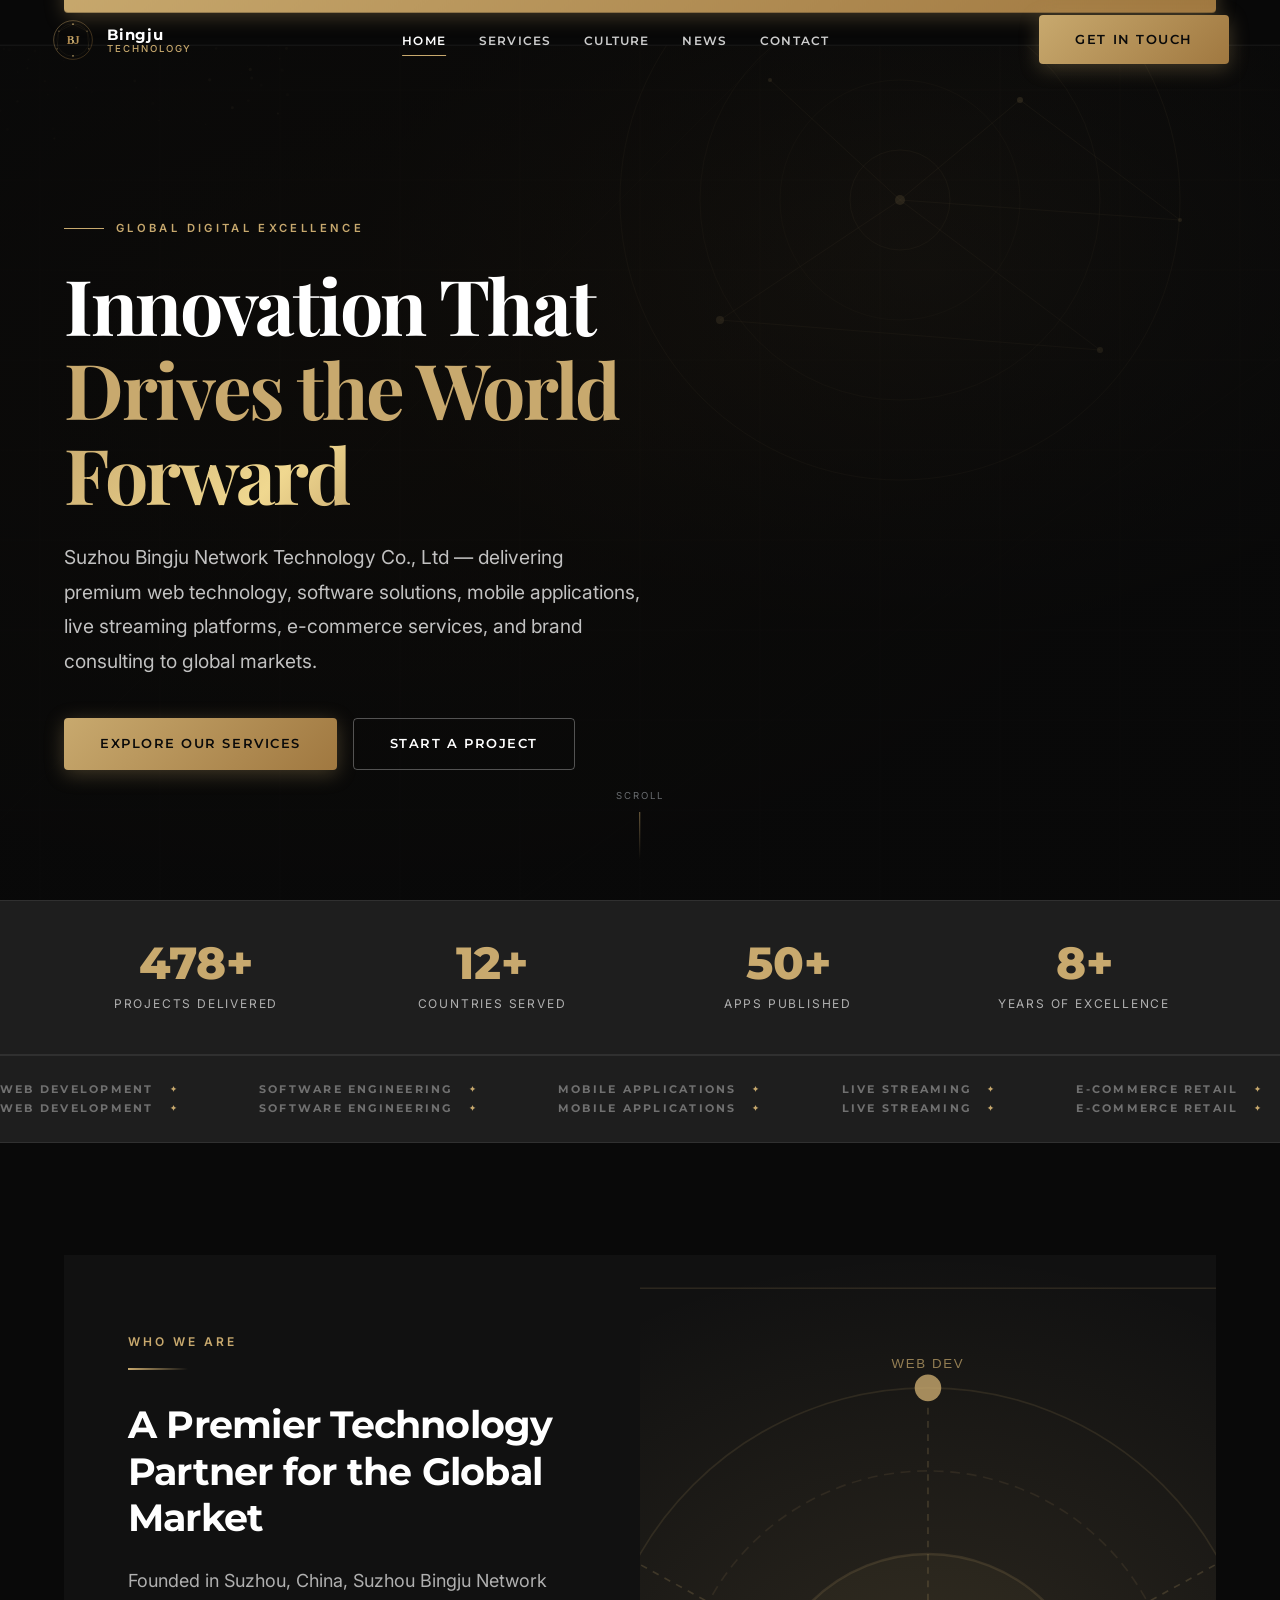
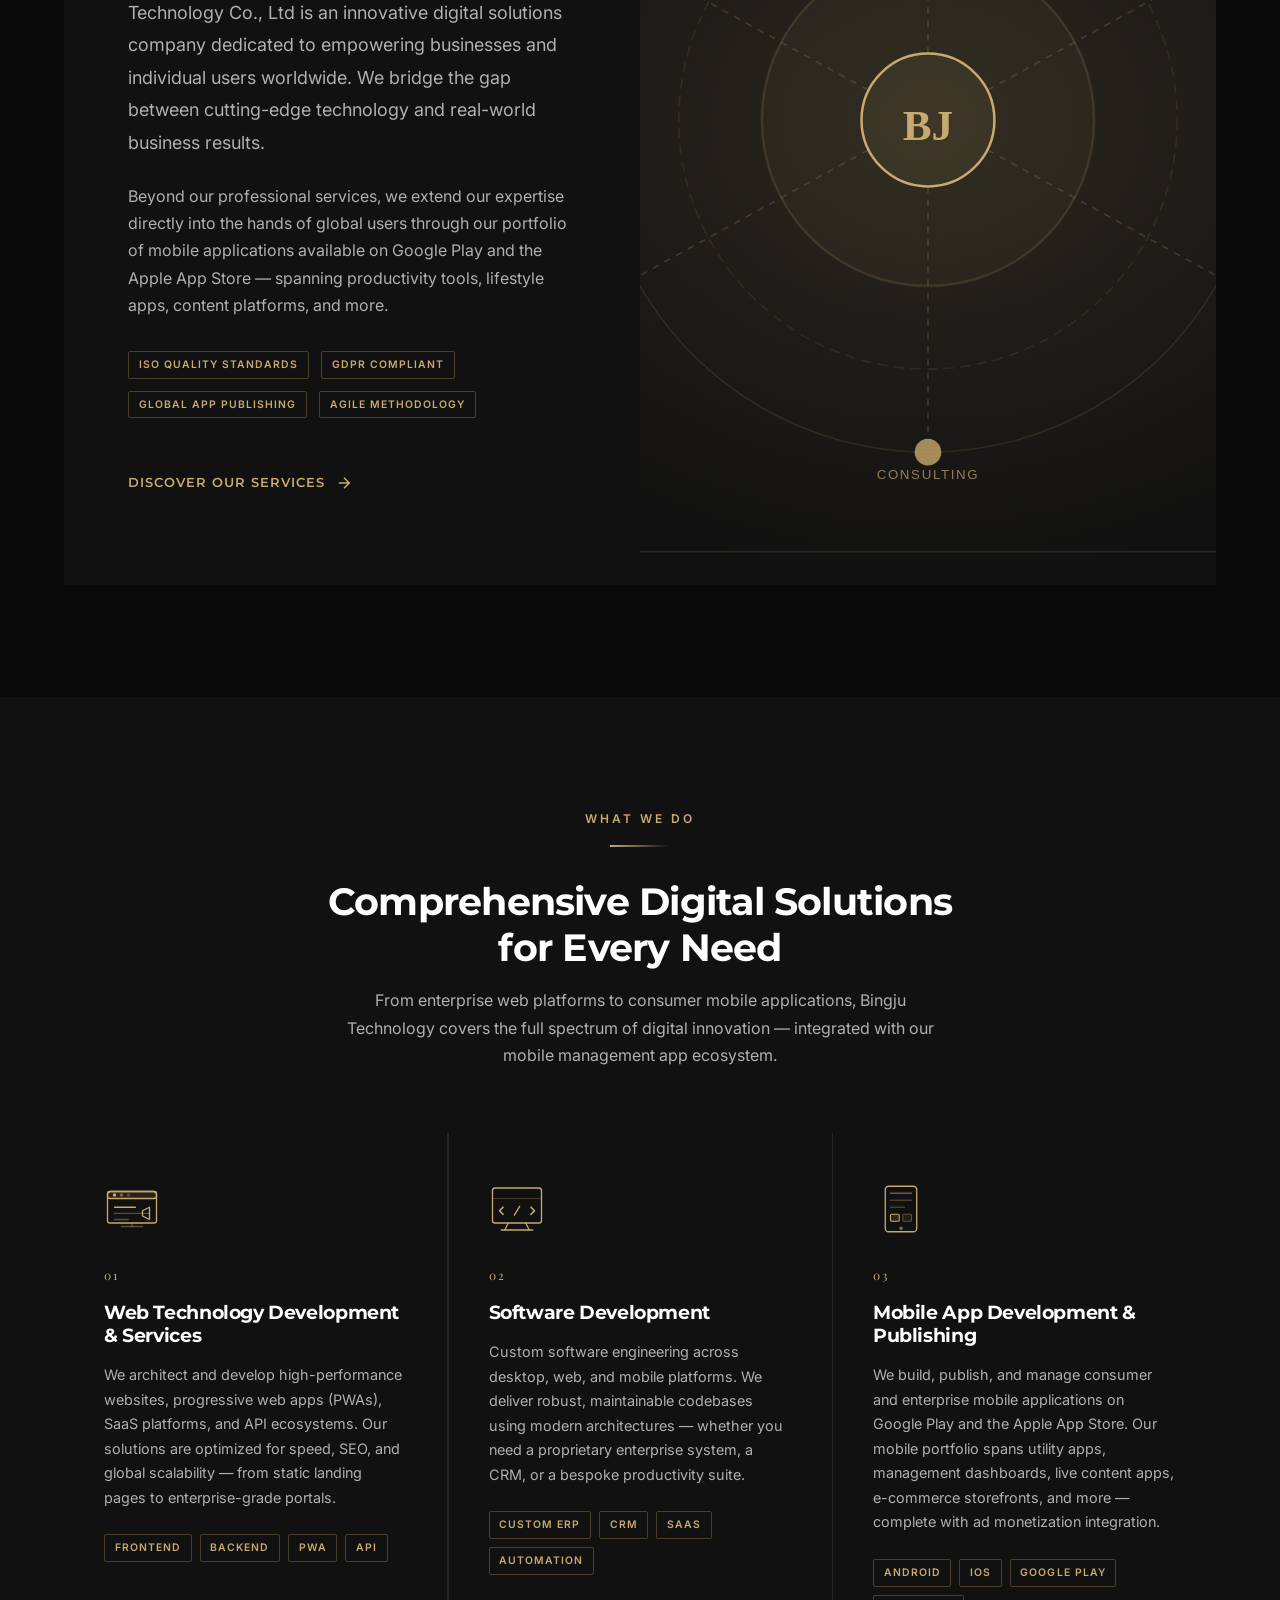
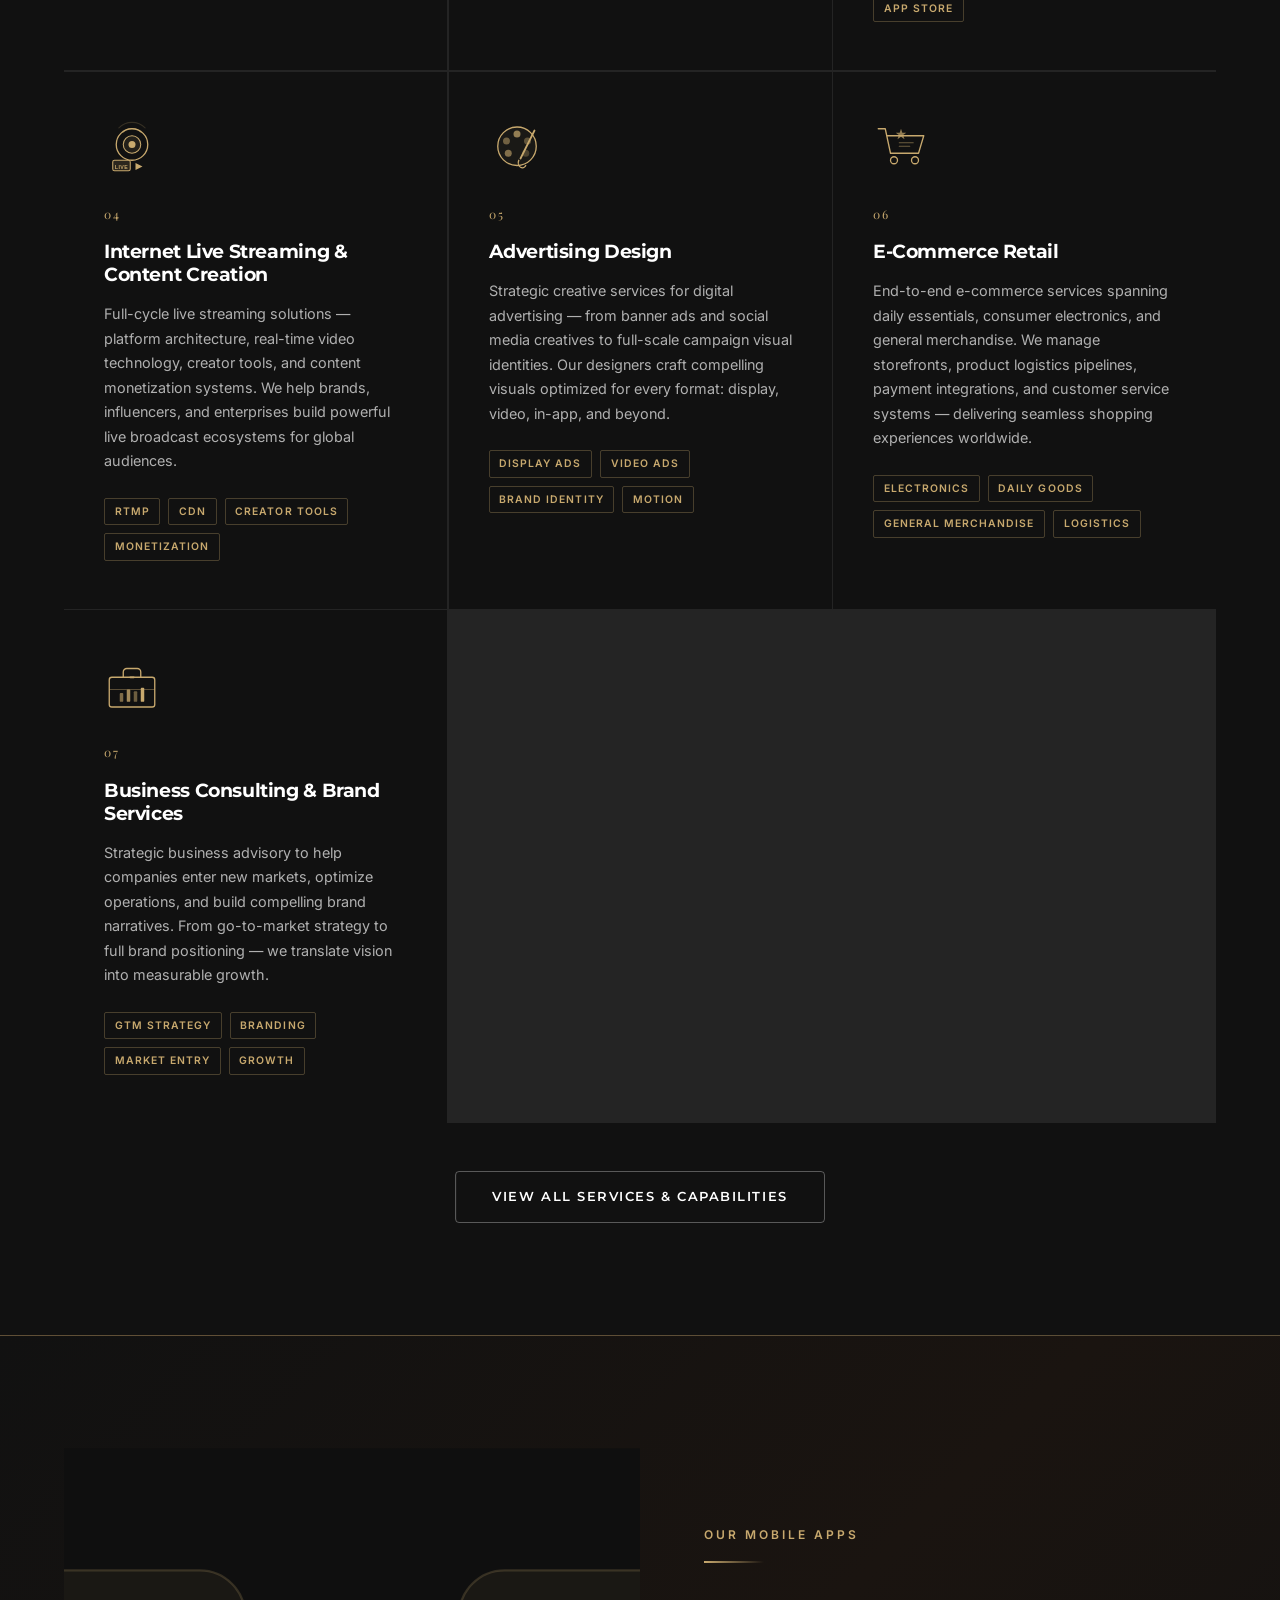
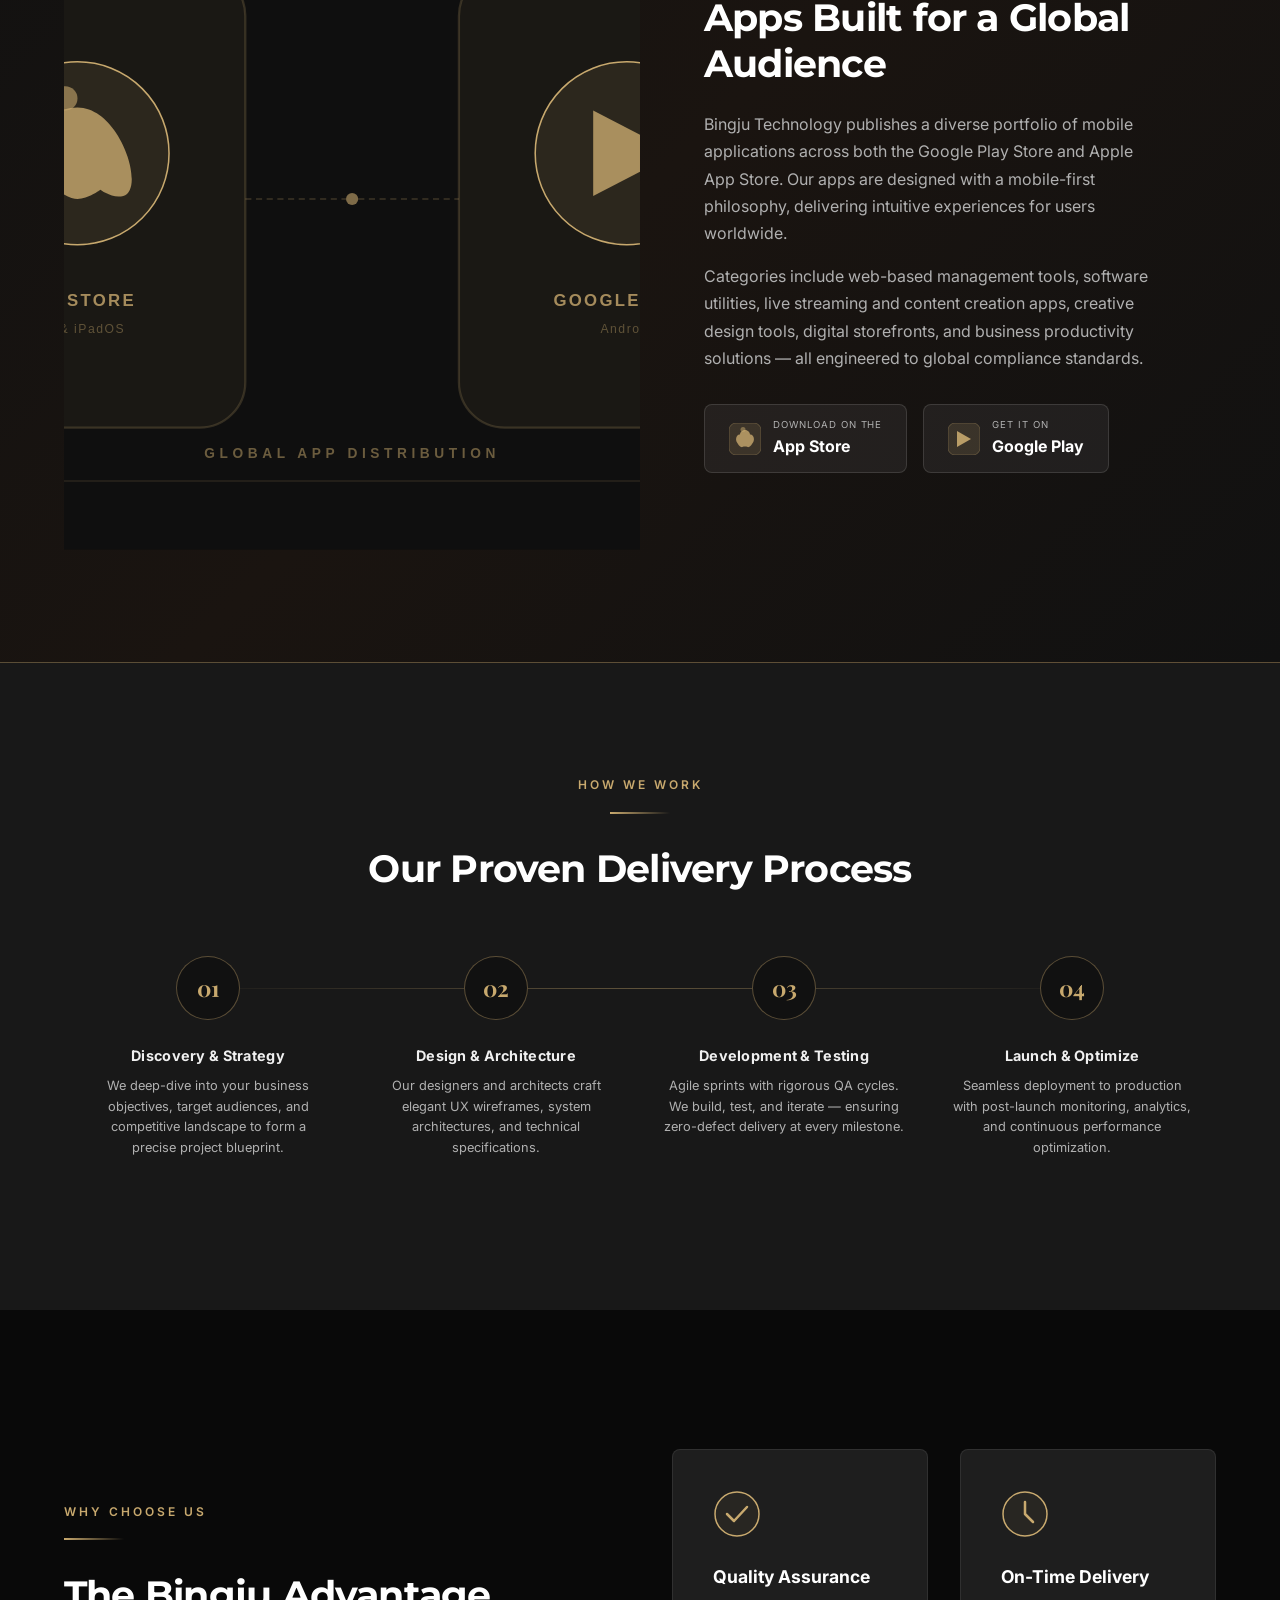
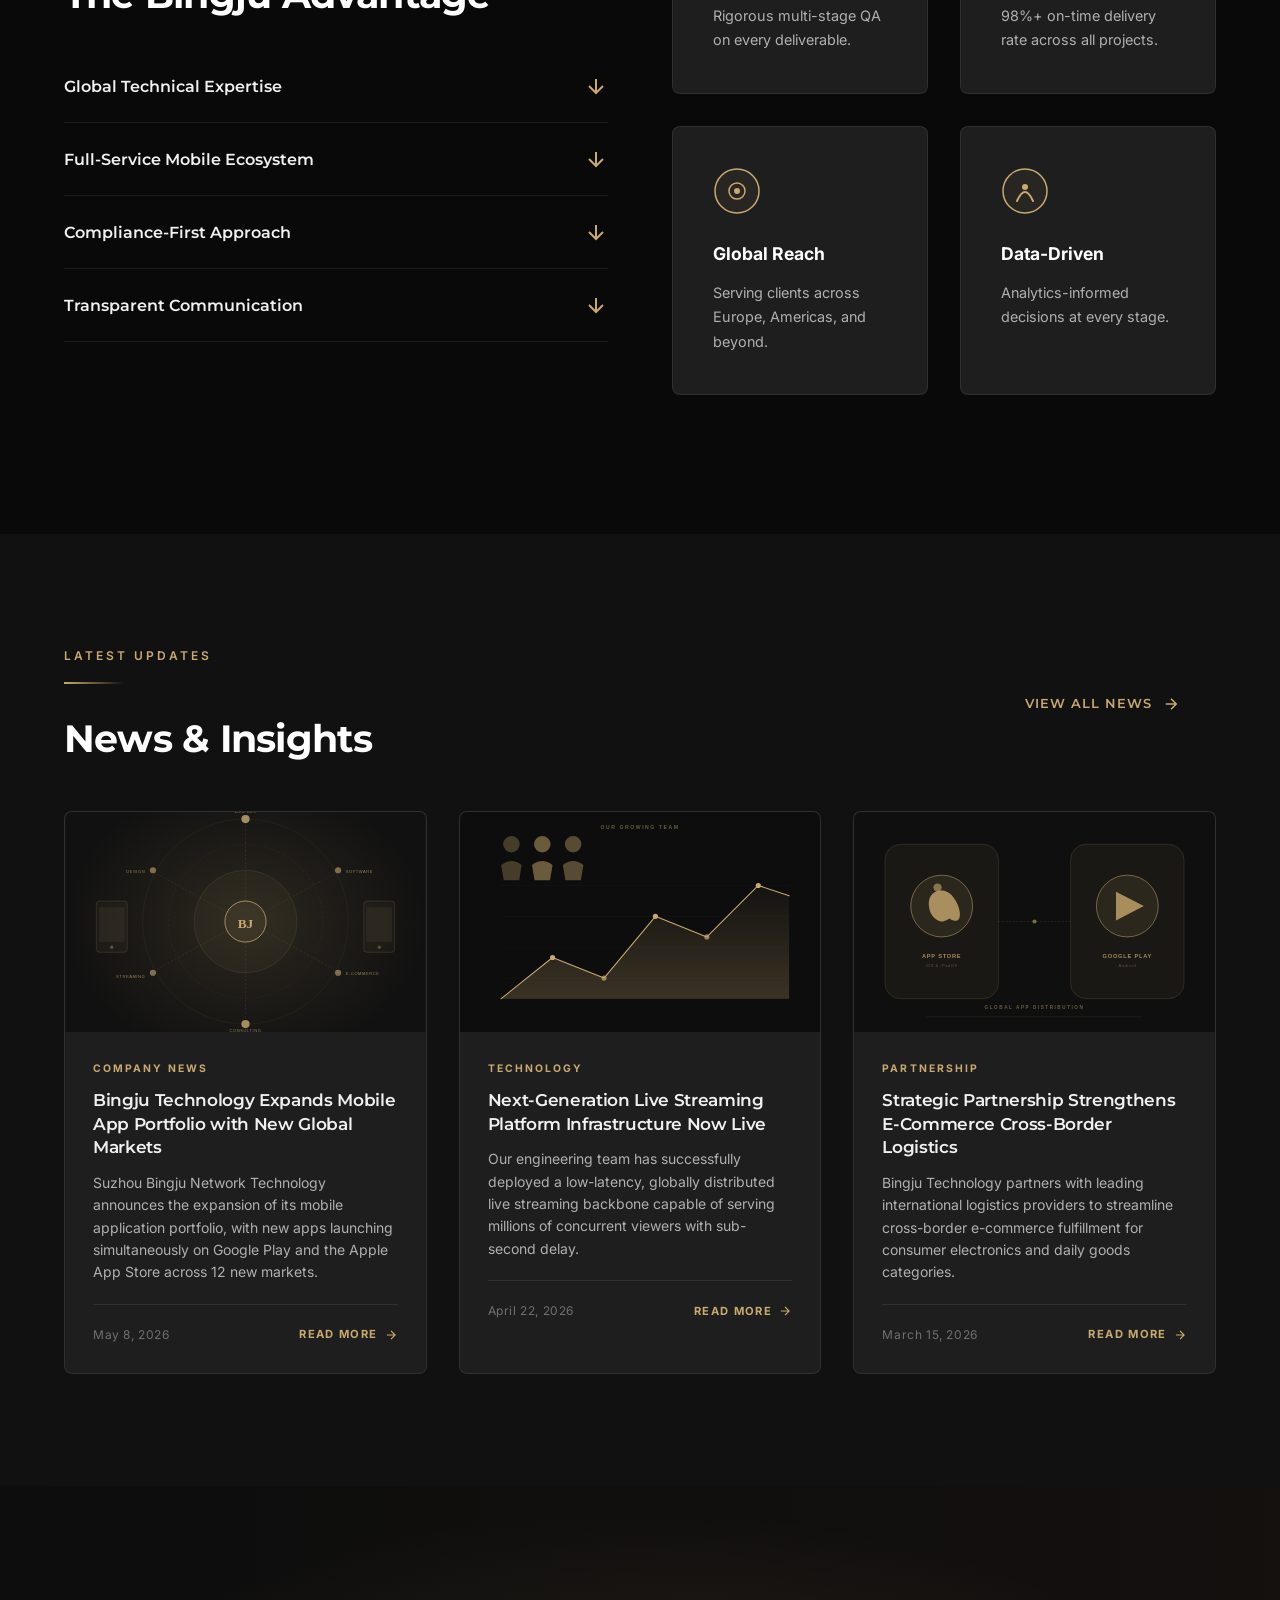
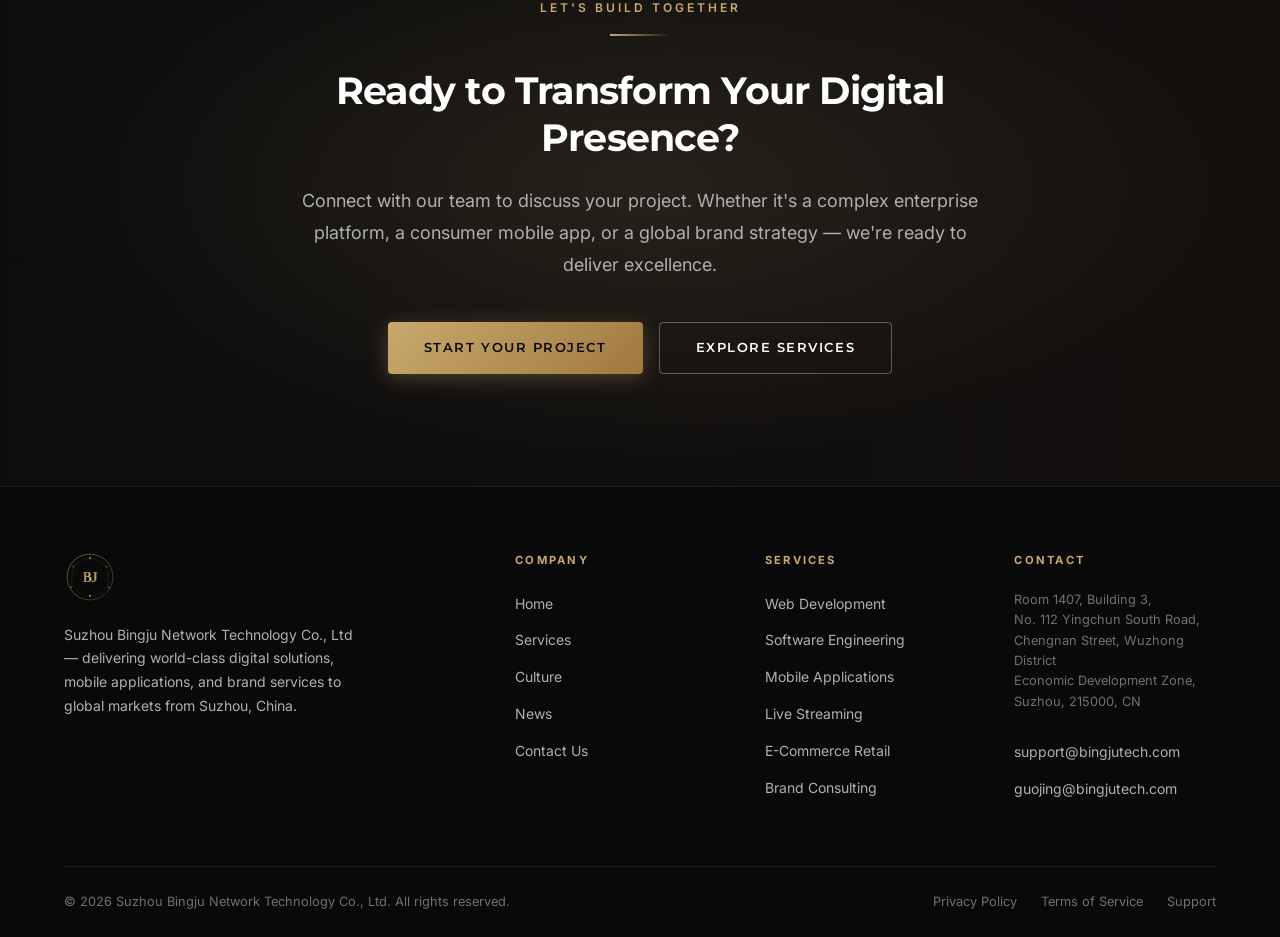
<file: index.html>
<!DOCTYPE html>
<html lang="en" dir="ltr">
<head>
  <meta charset="UTF-8">
  <meta name="viewport" content="width=device-width, initial-scale=1.0">
  <meta http-equiv="X-UA-Compatible" content="IE=edge">

  <!-- Primary SEO -->
  <title>Suzhou Bingju Network Technology Co., Ltd — Global Digital Solutions</title>
  <meta name="description" content="Suzhou Bingju Network Technology Co., Ltd delivers world-class web development, software engineering, mobile apps, live streaming solutions, e-commerce, and brand consulting to global clients. Available on Google Play and the App Store.">
  <meta name="keywords" content="Bingju Technology, web development, software development, mobile apps, live streaming, e-commerce, brand consulting, advertising design, Google Play, App Store, Suzhou technology company">
  <meta name="author" content="Suzhou Bingju Network Technology Co., Ltd">
  <meta name="robots" content="index, follow, max-snippet:-1, max-image-preview:large, max-video-preview:-1">
  <link rel="canonical" href="https://www.bingjutech.com/">

  <!-- Open Graph / Facebook -->
  <meta property="og:type" content="website">
  <meta property="og:url" content="https://www.bingjutech.com/">
  <meta property="og:title" content="Suzhou Bingju Network Technology Co., Ltd — Global Digital Solutions">
  <meta property="og:description" content="World-class digital solutions: web development, software, mobile apps, live streaming, e-commerce & brand consulting.">
  <meta property="og:image" content="https://www.bingjutech.com/images/og-home.png">
  <meta property="og:locale" content="en_US">
  <meta property="og:site_name" content="Bingju Technology">

  <!-- Twitter Card -->
  <meta name="twitter:card" content="summary_large_image">
  <meta name="twitter:title" content="Suzhou Bingju Network Technology Co., Ltd — Global Digital Solutions">
  <meta name="twitter:description" content="World-class digital solutions: web development, software, mobile apps, live streaming, e-commerce & brand consulting.">
  <meta name="twitter:image" content="https://www.bingjutech.com/images/og-home.png">

  <!-- Geo -->
  <meta name="geo.region" content="CN-JS">
  <meta name="geo.placename" content="Suzhou">

  <!-- Preconnect -->
  <link rel="preconnect" href="https://fonts.googleapis.com">
  <link rel="preconnect" href="https://fonts.gstatic.com" crossorigin>

  <!-- Favicon -->
  <link rel="icon" type="image/svg+xml" href="images/logo.svg">
  <link rel="apple-touch-icon" href="images/logo.svg">

  <!-- CSS -->
  <link rel="stylesheet" href="css/main.css">
  <link rel="stylesheet" href="css/animations.css">

  <!-- Structured Data -->
  <script type="application/ld+json">
  {
    "@context": "https://schema.org",
    "@type": "Corporation",
    "name": "Suzhou Bingju Network Technology Co., Ltd",
    "alternateName": "Bingju Technology",
    "url": "https://www.bingjutech.com",
    "logo": "https://www.bingjutech.com/images/logo.svg",
    "description": "Global digital solutions provider: web development, software engineering, mobile applications, live streaming, e-commerce, advertising design, and brand consulting.",
    "address": {
      "@type": "PostalAddress",
      "streetAddress": "Room 1407, Building 3, No. 112 Yingchun South Road, Chengnan Street, Wuzhong District Economic Development Zone",
      "addressLocality": "Suzhou",
      "postalCode": "215000",
      "addressCountry": "CN"
    },
    "contactPoint": [
      {
        "@type": "ContactPoint",
        "telephone": "",
        "contactType": "customer support",
        "email": "support@bingjutech.com",
        "availableLanguage": ["English"]
      },
      {
        "@type": "ContactPoint",
        "contactType": "sales",
        "email": "guojing@bingjutech.com",
        "availableLanguage": ["English"]
      }
    ],
    "sameAs": []
  }
  </script>
</head>
<body>

<!-- Page loader -->
<div id="page-loader"></div>
<!-- Cursor glow -->
<div id="cursor-glow" aria-hidden="true"></div>
<!-- Page transition overlay -->
<div id="page-transition" aria-hidden="true"></div>
<!-- Scroll progress -->
<div id="scroll-progress" style="position:fixed;top:0;left:0;height:2px;background:linear-gradient(90deg,#c8a96e,#e0c98a);z-index:10001;width:0;transition:width 0.1s linear;" aria-hidden="true"></div>

<!-- ═══════════════════════════════ NAVIGATION ══════════════════════════════ -->
<header role="banner">
  <nav class="nav nav--transparent" role="navigation" aria-label="Main navigation">
    <div class="nav__inner">
      <!-- Logo -->
      <a href="index.html" class="nav__logo" aria-label="Bingju Technology Home">
        <img src="images/logo.svg" alt="Bingju Technology Logo" class="nav__logo-img" width="44" height="44">
        <div class="nav__logo-text">
          <span class="nav__logo-name">Bingju</span>
          <span class="nav__logo-sub">Technology</span>
        </div>
      </a>

      <!-- Desktop links -->
      <ul class="nav__links" role="list">
        <li><a href="index.html"    class="nav__link">Home</a></li>
        <li><a href="services.html" class="nav__link">Services</a></li>
        <li><a href="culture.html"  class="nav__link">Culture</a></li>
        <li><a href="news.html"     class="nav__link">News</a></li>
        <li><a href="contact.html"  class="nav__link">Contact</a></li>
      </ul>

      <!-- CTA -->
      <div class="nav__cta">
        <a href="contact.html" class="btn btn--primary btn--magnetic">Get in Touch</a>
      </div>

      <!-- Hamburger -->
      <button class="nav__hamburger" aria-label="Toggle mobile menu" aria-expanded="false" aria-controls="mobile-menu">
        <span></span><span></span><span></span>
      </button>
    </div>
  </nav>

  <!-- Mobile menu -->
  <div class="nav__mobile-menu" id="mobile-menu" role="dialog" aria-label="Mobile navigation">
    <ul class="nav__mobile-links" role="list">
      <li><a href="index.html"    class="nav__mobile-link">Home</a></li>
      <li><a href="services.html" class="nav__mobile-link">Services</a></li>
      <li><a href="culture.html"  class="nav__mobile-link">Culture</a></li>
      <li><a href="news.html"     class="nav__mobile-link">News</a></li>
      <li><a href="contact.html"  class="nav__mobile-link">Contact</a></li>
      <li style="padding-top:1rem;">
        <a href="contact.html" class="btn btn--primary" style="width:100%;justify-content:center;">Get in Touch</a>
      </li>
    </ul>
  </div>
</header>

<main id="main-content">

<!-- ═══════════════════════════════ HERO ════════════════════════════════════ -->
<section class="hero" aria-labelledby="hero-title">
  <div class="hero__bg">
    <img src="images/hero-bg.svg" alt="" aria-hidden="true" class="hero__bg-svg">
  </div>
  <canvas id="particle-canvas" aria-hidden="true"></canvas>
  <div class="hero__overlay" aria-hidden="true"></div>

  <div class="container hero__content">
    <div class="hero__eyebrow hero-anim-1" aria-hidden="true">Global Digital Excellence</div>
    <h1 id="hero-title" class="display-1 hero__title hero-anim-2">
      Innovation That<br>
      <em>Drives the World</em><br>
      <span class="gradient-text">Forward</span>
    </h1>
    <p class="hero__desc hero-anim-3">
      Suzhou Bingju Network Technology Co., Ltd — delivering premium web technology, software solutions, mobile applications, live streaming platforms, e-commerce services, and brand consulting to global markets.
    </p>
    <div class="hero__actions hero-anim-4">
      <a href="services.html" class="btn btn--primary btn--magnetic">Explore Our Services</a>
      <a href="contact.html"  class="btn btn--outline">Start a Project</a>
    </div>
  </div>

  <!-- Scroll hint -->
  <a href="#about" class="hero__scroll-hint" aria-label="Scroll down">
    <span class="hero__scroll-text">Scroll</span>
    <span class="hero__scroll-line" aria-hidden="true"></span>
  </a>
</section>

<!-- ═══════════════════════════════ STATS BAR ════════════════════════════════ -->
<section class="stats-bar" aria-label="Company statistics">
  <div class="container">
    <div class="stats-bar__inner stagger" role="list">
      <div class="stat-item" role="listitem">
        <div class="stat-item__number">
          <span class="counter-value" data-target="500" data-suffix="+" data-duration="2000">500+</span>
        </div>
        <div class="stat-item__label">Projects Delivered</div>
      </div>
      <div class="stat-item" role="listitem">
        <div class="stat-item__number">
          <span class="counter-value" data-target="12" data-suffix="+" data-duration="1500">12+</span>
        </div>
        <div class="stat-item__label">Countries Served</div>
      </div>
      <div class="stat-item" role="listitem">
        <div class="stat-item__number">
          <span class="counter-value" data-target="50" data-suffix="+" data-duration="1800">50+</span>
        </div>
        <div class="stat-item__label">Apps Published</div>
      </div>
      <div class="stat-item" role="listitem">
        <div class="stat-item__number">
          <span class="counter-value" data-target="8" data-suffix="+" data-duration="1200">8+</span>
        </div>
        <div class="stat-item__label">Years of Excellence</div>
      </div>
    </div>
  </div>
</section>

<!-- ═══════════════════════════════ MARQUEE ══════════════════════════════════ -->
<div class="marquee-track" aria-hidden="true">
  <div class="marquee-inner" role="presentation">
    <span class="marquee-item">Web Development</span>
    <span class="marquee-item">Software Engineering</span>
    <span class="marquee-item">Mobile Applications</span>
    <span class="marquee-item">Live Streaming</span>
    <span class="marquee-item">E-Commerce Retail</span>
    <span class="marquee-item">Advertising Design</span>
    <span class="marquee-item">Brand Consulting</span>
    <span class="marquee-item">Google Play</span>
    <span class="marquee-item">App Store</span>
    <span class="marquee-item">Global Reach</span>
  </div>
</div>

<!-- ═══════════════════════════════ ABOUT ════════════════════════════════════ -->
<section id="about" class="section section--dark" aria-labelledby="about-title">
  <div class="container">
    <div class="feature-split">
      <div class="feature-split__content reveal-left">
        <p class="section-subtitle">Who We Are</p>
        <div class="gold-line"></div>
        <h2 id="about-title" class="section-title" style="margin-bottom:1.5rem;">
          A Premier Technology Partner for the Global Market
        </h2>
        <p class="body-lg text-muted" style="margin-bottom:1.5rem;">
          Founded in Suzhou, China, Suzhou Bingju Network Technology Co., Ltd is an innovative digital solutions company dedicated to empowering businesses and individual users worldwide. We bridge the gap between cutting-edge technology and real-world business results.
        </p>
        <p class="body-md text-muted" style="margin-bottom:2rem;">
          Beyond our professional services, we extend our expertise directly into the hands of global users through our portfolio of mobile applications available on Google Play and the Apple App Store — spanning productivity tools, lifestyle apps, content platforms, and more.
        </p>
        <div style="display:flex;flex-wrap:wrap;gap:0.75rem;margin-bottom:2.5rem;">
          <span class="tag">ISO Quality Standards</span>
          <span class="tag">GDPR Compliant</span>
          <span class="tag">Global App Publishing</span>
          <span class="tag">Agile Methodology</span>
        </div>
        <a href="services.html" class="btn btn--ghost">
          Discover Our Services
          <svg viewBox="0 0 24 24" fill="none" stroke="currentColor" stroke-width="2"><path d="M5 12h14M12 5l7 7-7 7"/></svg>
        </a>
      </div>
      <div class="feature-split__visual reveal-right">
        <img src="images/about-visual.svg" alt="Bingju Technology digital ecosystem illustration" width="700" height="560" loading="lazy">
      </div>
    </div>
  </div>
</section>

<!-- ═══════════════════════════════ SERVICES OVERVIEW ════════════════════════ -->
<section class="section section--mid" aria-labelledby="services-title">
  <div class="container">
    <div class="text-center reveal" style="margin-bottom:4rem;">
      <p class="section-subtitle">What We Do</p>
      <div class="gold-line gold-line--center"></div>
      <h2 id="services-title" class="section-title" style="max-width:640px;margin:0 auto 1rem;">
        Comprehensive Digital Solutions for Every Need
      </h2>
      <p class="body-md text-muted" style="max-width:600px;margin:0 auto;">
        From enterprise web platforms to consumer mobile applications, Bingju Technology covers the full spectrum of digital innovation — integrated with our mobile management app ecosystem.
      </p>
    </div>

    <!-- Service grid -->
    <div class="service-grid stagger" role="list">

      <!-- 1 Web -->
      <article class="service-card" role="listitem">
        <img src="images/icon-web-dev.svg" alt="" class="service-card__icon" width="56" height="56" aria-hidden="true">
        <div class="service-card__number">01</div>
        <h3 class="service-card__title">Web Technology Development &amp; Services</h3>
        <p class="service-card__desc">
          We architect and develop high-performance websites, progressive web apps (PWAs), SaaS platforms, and API ecosystems. Our solutions are optimized for speed, SEO, and global scalability — from static landing pages to enterprise-grade portals.
        </p>
        <div class="service-card__tags">
          <span class="tag">Frontend</span>
          <span class="tag">Backend</span>
          <span class="tag">PWA</span>
          <span class="tag">API</span>
        </div>
      </article>

      <!-- 2 Software -->
      <article class="service-card" role="listitem">
        <img src="images/icon-software.svg" alt="" class="service-card__icon" width="56" height="56" aria-hidden="true">
        <div class="service-card__number">02</div>
        <h3 class="service-card__title">Software Development</h3>
        <p class="service-card__desc">
          Custom software engineering across desktop, web, and mobile platforms. We deliver robust, maintainable codebases using modern architectures — whether you need a proprietary enterprise system, a CRM, or a bespoke productivity suite.
        </p>
        <div class="service-card__tags">
          <span class="tag">Custom ERP</span>
          <span class="tag">CRM</span>
          <span class="tag">SaaS</span>
          <span class="tag">Automation</span>
        </div>
      </article>

      <!-- 3 Mobile App -->
      <article class="service-card" role="listitem">
        <img src="images/icon-mobile-app.svg" alt="" class="service-card__icon" width="56" height="56" aria-hidden="true">
        <div class="service-card__number">03</div>
        <h3 class="service-card__title">Mobile App Development &amp; Publishing</h3>
        <p class="service-card__desc">
          We build, publish, and manage consumer and enterprise mobile applications on Google Play and the Apple App Store. Our mobile portfolio spans utility apps, management dashboards, live content apps, e-commerce storefronts, and more — complete with ad monetization integration.
        </p>
        <div class="service-card__tags">
          <span class="tag">Android</span>
          <span class="tag">iOS</span>
          <span class="tag">Google Play</span>
          <span class="tag">App Store</span>
        </div>
      </article>

      <!-- 4 Streaming -->
      <article class="service-card" role="listitem">
        <img src="images/icon-streaming.svg" alt="" class="service-card__icon" width="56" height="56" aria-hidden="true">
        <div class="service-card__number">04</div>
        <h3 class="service-card__title">Internet Live Streaming &amp; Content Creation</h3>
        <p class="service-card__desc">
          Full-cycle live streaming solutions — platform architecture, real-time video technology, creator tools, and content monetization systems. We help brands, influencers, and enterprises build powerful live broadcast ecosystems for global audiences.
        </p>
        <div class="service-card__tags">
          <span class="tag">RTMP</span>
          <span class="tag">CDN</span>
          <span class="tag">Creator Tools</span>
          <span class="tag">Monetization</span>
        </div>
      </article>

      <!-- 5 Design -->
      <article class="service-card" role="listitem">
        <img src="images/icon-design.svg" alt="" class="service-card__icon" width="56" height="56" aria-hidden="true">
        <div class="service-card__number">05</div>
        <h3 class="service-card__title">Advertising Design</h3>
        <p class="service-card__desc">
          Strategic creative services for digital advertising — from banner ads and social media creatives to full-scale campaign visual identities. Our designers craft compelling visuals optimized for every format: display, video, in-app, and beyond.
        </p>
        <div class="service-card__tags">
          <span class="tag">Display Ads</span>
          <span class="tag">Video Ads</span>
          <span class="tag">Brand Identity</span>
          <span class="tag">Motion</span>
        </div>
      </article>

      <!-- 6 E-commerce -->
      <article class="service-card" role="listitem">
        <img src="images/icon-ecommerce.svg" alt="" class="service-card__icon" width="56" height="56" aria-hidden="true">
        <div class="service-card__number">06</div>
        <h3 class="service-card__title">E-Commerce Retail</h3>
        <p class="service-card__desc">
          End-to-end e-commerce services spanning daily essentials, consumer electronics, and general merchandise. We manage storefronts, product logistics pipelines, payment integrations, and customer service systems — delivering seamless shopping experiences worldwide.
        </p>
        <div class="service-card__tags">
          <span class="tag">Electronics</span>
          <span class="tag">Daily Goods</span>
          <span class="tag">General Merchandise</span>
          <span class="tag">Logistics</span>
        </div>
      </article>

      <!-- 7 Consulting -->
      <article class="service-card" role="listitem">
        <img src="images/icon-consulting.svg" alt="" class="service-card__icon" width="56" height="56" aria-hidden="true">
        <div class="service-card__number">07</div>
        <h3 class="service-card__title">Business Consulting &amp; Brand Services</h3>
        <p class="service-card__desc">
          Strategic business advisory to help companies enter new markets, optimize operations, and build compelling brand narratives. From go-to-market strategy to full brand positioning — we translate vision into measurable growth.
        </p>
        <div class="service-card__tags">
          <span class="tag">GTM Strategy</span>
          <span class="tag">Branding</span>
          <span class="tag">Market Entry</span>
          <span class="tag">Growth</span>
        </div>
      </article>

    </div>

    <div class="text-center" style="margin-top:3rem;">
      <a href="services.html" class="btn btn--outline">View All Services &amp; Capabilities</a>
    </div>
  </div>
</section>

<!-- ═══════════════════════════════ APP STORE SECTION ════════════════════════ -->
<section class="section app-store-section" aria-labelledby="app-title">
  <div class="container">
    <div class="feature-split">
      <div class="feature-split__visual reveal-left">
        <img src="images/app-stores-visual.svg" alt="Bingju apps available on Google Play and Apple App Store" width="700" height="460" loading="lazy">
      </div>
      <div class="feature-split__content reveal-right" style="background:transparent;padding-left:4rem;">
        <p class="section-subtitle">Our Mobile Apps</p>
        <div class="gold-line"></div>
        <h2 id="app-title" class="section-title" style="margin-bottom:1.5rem;">
          Apps Built for a Global Audience
        </h2>
        <p class="body-md text-muted" style="margin-bottom:1rem;">
          Bingju Technology publishes a diverse portfolio of mobile applications across both the Google Play Store and Apple App Store. Our apps are designed with a mobile-first philosophy, delivering intuitive experiences for users worldwide.
        </p>
        <p class="body-md text-muted" style="margin-bottom:2rem;">
          Categories include web-based management tools, software utilities, live streaming and content creation apps, creative design tools, digital storefronts, and business productivity solutions — all engineered to global compliance standards.
        </p>
        <div class="app-badges">
          <a href="#" class="app-badge" aria-label="Download on the App Store">
            <svg class="app-badge__icon" viewBox="0 0 32 32" fill="none" xmlns="http://www.w3.org/2000/svg" aria-hidden="true">
              <rect width="32" height="32" rx="7" fill="rgba(200,169,110,0.15)" stroke="rgba(200,169,110,0.3)" stroke-width="1"/>
              <path d="M16 7C13 7 11 9.5 11 11.5C11 11.5 9.5 11 8 13C6.5 15 7 18 8 19.5C9 21 10.5 23.5 12 24C13.5 24.5 13.5 23.5 16 23.5C18.5 23.5 18.5 24.5 20 24C21.5 23.5 23 21 24 19.5C25 18 25.5 15 24 13C22.5 11 21 11.5 21 11.5C21 9.5 19 7 16 7Z" fill="#c8a96e" opacity="0.8"/>
              <circle cx="14" cy="6.5" r="2.5" fill="rgba(200,169,110,0.5)"/>
            </svg>
            <div class="app-badge__text">
              <span class="app-badge__small">Download on the</span>
              <span class="app-badge__name">App Store</span>
            </div>
          </a>
          <a href="#" class="app-badge" aria-label="Get it on Google Play">
            <svg class="app-badge__icon" viewBox="0 0 32 32" fill="none" xmlns="http://www.w3.org/2000/svg" aria-hidden="true">
              <rect width="32" height="32" rx="7" fill="rgba(200,169,110,0.15)" stroke="rgba(200,169,110,0.3)" stroke-width="1"/>
              <path d="M9 8 L23 16 L9 24 Z" fill="#c8a96e" opacity="0.9"/>
            </svg>
            <div class="app-badge__text">
              <span class="app-badge__small">Get it on</span>
              <span class="app-badge__name">Google Play</span>
            </div>
          </a>
        </div>
      </div>
    </div>
  </div>
</section>

<!-- ═══════════════════════════════ PROCESS ══════════════════════════════════ -->
<section class="section section--surface" aria-labelledby="process-title">
  <div class="container">
    <div class="text-center reveal" style="margin-bottom:4rem;">
      <p class="section-subtitle">How We Work</p>
      <div class="gold-line gold-line--center"></div>
      <h2 id="process-title" class="section-title">Our Proven Delivery Process</h2>
    </div>
    <div class="process-steps stagger">
      <div class="process-step">
        <div class="process-step__number">01</div>
        <div class="process-step__title">Discovery &amp; Strategy</div>
        <div class="process-step__desc">We deep-dive into your business objectives, target audiences, and competitive landscape to form a precise project blueprint.</div>
      </div>
      <div class="process-step">
        <div class="process-step__number">02</div>
        <div class="process-step__title">Design &amp; Architecture</div>
        <div class="process-step__desc">Our designers and architects craft elegant UX wireframes, system architectures, and technical specifications.</div>
      </div>
      <div class="process-step">
        <div class="process-step__number">03</div>
        <div class="process-step__title">Development &amp; Testing</div>
        <div class="process-step__desc">Agile sprints with rigorous QA cycles. We build, test, and iterate — ensuring zero-defect delivery at every milestone.</div>
      </div>
      <div class="process-step">
        <div class="process-step__number">04</div>
        <div class="process-step__title">Launch &amp; Optimize</div>
        <div class="process-step__desc">Seamless deployment to production with post-launch monitoring, analytics, and continuous performance optimization.</div>
      </div>
    </div>
  </div>
</section>

<!-- ═══════════════════════════════ WHY BINGJU ═══════════════════════════════ -->
<section class="section section--dark" aria-labelledby="why-title">
  <div class="container">
    <div class="feature-split" style="gap:4rem;align-items:center;">
      <div class="reveal-left">
        <p class="section-subtitle">Why Choose Us</p>
        <div class="gold-line"></div>
        <h2 id="why-title" class="section-title" style="margin-bottom:2rem;">
          The Bingju Advantage
        </h2>
        <div class="accordion">
          <div class="accordion__item">
            <button class="accordion__trigger" aria-expanded="false">
              Global Technical Expertise
              <svg class="accordion__icon" viewBox="0 0 24 24" fill="none" stroke="currentColor" stroke-width="2" aria-hidden="true"><path d="M12 5v14M5 12l7 7 7-7"/></svg>
            </button>
            <div class="accordion__body" role="region">
              <div class="accordion__body-inner">
                Our engineering team possesses deep expertise across web stacks, native and cross-platform mobile development, cloud infrastructure, and DevOps — enabling us to tackle projects of any complexity from day one.
              </div>
            </div>
          </div>
          <div class="accordion__item">
            <button class="accordion__trigger" aria-expanded="false">
              Full-Service Mobile Ecosystem
              <svg class="accordion__icon" viewBox="0 0 24 24" fill="none" stroke="currentColor" stroke-width="2" aria-hidden="true"><path d="M12 5v14M5 12l7 7 7-7"/></svg>
            </button>
            <div class="accordion__body" role="region">
              <div class="accordion__body-inner">
                We handle the entire mobile app lifecycle — development, design, compliance, App Store Optimization (ASO), and ad monetization — so you can focus on your business while we drive user acquisition and revenue.
              </div>
            </div>
          </div>
          <div class="accordion__item">
            <button class="accordion__trigger" aria-expanded="false">
              Compliance-First Approach
              <svg class="accordion__icon" viewBox="0 0 24 24" fill="none" stroke="currentColor" stroke-width="2" aria-hidden="true"><path d="M12 5v14M5 12l7 7 7-7"/></svg>
            </button>
            <div class="accordion__body" role="region">
              <div class="accordion__body-inner">
                All our products and services are built with GDPR, CCPA, COPPA, and global privacy regulations at the core. We ensure your digital assets meet every market's legal requirements.
              </div>
            </div>
          </div>
          <div class="accordion__item">
            <button class="accordion__trigger" aria-expanded="false">
              Transparent Communication
              <svg class="accordion__icon" viewBox="0 0 24 24" fill="none" stroke="currentColor" stroke-width="2" aria-hidden="true"><path d="M12 5v14M5 12l7 7 7-7"/></svg>
            </button>
            <div class="accordion__body" role="region">
              <div class="accordion__body-inner">
                Real-time project dashboards, dedicated account managers, and regular milestone reviews ensure you are always informed and in control of your project's progress.
              </div>
            </div>
          </div>
        </div>
      </div>

      <div class="reveal-right">
        <div class="value-grid" style="grid-template-columns:1fr 1fr;">
          <div class="value-card tilt-card">
            <svg class="value-card__icon" viewBox="0 0 48 48" fill="none" aria-hidden="true">
              <circle cx="24" cy="24" r="22" stroke="#c8a96e" stroke-width="1.5" fill="rgba(200,169,110,0.06)"/>
              <path d="M14 24 L21 31 L34 17" stroke="#c8a96e" stroke-width="2.5" stroke-linecap="round" stroke-linejoin="round"/>
            </svg>
            <div class="value-card__title">Quality Assurance</div>
            <div class="value-card__desc">Rigorous multi-stage QA on every deliverable.</div>
          </div>
          <div class="value-card tilt-card">
            <svg class="value-card__icon" viewBox="0 0 48 48" fill="none" aria-hidden="true">
              <circle cx="24" cy="24" r="22" stroke="#c8a96e" stroke-width="1.5" fill="rgba(200,169,110,0.06)"/>
              <path d="M24 12 L24 24 L32 32" stroke="#c8a96e" stroke-width="2.5" stroke-linecap="round" stroke-linejoin="round"/>
            </svg>
            <div class="value-card__title">On-Time Delivery</div>
            <div class="value-card__desc">98%+ on-time delivery rate across all projects.</div>
          </div>
          <div class="value-card tilt-card">
            <svg class="value-card__icon" viewBox="0 0 48 48" fill="none" aria-hidden="true">
              <circle cx="24" cy="24" r="22" stroke="#c8a96e" stroke-width="1.5" fill="rgba(200,169,110,0.06)"/>
              <circle cx="24" cy="24" r="8" stroke="#c8a96e" stroke-width="1.5" fill="none"/>
              <circle cx="24" cy="24" r="3"  fill="#c8a96e"/>
            </svg>
            <div class="value-card__title">Global Reach</div>
            <div class="value-card__desc">Serving clients across Europe, Americas, and beyond.</div>
          </div>
          <div class="value-card tilt-card">
            <svg class="value-card__icon" viewBox="0 0 48 48" fill="none" aria-hidden="true">
              <circle cx="24" cy="24" r="22" stroke="#c8a96e" stroke-width="1.5" fill="rgba(200,169,110,0.06)"/>
              <path d="M16 34 Q24 16 32 34" stroke="#c8a96e" stroke-width="2" fill="none" stroke-linecap="round"/>
              <circle cx="24" cy="20" r="3" fill="#c8a96e"/>
            </svg>
            <div class="value-card__title">Data-Driven</div>
            <div class="value-card__desc">Analytics-informed decisions at every stage.</div>
          </div>
        </div>
      </div>
    </div>
  </div>
</section>

<!-- ═══════════════════════════════ NEWS PREVIEW ═════════════════════════════ -->
<section class="section section--mid" aria-labelledby="news-preview-title">
  <div class="container">
    <div class="flex-between reveal" style="margin-bottom:3rem;flex-wrap:wrap;gap:1rem;">
      <div>
        <p class="section-subtitle">Latest Updates</p>
        <div class="gold-line"></div>
        <h2 id="news-preview-title" class="section-title">News &amp; Insights</h2>
      </div>
      <a href="news.html" class="btn btn--ghost">
        View All News
        <svg viewBox="0 0 24 24" fill="none" stroke="currentColor" stroke-width="2" aria-hidden="true"><path d="M5 12h14M12 5l7 7-7 7"/></svg>
      </a>
    </div>

    <div class="news-grid stagger">
      <article class="news-card" data-category="company">
        <div class="news-card__visual">
          <img src="images/about-visual.svg" alt="Bingju Technology expands global app publishing" width="700" height="220" loading="lazy">
        </div>
        <div class="news-card__body">
          <div class="news-card__category">Company News</div>
          <h3 class="news-card__title">Bingju Technology Expands Mobile App Portfolio with New Global Markets</h3>
          <p class="news-card__excerpt">Suzhou Bingju Network Technology announces the expansion of its mobile application portfolio, with new apps launching simultaneously on Google Play and the Apple App Store across 12 new markets.</p>
          <div class="news-card__meta">
            <span class="news-card__date">May 8, 2026</span>
            <a href="news.html" class="news-card__read-more">Read More <svg width="14" height="14" viewBox="0 0 24 24" fill="none" stroke="currentColor" stroke-width="2" aria-hidden="true"><path d="M5 12h14M12 5l7 7-7 7"/></svg></a>
          </div>
        </div>
      </article>

      <article class="news-card" data-category="technology">
        <div class="news-card__visual">
          <img src="images/culture-visual.svg" alt="New streaming platform launch" width="700" height="220" loading="lazy">
        </div>
        <div class="news-card__body">
          <div class="news-card__category">Technology</div>
          <h3 class="news-card__title">Next-Generation Live Streaming Platform Infrastructure Now Live</h3>
          <p class="news-card__excerpt">Our engineering team has successfully deployed a low-latency, globally distributed live streaming backbone capable of serving millions of concurrent viewers with sub-second delay.</p>
          <div class="news-card__meta">
            <span class="news-card__date">April 22, 2026</span>
            <a href="news.html" class="news-card__read-more">Read More <svg width="14" height="14" viewBox="0 0 24 24" fill="none" stroke="currentColor" stroke-width="2" aria-hidden="true"><path d="M5 12h14M12 5l7 7-7 7"/></svg></a>
          </div>
        </div>
      </article>

      <article class="news-card" data-category="partnership">
        <div class="news-card__visual">
          <img src="images/app-stores-visual.svg" alt="E-commerce partnership announcement" width="700" height="220" loading="lazy">
        </div>
        <div class="news-card__body">
          <div class="news-card__category">Partnership</div>
          <h3 class="news-card__title">Strategic Partnership Strengthens E-Commerce Cross-Border Logistics</h3>
          <p class="news-card__excerpt">Bingju Technology partners with leading international logistics providers to streamline cross-border e-commerce fulfillment for consumer electronics and daily goods categories.</p>
          <div class="news-card__meta">
            <span class="news-card__date">March 15, 2026</span>
            <a href="news.html" class="news-card__read-more">Read More <svg width="14" height="14" viewBox="0 0 24 24" fill="none" stroke="currentColor" stroke-width="2" aria-hidden="true"><path d="M5 12h14M12 5l7 7-7 7"/></svg></a>
          </div>
        </div>
      </article>
    </div>
  </div>
</section>

<!-- ═══════════════════════════════ CTA ══════════════════════════════════════ -->
<section class="cta-section animated-bg" aria-labelledby="cta-title">
  <div class="cta-section__bg" aria-hidden="true"></div>
  <div class="container cta-section__inner">
    <div class="reveal" style="max-width:700px;margin:0 auto;">
      <p class="section-subtitle">Let's Build Together</p>
      <div class="gold-line gold-line--center"></div>
      <h2 id="cta-title" class="section-title" style="margin-bottom:1.5rem;">
        Ready to Transform Your Digital Presence?
      </h2>
      <p class="body-lg text-muted" style="margin-bottom:2.5rem;">
        Connect with our team to discuss your project. Whether it's a complex enterprise platform, a consumer mobile app, or a global brand strategy — we're ready to deliver excellence.
      </p>
      <div style="display:flex;gap:1rem;justify-content:center;flex-wrap:wrap;">
        <a href="contact.html" class="btn btn--primary btn--magnetic">Start Your Project</a>
        <a href="services.html" class="btn btn--outline">Explore Services</a>
      </div>
    </div>
  </div>
</section>

</main>

<!-- ═══════════════════════════════ FOOTER ════════════════════════════════════ -->
<footer class="footer" role="contentinfo">
  <div class="container">
    <div class="footer__main">
      <div class="footer__brand">
        <a href="index.html" aria-label="Bingju Technology Home">
          <img src="images/logo.svg" alt="Bingju Technology" width="52" height="52">
        </a>
        <p>
          Suzhou Bingju Network Technology Co., Ltd — delivering world-class digital solutions, mobile applications, and brand services to global markets from Suzhou, China.
        </p>
      </div>

      <nav aria-label="Footer navigation — Company">
        <div class="footer__heading">Company</div>
        <ul class="footer__links" role="list">
          <li><a href="index.html"    class="footer__link">Home</a></li>
          <li><a href="services.html" class="footer__link">Services</a></li>
          <li><a href="culture.html"  class="footer__link">Culture</a></li>
          <li><a href="news.html"     class="footer__link">News</a></li>
          <li><a href="contact.html"  class="footer__link">Contact Us</a></li>
        </ul>
      </nav>

      <nav aria-label="Footer navigation — Services">
        <div class="footer__heading">Services</div>
        <ul class="footer__links" role="list">
          <li><a href="services.html" class="footer__link">Web Development</a></li>
          <li><a href="services.html" class="footer__link">Software Engineering</a></li>
          <li><a href="services.html" class="footer__link">Mobile Applications</a></li>
          <li><a href="services.html" class="footer__link">Live Streaming</a></li>
          <li><a href="services.html" class="footer__link">E-Commerce Retail</a></li>
          <li><a href="services.html" class="footer__link">Brand Consulting</a></li>
        </ul>
      </nav>

      <div>
        <div class="footer__heading">Contact</div>
        <ul class="footer__links" role="list">
          <li class="footer__link" style="color:var(--color-text-3);font-size:0.8rem;line-height:1.6;">
            Room 1407, Building 3,<br>
            No. 112 Yingchun South Road,<br>
            Chengnan Street, Wuzhong District<br>
            Economic Development Zone,<br>
            Suzhou, 215000, CN
          </li>
          <li style="margin-top:1rem;">
            <a href="mailto:support@bingjutech.com" class="footer__link">support@bingjutech.com</a>
          </li>
          <li>
            <a href="mailto:guojing@bingjutech.com" class="footer__link">guojing@bingjutech.com</a>
          </li>
        </ul>
      </div>
    </div>

    <div class="footer__bottom">
      <p class="footer__copy">
        &copy; 2026 Suzhou Bingju Network Technology Co., Ltd. All rights reserved.
      </p>
      <nav class="footer__legal-links" aria-label="Legal">
        <a href="privacy.html" class="footer__legal-link">Privacy Policy</a>
        <a href="terms.html"   class="footer__legal-link">Terms of Service</a>
        <a href="contact.html" class="footer__legal-link">Support</a>
      </nav>
    </div>
  </div>
</footer>

<!-- Back to top -->
<button id="back-to-top" aria-label="Back to top" style="position:fixed;bottom:2rem;right:2rem;width:48px;height:48px;border-radius:50%;background:var(--color-gold);color:#000;display:flex;align-items:center;justify-content:center;opacity:0;transition:opacity 0.3s,transform 0.3s;z-index:500;border:none;cursor:pointer;" title="Back to top">
  <svg width="20" height="20" viewBox="0 0 24 24" fill="none" stroke="currentColor" stroke-width="2.5" aria-hidden="true"><path d="M18 15l-6-6-6 6"/></svg>
</button>

<script src="js/animations.js"></script>
<script src="js/main.js"></script>
</body>
</html>
</file>
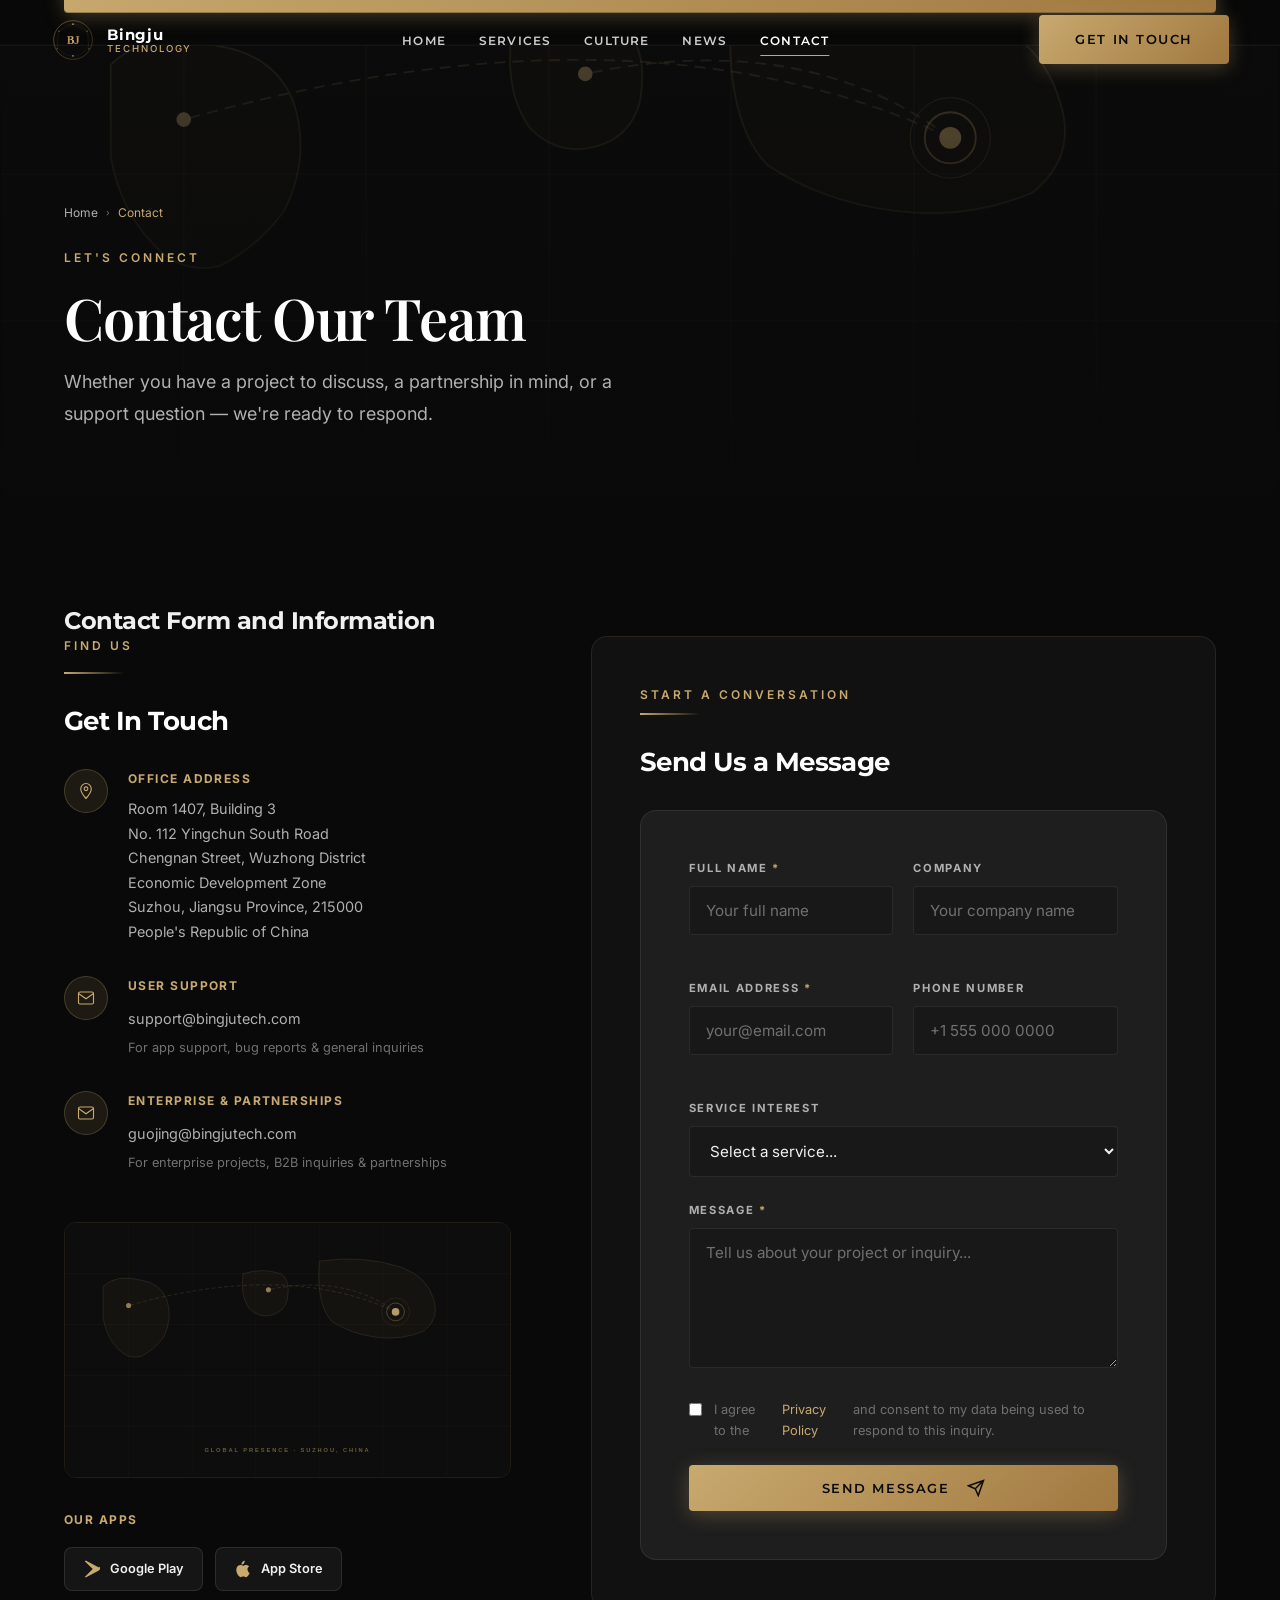
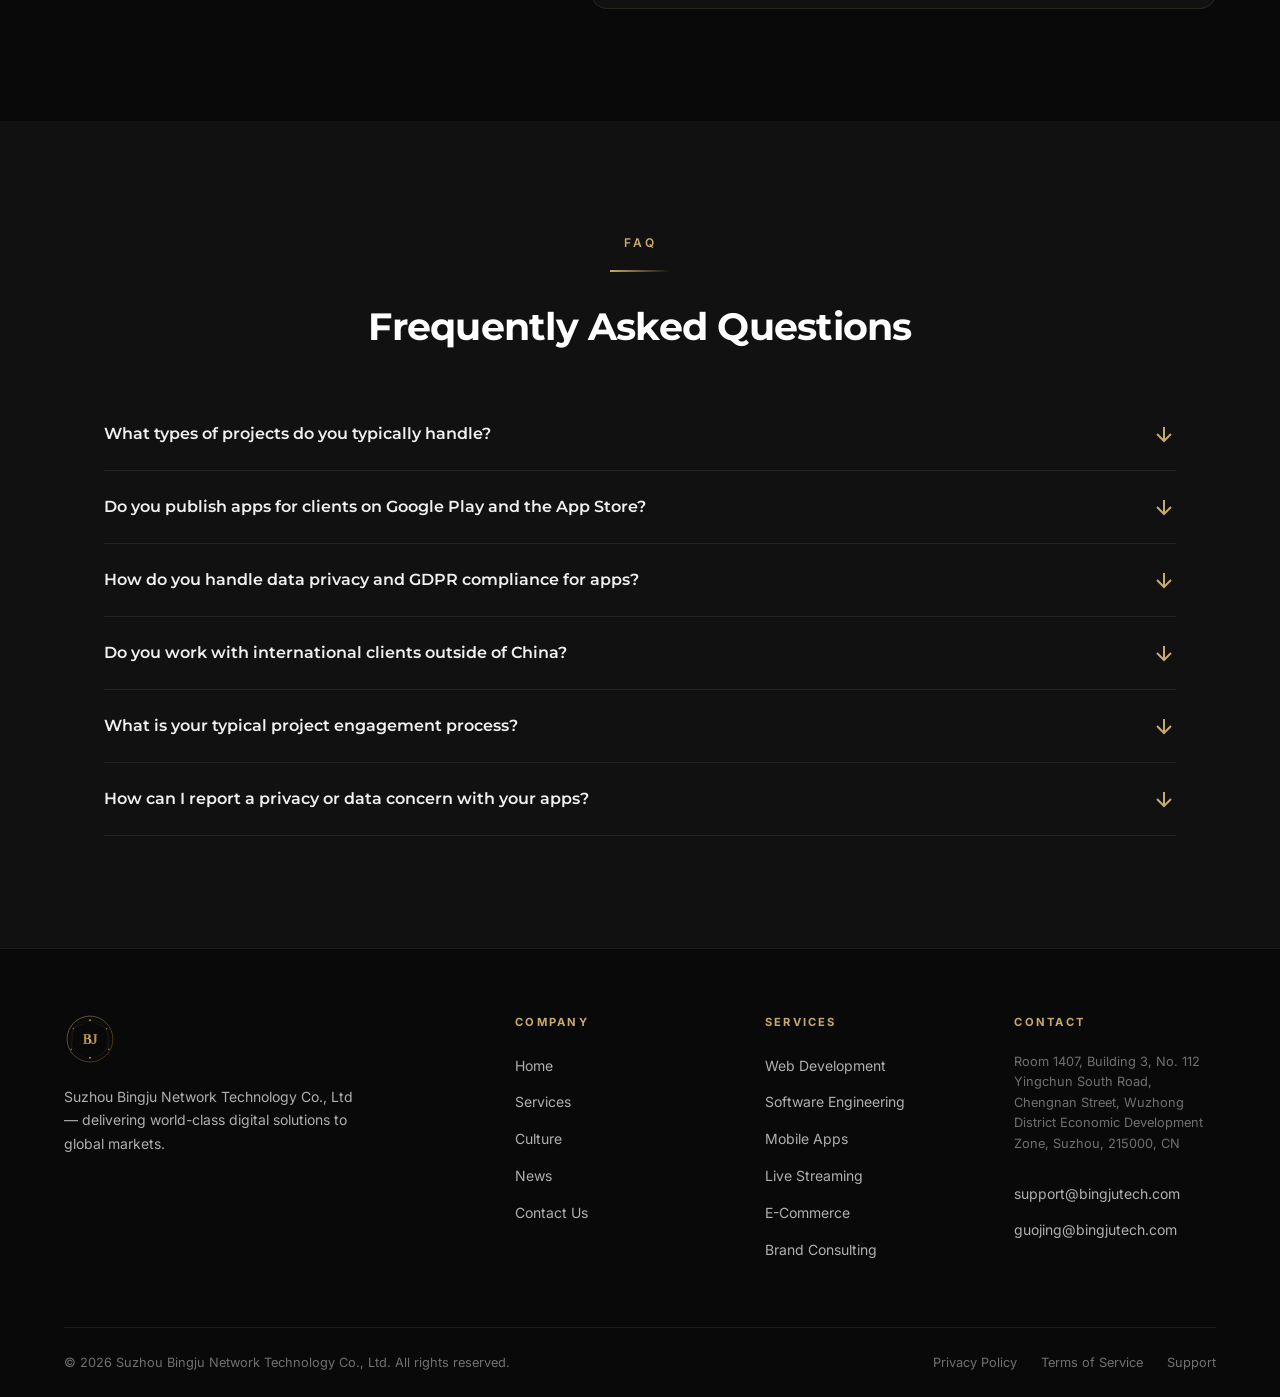
<file: contact.html>
<!DOCTYPE html>
<html lang="en" dir="ltr">
<head>
  <meta charset="UTF-8">
  <meta name="viewport" content="width=device-width, initial-scale=1.0">
  <meta http-equiv="X-UA-Compatible" content="IE=edge">
  <title>Contact Us — Suzhou Bingju Network Technology Co., Ltd</title>
  <meta name="description" content="Get in touch with Suzhou Bingju Network Technology Co., Ltd. Reach us for project inquiries, enterprise partnerships, mobile app development, or general support.">
  <meta name="keywords" content="contact Bingju Technology, technology company contact, enterprise inquiry, software development inquiry">
  <meta name="robots" content="index, follow">
  <link rel="canonical" href="https://www.bingjutech.com/contact.html">
  <meta property="og:type" content="website">
  <meta property="og:url" content="https://www.bingjutech.com/contact.html">
  <meta property="og:title" content="Contact Us — Suzhou Bingju Network Technology Co., Ltd">
  <meta property="og:description" content="Reach out to Bingju Technology for project inquiries, partnerships, and enterprise solutions.">
  <meta property="og:image" content="https://www.bingjutech.com/images/og-contact.png">
  <link rel="icon" type="image/svg+xml" href="images/logo.svg">
  <link rel="preconnect" href="https://fonts.googleapis.com">
  <link rel="preconnect" href="https://fonts.gstatic.com" crossorigin>
  <link rel="stylesheet" href="css/main.css">
  <link rel="stylesheet" href="css/animations.css">
  <script type="application/ld+json">
  {
    "@context": "https://schema.org",
    "@type": "ContactPage",
    "name": "Contact Bingju Technology",
    "url": "https://www.bingjutech.com/contact.html",
    "description": "Contact page for Suzhou Bingju Network Technology Co., Ltd.",
    "mainEntity": {
      "@type": "Organization",
      "name": "Suzhou Bingju Network Technology Co., Ltd",
      "email": "support@bingjutech.com",
      "address": {
        "@type": "PostalAddress",
        "streetAddress": "Room 1407, Building 3, No. 112 Yingchun South Road, Chengnan Street",
        "addressLocality": "Suzhou",
        "addressRegion": "Jiangsu",
        "postalCode": "215000",
        "addressCountry": "CN"
      }
    }
  }
  </script>
</head>
<body>
<div id="page-loader"></div>
<div id="cursor-glow" aria-hidden="true"></div>
<div id="page-transition" aria-hidden="true"></div>
<div id="scroll-progress" style="position:fixed;top:0;left:0;height:2px;background:linear-gradient(90deg,#c8a96e,#e0c98a);z-index:10001;width:0;transition:width 0.1s linear;" aria-hidden="true"></div>

<header role="banner">
  <nav class="nav nav--transparent" role="navigation" aria-label="Main navigation">
    <div class="nav__inner">
      <a href="index.html" class="nav__logo" aria-label="Bingju Technology Home">
        <img src="images/logo.svg" alt="Bingju Technology Logo" class="nav__logo-img" width="44" height="44">
        <div class="nav__logo-text">
          <span class="nav__logo-name">Bingju</span>
          <span class="nav__logo-sub">Technology</span>
        </div>
      </a>
      <ul class="nav__links" role="list">
        <li><a href="index.html"    class="nav__link">Home</a></li>
        <li><a href="services.html" class="nav__link">Services</a></li>
        <li><a href="culture.html"  class="nav__link">Culture</a></li>
        <li><a href="news.html"     class="nav__link">News</a></li>
        <li><a href="contact.html"  class="nav__link">Contact</a></li>
      </ul>
      <div class="nav__cta">
        <a href="contact.html" class="btn btn--primary btn--magnetic">Get in Touch</a>
      </div>
      <button class="nav__hamburger" aria-label="Toggle mobile menu" aria-expanded="false" aria-controls="mobile-menu">
        <span></span><span></span><span></span>
      </button>
    </div>
  </nav>
  <div class="nav__mobile-menu" id="mobile-menu" role="dialog" aria-label="Mobile navigation">
    <ul class="nav__mobile-links" role="list">
      <li><a href="index.html"    class="nav__mobile-link">Home</a></li>
      <li><a href="services.html" class="nav__mobile-link">Services</a></li>
      <li><a href="culture.html"  class="nav__mobile-link">Culture</a></li>
      <li><a href="news.html"     class="nav__mobile-link">News</a></li>
      <li><a href="contact.html"  class="nav__mobile-link">Contact</a></li>
      <li style="padding-top:1rem;"><a href="contact.html" class="btn btn--primary" style="width:100%;justify-content:center;">Get in Touch</a></li>
    </ul>
  </div>
</header>

<main id="main-content">

<!-- PAGE HERO -->
<section class="page-hero" aria-labelledby="contact-hero-title">
  <div class="page-hero__bg">
    <img src="images/contact-visual.svg" alt="" aria-hidden="true" style="width:100%;height:100%;object-fit:cover;">
  </div>
  <div class="page-hero__overlay" aria-hidden="true"></div>
  <div class="container page-hero__content">
    <nav class="breadcrumb" aria-label="Breadcrumb">
      <a href="index.html">Home</a>
      <span class="breadcrumb__sep" aria-hidden="true">›</span>
      <span>Contact</span>
    </nav>
    <p class="section-subtitle hero-anim-1">Let's Connect</p>
    <h1 id="contact-hero-title" class="display-2 hero-anim-2" style="color:#fff;max-width:700px;">
      Contact Our Team
    </h1>
    <p class="body-lg text-muted hero-anim-3" style="max-width:560px;margin-top:1rem;">
      Whether you have a project to discuss, a partnership in mind, or a support question — we're ready to respond.
    </p>
  </div>
</section>

<!-- CONTACT MAIN -->
<section class="section section--dark" aria-labelledby="contact-main-title">
  <div class="container">
    <h2 id="contact-main-title" class="sr-only">Contact Form and Information</h2>
    <div style="display:grid;grid-template-columns:1fr 1.4fr;gap:5rem;align-items:start;">

      <!-- Info Column -->
      <div class="reveal-left">
        <p class="section-subtitle">Find Us</p>
        <div class="gold-line"></div>
        <h3 class="section-title" style="font-size:1.6rem;margin-bottom:2rem;">Get In Touch</h3>

        <div style="display:flex;flex-direction:column;gap:2rem;">

          <div style="display:flex;gap:1.25rem;align-items:flex-start;">
            <div style="min-width:44px;height:44px;border-radius:50%;background:rgba(200,169,110,0.1);border:1px solid rgba(200,169,110,0.25);display:flex;align-items:center;justify-content:center;flex-shrink:0;" aria-hidden="true">
              <svg width="18" height="18" viewBox="0 0 24 24" fill="none" stroke="#c8a96e" stroke-width="1.5"><path d="M12 2C8.13 2 5 5.13 5 9c0 5.25 7 13 7 13s7-7.75 7-13c0-3.87-3.13-7-7-7zm0 9.5c-1.38 0-2.5-1.12-2.5-2.5s1.12-2.5 2.5-2.5 2.5 1.12 2.5 2.5-1.12 2.5-2.5 2.5z"/></svg>
            </div>
            <div>
              <div style="font-size:0.75rem;font-weight:700;letter-spacing:0.12em;text-transform:uppercase;color:var(--color-gold);margin-bottom:0.5rem;">Office Address</div>
              <address style="font-style:normal;color:var(--color-text-2);font-size:0.9rem;line-height:1.7;">
                Room 1407, Building 3<br>
                No. 112 Yingchun South Road<br>
                Chengnan Street, Wuzhong District<br>
                Economic Development Zone<br>
                Suzhou, Jiangsu Province, 215000<br>
                People's Republic of China
              </address>
            </div>
          </div>

          <div style="display:flex;gap:1.25rem;align-items:flex-start;">
            <div style="min-width:44px;height:44px;border-radius:50%;background:rgba(200,169,110,0.1);border:1px solid rgba(200,169,110,0.25);display:flex;align-items:center;justify-content:center;flex-shrink:0;" aria-hidden="true">
              <svg width="18" height="18" viewBox="0 0 24 24" fill="none" stroke="#c8a96e" stroke-width="1.5"><path d="M4 4h16c1.1 0 2 .9 2 2v12c0 1.1-.9 2-2 2H4c-1.1 0-2-.9-2-2V6c0-1.1.9-2 2-2z"/><polyline points="22,6 12,13 2,6"/></svg>
            </div>
            <div>
              <div style="font-size:0.75rem;font-weight:700;letter-spacing:0.12em;text-transform:uppercase;color:var(--color-gold);margin-bottom:0.5rem;">User Support</div>
              <a href="mailto:support@bingjutech.com" style="color:var(--color-text-2);font-size:0.9rem;text-decoration:none;transition:color 0.2s;" onmouseover="this.style.color='#c8a96e'" onmouseout="this.style.color='var(--color-text-2)'">support@bingjutech.com</a>
              <p style="color:var(--color-text-3);font-size:0.8rem;margin-top:0.35rem;">For app support, bug reports &amp; general inquiries</p>
            </div>
          </div>

          <div style="display:flex;gap:1.25rem;align-items:flex-start;">
            <div style="min-width:44px;height:44px;border-radius:50%;background:rgba(200,169,110,0.1);border:1px solid rgba(200,169,110,0.25);display:flex;align-items:center;justify-content:center;flex-shrink:0;" aria-hidden="true">
              <svg width="18" height="18" viewBox="0 0 24 24" fill="none" stroke="#c8a96e" stroke-width="1.5"><path d="M4 4h16c1.1 0 2 .9 2 2v12c0 1.1-.9 2-2 2H4c-1.1 0-2-.9-2-2V6c0-1.1.9-2 2-2z"/><polyline points="22,6 12,13 2,6"/></svg>
            </div>
            <div>
              <div style="font-size:0.75rem;font-weight:700;letter-spacing:0.12em;text-transform:uppercase;color:var(--color-gold);margin-bottom:0.5rem;">Enterprise &amp; Partnerships</div>
              <a href="mailto:guojing@bingjutech.com" style="color:var(--color-text-2);font-size:0.9rem;text-decoration:none;transition:color 0.2s;" onmouseover="this.style.color='#c8a96e'" onmouseout="this.style.color='var(--color-text-2)'">guojing@bingjutech.com</a>
              <p style="color:var(--color-text-3);font-size:0.8rem;margin-top:0.35rem;">For enterprise projects, B2B inquiries &amp; partnerships</p>
            </div>
          </div>

        </div>

        <!-- Map Visual -->
        <div style="margin-top:3rem;border-radius:12px;overflow:hidden;border:1px solid rgba(200,169,110,0.12);">
          <img src="images/contact-visual.svg" alt="Bingju Technology global presence — Suzhou, China with reach to US and Europe" style="width:100%;display:block;" loading="lazy">
        </div>

        <!-- App Store Links -->
        <div style="margin-top:2rem;">
          <div style="font-size:0.75rem;font-weight:700;letter-spacing:0.12em;text-transform:uppercase;color:var(--color-gold);margin-bottom:1rem;">Our Apps</div>
          <div style="display:flex;gap:0.75rem;flex-wrap:wrap;">
            <a href="https://play.google.com/store/apps/dev?id=YOUR_DEVELOPER_ID" rel="noopener noreferrer" target="_blank" style="display:inline-flex;align-items:center;gap:0.6rem;background:rgba(255,255,255,0.05);border:1px solid rgba(255,255,255,0.1);border-radius:8px;padding:0.65rem 1.1rem;color:var(--color-text-1);text-decoration:none;font-size:0.8rem;font-weight:600;transition:border-color 0.2s;" onmouseover="this.style.borderColor='rgba(200,169,110,0.5)'" onmouseout="this.style.borderColor='rgba(255,255,255,0.1)'">
              <svg width="18" height="18" viewBox="0 0 48 48" aria-label="Google Play"><path d="M42.3 20.3L9.7 2.5C8 1.6 6 1.8 4.6 3L26 24 4.6 45c1.4 1.2 3.4 1.4 5.1.5L42.3 27.7c2-1.1 3.2-3 3.2-5.2 0-2.2-1.2-4.1-3.2-5.2z" fill="#c8a96e"/></svg>
              Google Play
            </a>
            <a href="https://apps.apple.com/developer/bingju-technology/id000000000" rel="noopener noreferrer" target="_blank" style="display:inline-flex;align-items:center;gap:0.6rem;background:rgba(255,255,255,0.05);border:1px solid rgba(255,255,255,0.1);border-radius:8px;padding:0.65rem 1.1rem;color:var(--color-text-1);text-decoration:none;font-size:0.8rem;font-weight:600;transition:border-color 0.2s;" onmouseover="this.style.borderColor='rgba(200,169,110,0.5)'" onmouseout="this.style.borderColor='rgba(255,255,255,0.1)'">
              <svg width="18" height="18" viewBox="0 0 48 48" fill="none" aria-label="App Store"><path d="M38.3 25.9c0-5.5 4.5-8.1 4.7-8.3-2.6-3.8-6.6-4.3-8-4.4-3.4-.3-6.6 2-8.3 2-1.7 0-4.3-2-7.1-1.9-3.6.1-7 2.1-8.9 5.4-3.8 6.6-.97 16.3 2.7 21.6 1.8 2.6 4 5.5 6.8 5.4 2.7-.1 3.8-1.7 7.1-1.7 3.3 0 4.2 1.7 7.1 1.7 2.9 0 4.9-2.6 6.7-5.2 2.1-3 3-5.9 3-6.1-.1-.1-4.8-1.8-4.8-7.5zM29.1 9.1c1.5-1.8 2.5-4.3 2.2-6.8-2.1.1-4.8 1.4-6.3 3.2-1.4 1.6-2.6 4.2-2.3 6.6 2.4.2 4.8-1.2 6.4-3z" fill="#c8a96e"/></svg>
              App Store
            </a>
          </div>
        </div>
      </div>

      <!-- Form Column -->
      <div class="reveal-right">
        <div style="background:var(--color-bg-2);border:1px solid rgba(200,169,110,0.12);border-radius:16px;padding:3rem;">
          <p class="section-subtitle" style="margin-bottom:0.5rem;">Start a Conversation</p>
          <div class="gold-line"></div>
          <h3 class="section-title" style="font-size:1.6rem;margin-bottom:2rem;">Send Us a Message</h3>
          <form class="contact-form" id="contact-form" novalidate aria-label="Contact form">
            <div class="form-row" style="display:grid;grid-template-columns:1fr 1fr;gap:1.25rem;">
              <div class="form-group">
                <label for="contact-name" class="form-label">Full Name <span style="color:var(--color-gold);">*</span></label>
                <input type="text" id="contact-name" name="name" class="form-control" placeholder="Your full name" autocomplete="name" required aria-required="true">
              </div>
              <div class="form-group">
                <label for="contact-company" class="form-label">Company</label>
                <input type="text" id="contact-company" name="company" class="form-control" placeholder="Your company name" autocomplete="organization">
              </div>
            </div>
            <div class="form-row" style="display:grid;grid-template-columns:1fr 1fr;gap:1.25rem;margin-top:1.25rem;">
              <div class="form-group">
                <label for="contact-email" class="form-label">Email Address <span style="color:var(--color-gold);">*</span></label>
                <input type="email" id="contact-email" name="email" class="form-control" placeholder="your@email.com" autocomplete="email" required aria-required="true">
              </div>
              <div class="form-group">
                <label for="contact-phone" class="form-label">Phone Number</label>
                <input type="tel" id="contact-phone" name="phone" class="form-control" placeholder="+1 555 000 0000" autocomplete="tel">
              </div>
            </div>
            <div class="form-group" style="margin-top:1.25rem;">
              <label for="contact-service" class="form-label">Service Interest</label>
              <select id="contact-service" name="service" class="form-control">
                <option value="" disabled selected>Select a service...</option>
                <option value="web">Web Technology Development</option>
                <option value="software">Software Development</option>
                <option value="mobile">Mobile Application Development</option>
                <option value="streaming">Internet Live Streaming</option>
                <option value="design">Advertising Design</option>
                <option value="ecommerce">E-Commerce Retail</option>
                <option value="consulting">Business Consulting &amp; Brand Services</option>
                <option value="other">Other / General Inquiry</option>
              </select>
            </div>
            <div class="form-group" style="margin-top:1.25rem;">
              <label for="contact-message" class="form-label">Message <span style="color:var(--color-gold);">*</span></label>
              <textarea id="contact-message" name="message" class="form-control" rows="5" placeholder="Tell us about your project or inquiry..." required aria-required="true"></textarea>
            </div>
            <div style="margin-top:1rem;margin-bottom:1.5rem;">
              <label style="display:flex;align-items:flex-start;gap:0.75rem;cursor:pointer;font-size:0.8rem;color:var(--color-text-3);line-height:1.6;">
                <input type="checkbox" name="consent" id="contact-consent" required aria-required="true" style="margin-top:0.2rem;flex-shrink:0;accent-color:var(--color-gold);">
                I agree to the <a href="privacy.html" style="color:var(--color-gold);text-underline-offset:3px;">Privacy Policy</a> and consent to my data being used to respond to this inquiry.
              </label>
            </div>
            <button type="submit" class="btn btn--primary" style="width:100%;justify-content:center;" aria-label="Send message">
              Send Message
              <svg width="18" height="18" viewBox="0 0 24 24" fill="none" stroke="currentColor" stroke-width="2" aria-hidden="true" style="margin-left:0.5rem;"><path d="M22 2L11 13M22 2L15 22 11 13 2 9l20-7z"/></svg>
            </button>
            <div id="form-response" role="alert" aria-live="polite" style="display:none;margin-top:1.5rem;padding:1rem 1.5rem;border-radius:8px;font-size:0.875rem;"></div>
          </form>
        </div>
      </div>

    </div>
  </div>
</section>

<!-- FAQ -->
<section class="section section--mid" aria-labelledby="faq-title">
  <div class="container container--md">
    <div class="text-center reveal" style="margin-bottom:3rem;">
      <p class="section-subtitle">FAQ</p>
      <div class="gold-line gold-line--center"></div>
      <h2 id="faq-title" class="section-title">Frequently Asked Questions</h2>
    </div>
    <div class="accordion reveal">
      <div class="accordion__item">
        <button class="accordion__trigger" aria-expanded="false">
          What types of projects do you typically handle?
          <svg class="accordion__icon" viewBox="0 0 24 24" fill="none" stroke="currentColor" stroke-width="2" aria-hidden="true"><path d="M12 5v14M5 12l7 7 7-7"/></svg>
        </button>
        <div class="accordion__body">
          <div class="accordion__body-inner">
            We work across our seven core domains: web development, software engineering, mobile app development (Google Play &amp; App Store), live streaming platforms, advertising design, e-commerce retail, and brand consulting. Projects range from small mobile applications to enterprise-scale platforms. Contact us to discuss your specific needs.
          </div>
        </div>
      </div>
      <div class="accordion__item">
        <button class="accordion__trigger" aria-expanded="false">
          Do you publish apps for clients on Google Play and the App Store?
          <svg class="accordion__icon" viewBox="0 0 24 24" fill="none" stroke="currentColor" stroke-width="2" aria-hidden="true"><path d="M12 5v14M5 12l7 7 7-7"/></svg>
        </button>
        <div class="accordion__body">
          <div class="accordion__body-inner">
            Yes. We have extensive experience publishing consumer and enterprise applications on both the Google Play Store and Apple App Store. We handle the full development-to-publication pipeline, including store listing optimization (ASO), compliance reviews, policy adherence, and post-launch updates.
          </div>
        </div>
      </div>
      <div class="accordion__item">
        <button class="accordion__trigger" aria-expanded="false">
          How do you handle data privacy and GDPR compliance for apps?
          <svg class="accordion__icon" viewBox="0 0 24 24" fill="none" stroke="currentColor" stroke-width="2" aria-hidden="true"><path d="M12 5v14M5 12l7 7 7-7"/></svg>
        </button>
        <div class="accordion__body">
          <div class="accordion__body-inner">
            Privacy compliance is embedded in our development process from day one. Our apps are engineered to comply with GDPR (EU/EEA), CCPA (California), COPPA (USA children's privacy), PIPEDA (Canada), and other applicable regional regulations. We implement proper user consent mechanisms, data minimization practices, and provide clear privacy policies in all our published applications.
          </div>
        </div>
      </div>
      <div class="accordion__item">
        <button class="accordion__trigger" aria-expanded="false">
          Do you work with international clients outside of China?
          <svg class="accordion__icon" viewBox="0 0 24 24" fill="none" stroke="currentColor" stroke-width="2" aria-hidden="true"><path d="M12 5v14M5 12l7 7 7-7"/></svg>
        </button>
        <div class="accordion__body">
          <div class="accordion__body-inner">
            Absolutely. While we are headquartered in Suzhou, China, we work with clients across Europe, North America, Southeast Asia, and beyond. We have experience navigating cross-border legal requirements, localization, and international market strategy. All client communications can be conducted in English.
          </div>
        </div>
      </div>
      <div class="accordion__item">
        <button class="accordion__trigger" aria-expanded="false">
          What is your typical project engagement process?
          <svg class="accordion__icon" viewBox="0 0 24 24" fill="none" stroke="currentColor" stroke-width="2" aria-hidden="true"><path d="M12 5v14M5 12l7 7 7-7"/></svg>
        </button>
        <div class="accordion__body">
          <div class="accordion__body-inner">
            Our engagement typically follows four stages: (1) Discovery — understanding your goals, requirements, and constraints through detailed consultation; (2) Proposal — a clear technical proposal with scope, timeline, and budget; (3) Development — iterative development with regular milestone reviews; (4) Launch &amp; Support — deployment, testing, and ongoing maintenance. We adapt this process to suit each client's preferences.
          </div>
        </div>
      </div>
      <div class="accordion__item">
        <button class="accordion__trigger" aria-expanded="false">
          How can I report a privacy or data concern with your apps?
          <svg class="accordion__icon" viewBox="0 0 24 24" fill="none" stroke="currentColor" stroke-width="2" aria-hidden="true"><path d="M12 5v14M5 12l7 7 7-7"/></svg>
        </button>
        <div class="accordion__body">
          <div class="accordion__body-inner">
            For privacy-related concerns, data deletion requests, or GDPR/CCPA rights inquiries, please contact us directly at <a href="mailto:support@bingjutech.com" style="color:var(--color-gold);">support@bingjutech.com</a>. We will respond within 72 hours and process all verifiable data requests within the timelines required by applicable law (30 days for GDPR, 45 days for CCPA).
          </div>
        </div>
      </div>
    </div>
  </div>
</section>

</main>

<!-- FOOTER -->
<footer class="footer" role="contentinfo">
  <div class="container">
    <div class="footer__main">
      <div class="footer__brand">
        <a href="index.html" aria-label="Bingju Technology Home">
          <img src="images/logo.svg" alt="Bingju Technology" width="52" height="52">
        </a>
        <p>Suzhou Bingju Network Technology Co., Ltd — delivering world-class digital solutions to global markets.</p>
      </div>
      <nav aria-label="Footer — Company">
        <div class="footer__heading">Company</div>
        <ul class="footer__links" role="list">
          <li><a href="index.html"    class="footer__link">Home</a></li>
          <li><a href="services.html" class="footer__link">Services</a></li>
          <li><a href="culture.html"  class="footer__link">Culture</a></li>
          <li><a href="news.html"     class="footer__link">News</a></li>
          <li><a href="contact.html"  class="footer__link">Contact Us</a></li>
        </ul>
      </nav>
      <nav aria-label="Footer — Services">
        <div class="footer__heading">Services</div>
        <ul class="footer__links" role="list">
          <li><a href="services.html" class="footer__link">Web Development</a></li>
          <li><a href="services.html" class="footer__link">Software Engineering</a></li>
          <li><a href="services.html" class="footer__link">Mobile Apps</a></li>
          <li><a href="services.html" class="footer__link">Live Streaming</a></li>
          <li><a href="services.html" class="footer__link">E-Commerce</a></li>
          <li><a href="services.html" class="footer__link">Brand Consulting</a></li>
        </ul>
      </nav>
      <div>
        <div class="footer__heading">Contact</div>
        <ul class="footer__links" role="list">
          <li class="footer__link" style="color:var(--color-text-3);font-size:0.8rem;line-height:1.6;">Room 1407, Building 3, No. 112 Yingchun South Road, Chengnan Street, Wuzhong District Economic Development Zone, Suzhou, 215000, CN</li>
          <li style="margin-top:1rem;"><a href="mailto:support@bingjutech.com" class="footer__link">support@bingjutech.com</a></li>
          <li><a href="mailto:guojing@bingjutech.com" class="footer__link">guojing@bingjutech.com</a></li>
        </ul>
      </div>
    </div>
    <div class="footer__bottom">
      <p class="footer__copy">&copy; 2026 Suzhou Bingju Network Technology Co., Ltd. All rights reserved.</p>
      <nav class="footer__legal-links" aria-label="Legal">
        <a href="privacy.html" class="footer__legal-link">Privacy Policy</a>
        <a href="terms.html"   class="footer__legal-link">Terms of Service</a>
        <a href="contact.html" class="footer__legal-link">Support</a>
      </nav>
    </div>
  </div>
</footer>
<button id="back-to-top" aria-label="Back to top" style="position:fixed;bottom:2rem;right:2rem;width:48px;height:48px;border-radius:50%;background:var(--color-gold);color:#000;display:flex;align-items:center;justify-content:center;opacity:0;transition:opacity 0.3s,transform 0.3s;z-index:500;border:none;cursor:pointer;">
  <svg width="20" height="20" viewBox="0 0 24 24" fill="none" stroke="currentColor" stroke-width="2.5" aria-hidden="true"><path d="M18 15l-6-6-6 6"/></svg>
</button>
<script src="js/animations.js"></script>
<script src="js/main.js"></script>
</body>
</html>
</file>
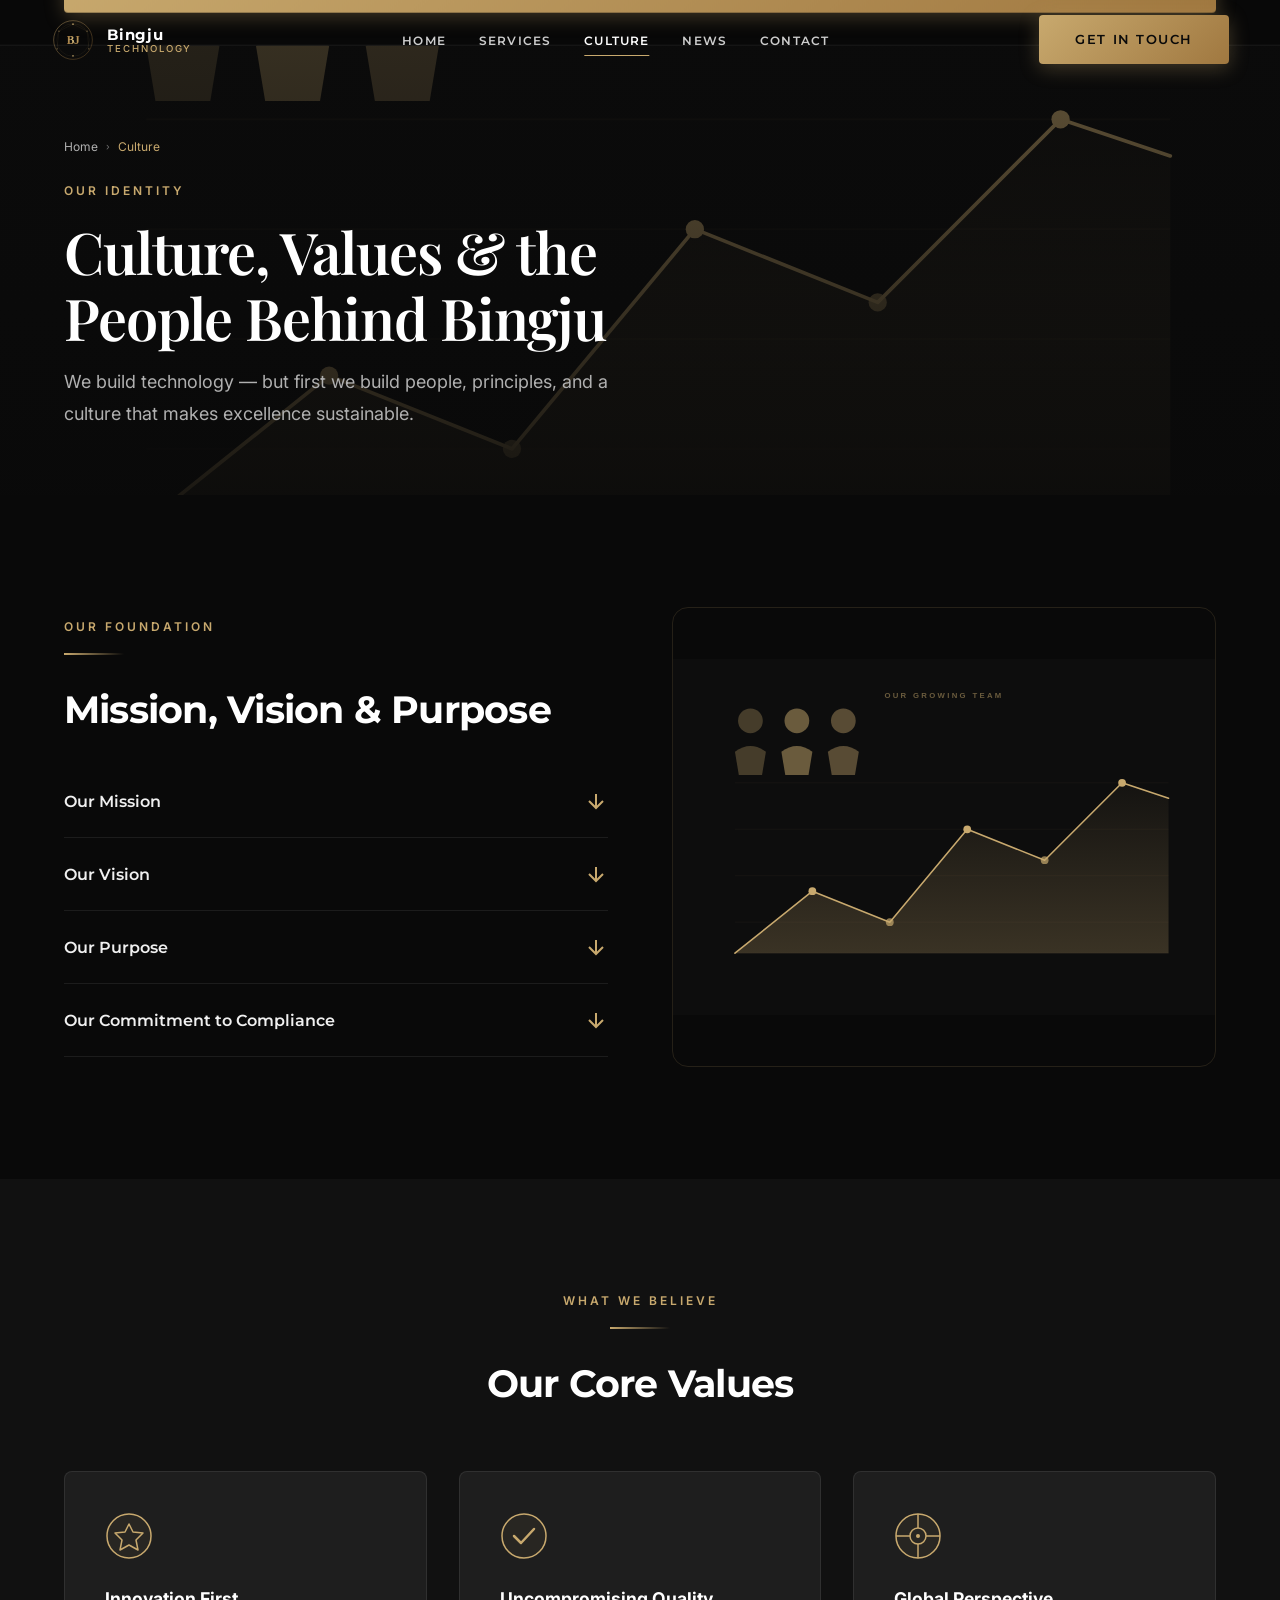
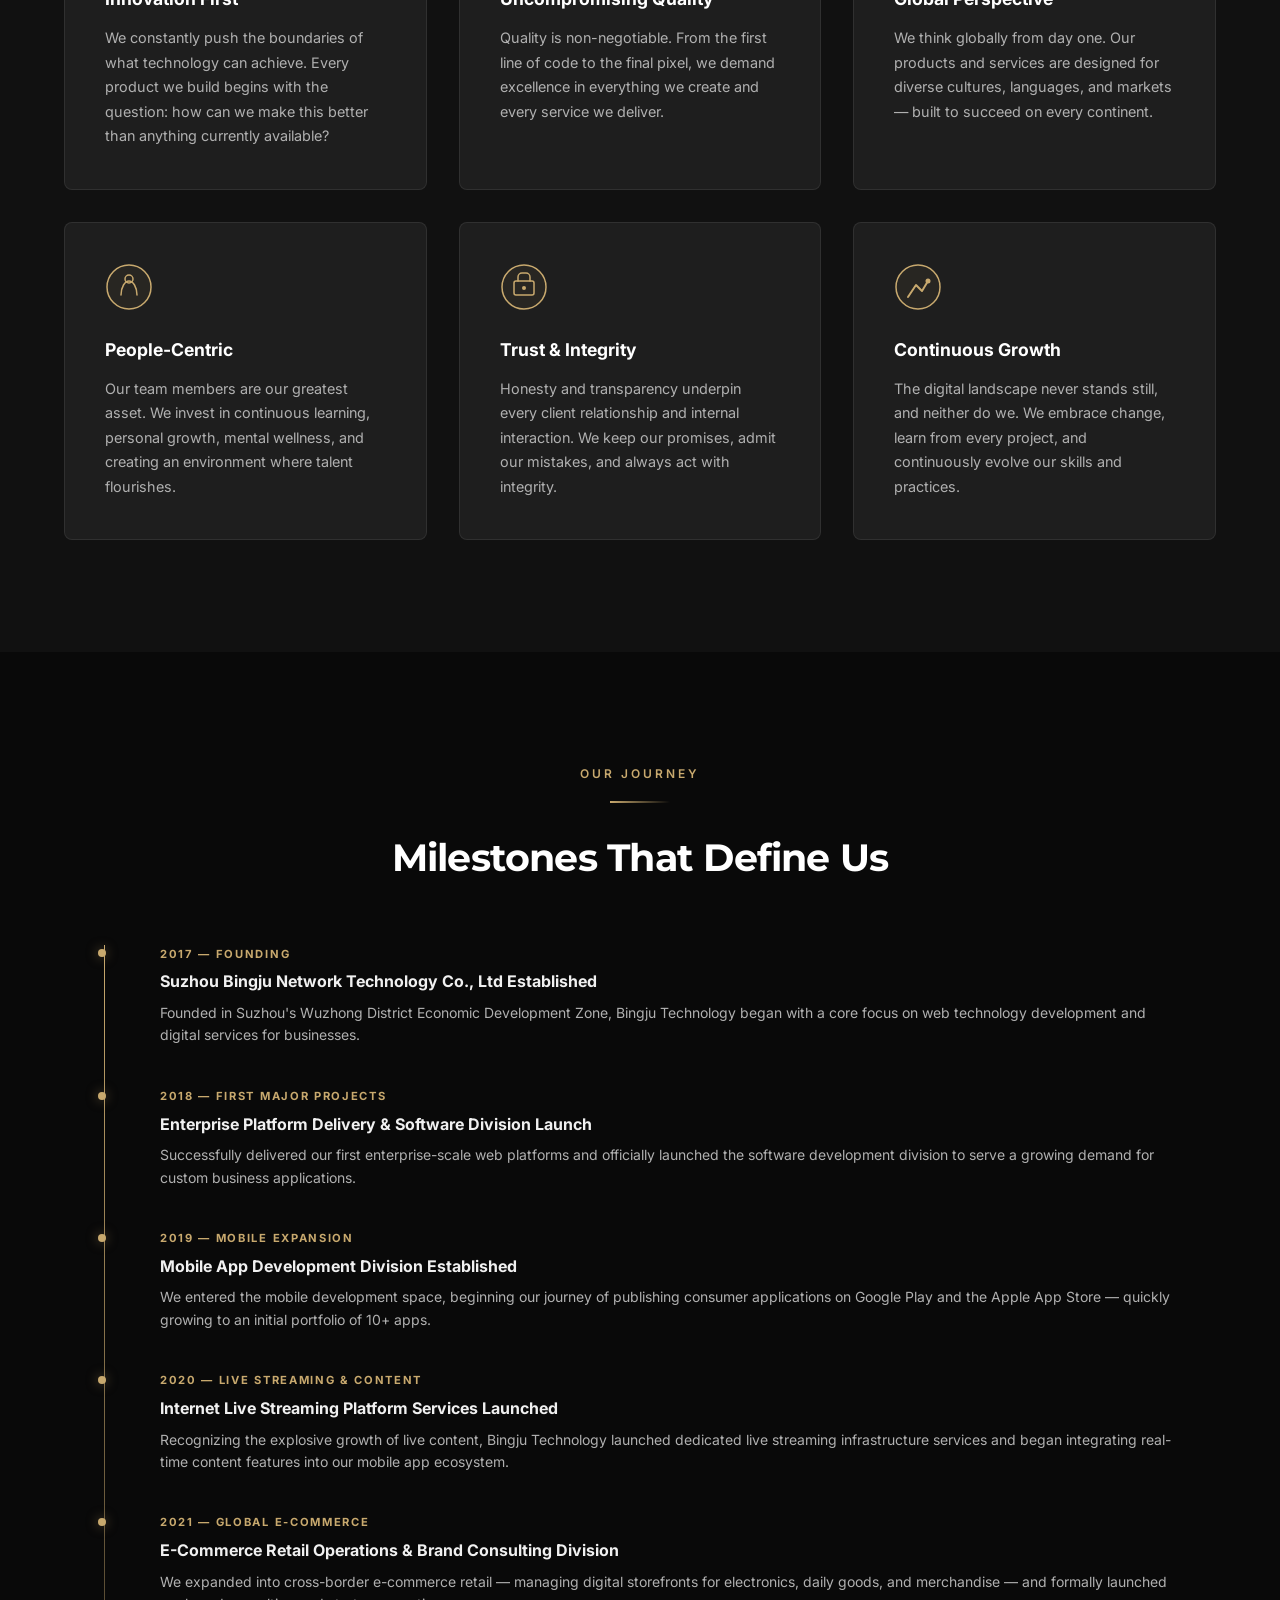
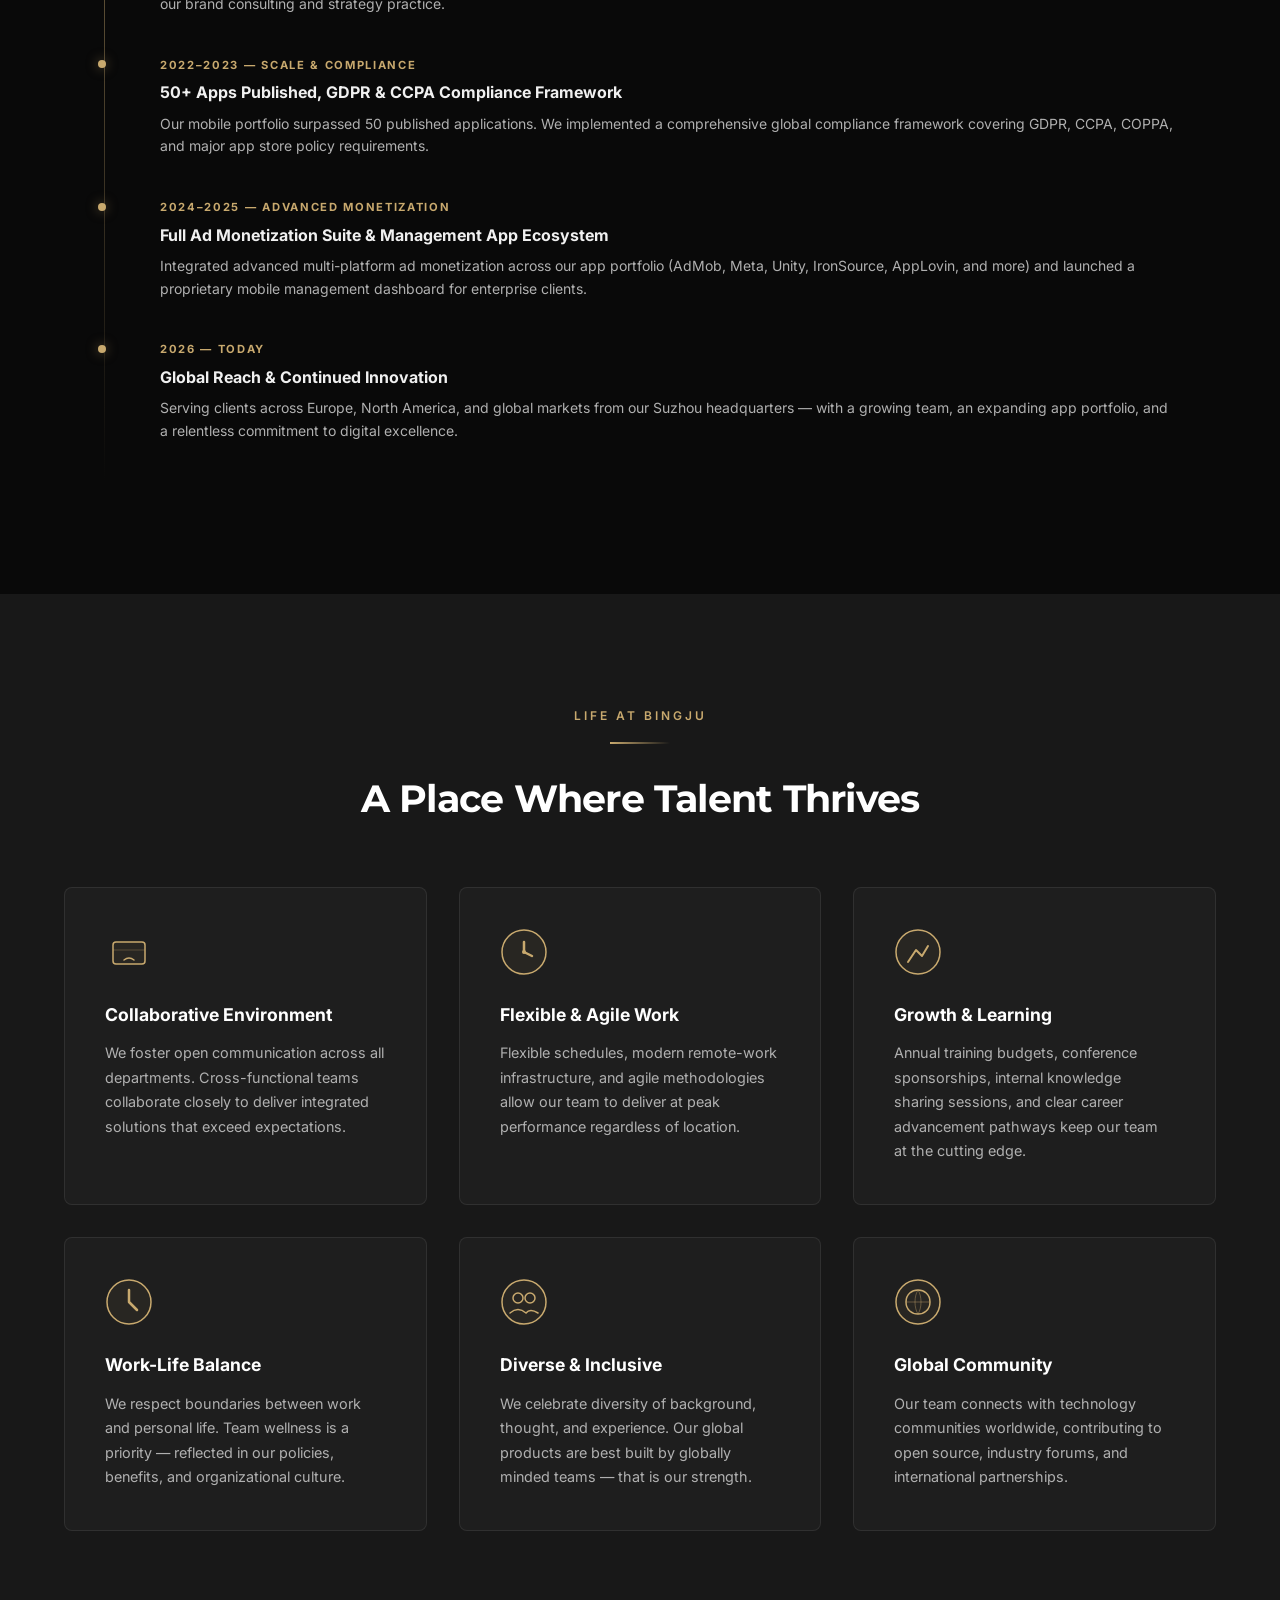
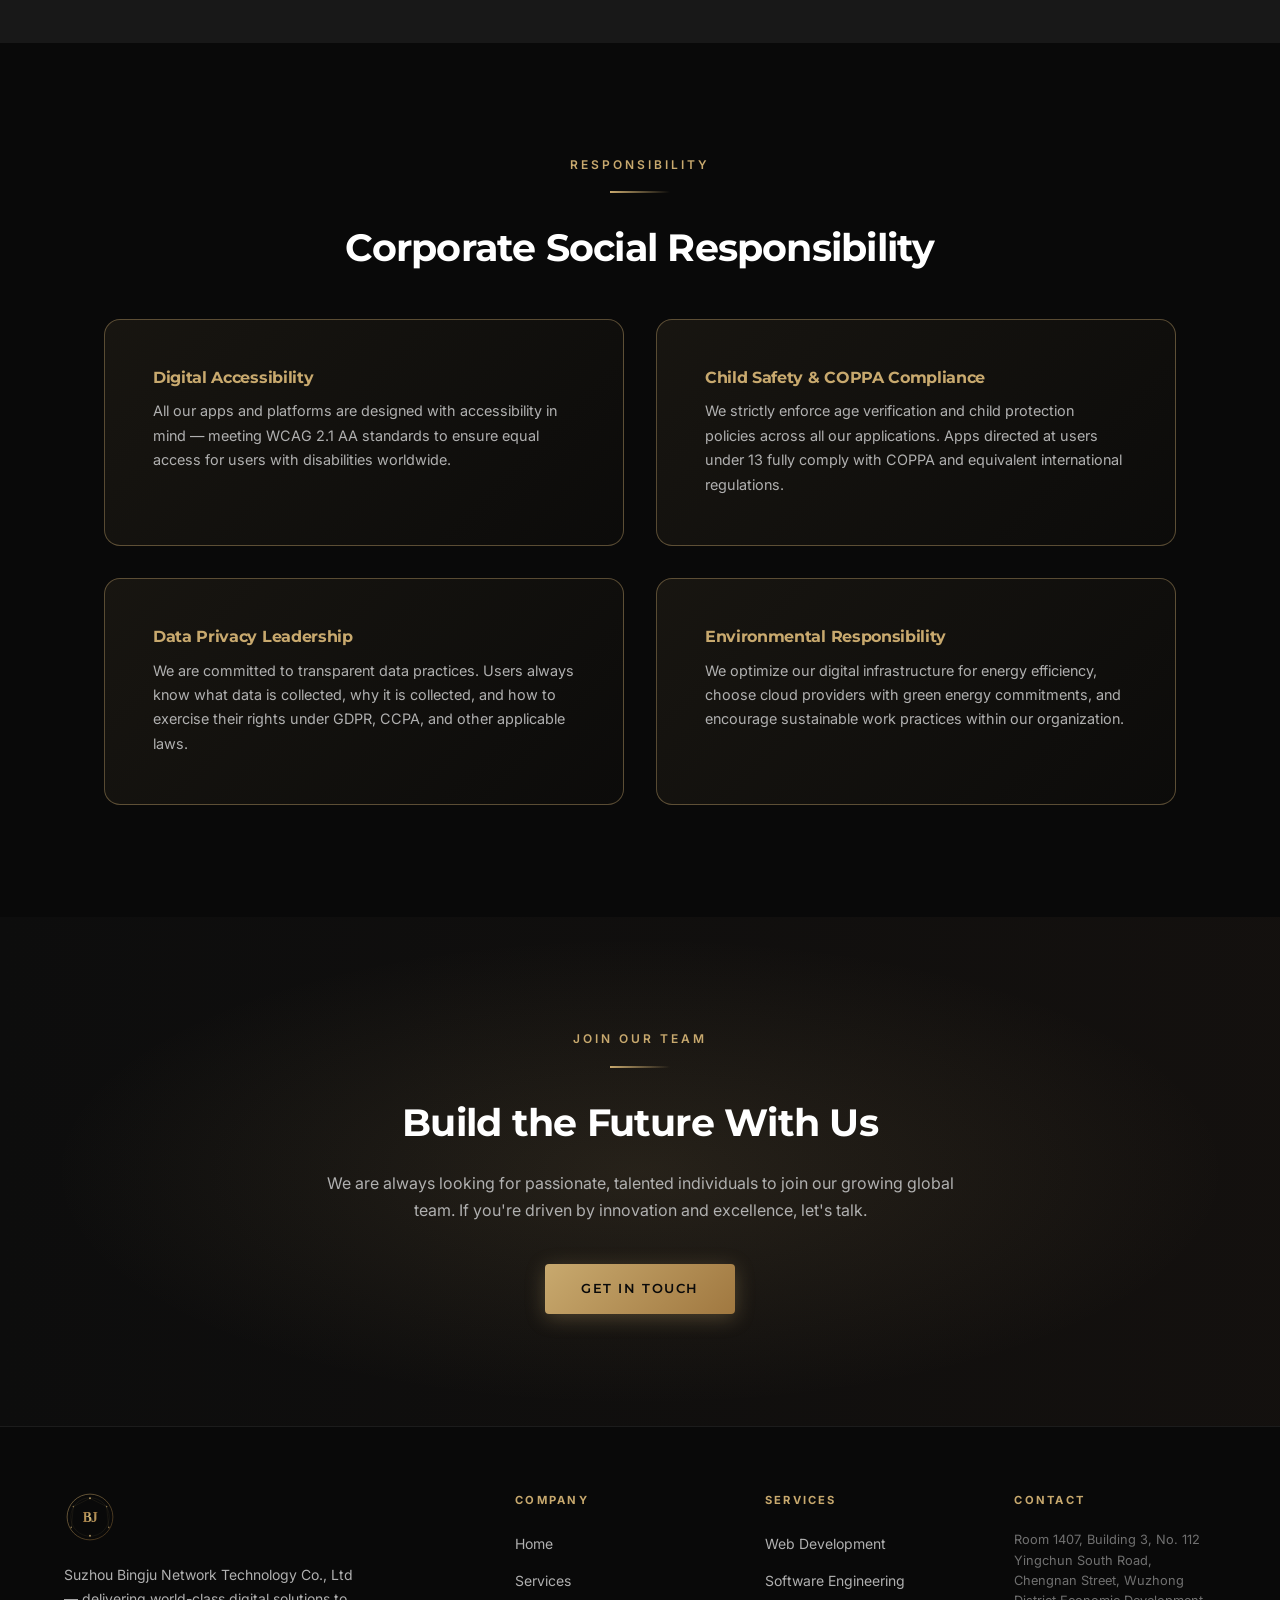
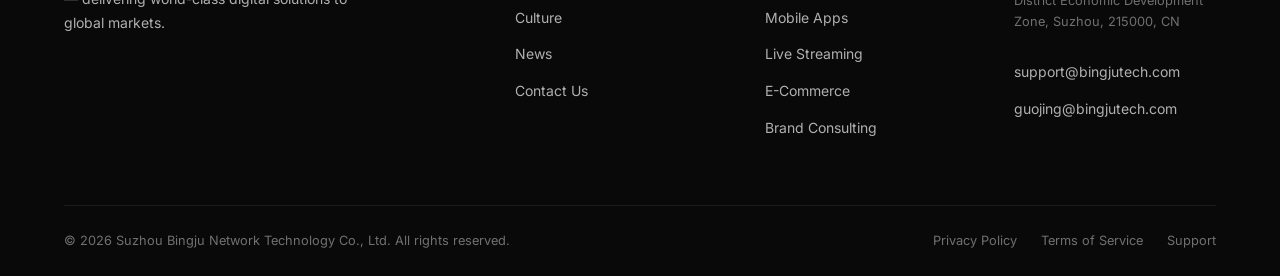
<file: culture.html>
<!DOCTYPE html>
<html lang="en" dir="ltr">
<head>
  <meta charset="UTF-8">
  <meta name="viewport" content="width=device-width, initial-scale=1.0">
  <meta http-equiv="X-UA-Compatible" content="IE=edge">
  <title>Company Culture — Suzhou Bingju Network Technology Co., Ltd</title>
  <meta name="description" content="Discover the culture, values, mission, and people behind Suzhou Bingju Network Technology. We believe in innovation, integrity, global thinking, and the power of diverse teams.">
  <meta name="keywords" content="Bingju Technology culture, company values, mission vision, team, work environment, innovation culture">
  <meta name="robots" content="index, follow">
  <link rel="canonical" href="https://www.bingjutech.com/culture.html">
  <meta property="og:type" content="website">
  <meta property="og:url" content="https://www.bingjutech.com/culture.html">
  <meta property="og:title" content="Company Culture — Suzhou Bingju Network Technology Co., Ltd">
  <meta property="og:description" content="Discover the values, mission, and team culture that drive Bingju Technology's global digital innovation.">
  <meta property="og:image" content="https://www.bingjutech.com/images/og-culture.png">
  <link rel="icon" type="image/svg+xml" href="images/logo.svg">
  <link rel="preconnect" href="https://fonts.googleapis.com">
  <link rel="preconnect" href="https://fonts.gstatic.com" crossorigin>
  <link rel="stylesheet" href="css/main.css">
  <link rel="stylesheet" href="css/animations.css">
  <script type="application/ld+json">
  {
    "@context": "https://schema.org",
    "@type": "AboutPage",
    "name": "Company Culture — Bingju Technology",
    "url": "https://www.bingjutech.com/culture.html",
    "description": "Values, mission, and team culture at Suzhou Bingju Network Technology Co., Ltd.",
    "about": {
      "@type": "Corporation",
      "name": "Suzhou Bingju Network Technology Co., Ltd"
    }
  }
  </script>
</head>
<body>
<div id="page-loader"></div>
<div id="cursor-glow" aria-hidden="true"></div>
<div id="page-transition" aria-hidden="true"></div>
<div id="scroll-progress" style="position:fixed;top:0;left:0;height:2px;background:linear-gradient(90deg,#c8a96e,#e0c98a);z-index:10001;width:0;transition:width 0.1s linear;" aria-hidden="true"></div>

<header role="banner">
  <nav class="nav nav--transparent" role="navigation" aria-label="Main navigation">
    <div class="nav__inner">
      <a href="index.html" class="nav__logo" aria-label="Bingju Technology Home">
        <img src="images/logo.svg" alt="Bingju Technology Logo" class="nav__logo-img" width="44" height="44">
        <div class="nav__logo-text">
          <span class="nav__logo-name">Bingju</span>
          <span class="nav__logo-sub">Technology</span>
        </div>
      </a>
      <ul class="nav__links" role="list">
        <li><a href="index.html"    class="nav__link">Home</a></li>
        <li><a href="services.html" class="nav__link">Services</a></li>
        <li><a href="culture.html"  class="nav__link">Culture</a></li>
        <li><a href="news.html"     class="nav__link">News</a></li>
        <li><a href="contact.html"  class="nav__link">Contact</a></li>
      </ul>
      <div class="nav__cta">
        <a href="contact.html" class="btn btn--primary btn--magnetic">Get in Touch</a>
      </div>
      <button class="nav__hamburger" aria-label="Toggle mobile menu" aria-expanded="false" aria-controls="mobile-menu">
        <span></span><span></span><span></span>
      </button>
    </div>
  </nav>
  <div class="nav__mobile-menu" id="mobile-menu" role="dialog" aria-label="Mobile navigation">
    <ul class="nav__mobile-links" role="list">
      <li><a href="index.html"    class="nav__mobile-link">Home</a></li>
      <li><a href="services.html" class="nav__mobile-link">Services</a></li>
      <li><a href="culture.html"  class="nav__mobile-link">Culture</a></li>
      <li><a href="news.html"     class="nav__mobile-link">News</a></li>
      <li><a href="contact.html"  class="nav__mobile-link">Contact</a></li>
      <li style="padding-top:1rem;"><a href="contact.html" class="btn btn--primary" style="width:100%;justify-content:center;">Get in Touch</a></li>
    </ul>
  </div>
</header>

<main id="main-content">

<!-- PAGE HERO -->
<section class="page-hero" aria-labelledby="culture-hero-title">
  <div class="page-hero__bg">
    <img src="images/culture-visual.svg" alt="" aria-hidden="true" style="width:100%;height:100%;object-fit:cover;">
  </div>
  <div class="page-hero__overlay" aria-hidden="true"></div>
  <div class="container page-hero__content">
    <nav class="breadcrumb" aria-label="Breadcrumb">
      <a href="index.html">Home</a>
      <span class="breadcrumb__sep" aria-hidden="true">›</span>
      <span>Culture</span>
    </nav>
    <p class="section-subtitle hero-anim-1">Our Identity</p>
    <h1 id="culture-hero-title" class="display-2 hero-anim-2" style="color:#fff;max-width:700px;">
      Culture, Values &amp; the People Behind Bingju
    </h1>
    <p class="body-lg text-muted hero-anim-3" style="max-width:560px;margin-top:1rem;">
      We build technology — but first we build people, principles, and a culture that makes excellence sustainable.
    </p>
  </div>
</section>

<!-- MISSION + VISION -->
<section class="section section--dark" aria-labelledby="mission-title">
  <div class="container">
    <div class="grid-2" style="gap:4rem;align-items:center;">
      <div class="reveal-left">
        <p class="section-subtitle">Our Foundation</p>
        <div class="gold-line"></div>
        <h2 id="mission-title" class="section-title" style="margin-bottom:2rem;">Mission, Vision &amp; Purpose</h2>
        <div class="accordion">
          <div class="accordion__item">
            <button class="accordion__trigger" aria-expanded="false">
              Our Mission
              <svg class="accordion__icon" viewBox="0 0 24 24" fill="none" stroke="currentColor" stroke-width="2" aria-hidden="true"><path d="M12 5v14M5 12l7 7 7-7"/></svg>
            </button>
            <div class="accordion__body">
              <div class="accordion__body-inner">
                To empower businesses and individuals worldwide through innovative digital technology, world-class software, and seamless mobile experiences — making complex technology accessible, reliable, and impactful for every user, regardless of geography.
              </div>
            </div>
          </div>
          <div class="accordion__item">
            <button class="accordion__trigger" aria-expanded="false">
              Our Vision
              <svg class="accordion__icon" viewBox="0 0 24 24" fill="none" stroke="currentColor" stroke-width="2" aria-hidden="true"><path d="M12 5v14M5 12l7 7 7-7"/></svg>
            </button>
            <div class="accordion__body">
              <div class="accordion__body-inner">
                To become a globally recognized leader in digital technology solutions — a company known for the quality of its products, the integrity of its team, and its positive impact on communities and businesses across every continent.
              </div>
            </div>
          </div>
          <div class="accordion__item">
            <button class="accordion__trigger" aria-expanded="false">
              Our Purpose
              <svg class="accordion__icon" viewBox="0 0 24 24" fill="none" stroke="currentColor" stroke-width="2" aria-hidden="true"><path d="M12 5v14M5 12l7 7 7-7"/></svg>
            </button>
            <div class="accordion__body">
              <div class="accordion__body-inner">
                We exist to bridge the gap between great ideas and powerful technology. Every app we ship, every platform we build, and every brand we help shape is a step toward a more connected and empowered world.
              </div>
            </div>
          </div>
          <div class="accordion__item">
            <button class="accordion__trigger" aria-expanded="false">
              Our Commitment to Compliance
              <svg class="accordion__icon" viewBox="0 0 24 24" fill="none" stroke="currentColor" stroke-width="2" aria-hidden="true"><path d="M12 5v14M5 12l7 7 7-7"/></svg>
            </button>
            <div class="accordion__body">
              <div class="accordion__body-inner">
                We take legal and ethical responsibility seriously. All our products adhere to GDPR, CCPA, COPPA, and applicable regional data protection laws. Our apps follow Google Play Policies and Apple App Store Guidelines at every stage of development and publishing.
              </div>
            </div>
          </div>
        </div>
      </div>
      <div class="reveal-right">
        <img src="images/culture-visual.svg" alt="Bingju team culture and growth" width="700" height="460" loading="lazy" style="border-radius:16px;border:1px solid rgba(200,169,110,0.15);">
      </div>
    </div>
  </div>
</section>

<!-- CORE VALUES -->
<section class="section section--mid" aria-labelledby="values-title">
  <div class="container">
    <div class="text-center reveal" style="margin-bottom:4rem;">
      <p class="section-subtitle">What We Believe</p>
      <div class="gold-line gold-line--center"></div>
      <h2 id="values-title" class="section-title">Our Core Values</h2>
    </div>
    <div class="value-grid stagger">
      <div class="value-card">
        <svg class="value-card__icon" viewBox="0 0 48 48" fill="none" aria-hidden="true">
          <circle cx="24" cy="24" r="22" stroke="#c8a96e" stroke-width="1.5" fill="rgba(200,169,110,0.06)"/>
          <path d="M24 12 L28 20 L38 21 L31 28 L33 38 L24 33 L15 38 L17 28 L10 21 L20 20 Z" stroke="#c8a96e" stroke-width="1.5" fill="none" stroke-linejoin="round"/>
        </svg>
        <div class="value-card__title">Innovation First</div>
        <div class="value-card__desc">We constantly push the boundaries of what technology can achieve. Every product we build begins with the question: how can we make this better than anything currently available?</div>
      </div>
      <div class="value-card">
        <svg class="value-card__icon" viewBox="0 0 48 48" fill="none" aria-hidden="true">
          <circle cx="24" cy="24" r="22" stroke="#c8a96e" stroke-width="1.5" fill="rgba(200,169,110,0.06)"/>
          <path d="M14 24 L21 31 L34 17" stroke="#c8a96e" stroke-width="2.5" stroke-linecap="round" stroke-linejoin="round"/>
        </svg>
        <div class="value-card__title">Uncompromising Quality</div>
        <div class="value-card__desc">Quality is non-negotiable. From the first line of code to the final pixel, we demand excellence in everything we create and every service we deliver.</div>
      </div>
      <div class="value-card">
        <svg class="value-card__icon" viewBox="0 0 48 48" fill="none" aria-hidden="true">
          <circle cx="24" cy="24" r="22" stroke="#c8a96e" stroke-width="1.5" fill="rgba(200,169,110,0.06)"/>
          <circle cx="24" cy="24" r="8" stroke="#c8a96e" stroke-width="1.5" fill="none"/>
          <circle cx="24" cy="24" r="2" fill="#c8a96e"/>
          <line x1="24" y1="2"  x2="24" y2="16" stroke="#c8a96e" stroke-width="1.5"/>
          <line x1="24" y1="32" x2="24" y2="46" stroke="#c8a96e" stroke-width="1.5"/>
          <line x1="2"  y1="24" x2="16" y2="24" stroke="#c8a96e" stroke-width="1.5"/>
          <line x1="32" y1="24" x2="46" y2="24" stroke="#c8a96e" stroke-width="1.5"/>
        </svg>
        <div class="value-card__title">Global Perspective</div>
        <div class="value-card__desc">We think globally from day one. Our products and services are designed for diverse cultures, languages, and markets — built to succeed on every continent.</div>
      </div>
      <div class="value-card">
        <svg class="value-card__icon" viewBox="0 0 48 48" fill="none" aria-hidden="true">
          <circle cx="24" cy="24" r="22" stroke="#c8a96e" stroke-width="1.5" fill="rgba(200,169,110,0.06)"/>
          <path d="M16 32 C16 24 20 18 24 18 C28 18 32 24 32 32" stroke="#c8a96e" stroke-width="1.5" stroke-linecap="round" fill="none"/>
          <circle cx="24" cy="16" r="4" stroke="#c8a96e" stroke-width="1.5" fill="none"/>
        </svg>
        <div class="value-card__title">People-Centric</div>
        <div class="value-card__desc">Our team members are our greatest asset. We invest in continuous learning, personal growth, mental wellness, and creating an environment where talent flourishes.</div>
      </div>
      <div class="value-card">
        <svg class="value-card__icon" viewBox="0 0 48 48" fill="none" aria-hidden="true">
          <circle cx="24" cy="24" r="22" stroke="#c8a96e" stroke-width="1.5" fill="rgba(200,169,110,0.06)"/>
          <rect x="14" y="18" width="20" height="14" rx="2" stroke="#c8a96e" stroke-width="1.5" fill="none"/>
          <path d="M18 18 V14 C18 11.8 19.8 10 22 10 H26 C28.2 10 30 11.8 30 14 V18" stroke="#c8a96e" stroke-width="1.5" stroke-linecap="round"/>
          <circle cx="24" cy="25" r="2" fill="#c8a96e"/>
        </svg>
        <div class="value-card__title">Trust &amp; Integrity</div>
        <div class="value-card__desc">Honesty and transparency underpin every client relationship and internal interaction. We keep our promises, admit our mistakes, and always act with integrity.</div>
      </div>
      <div class="value-card">
        <svg class="value-card__icon" viewBox="0 0 48 48" fill="none" aria-hidden="true">
          <circle cx="24" cy="24" r="22" stroke="#c8a96e" stroke-width="1.5" fill="rgba(200,169,110,0.06)"/>
          <path d="M14 34 L22 22 L28 28 L34 18" stroke="#c8a96e" stroke-width="2" stroke-linecap="round" stroke-linejoin="round"/>
          <circle cx="34" cy="18" r="2.5" fill="#c8a96e"/>
        </svg>
        <div class="value-card__title">Continuous Growth</div>
        <div class="value-card__desc">The digital landscape never stands still, and neither do we. We embrace change, learn from every project, and continuously evolve our skills and practices.</div>
      </div>
    </div>
  </div>
</section>

<!-- COMPANY HISTORY TIMELINE -->
<section class="section section--dark" aria-labelledby="history-title">
  <div class="container container--md">
    <div class="text-center reveal" style="margin-bottom:4rem;">
      <p class="section-subtitle">Our Journey</p>
      <div class="gold-line gold-line--center"></div>
      <h2 id="history-title" class="section-title">Milestones That Define Us</h2>
    </div>
    <div class="timeline reveal-left">
      <div class="timeline__item">
        <div class="timeline__year">2017 — Founding</div>
        <div class="timeline__title">Suzhou Bingju Network Technology Co., Ltd Established</div>
        <div class="timeline__desc">Founded in Suzhou's Wuzhong District Economic Development Zone, Bingju Technology began with a core focus on web technology development and digital services for businesses.</div>
      </div>
      <div class="timeline__item">
        <div class="timeline__year">2018 — First Major Projects</div>
        <div class="timeline__title">Enterprise Platform Delivery &amp; Software Division Launch</div>
        <div class="timeline__desc">Successfully delivered our first enterprise-scale web platforms and officially launched the software development division to serve a growing demand for custom business applications.</div>
      </div>
      <div class="timeline__item">
        <div class="timeline__year">2019 — Mobile Expansion</div>
        <div class="timeline__title">Mobile App Development Division Established</div>
        <div class="timeline__desc">We entered the mobile development space, beginning our journey of publishing consumer applications on Google Play and the Apple App Store — quickly growing to an initial portfolio of 10+ apps.</div>
      </div>
      <div class="timeline__item">
        <div class="timeline__year">2020 — Live Streaming &amp; Content</div>
        <div class="timeline__title">Internet Live Streaming Platform Services Launched</div>
        <div class="timeline__desc">Recognizing the explosive growth of live content, Bingju Technology launched dedicated live streaming infrastructure services and began integrating real-time content features into our mobile app ecosystem.</div>
      </div>
      <div class="timeline__item">
        <div class="timeline__year">2021 — Global E-Commerce</div>
        <div class="timeline__title">E-Commerce Retail Operations &amp; Brand Consulting Division</div>
        <div class="timeline__desc">We expanded into cross-border e-commerce retail — managing digital storefronts for electronics, daily goods, and merchandise — and formally launched our brand consulting and strategy practice.</div>
      </div>
      <div class="timeline__item">
        <div class="timeline__year">2022–2023 — Scale &amp; Compliance</div>
        <div class="timeline__title">50+ Apps Published, GDPR &amp; CCPA Compliance Framework</div>
        <div class="timeline__desc">Our mobile portfolio surpassed 50 published applications. We implemented a comprehensive global compliance framework covering GDPR, CCPA, COPPA, and major app store policy requirements.</div>
      </div>
      <div class="timeline__item">
        <div class="timeline__year">2024–2025 — Advanced Monetization</div>
        <div class="timeline__title">Full Ad Monetization Suite &amp; Management App Ecosystem</div>
        <div class="timeline__desc">Integrated advanced multi-platform ad monetization across our app portfolio (AdMob, Meta, Unity, IronSource, AppLovin, and more) and launched a proprietary mobile management dashboard for enterprise clients.</div>
      </div>
      <div class="timeline__item">
        <div class="timeline__year">2026 — Today</div>
        <div class="timeline__title">Global Reach &amp; Continued Innovation</div>
        <div class="timeline__desc">Serving clients across Europe, North America, and global markets from our Suzhou headquarters — with a growing team, an expanding app portfolio, and a relentless commitment to digital excellence.</div>
      </div>
    </div>
  </div>
</section>

<!-- WORK ENVIRONMENT -->
<section class="section section--surface" aria-labelledby="environment-title">
  <div class="container">
    <div class="text-center reveal" style="margin-bottom:4rem;">
      <p class="section-subtitle">Life at Bingju</p>
      <div class="gold-line gold-line--center"></div>
      <h2 id="environment-title" class="section-title">A Place Where Talent Thrives</h2>
    </div>
    <div class="grid-3 stagger">
      <div class="value-card">
        <svg class="value-card__icon" viewBox="0 0 48 48" fill="none" aria-hidden="true">
          <rect x="8" y="14" width="32" height="22" rx="3" stroke="#c8a96e" stroke-width="1.5" fill="rgba(200,169,110,0.06)"/>
          <line x1="8" y1="22" x2="40" y2="22" stroke="rgba(200,169,110,0.3)" stroke-width="1"/>
          <path d="M19 32 Q24 28 29 32" stroke="#c8a96e" stroke-width="1.5" stroke-linecap="round" fill="none"/>
        </svg>
        <div class="value-card__title">Collaborative Environment</div>
        <div class="value-card__desc">We foster open communication across all departments. Cross-functional teams collaborate closely to deliver integrated solutions that exceed expectations.</div>
      </div>
      <div class="value-card">
        <svg class="value-card__icon" viewBox="0 0 48 48" fill="none" aria-hidden="true">
          <circle cx="24" cy="24" r="22" stroke="#c8a96e" stroke-width="1.5" fill="rgba(200,169,110,0.06)"/>
          <path d="M24 14 L24 24 M24 24 L32 28" stroke="#c8a96e" stroke-width="2.5" stroke-linecap="round"/>
          <circle cx="24" cy="24" r="2" fill="#c8a96e"/>
        </svg>
        <div class="value-card__title">Flexible &amp; Agile Work</div>
        <div class="value-card__desc">Flexible schedules, modern remote-work infrastructure, and agile methodologies allow our team to deliver at peak performance regardless of location.</div>
      </div>
      <div class="value-card">
        <svg class="value-card__icon" viewBox="0 0 48 48" fill="none" aria-hidden="true">
          <circle cx="24" cy="24" r="22" stroke="#c8a96e" stroke-width="1.5" fill="rgba(200,169,110,0.06)"/>
          <path d="M14 34 L22 22 L28 28 L34 18" stroke="#c8a96e" stroke-width="2" stroke-linecap="round" stroke-linejoin="round"/>
        </svg>
        <div class="value-card__title">Growth &amp; Learning</div>
        <div class="value-card__desc">Annual training budgets, conference sponsorships, internal knowledge sharing sessions, and clear career advancement pathways keep our team at the cutting edge.</div>
      </div>
      <div class="value-card">
        <svg class="value-card__icon" viewBox="0 0 48 48" fill="none" aria-hidden="true">
          <circle cx="24" cy="24" r="22" stroke="#c8a96e" stroke-width="1.5" fill="rgba(200,169,110,0.06)"/>
          <path d="M24 12 L24 24 L32 32" stroke="#c8a96e" stroke-width="2.5" stroke-linecap="round" stroke-linejoin="round"/>
        </svg>
        <div class="value-card__title">Work-Life Balance</div>
        <div class="value-card__desc">We respect boundaries between work and personal life. Team wellness is a priority — reflected in our policies, benefits, and organizational culture.</div>
      </div>
      <div class="value-card">
        <svg class="value-card__icon" viewBox="0 0 48 48" fill="none" aria-hidden="true">
          <circle cx="24" cy="24" r="22" stroke="#c8a96e" stroke-width="1.5" fill="rgba(200,169,110,0.06)"/>
          <circle cx="18" cy="20" r="5" stroke="#c8a96e" stroke-width="1.5" fill="none"/>
          <circle cx="30" cy="20" r="5" stroke="#c8a96e" stroke-width="1.5" fill="none"/>
          <path d="M10 35 Q18 28 26 35 Q30 30 38 35" stroke="#c8a96e" stroke-width="1.5" stroke-linecap="round" fill="none"/>
        </svg>
        <div class="value-card__title">Diverse &amp; Inclusive</div>
        <div class="value-card__desc">We celebrate diversity of background, thought, and experience. Our global products are best built by globally minded teams — that is our strength.</div>
      </div>
      <div class="value-card">
        <svg class="value-card__icon" viewBox="0 0 48 48" fill="none" aria-hidden="true">
          <circle cx="24" cy="24" r="22" stroke="#c8a96e" stroke-width="1.5" fill="rgba(200,169,110,0.06)"/>
          <path d="M24 12 C30 12 36 16 36 24 C36 32 30 36 24 36 C18 36 12 32 12 24 C12 16 18 12 24 12Z" stroke="#c8a96e" stroke-width="1.5" fill="none"/>
          <path d="M24 12 C20 18 20 30 24 36 M24 12 C28 18 28 30 24 36 M12 24 L36 24" stroke="rgba(200,169,110,0.4)" stroke-width="1"/>
        </svg>
        <div class="value-card__title">Global Community</div>
        <div class="value-card__desc">Our team connects with technology communities worldwide, contributing to open source, industry forums, and international partnerships.</div>
      </div>
    </div>
  </div>
</section>

<!-- CSR -->
<section class="section section--dark" aria-labelledby="csr-title">
  <div class="container container--md">
    <div class="text-center reveal" style="margin-bottom:3rem;">
      <p class="section-subtitle">Responsibility</p>
      <div class="gold-line gold-line--center"></div>
      <h2 id="csr-title" class="section-title">Corporate Social Responsibility</h2>
    </div>
    <div class="grid-2 stagger" style="gap:2rem;">
      <div class="highlight-box">
        <h3 style="font-size:1rem;font-weight:700;color:var(--color-gold);margin-bottom:0.75rem;">Digital Accessibility</h3>
        <p style="font-size:0.9rem;color:var(--color-text-2);line-height:1.7;">All our apps and platforms are designed with accessibility in mind — meeting WCAG 2.1 AA standards to ensure equal access for users with disabilities worldwide.</p>
      </div>
      <div class="highlight-box">
        <h3 style="font-size:1rem;font-weight:700;color:var(--color-gold);margin-bottom:0.75rem;">Child Safety &amp; COPPA Compliance</h3>
        <p style="font-size:0.9rem;color:var(--color-text-2);line-height:1.7;">We strictly enforce age verification and child protection policies across all our applications. Apps directed at users under 13 fully comply with COPPA and equivalent international regulations.</p>
      </div>
      <div class="highlight-box">
        <h3 style="font-size:1rem;font-weight:700;color:var(--color-gold);margin-bottom:0.75rem;">Data Privacy Leadership</h3>
        <p style="font-size:0.9rem;color:var(--color-text-2);line-height:1.7;">We are committed to transparent data practices. Users always know what data is collected, why it is collected, and how to exercise their rights under GDPR, CCPA, and other applicable laws.</p>
      </div>
      <div class="highlight-box">
        <h3 style="font-size:1rem;font-weight:700;color:var(--color-gold);margin-bottom:0.75rem;">Environmental Responsibility</h3>
        <p style="font-size:0.9rem;color:var(--color-text-2);line-height:1.7;">We optimize our digital infrastructure for energy efficiency, choose cloud providers with green energy commitments, and encourage sustainable work practices within our organization.</p>
      </div>
    </div>
  </div>
</section>

<!-- CTA -->
<section class="cta-section animated-bg" aria-labelledby="culture-cta-title">
  <div class="cta-section__bg" aria-hidden="true"></div>
  <div class="container cta-section__inner">
    <div class="reveal" style="max-width:640px;margin:0 auto;">
      <p class="section-subtitle">Join Our Team</p>
      <div class="gold-line gold-line--center"></div>
      <h2 id="culture-cta-title" class="section-title" style="margin-bottom:1.5rem;">
        Build the Future With Us
      </h2>
      <p class="body-md text-muted" style="margin-bottom:2.5rem;">
        We are always looking for passionate, talented individuals to join our growing global team. If you're driven by innovation and excellence, let's talk.
      </p>
      <a href="contact.html" class="btn btn--primary btn--magnetic">Get In Touch</a>
    </div>
  </div>
</section>

</main>

<!-- FOOTER -->
<footer class="footer" role="contentinfo">
  <div class="container">
    <div class="footer__main">
      <div class="footer__brand">
        <a href="index.html" aria-label="Bingju Technology Home">
          <img src="images/logo.svg" alt="Bingju Technology" width="52" height="52">
        </a>
        <p>Suzhou Bingju Network Technology Co., Ltd — delivering world-class digital solutions to global markets.</p>
      </div>
      <nav aria-label="Footer — Company">
        <div class="footer__heading">Company</div>
        <ul class="footer__links" role="list">
          <li><a href="index.html"    class="footer__link">Home</a></li>
          <li><a href="services.html" class="footer__link">Services</a></li>
          <li><a href="culture.html"  class="footer__link">Culture</a></li>
          <li><a href="news.html"     class="footer__link">News</a></li>
          <li><a href="contact.html"  class="footer__link">Contact Us</a></li>
        </ul>
      </nav>
      <nav aria-label="Footer — Services">
        <div class="footer__heading">Services</div>
        <ul class="footer__links" role="list">
          <li><a href="services.html" class="footer__link">Web Development</a></li>
          <li><a href="services.html" class="footer__link">Software Engineering</a></li>
          <li><a href="services.html" class="footer__link">Mobile Apps</a></li>
          <li><a href="services.html" class="footer__link">Live Streaming</a></li>
          <li><a href="services.html" class="footer__link">E-Commerce</a></li>
          <li><a href="services.html" class="footer__link">Brand Consulting</a></li>
        </ul>
      </nav>
      <div>
        <div class="footer__heading">Contact</div>
        <ul class="footer__links" role="list">
          <li class="footer__link" style="color:var(--color-text-3);font-size:0.8rem;line-height:1.6;">Room 1407, Building 3, No. 112 Yingchun South Road, Chengnan Street, Wuzhong District Economic Development Zone, Suzhou, 215000, CN</li>
          <li style="margin-top:1rem;"><a href="mailto:support@bingjutech.com" class="footer__link">support@bingjutech.com</a></li>
          <li><a href="mailto:guojing@bingjutech.com" class="footer__link">guojing@bingjutech.com</a></li>
        </ul>
      </div>
    </div>
    <div class="footer__bottom">
      <p class="footer__copy">&copy; 2026 Suzhou Bingju Network Technology Co., Ltd. All rights reserved.</p>
      <nav class="footer__legal-links" aria-label="Legal">
        <a href="privacy.html" class="footer__legal-link">Privacy Policy</a>
        <a href="terms.html"   class="footer__legal-link">Terms of Service</a>
        <a href="contact.html" class="footer__legal-link">Support</a>
      </nav>
    </div>
  </div>
</footer>
<button id="back-to-top" aria-label="Back to top" style="position:fixed;bottom:2rem;right:2rem;width:48px;height:48px;border-radius:50%;background:var(--color-gold);color:#000;display:flex;align-items:center;justify-content:center;opacity:0;transition:opacity 0.3s,transform 0.3s;z-index:500;border:none;cursor:pointer;">
  <svg width="20" height="20" viewBox="0 0 24 24" fill="none" stroke="currentColor" stroke-width="2.5" aria-hidden="true"><path d="M18 15l-6-6-6 6"/></svg>
</button>
<script src="js/animations.js"></script>
<script src="js/main.js"></script>
</body>
</html>
</file>
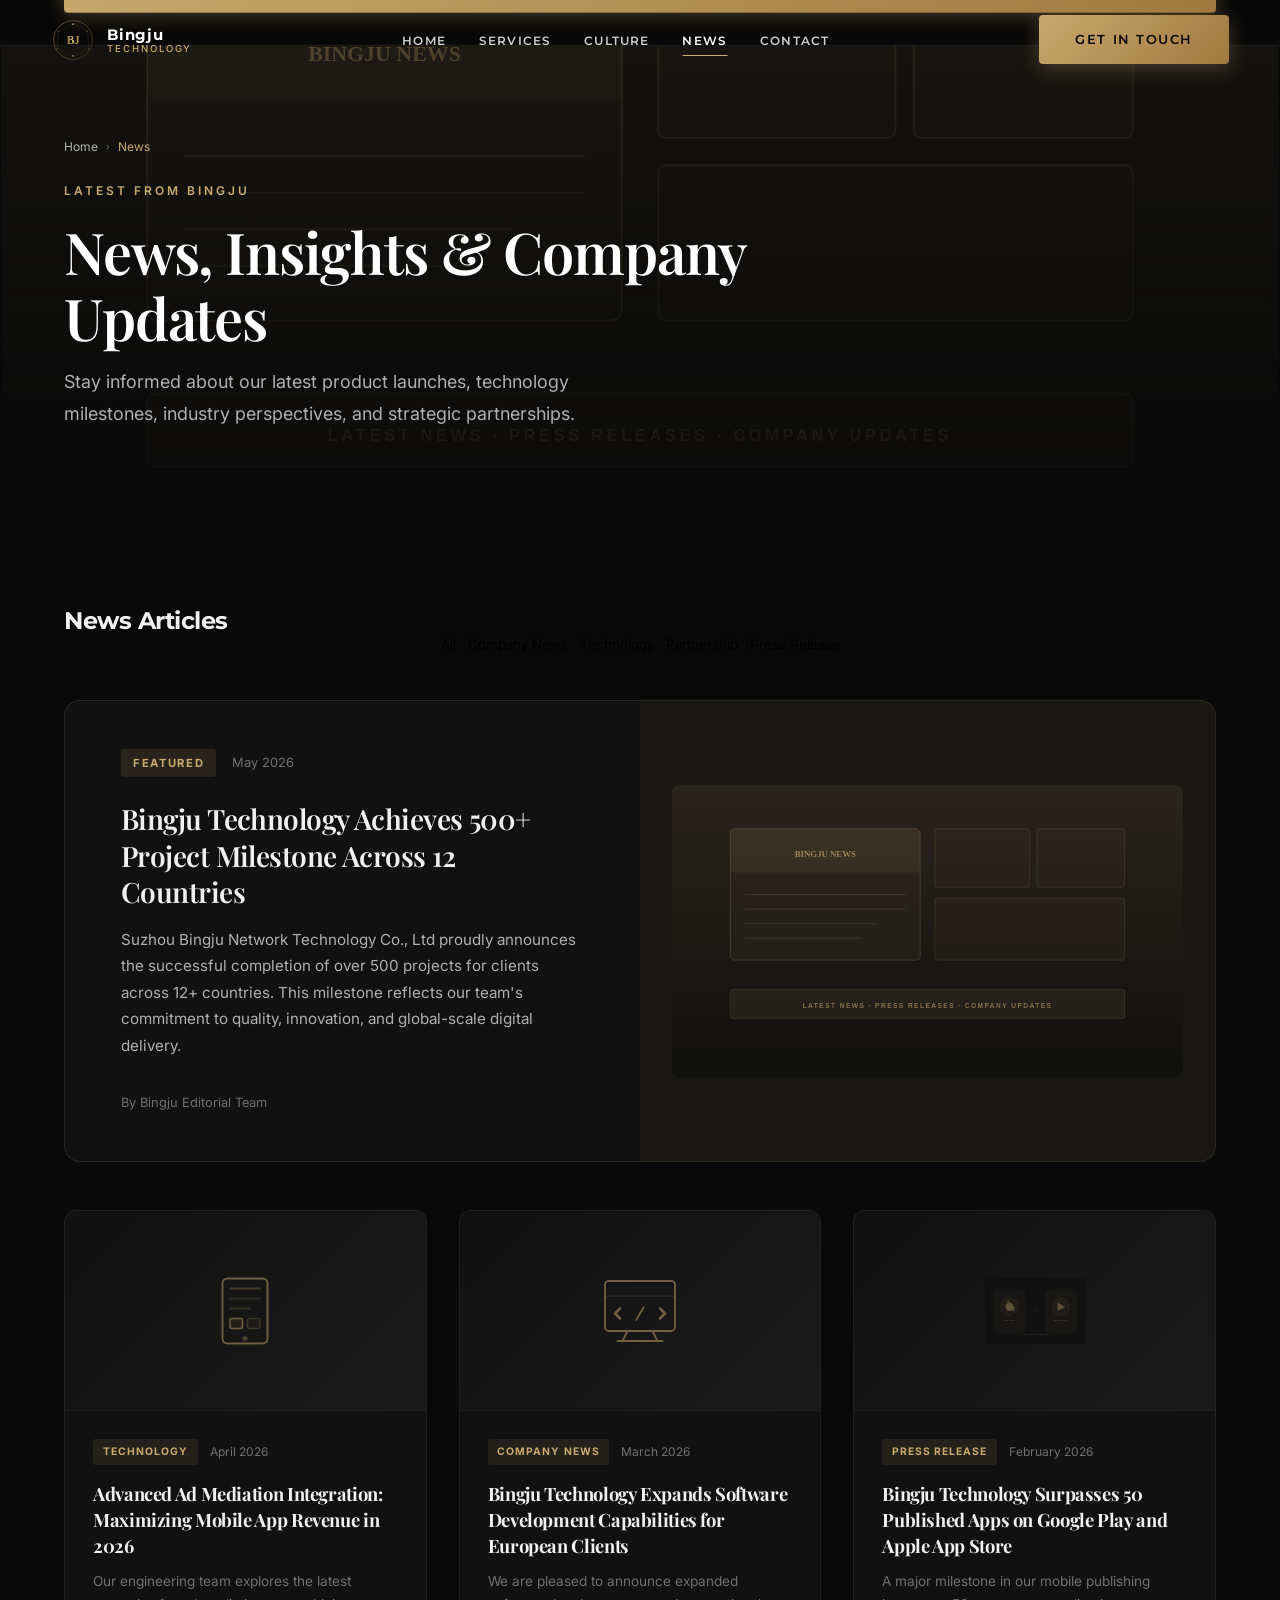
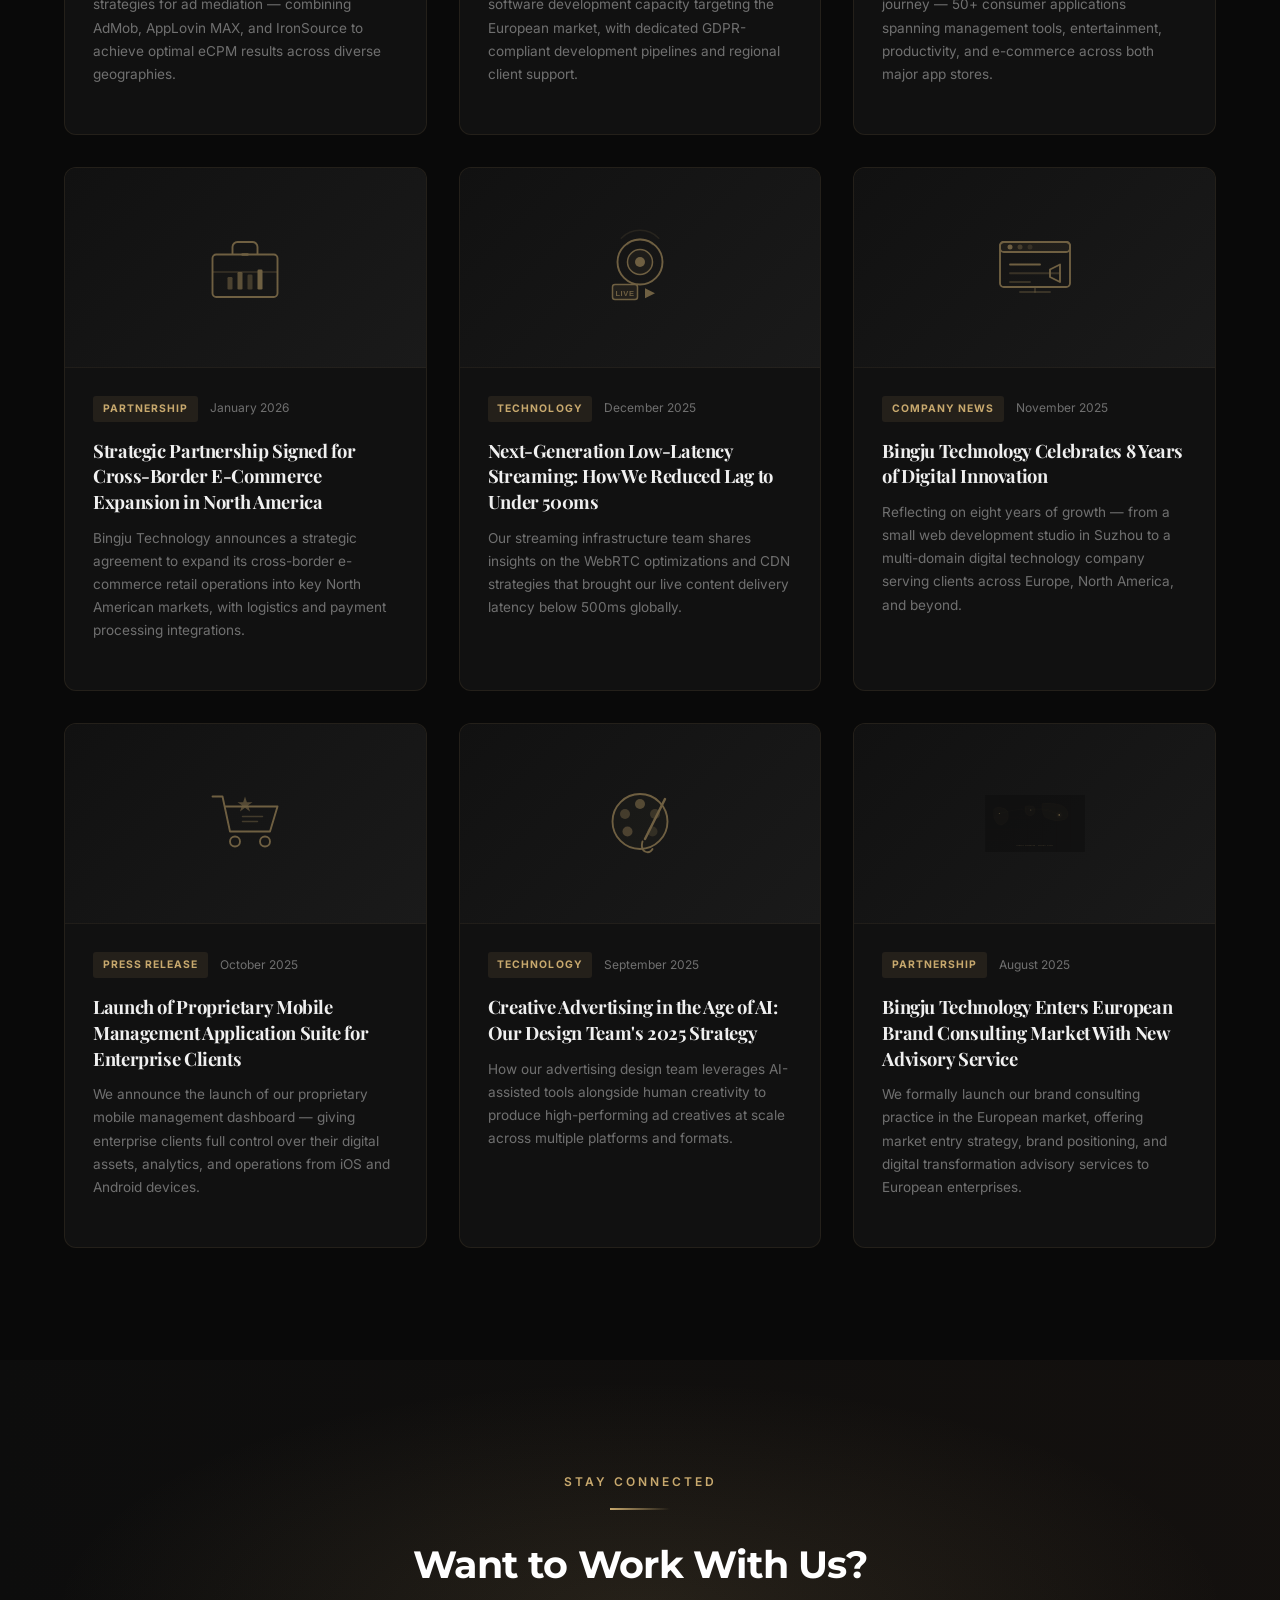
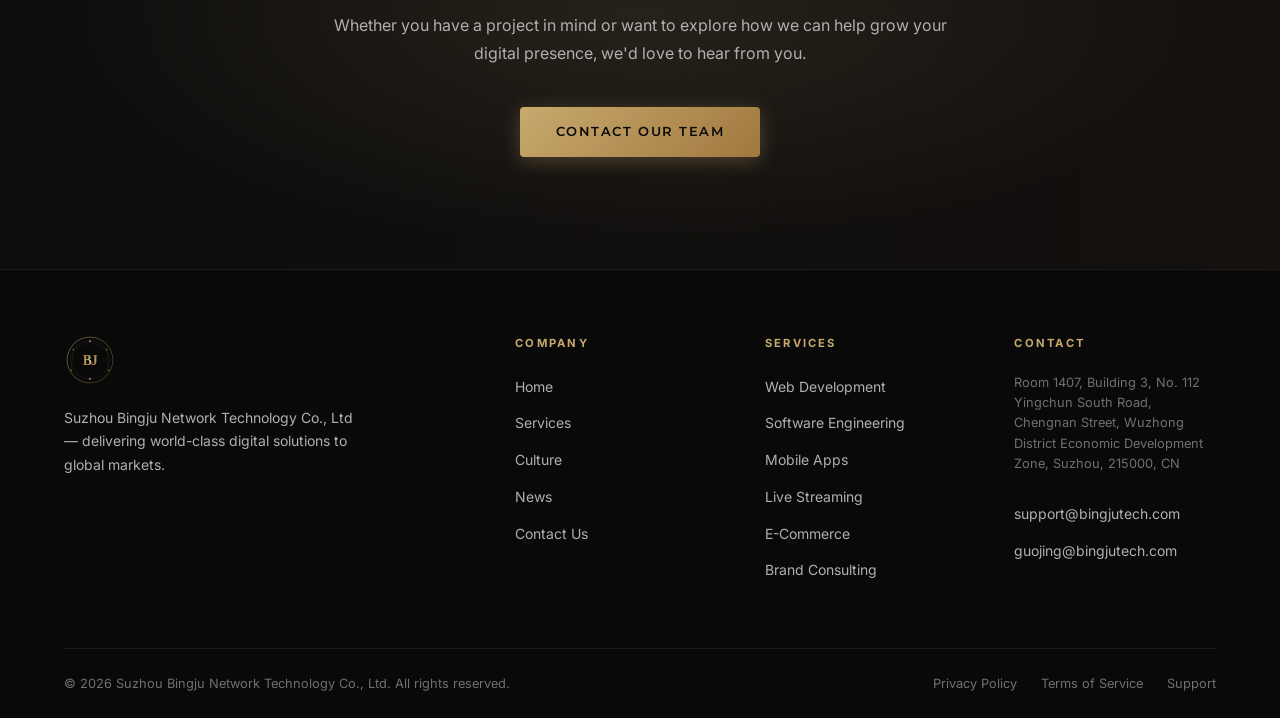
<file: news.html>
<!DOCTYPE html>
<html lang="en" dir="ltr">
<head>
  <meta charset="UTF-8">
  <meta name="viewport" content="width=device-width, initial-scale=1.0">
  <meta http-equiv="X-UA-Compatible" content="IE=edge">
  <title>News &amp; Updates — Suzhou Bingju Network Technology Co., Ltd</title>
  <meta name="description" content="Stay up to date with the latest news, press releases, technology insights, and company announcements from Suzhou Bingju Network Technology Co., Ltd.">
  <meta name="keywords" content="Bingju Technology news, press release, technology updates, company announcements, digital innovation news">
  <meta name="robots" content="index, follow">
  <link rel="canonical" href="https://www.bingjutech.com/news.html">
  <meta property="og:type" content="website">
  <meta property="og:url" content="https://www.bingjutech.com/news.html">
  <meta property="og:title" content="News &amp; Updates — Suzhou Bingju Network Technology Co., Ltd">
  <meta property="og:description" content="Latest news, technology insights, and company announcements from Bingju Technology.">
  <meta property="og:image" content="https://www.bingjutech.com/images/og-news.png">
  <link rel="icon" type="image/svg+xml" href="images/logo.svg">
  <link rel="preconnect" href="https://fonts.googleapis.com">
  <link rel="preconnect" href="https://fonts.gstatic.com" crossorigin>
  <link rel="stylesheet" href="css/main.css">
  <link rel="stylesheet" href="css/animations.css">
  <script type="application/ld+json">
  {
    "@context": "https://schema.org",
    "@type": "Blog",
    "name": "Bingju Technology News",
    "url": "https://www.bingjutech.com/news.html",
    "description": "Latest news and updates from Suzhou Bingju Network Technology Co., Ltd.",
    "publisher": {
      "@type": "Corporation",
      "name": "Suzhou Bingju Network Technology Co., Ltd",
      "url": "https://www.bingjutech.com"
    }
  }
  </script>
</head>
<body>
<div id="page-loader"></div>
<div id="cursor-glow" aria-hidden="true"></div>
<div id="page-transition" aria-hidden="true"></div>
<div id="scroll-progress" style="position:fixed;top:0;left:0;height:2px;background:linear-gradient(90deg,#c8a96e,#e0c98a);z-index:10001;width:0;transition:width 0.1s linear;" aria-hidden="true"></div>

<header role="banner">
  <nav class="nav nav--transparent" role="navigation" aria-label="Main navigation">
    <div class="nav__inner">
      <a href="index.html" class="nav__logo" aria-label="Bingju Technology Home">
        <img src="images/logo.svg" alt="Bingju Technology Logo" class="nav__logo-img" width="44" height="44">
        <div class="nav__logo-text">
          <span class="nav__logo-name">Bingju</span>
          <span class="nav__logo-sub">Technology</span>
        </div>
      </a>
      <ul class="nav__links" role="list">
        <li><a href="index.html"    class="nav__link">Home</a></li>
        <li><a href="services.html" class="nav__link">Services</a></li>
        <li><a href="culture.html"  class="nav__link">Culture</a></li>
        <li><a href="news.html"     class="nav__link">News</a></li>
        <li><a href="contact.html"  class="nav__link">Contact</a></li>
      </ul>
      <div class="nav__cta">
        <a href="contact.html" class="btn btn--primary btn--magnetic">Get in Touch</a>
      </div>
      <button class="nav__hamburger" aria-label="Toggle mobile menu" aria-expanded="false" aria-controls="mobile-menu">
        <span></span><span></span><span></span>
      </button>
    </div>
  </nav>
  <div class="nav__mobile-menu" id="mobile-menu" role="dialog" aria-label="Mobile navigation">
    <ul class="nav__mobile-links" role="list">
      <li><a href="index.html"    class="nav__mobile-link">Home</a></li>
      <li><a href="services.html" class="nav__mobile-link">Services</a></li>
      <li><a href="culture.html"  class="nav__mobile-link">Culture</a></li>
      <li><a href="news.html"     class="nav__mobile-link">News</a></li>
      <li><a href="contact.html"  class="nav__mobile-link">Contact</a></li>
      <li style="padding-top:1rem;"><a href="contact.html" class="btn btn--primary" style="width:100%;justify-content:center;">Get in Touch</a></li>
    </ul>
  </div>
</header>

<main id="main-content">

<!-- PAGE HERO -->
<section class="page-hero" aria-labelledby="news-hero-title">
  <div class="page-hero__bg">
    <img src="images/news-visual.svg" alt="" aria-hidden="true" style="width:100%;height:100%;object-fit:cover;">
  </div>
  <div class="page-hero__overlay" aria-hidden="true"></div>
  <div class="container page-hero__content">
    <nav class="breadcrumb" aria-label="Breadcrumb">
      <a href="index.html">Home</a>
      <span class="breadcrumb__sep" aria-hidden="true">›</span>
      <span>News</span>
    </nav>
    <p class="section-subtitle hero-anim-1">Latest from Bingju</p>
    <h1 id="news-hero-title" class="display-2 hero-anim-2" style="color:#fff;max-width:700px;">
      News, Insights &amp; Company Updates
    </h1>
    <p class="body-lg text-muted hero-anim-3" style="max-width:560px;margin-top:1rem;">
      Stay informed about our latest product launches, technology milestones, industry perspectives, and strategic partnerships.
    </p>
  </div>
</section>

<!-- FILTER + GRID -->
<section class="section section--dark" aria-labelledby="news-grid-title">
  <div class="container">
    <h2 id="news-grid-title" class="sr-only">News Articles</h2>

    <!-- Filter Buttons -->
    <div class="news-filter" style="display:flex;flex-wrap:wrap;gap:0.75rem;justify-content:center;margin-bottom:3rem;" role="group" aria-label="Filter news by category">
      <button class="filter-btn active" data-filter="all">All</button>
      <button class="filter-btn" data-filter="company">Company News</button>
      <button class="filter-btn" data-filter="technology">Technology</button>
      <button class="filter-btn" data-filter="partnership">Partnership</button>
      <button class="filter-btn" data-filter="press">Press Release</button>
    </div>

    <!-- Featured Article -->
    <article class="news-featured reveal" data-category="company" style="background:var(--color-bg-2);border:1px solid rgba(200,169,110,0.15);border-radius:16px;overflow:hidden;display:grid;grid-template-columns:1fr 1fr;margin-bottom:3rem;" aria-labelledby="featured-article-title">
      <div style="padding:3rem 3.5rem;display:flex;flex-direction:column;justify-content:center;">
        <div style="display:flex;align-items:center;gap:1rem;margin-bottom:1.5rem;">
          <span style="background:rgba(200,169,110,0.12);color:var(--color-gold);font-size:0.7rem;font-weight:700;letter-spacing:0.15em;text-transform:uppercase;padding:0.3rem 0.75rem;border-radius:3px;">Featured</span>
          <span style="color:var(--color-text-3);font-size:0.8rem;">May 2026</span>
        </div>
        <h2 id="featured-article-title" style="font-family:var(--font-display);font-size:1.75rem;font-weight:600;color:var(--color-text-1);line-height:1.3;margin-bottom:1rem;">Bingju Technology Achieves 500+ Project Milestone Across 12 Countries</h2>
        <p style="color:var(--color-text-2);font-size:0.95rem;line-height:1.75;margin-bottom:2rem;">
          Suzhou Bingju Network Technology Co., Ltd proudly announces the successful completion of over 500 projects for clients across 12+ countries. This milestone reflects our team's commitment to quality, innovation, and global-scale digital delivery.
        </p>
        <div style="display:flex;align-items:center;gap:1.5rem;">
          <span style="font-size:0.8rem;color:var(--color-text-3);">By Bingju Editorial Team</span>
        </div>
      </div>
      <div style="background:rgba(200,169,110,0.04);display:flex;align-items:center;justify-content:center;padding:2rem;">
        <img src="images/news-visual.svg" alt="Bingju 500 Projects Milestone" style="max-width:100%;border-radius:8px;" loading="lazy">
      </div>
    </article>

    <!-- News Grid -->
    <div class="news-grid" style="display:grid;grid-template-columns:repeat(3,1fr);gap:2rem;" aria-live="polite">

      <article class="news-card stagger" data-category="technology" style="background:var(--color-bg-2);border:1px solid rgba(200,169,110,0.1);border-radius:12px;overflow:hidden;transition:var(--transition-base);" aria-labelledby="article-1-title">
        <div class="news-card__thumb" style="height:200px;background:linear-gradient(135deg,#111,#1a1a1a);display:flex;align-items:center;justify-content:center;border-bottom:1px solid rgba(200,169,110,0.08);">
          <img src="images/icon-mobile-app.svg" alt="" aria-hidden="true" style="width:80px;height:80px;opacity:0.5;">
        </div>
        <div style="padding:1.75rem;">
          <div style="display:flex;align-items:center;gap:0.75rem;margin-bottom:1rem;">
            <span style="background:rgba(200,169,110,0.1);color:var(--color-gold);font-size:0.65rem;font-weight:700;letter-spacing:0.1em;text-transform:uppercase;padding:0.25rem 0.6rem;border-radius:3px;">Technology</span>
            <span style="color:var(--color-text-3);font-size:0.75rem;">April 2026</span>
          </div>
          <h3 id="article-1-title" style="font-family:var(--font-display);font-size:1.15rem;color:var(--color-text-1);line-height:1.4;margin-bottom:0.75rem;">Advanced Ad Mediation Integration: Maximizing Mobile App Revenue in 2026</h3>
          <p style="color:var(--color-text-3);font-size:0.85rem;line-height:1.7;margin-bottom:1.25rem;">Our engineering team explores the latest strategies for ad mediation — combining AdMob, AppLovin MAX, and IronSource to achieve optimal eCPM results across diverse geographies.</p>
        </div>
      </article>

      <article class="news-card stagger" data-category="company" style="background:var(--color-bg-2);border:1px solid rgba(200,169,110,0.1);border-radius:12px;overflow:hidden;transition:var(--transition-base);" aria-labelledby="article-2-title">
        <div class="news-card__thumb" style="height:200px;background:linear-gradient(135deg,#111,#1a1a1a);display:flex;align-items:center;justify-content:center;border-bottom:1px solid rgba(200,169,110,0.08);">
          <img src="images/icon-software.svg" alt="" aria-hidden="true" style="width:80px;height:80px;opacity:0.5;">
        </div>
        <div style="padding:1.75rem;">
          <div style="display:flex;align-items:center;gap:0.75rem;margin-bottom:1rem;">
            <span style="background:rgba(200,169,110,0.1);color:var(--color-gold);font-size:0.65rem;font-weight:700;letter-spacing:0.1em;text-transform:uppercase;padding:0.25rem 0.6rem;border-radius:3px;">Company News</span>
            <span style="color:var(--color-text-3);font-size:0.75rem;">March 2026</span>
          </div>
          <h3 id="article-2-title" style="font-family:var(--font-display);font-size:1.15rem;color:var(--color-text-1);line-height:1.4;margin-bottom:0.75rem;">Bingju Technology Expands Software Development Capabilities for European Clients</h3>
          <p style="color:var(--color-text-3);font-size:0.85rem;line-height:1.7;margin-bottom:1.25rem;">We are pleased to announce expanded software development capacity targeting the European market, with dedicated GDPR-compliant development pipelines and regional client support.</p>
        </div>
      </article>

      <article class="news-card stagger" data-category="press" style="background:var(--color-bg-2);border:1px solid rgba(200,169,110,0.1);border-radius:12px;overflow:hidden;transition:var(--transition-base);" aria-labelledby="article-3-title">
        <div class="news-card__thumb" style="height:200px;background:linear-gradient(135deg,#111,#1a1a1a);display:flex;align-items:center;justify-content:center;border-bottom:1px solid rgba(200,169,110,0.08);">
          <img src="images/app-stores-visual.svg" alt="" aria-hidden="true" style="width:100px;height:80px;object-fit:contain;opacity:0.5;">
        </div>
        <div style="padding:1.75rem;">
          <div style="display:flex;align-items:center;gap:0.75rem;margin-bottom:1rem;">
            <span style="background:rgba(200,169,110,0.1);color:var(--color-gold);font-size:0.65rem;font-weight:700;letter-spacing:0.1em;text-transform:uppercase;padding:0.25rem 0.6rem;border-radius:3px;">Press Release</span>
            <span style="color:var(--color-text-3);font-size:0.75rem;">February 2026</span>
          </div>
          <h3 id="article-3-title" style="font-family:var(--font-display);font-size:1.15rem;color:var(--color-text-1);line-height:1.4;margin-bottom:0.75rem;">Bingju Technology Surpasses 50 Published Apps on Google Play and Apple App Store</h3>
          <p style="color:var(--color-text-3);font-size:0.85rem;line-height:1.7;margin-bottom:1.25rem;">A major milestone in our mobile publishing journey — 50+ consumer applications spanning management tools, entertainment, productivity, and e-commerce across both major app stores.</p>
        </div>
      </article>

      <article class="news-card stagger" data-category="partnership" style="background:var(--color-bg-2);border:1px solid rgba(200,169,110,0.1);border-radius:12px;overflow:hidden;transition:var(--transition-base);" aria-labelledby="article-4-title">
        <div class="news-card__thumb" style="height:200px;background:linear-gradient(135deg,#111,#1a1a1a);display:flex;align-items:center;justify-content:center;border-bottom:1px solid rgba(200,169,110,0.08);">
          <img src="images/icon-consulting.svg" alt="" aria-hidden="true" style="width:80px;height:80px;opacity:0.5;">
        </div>
        <div style="padding:1.75rem;">
          <div style="display:flex;align-items:center;gap:0.75rem;margin-bottom:1rem;">
            <span style="background:rgba(200,169,110,0.1);color:var(--color-gold);font-size:0.65rem;font-weight:700;letter-spacing:0.1em;text-transform:uppercase;padding:0.25rem 0.6rem;border-radius:3px;">Partnership</span>
            <span style="color:var(--color-text-3);font-size:0.75rem;">January 2026</span>
          </div>
          <h3 id="article-4-title" style="font-family:var(--font-display);font-size:1.15rem;color:var(--color-text-1);line-height:1.4;margin-bottom:0.75rem;">Strategic Partnership Signed for Cross-Border E-Commerce Expansion in North America</h3>
          <p style="color:var(--color-text-3);font-size:0.85rem;line-height:1.7;margin-bottom:1.25rem;">Bingju Technology announces a strategic agreement to expand its cross-border e-commerce retail operations into key North American markets, with logistics and payment processing integrations.</p>
        </div>
      </article>

      <article class="news-card stagger" data-category="technology" style="background:var(--color-bg-2);border:1px solid rgba(200,169,110,0.1);border-radius:12px;overflow:hidden;transition:var(--transition-base);" aria-labelledby="article-5-title">
        <div class="news-card__thumb" style="height:200px;background:linear-gradient(135deg,#111,#1a1a1a);display:flex;align-items:center;justify-content:center;border-bottom:1px solid rgba(200,169,110,0.08);">
          <img src="images/icon-streaming.svg" alt="" aria-hidden="true" style="width:80px;height:80px;opacity:0.5;">
        </div>
        <div style="padding:1.75rem;">
          <div style="display:flex;align-items:center;gap:0.75rem;margin-bottom:1rem;">
            <span style="background:rgba(200,169,110,0.1);color:var(--color-gold);font-size:0.65rem;font-weight:700;letter-spacing:0.1em;text-transform:uppercase;padding:0.25rem 0.6rem;border-radius:3px;">Technology</span>
            <span style="color:var(--color-text-3);font-size:0.75rem;">December 2025</span>
          </div>
          <h3 id="article-5-title" style="font-family:var(--font-display);font-size:1.15rem;color:var(--color-text-1);line-height:1.4;margin-bottom:0.75rem;">Next-Generation Low-Latency Streaming: How We Reduced Lag to Under 500ms</h3>
          <p style="color:var(--color-text-3);font-size:0.85rem;line-height:1.7;margin-bottom:1.25rem;">Our streaming infrastructure team shares insights on the WebRTC optimizations and CDN strategies that brought our live content delivery latency below 500ms globally.</p>
        </div>
      </article>

      <article class="news-card stagger" data-category="company" style="background:var(--color-bg-2);border:1px solid rgba(200,169,110,0.1);border-radius:12px;overflow:hidden;transition:var(--transition-base);" aria-labelledby="article-6-title">
        <div class="news-card__thumb" style="height:200px;background:linear-gradient(135deg,#111,#1a1a1a);display:flex;align-items:center;justify-content:center;border-bottom:1px solid rgba(200,169,110,0.08);">
          <img src="images/icon-web-dev.svg" alt="" aria-hidden="true" style="width:80px;height:80px;opacity:0.5;">
        </div>
        <div style="padding:1.75rem;">
          <div style="display:flex;align-items:center;gap:0.75rem;margin-bottom:1rem;">
            <span style="background:rgba(200,169,110,0.1);color:var(--color-gold);font-size:0.65rem;font-weight:700;letter-spacing:0.1em;text-transform:uppercase;padding:0.25rem 0.6rem;border-radius:3px;">Company News</span>
            <span style="color:var(--color-text-3);font-size:0.75rem;">November 2025</span>
          </div>
          <h3 id="article-6-title" style="font-family:var(--font-display);font-size:1.15rem;color:var(--color-text-1);line-height:1.4;margin-bottom:0.75rem;">Bingju Technology Celebrates 8 Years of Digital Innovation</h3>
          <p style="color:var(--color-text-3);font-size:0.85rem;line-height:1.7;margin-bottom:1.25rem;">Reflecting on eight years of growth — from a small web development studio in Suzhou to a multi-domain digital technology company serving clients across Europe, North America, and beyond.</p>
        </div>
      </article>

      <article class="news-card stagger" data-category="press" style="background:var(--color-bg-2);border:1px solid rgba(200,169,110,0.1);border-radius:12px;overflow:hidden;transition:var(--transition-base);" aria-labelledby="article-7-title">
        <div class="news-card__thumb" style="height:200px;background:linear-gradient(135deg,#111,#1a1a1a);display:flex;align-items:center;justify-content:center;border-bottom:1px solid rgba(200,169,110,0.08);">
          <img src="images/icon-ecommerce.svg" alt="" aria-hidden="true" style="width:80px;height:80px;opacity:0.5;">
        </div>
        <div style="padding:1.75rem;">
          <div style="display:flex;align-items:center;gap:0.75rem;margin-bottom:1rem;">
            <span style="background:rgba(200,169,110,0.1);color:var(--color-gold);font-size:0.65rem;font-weight:700;letter-spacing:0.1em;text-transform:uppercase;padding:0.25rem 0.6rem;border-radius:3px;">Press Release</span>
            <span style="color:var(--color-text-3);font-size:0.75rem;">October 2025</span>
          </div>
          <h3 id="article-7-title" style="font-family:var(--font-display);font-size:1.15rem;color:var(--color-text-1);line-height:1.4;margin-bottom:0.75rem;">Launch of Proprietary Mobile Management Application Suite for Enterprise Clients</h3>
          <p style="color:var(--color-text-3);font-size:0.85rem;line-height:1.7;margin-bottom:1.25rem;">We announce the launch of our proprietary mobile management dashboard — giving enterprise clients full control over their digital assets, analytics, and operations from iOS and Android devices.</p>
        </div>
      </article>

      <article class="news-card stagger" data-category="technology" style="background:var(--color-bg-2);border:1px solid rgba(200,169,110,0.1);border-radius:12px;overflow:hidden;transition:var(--transition-base);" aria-labelledby="article-8-title">
        <div class="news-card__thumb" style="height:200px;background:linear-gradient(135deg,#111,#1a1a1a);display:flex;align-items:center;justify-content:center;border-bottom:1px solid rgba(200,169,110,0.08);">
          <img src="images/icon-design.svg" alt="" aria-hidden="true" style="width:80px;height:80px;opacity:0.5;">
        </div>
        <div style="padding:1.75rem;">
          <div style="display:flex;align-items:center;gap:0.75rem;margin-bottom:1rem;">
            <span style="background:rgba(200,169,110,0.1);color:var(--color-gold);font-size:0.65rem;font-weight:700;letter-spacing:0.1em;text-transform:uppercase;padding:0.25rem 0.6rem;border-radius:3px;">Technology</span>
            <span style="color:var(--color-text-3);font-size:0.75rem;">September 2025</span>
          </div>
          <h3 id="article-8-title" style="font-family:var(--font-display);font-size:1.15rem;color:var(--color-text-1);line-height:1.4;margin-bottom:0.75rem;">Creative Advertising in the Age of AI: Our Design Team's 2025 Strategy</h3>
          <p style="color:var(--color-text-3);font-size:0.85rem;line-height:1.7;margin-bottom:1.25rem;">How our advertising design team leverages AI-assisted tools alongside human creativity to produce high-performing ad creatives at scale across multiple platforms and formats.</p>
        </div>
      </article>

      <article class="news-card stagger" data-category="partnership" style="background:var(--color-bg-2);border:1px solid rgba(200,169,110,0.1);border-radius:12px;overflow:hidden;transition:var(--transition-base);" aria-labelledby="article-9-title">
        <div class="news-card__thumb" style="height:200px;background:linear-gradient(135deg,#111,#1a1a1a);display:flex;align-items:center;justify-content:center;border-bottom:1px solid rgba(200,169,110,0.08);">
          <img src="images/contact-visual.svg" alt="" aria-hidden="true" style="width:100px;height:80px;object-fit:contain;opacity:0.5;">
        </div>
        <div style="padding:1.75rem;">
          <div style="display:flex;align-items:center;gap:0.75rem;margin-bottom:1rem;">
            <span style="background:rgba(200,169,110,0.1);color:var(--color-gold);font-size:0.65rem;font-weight:700;letter-spacing:0.1em;text-transform:uppercase;padding:0.25rem 0.6rem;border-radius:3px;">Partnership</span>
            <span style="color:var(--color-text-3);font-size:0.75rem;">August 2025</span>
          </div>
          <h3 id="article-9-title" style="font-family:var(--font-display);font-size:1.15rem;color:var(--color-text-1);line-height:1.4;margin-bottom:0.75rem;">Bingju Technology Enters European Brand Consulting Market With New Advisory Service</h3>
          <p style="color:var(--color-text-3);font-size:0.85rem;line-height:1.7;margin-bottom:1.25rem;">We formally launch our brand consulting practice in the European market, offering market entry strategy, brand positioning, and digital transformation advisory services to European enterprises.</p>
        </div>
      </article>

    </div>
  </div>
</section>

<!-- NEWSLETTER CTA -->
<section class="cta-section animated-bg" aria-labelledby="news-cta-title">
  <div class="cta-section__bg" aria-hidden="true"></div>
  <div class="container cta-section__inner">
    <div class="reveal" style="max-width:640px;margin:0 auto;">
      <p class="section-subtitle">Stay Connected</p>
      <div class="gold-line gold-line--center"></div>
      <h2 id="news-cta-title" class="section-title" style="margin-bottom:1.5rem;">
        Want to Work With Us?
      </h2>
      <p class="body-md text-muted" style="margin-bottom:2.5rem;">
        Whether you have a project in mind or want to explore how we can help grow your digital presence, we'd love to hear from you.
      </p>
      <a href="contact.html" class="btn btn--primary btn--magnetic">Contact Our Team</a>
    </div>
  </div>
</section>

</main>

<!-- FOOTER -->
<footer class="footer" role="contentinfo">
  <div class="container">
    <div class="footer__main">
      <div class="footer__brand">
        <a href="index.html" aria-label="Bingju Technology Home">
          <img src="images/logo.svg" alt="Bingju Technology" width="52" height="52">
        </a>
        <p>Suzhou Bingju Network Technology Co., Ltd — delivering world-class digital solutions to global markets.</p>
      </div>
      <nav aria-label="Footer — Company">
        <div class="footer__heading">Company</div>
        <ul class="footer__links" role="list">
          <li><a href="index.html"    class="footer__link">Home</a></li>
          <li><a href="services.html" class="footer__link">Services</a></li>
          <li><a href="culture.html"  class="footer__link">Culture</a></li>
          <li><a href="news.html"     class="footer__link">News</a></li>
          <li><a href="contact.html"  class="footer__link">Contact Us</a></li>
        </ul>
      </nav>
      <nav aria-label="Footer — Services">
        <div class="footer__heading">Services</div>
        <ul class="footer__links" role="list">
          <li><a href="services.html" class="footer__link">Web Development</a></li>
          <li><a href="services.html" class="footer__link">Software Engineering</a></li>
          <li><a href="services.html" class="footer__link">Mobile Apps</a></li>
          <li><a href="services.html" class="footer__link">Live Streaming</a></li>
          <li><a href="services.html" class="footer__link">E-Commerce</a></li>
          <li><a href="services.html" class="footer__link">Brand Consulting</a></li>
        </ul>
      </nav>
      <div>
        <div class="footer__heading">Contact</div>
        <ul class="footer__links" role="list">
          <li class="footer__link" style="color:var(--color-text-3);font-size:0.8rem;line-height:1.6;">Room 1407, Building 3, No. 112 Yingchun South Road, Chengnan Street, Wuzhong District Economic Development Zone, Suzhou, 215000, CN</li>
          <li style="margin-top:1rem;"><a href="mailto:support@bingjutech.com" class="footer__link">support@bingjutech.com</a></li>
          <li><a href="mailto:guojing@bingjutech.com" class="footer__link">guojing@bingjutech.com</a></li>
        </ul>
      </div>
    </div>
    <div class="footer__bottom">
      <p class="footer__copy">&copy; 2026 Suzhou Bingju Network Technology Co., Ltd. All rights reserved.</p>
      <nav class="footer__legal-links" aria-label="Legal">
        <a href="privacy.html" class="footer__legal-link">Privacy Policy</a>
        <a href="terms.html"   class="footer__legal-link">Terms of Service</a>
        <a href="contact.html" class="footer__legal-link">Support</a>
      </nav>
    </div>
  </div>
</footer>
<button id="back-to-top" aria-label="Back to top" style="position:fixed;bottom:2rem;right:2rem;width:48px;height:48px;border-radius:50%;background:var(--color-gold);color:#000;display:flex;align-items:center;justify-content:center;opacity:0;transition:opacity 0.3s,transform 0.3s;z-index:500;border:none;cursor:pointer;">
  <svg width="20" height="20" viewBox="0 0 24 24" fill="none" stroke="currentColor" stroke-width="2.5" aria-hidden="true"><path d="M18 15l-6-6-6 6"/></svg>
</button>
<script src="js/animations.js"></script>
<script src="js/main.js"></script>
<script>
// News filter
(function(){
  const filterBtns = document.querySelectorAll('.filter-btn');
  const articles = document.querySelectorAll('.news-grid .news-card, .news-featured');
  filterBtns.forEach(btn => {
    btn.addEventListener('click', () => {
      filterBtns.forEach(b => b.classList.remove('active'));
      btn.classList.add('active');
      const filter = btn.dataset.filter;
      articles.forEach(article => {
        if (filter === 'all' || article.dataset.category === filter) {
          article.style.display = '';
        } else {
          article.style.display = 'none';
        }
      });
    });
  });
})();
</script>
</body>
</html>
</file>
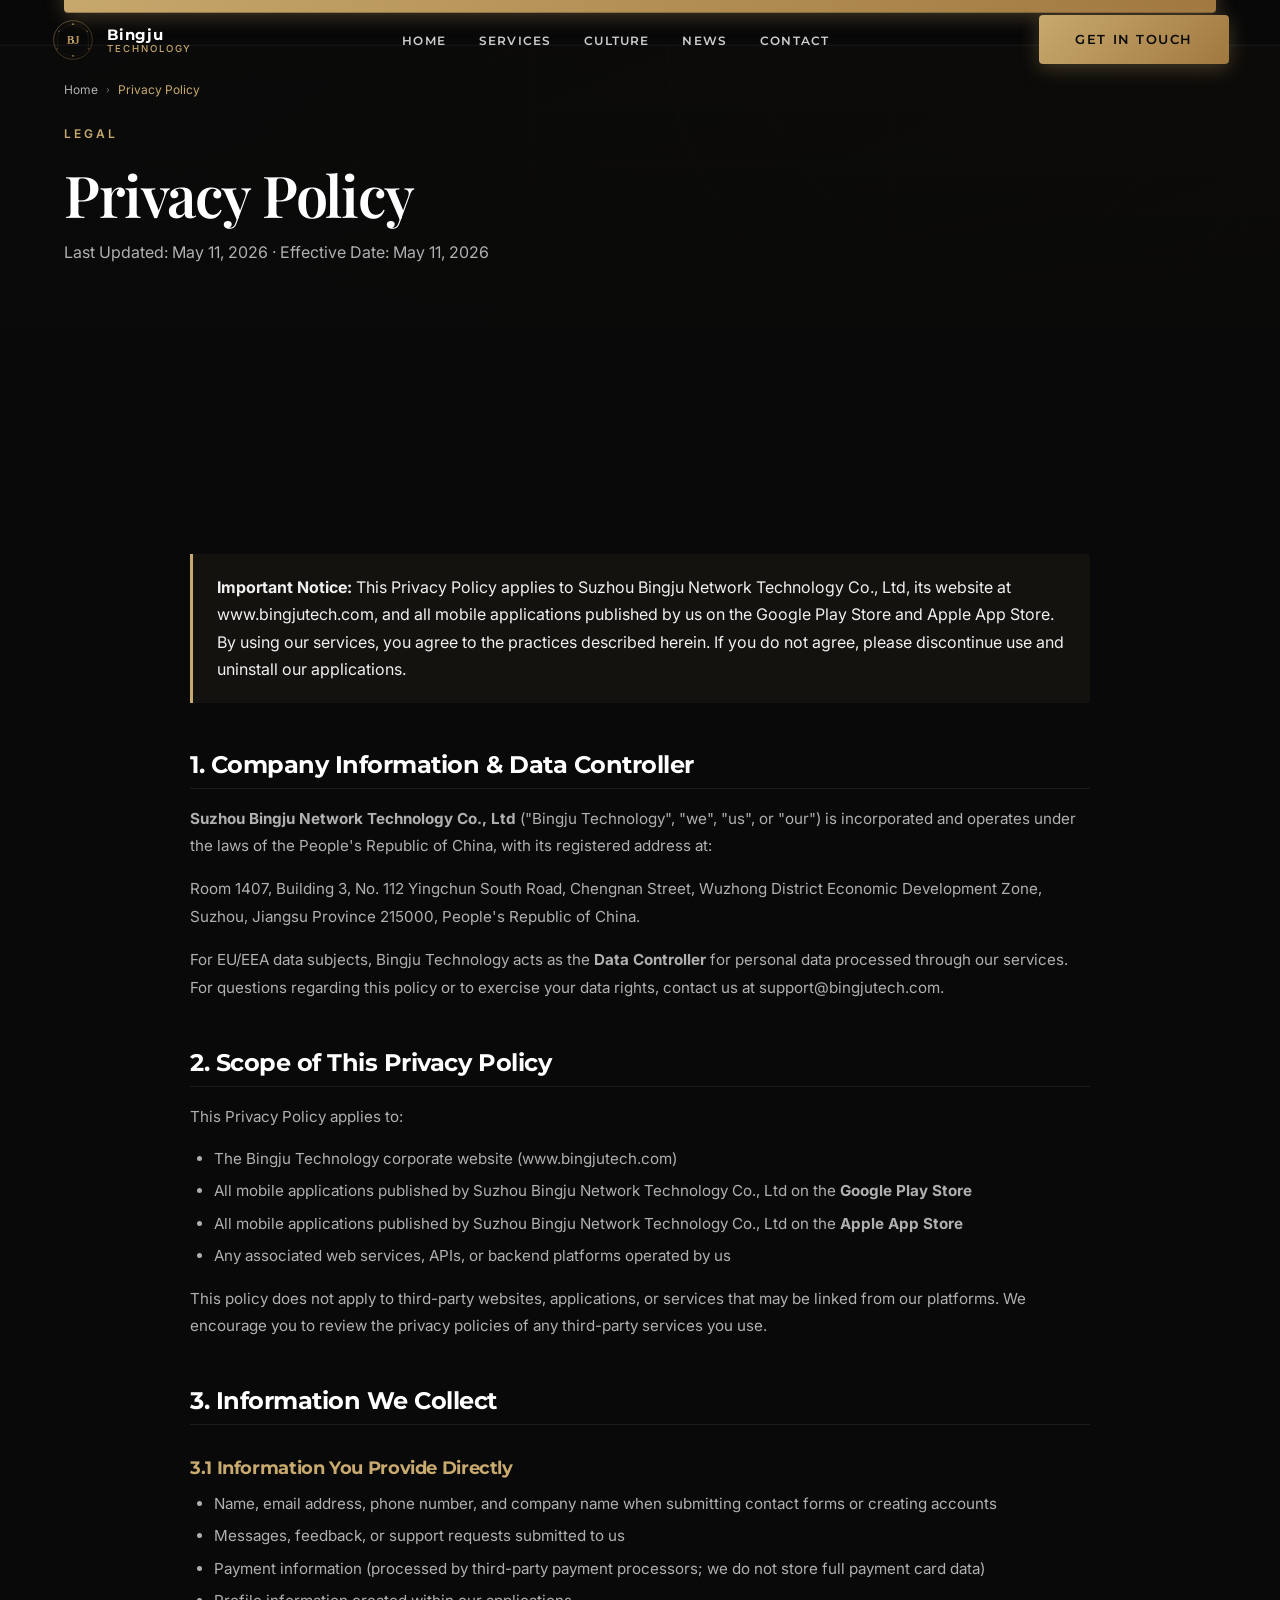
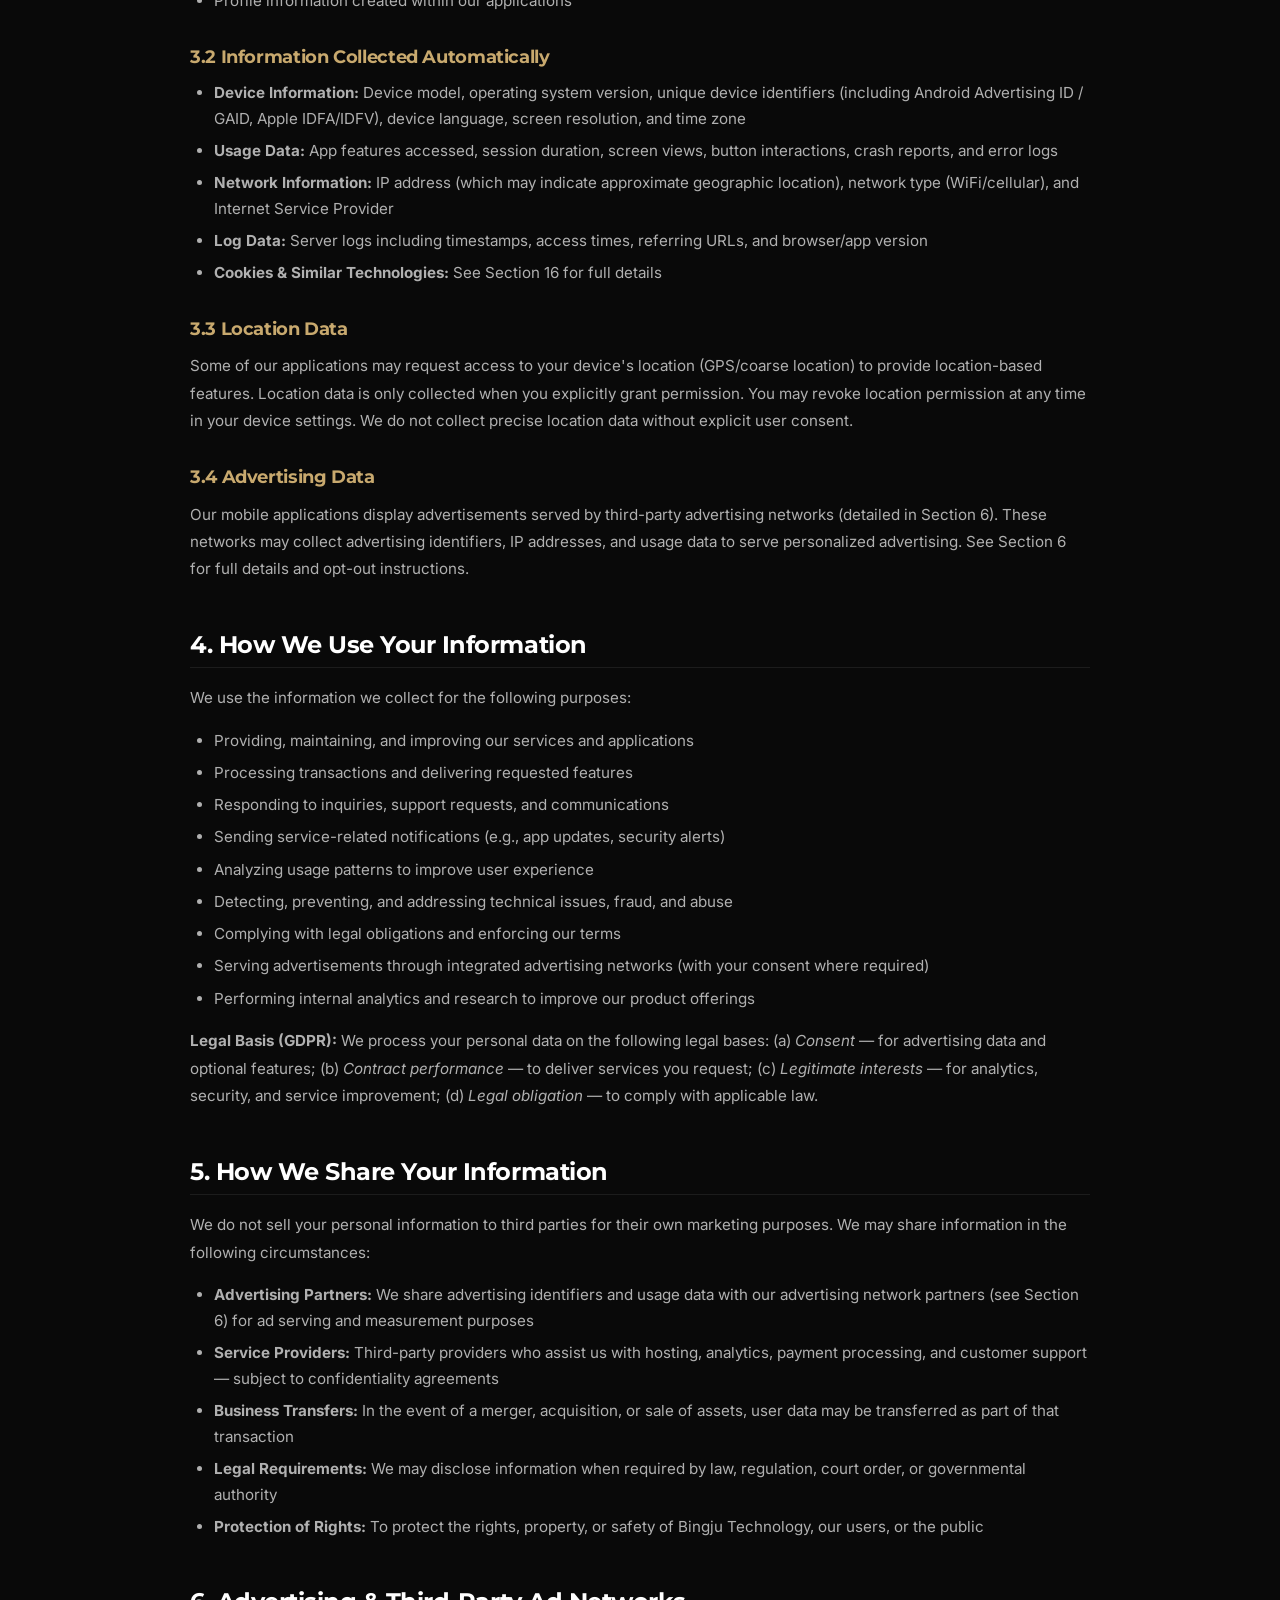
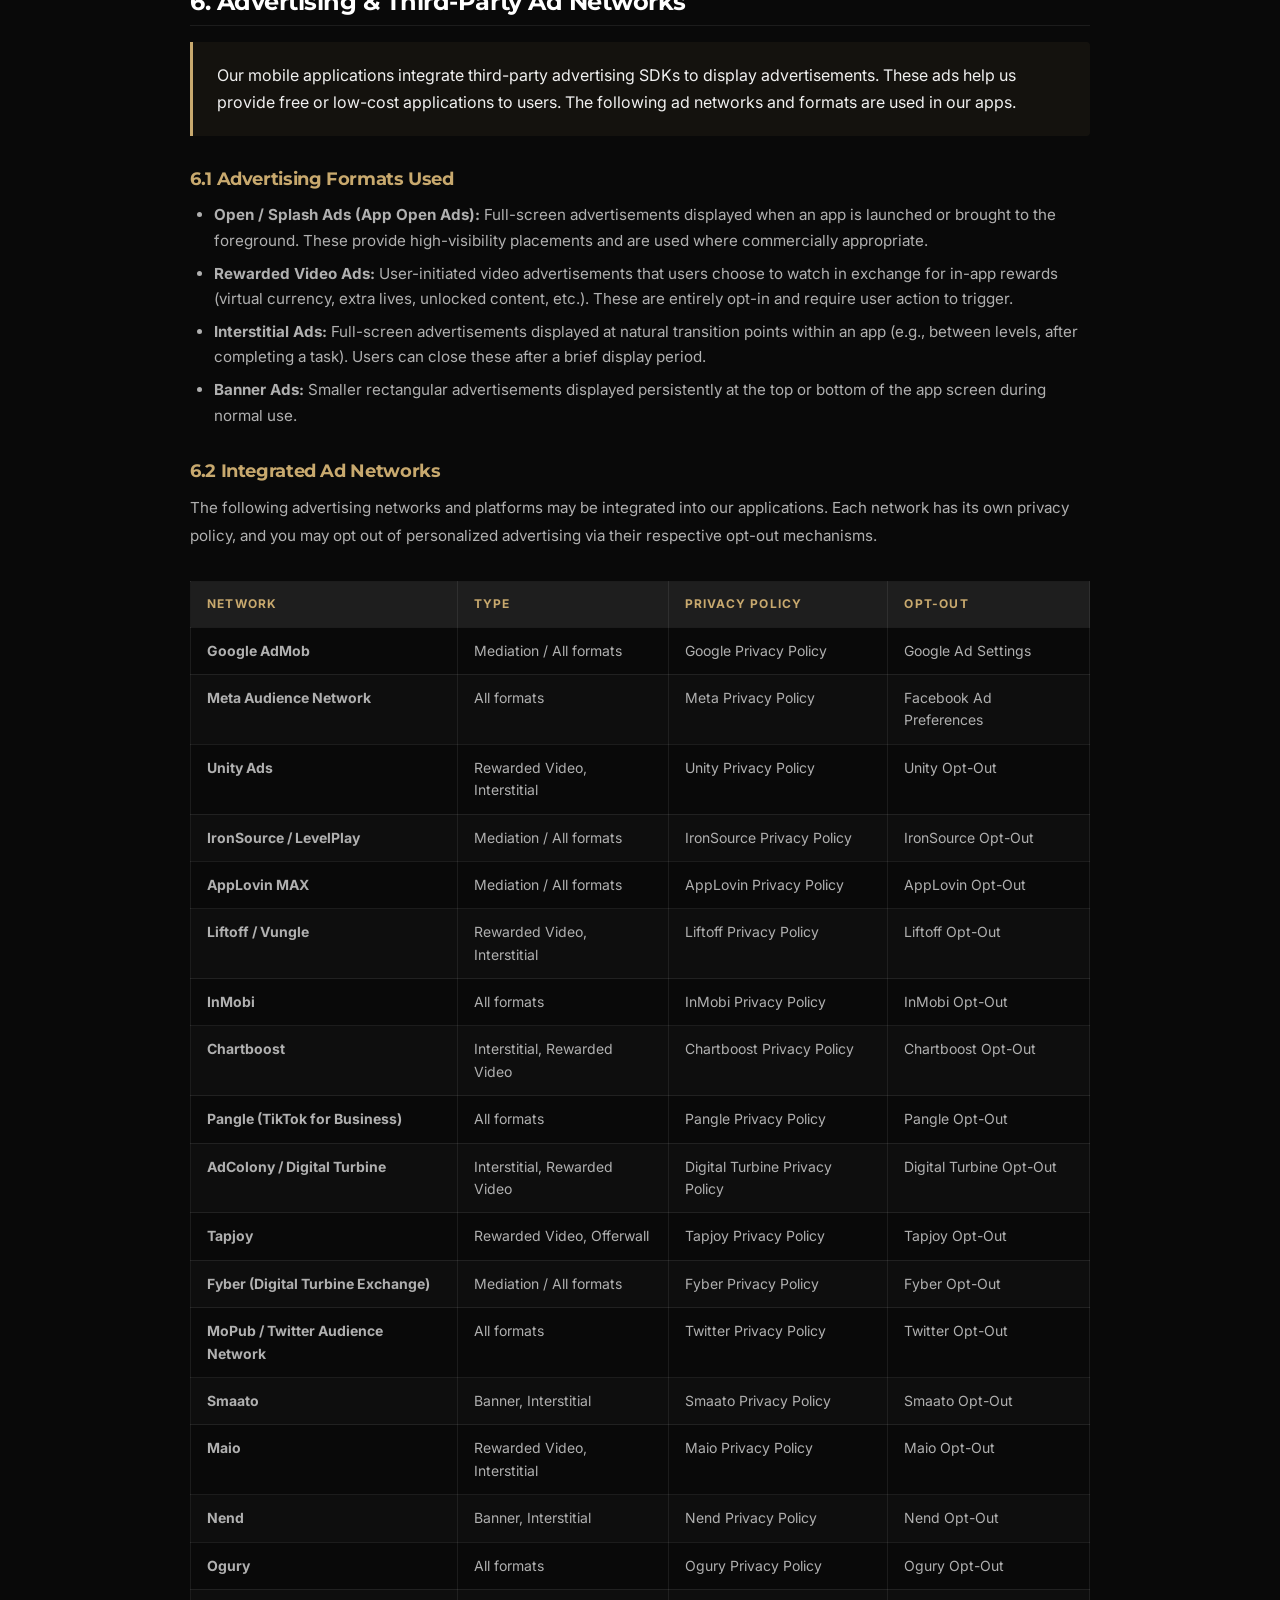
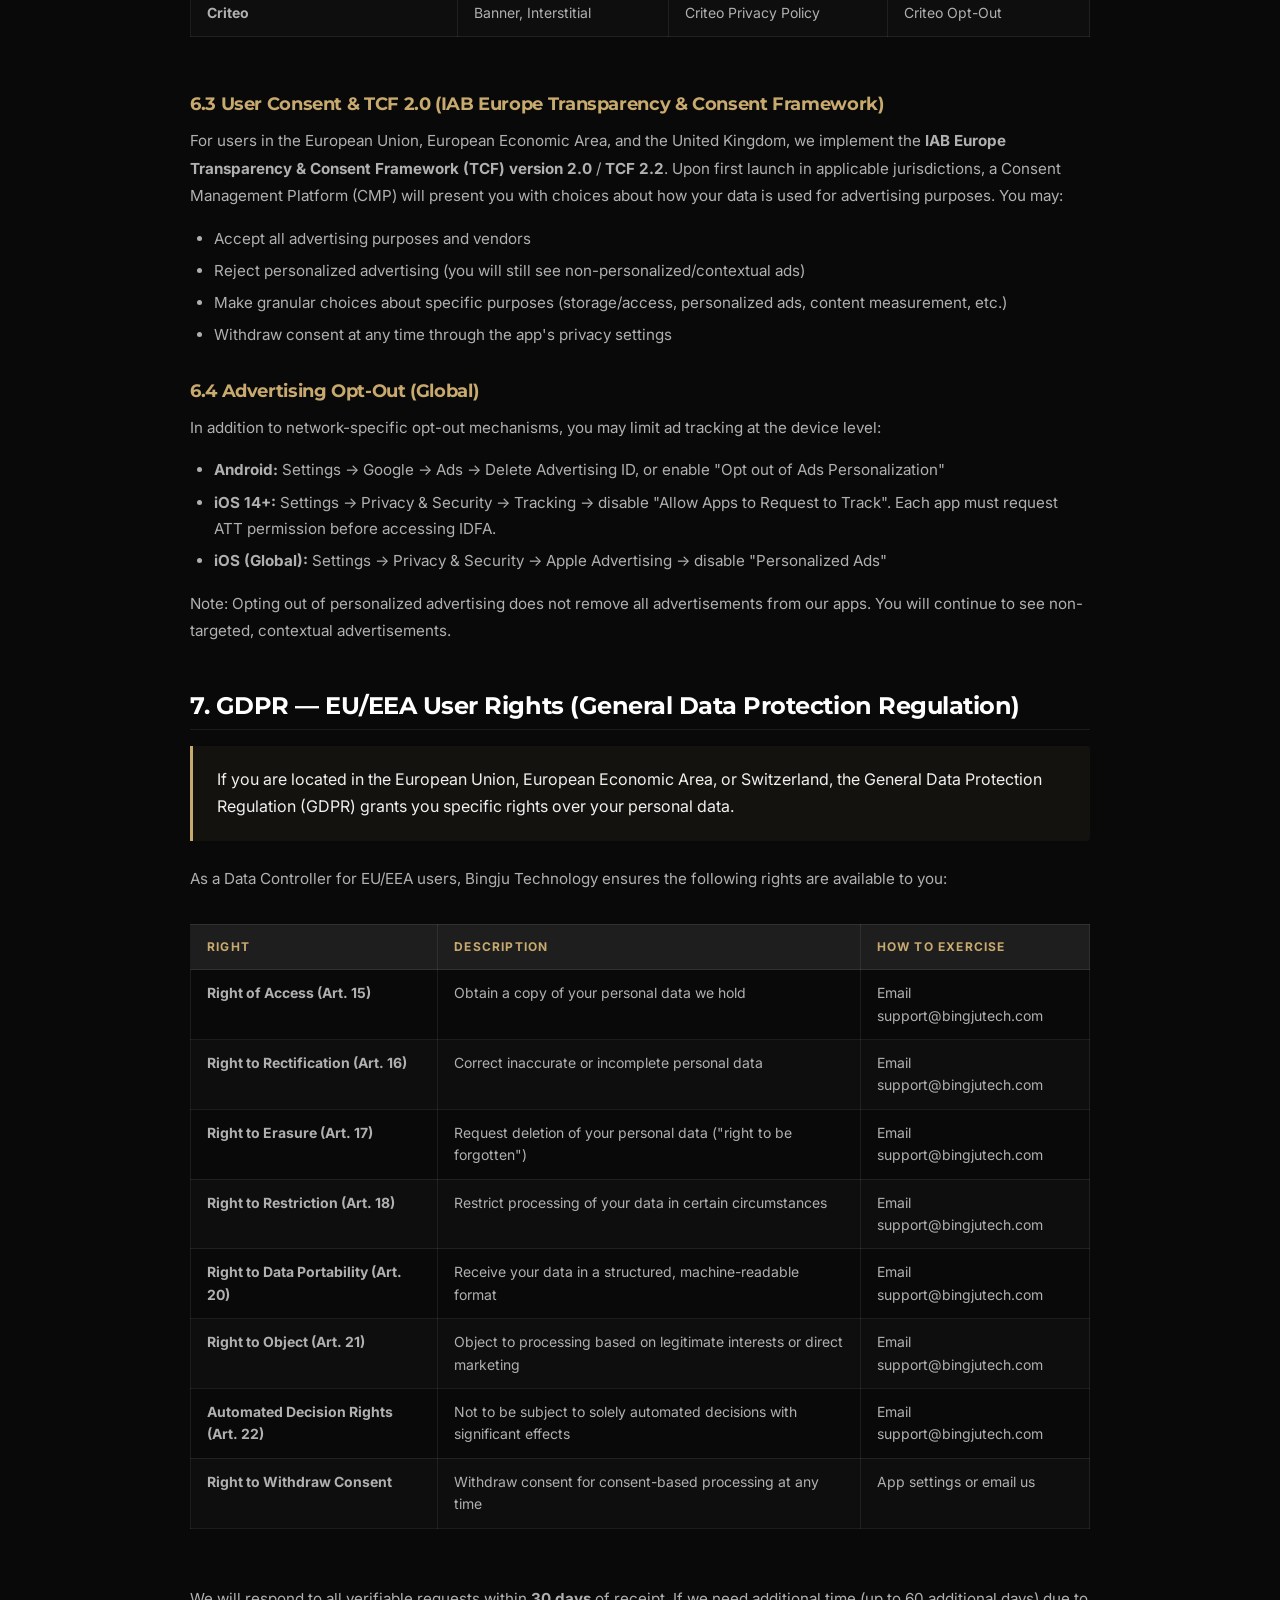
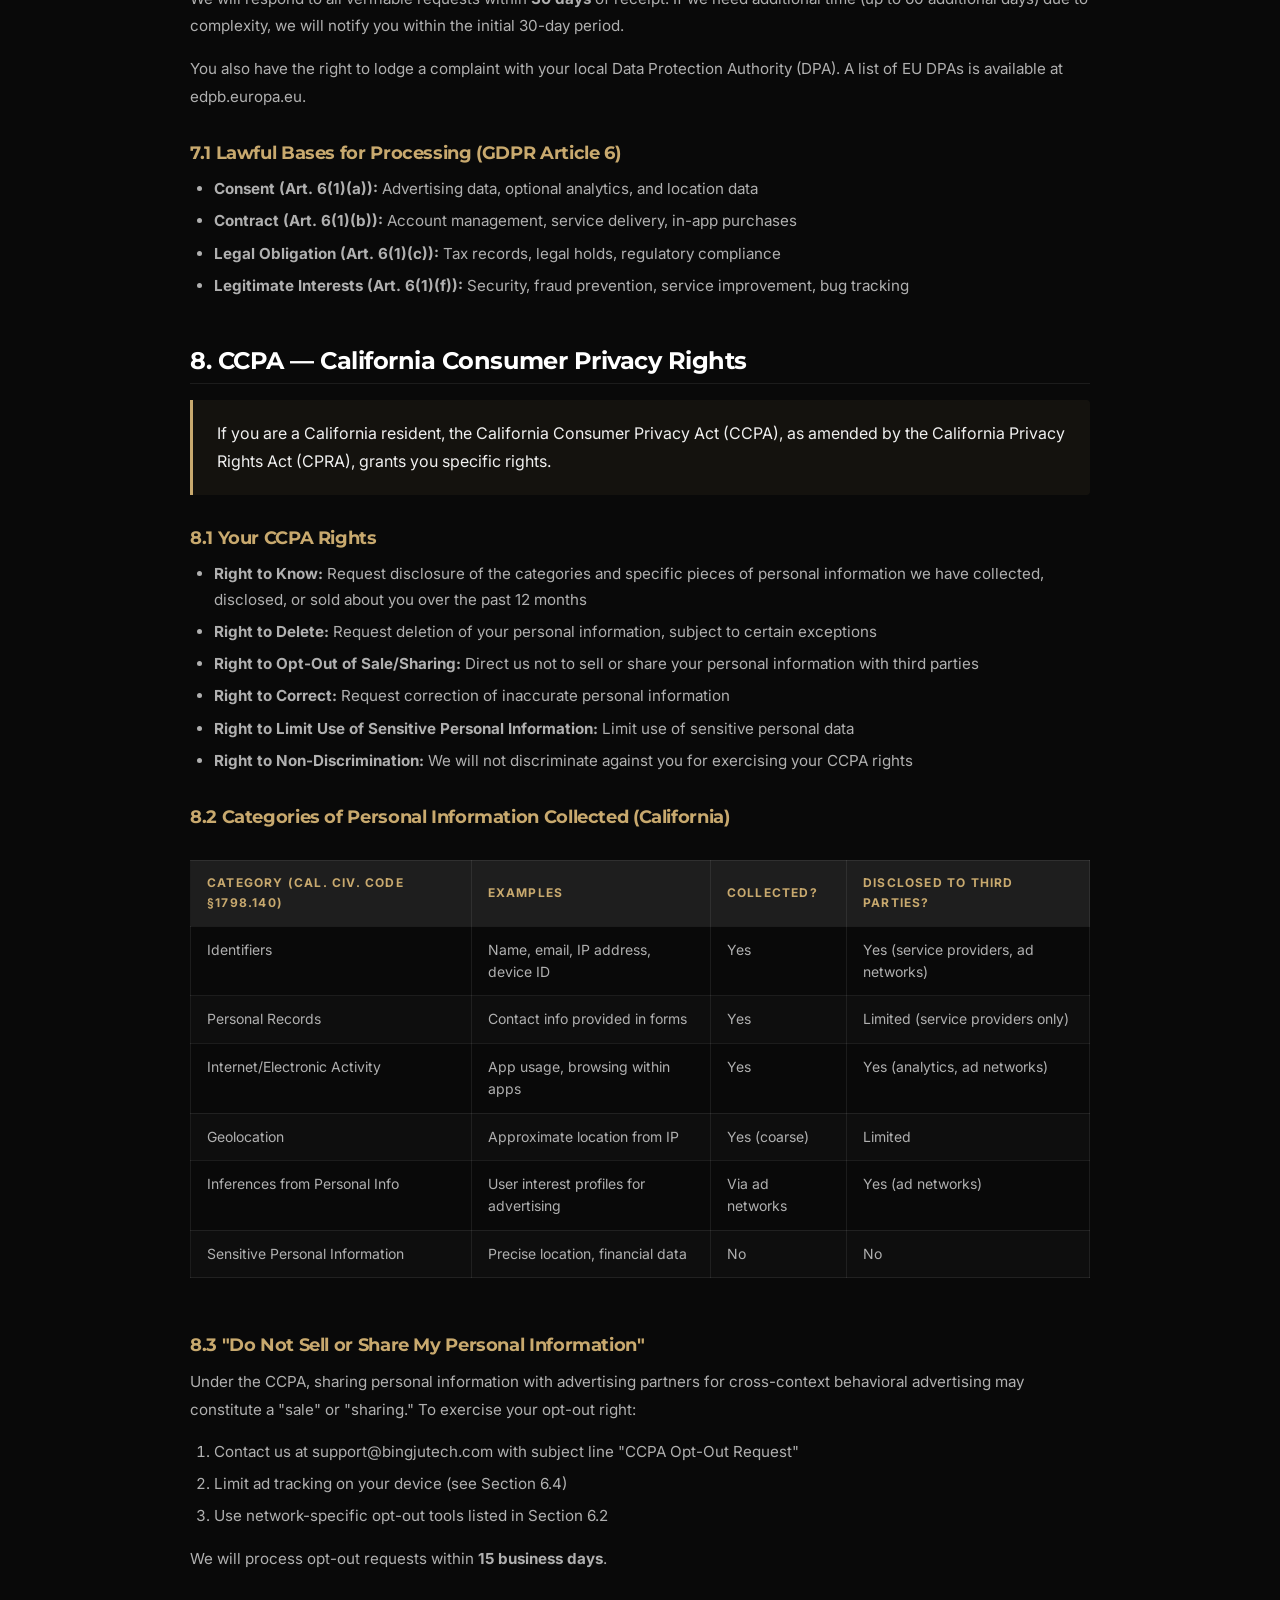
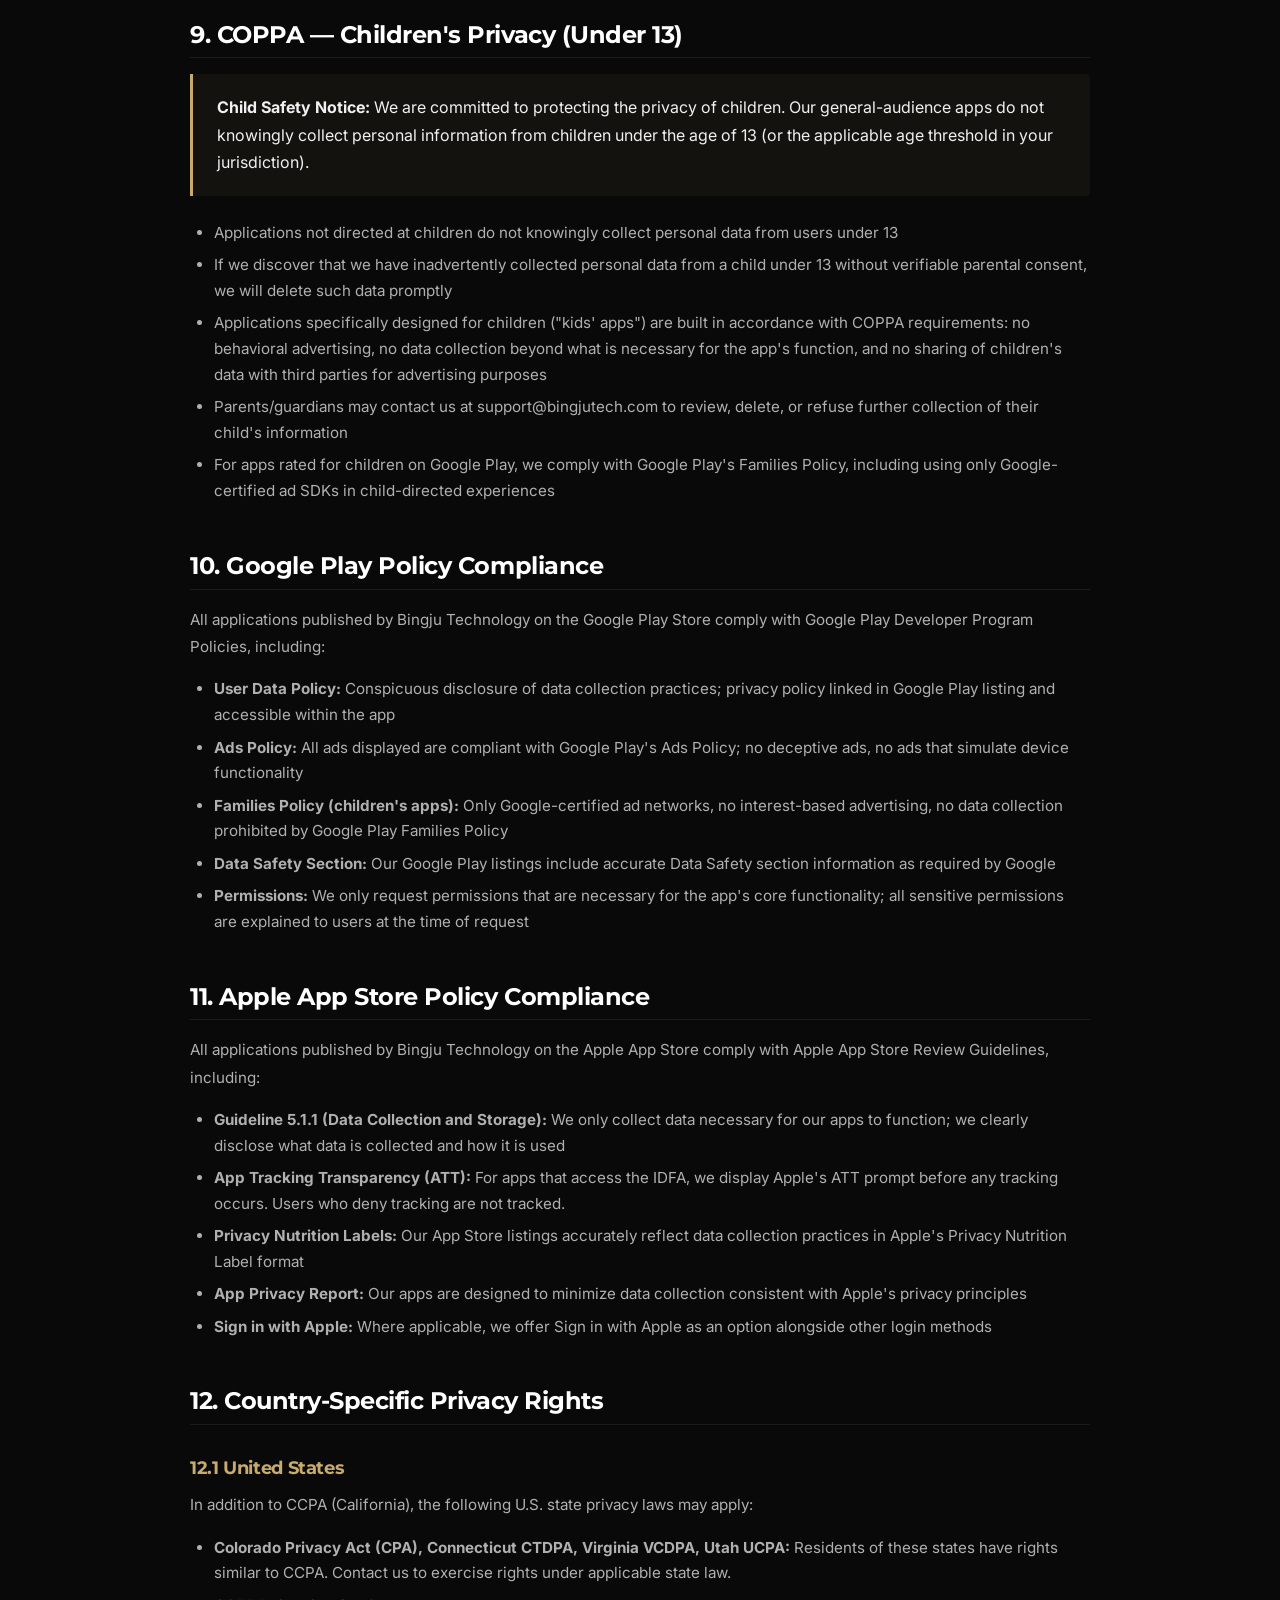
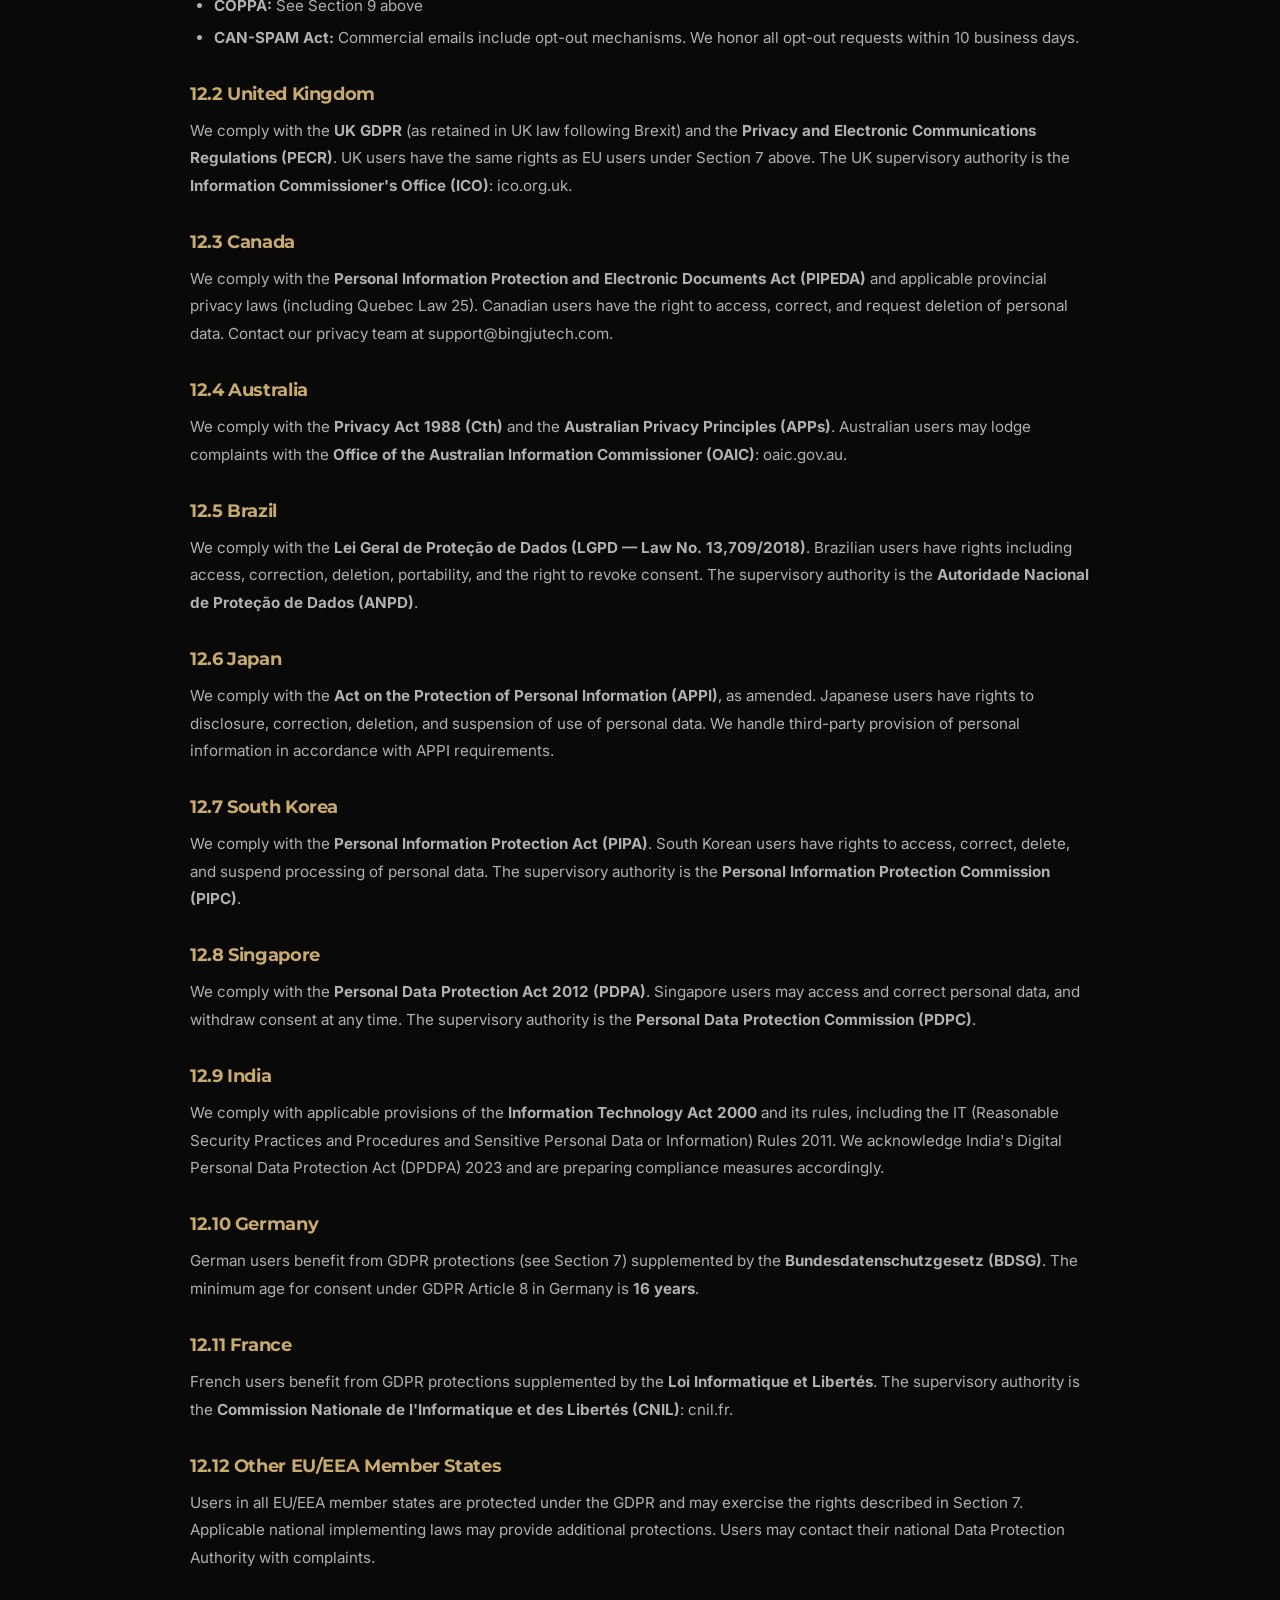
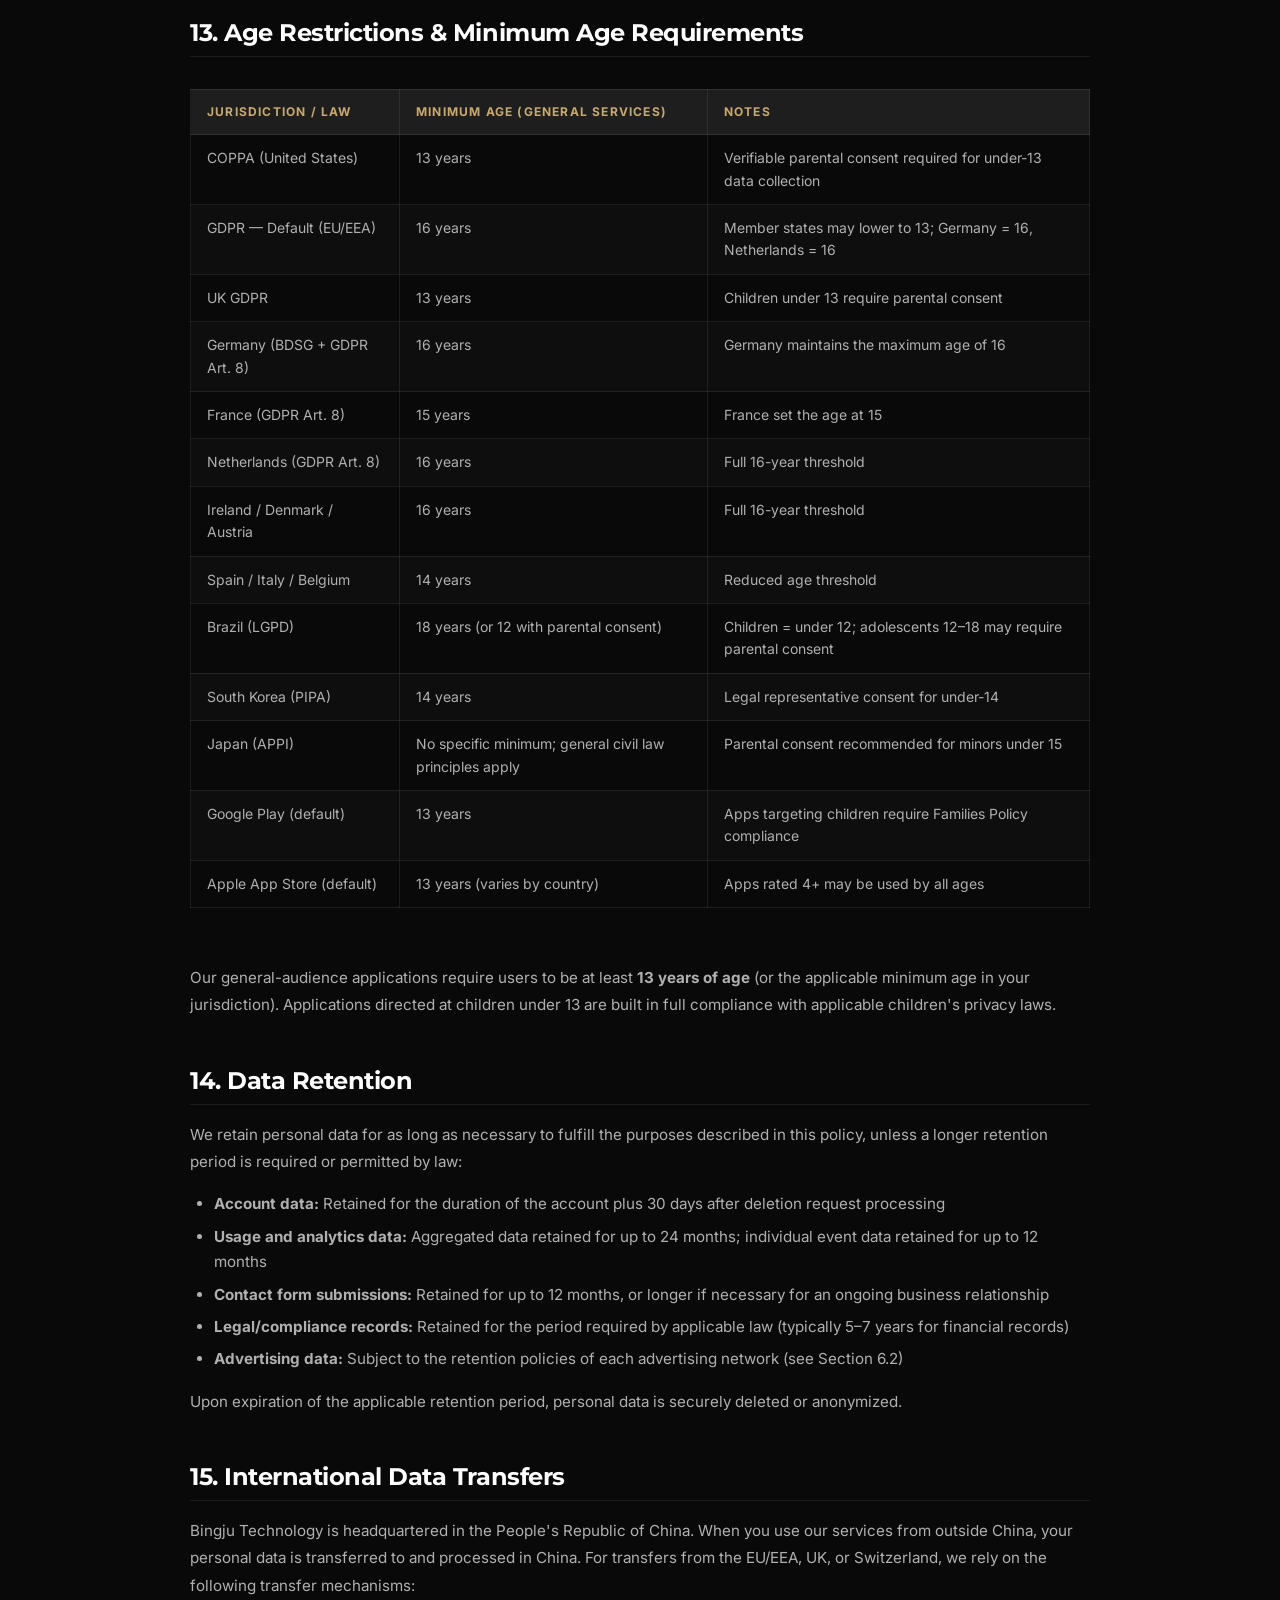
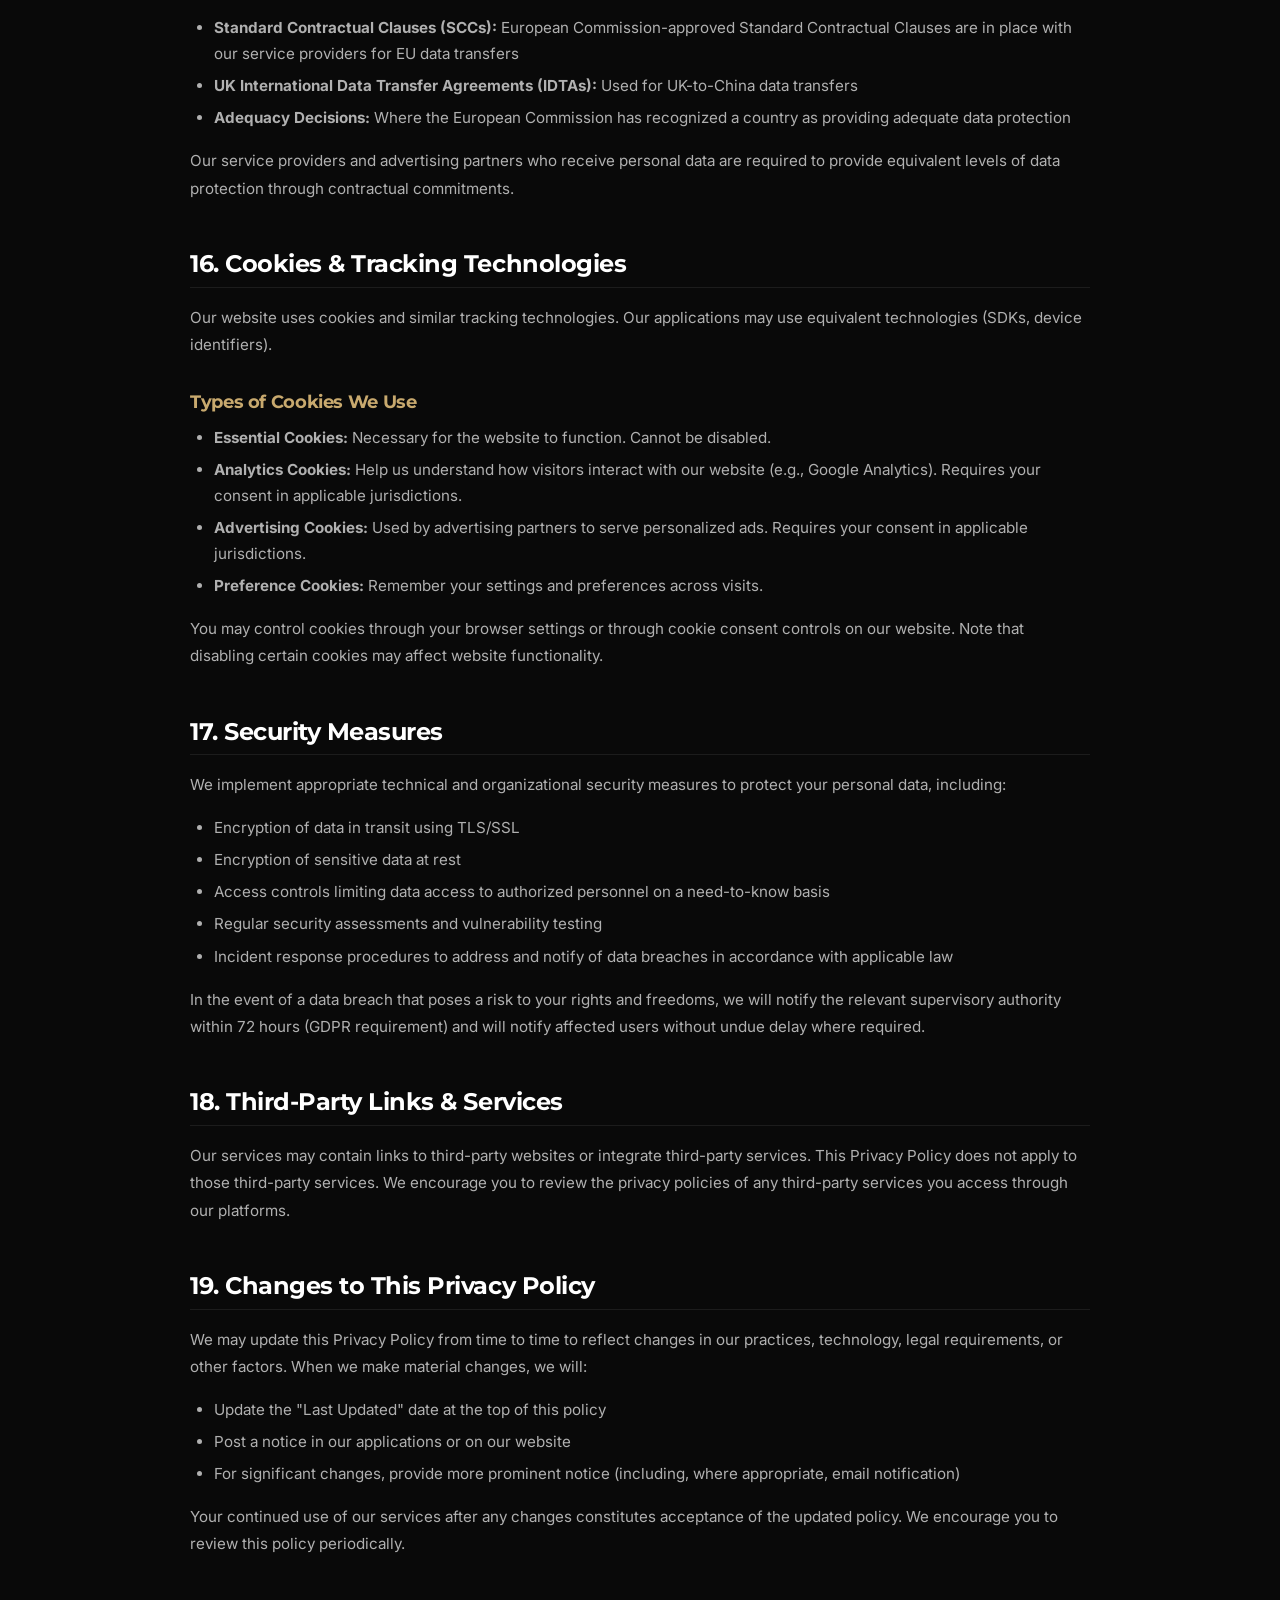
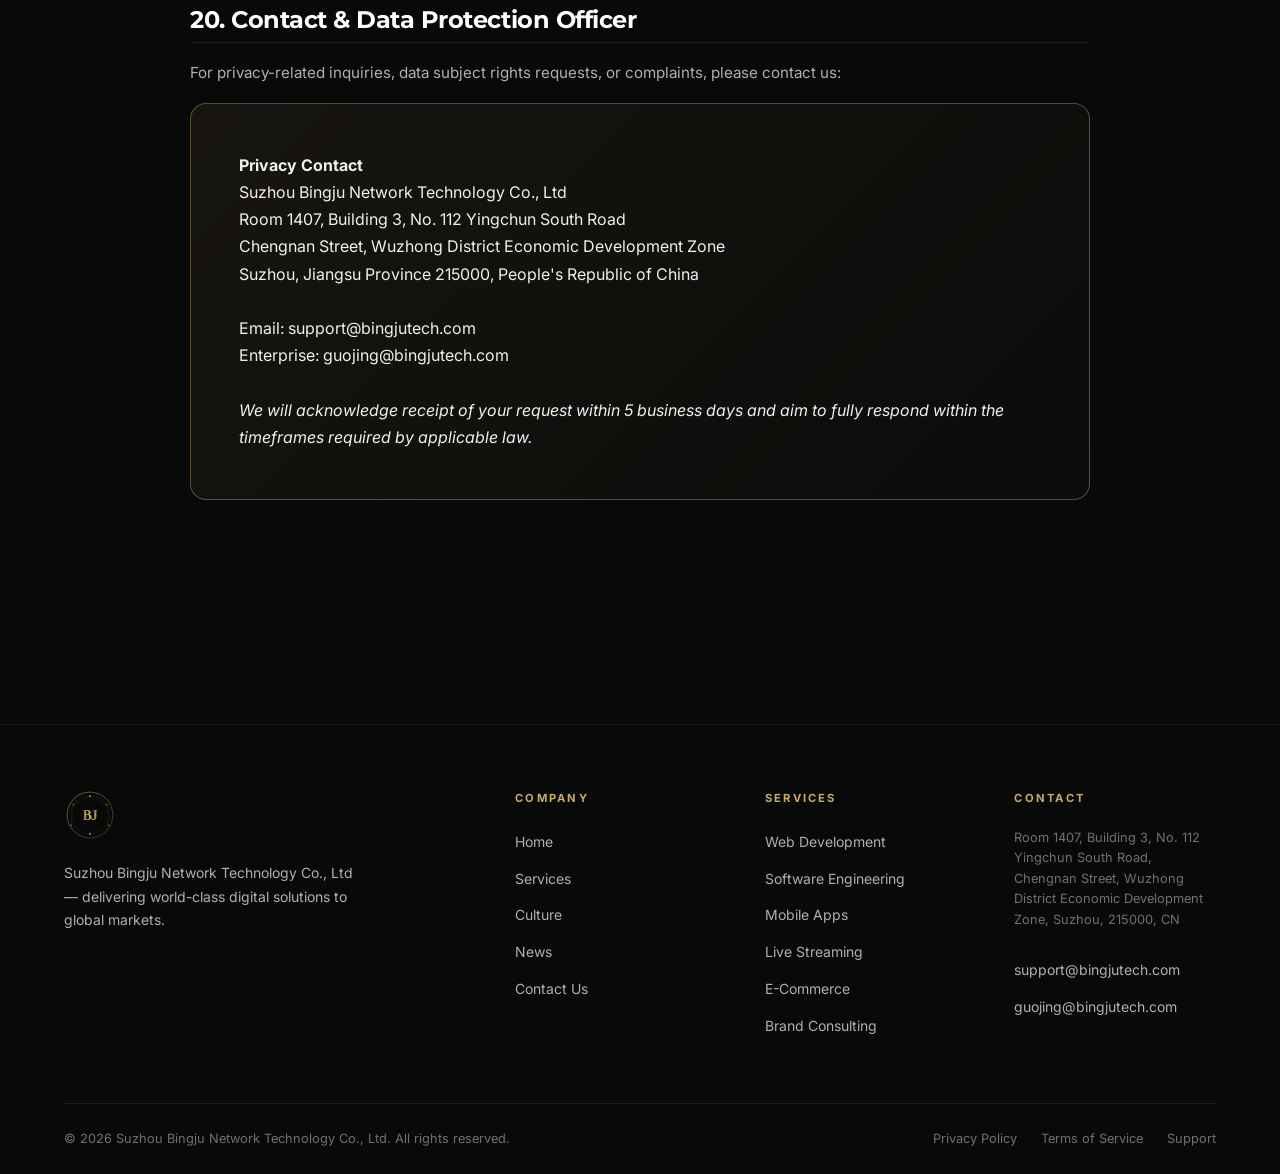
<file: privacy.html>
<!DOCTYPE html>
<html lang="en" dir="ltr">
<head>
  <meta charset="UTF-8">
  <meta name="viewport" content="width=device-width, initial-scale=1.0">
  <meta http-equiv="X-UA-Compatible" content="IE=edge">
  <title>Privacy Policy — Suzhou Bingju Network Technology Co., Ltd</title>
  <meta name="description" content="Privacy Policy for Suzhou Bingju Network Technology Co., Ltd. Covers GDPR, CCPA, COPPA, all ad networks, advertising formats, app store compliance, and global data protection laws.">
  <meta name="robots" content="index, follow">
  <link rel="canonical" href="https://www.bingjutech.com/privacy.html">
  <meta property="og:type" content="website">
  <meta property="og:url" content="https://www.bingjutech.com/privacy.html">
  <meta property="og:title" content="Privacy Policy — Bingju Technology">
  <meta property="og:description" content="Our comprehensive Privacy Policy covering GDPR, CCPA, COPPA, advertising data, and your privacy rights.">
  <link rel="icon" type="image/svg+xml" href="images/logo.svg">
  <link rel="preconnect" href="https://fonts.googleapis.com">
  <link rel="preconnect" href="https://fonts.gstatic.com" crossorigin>
  <link rel="stylesheet" href="css/main.css">
  <link rel="stylesheet" href="css/animations.css">
</head>
<body>
<div id="page-loader"></div>
<div id="cursor-glow" aria-hidden="true"></div>
<div id="page-transition" aria-hidden="true"></div>
<div id="scroll-progress" style="position:fixed;top:0;left:0;height:2px;background:linear-gradient(90deg,#c8a96e,#e0c98a);z-index:10001;width:0;transition:width 0.1s linear;" aria-hidden="true"></div>

<header role="banner">
  <nav class="nav nav--transparent" role="navigation" aria-label="Main navigation">
    <div class="nav__inner">
      <a href="index.html" class="nav__logo" aria-label="Bingju Technology Home">
        <img src="images/logo.svg" alt="Bingju Technology Logo" class="nav__logo-img" width="44" height="44">
        <div class="nav__logo-text">
          <span class="nav__logo-name">Bingju</span>
          <span class="nav__logo-sub">Technology</span>
        </div>
      </a>
      <ul class="nav__links" role="list">
        <li><a href="index.html"    class="nav__link">Home</a></li>
        <li><a href="services.html" class="nav__link">Services</a></li>
        <li><a href="culture.html"  class="nav__link">Culture</a></li>
        <li><a href="news.html"     class="nav__link">News</a></li>
        <li><a href="contact.html"  class="nav__link">Contact</a></li>
      </ul>
      <div class="nav__cta">
        <a href="contact.html" class="btn btn--primary btn--magnetic">Get in Touch</a>
      </div>
      <button class="nav__hamburger" aria-label="Toggle mobile menu" aria-expanded="false" aria-controls="mobile-menu">
        <span></span><span></span><span></span>
      </button>
    </div>
  </nav>
  <div class="nav__mobile-menu" id="mobile-menu" role="dialog" aria-label="Mobile navigation">
    <ul class="nav__mobile-links" role="list">
      <li><a href="index.html"    class="nav__mobile-link">Home</a></li>
      <li><a href="services.html" class="nav__mobile-link">Services</a></li>
      <li><a href="culture.html"  class="nav__mobile-link">Culture</a></li>
      <li><a href="news.html"     class="nav__mobile-link">News</a></li>
      <li><a href="contact.html"  class="nav__mobile-link">Contact</a></li>
      <li style="padding-top:1rem;"><a href="contact.html" class="btn btn--primary" style="width:100%;justify-content:center;">Get in Touch</a></li>
    </ul>
  </div>
</header>

<main id="main-content">

<section class="page-hero" style="min-height:320px;" aria-labelledby="privacy-hero-title">
  <div class="page-hero__bg">
    <img src="images/page-hero-bg.svg" alt="" aria-hidden="true" style="width:100%;height:100%;object-fit:cover;">
  </div>
  <div class="page-hero__overlay" aria-hidden="true"></div>
  <div class="container page-hero__content">
    <nav class="breadcrumb" aria-label="Breadcrumb">
      <a href="index.html">Home</a>
      <span class="breadcrumb__sep" aria-hidden="true">›</span>
      <span>Privacy Policy</span>
    </nav>
    <p class="section-subtitle hero-anim-1">Legal</p>
    <h1 id="privacy-hero-title" class="display-2 hero-anim-2" style="color:#fff;max-width:700px;">Privacy Policy</h1>
    <p class="body-md text-muted hero-anim-3" style="margin-top:0.75rem;">Last Updated: May 11, 2026 · Effective Date: May 11, 2026</p>
  </div>
</section>

<section class="section section--dark">
  <div class="container container--md">
    <div class="policy-content">

      <div class="policy-box">
        <strong>Important Notice:</strong> This Privacy Policy applies to Suzhou Bingju Network Technology Co., Ltd, its website at <a href="https://www.bingjutech.com">www.bingjutech.com</a>, and all mobile applications published by us on the Google Play Store and Apple App Store. By using our services, you agree to the practices described herein. If you do not agree, please discontinue use and uninstall our applications.
      </div>

      <h2>1. Company Information &amp; Data Controller</h2>
      <p><strong>Suzhou Bingju Network Technology Co., Ltd</strong> ("Bingju Technology", "we", "us", or "our") is incorporated and operates under the laws of the People's Republic of China, with its registered address at:</p>
      <p>Room 1407, Building 3, No. 112 Yingchun South Road, Chengnan Street, Wuzhong District Economic Development Zone, Suzhou, Jiangsu Province 215000, People's Republic of China.</p>
      <p>For EU/EEA data subjects, Bingju Technology acts as the <strong>Data Controller</strong> for personal data processed through our services. For questions regarding this policy or to exercise your data rights, contact us at <a href="mailto:support@bingjutech.com">support@bingjutech.com</a>.</p>

      <h2>2. Scope of This Privacy Policy</h2>
      <p>This Privacy Policy applies to:</p>
      <ul>
        <li>The Bingju Technology corporate website (<a href="https://www.bingjutech.com">www.bingjutech.com</a>)</li>
        <li>All mobile applications published by Suzhou Bingju Network Technology Co., Ltd on the <strong>Google Play Store</strong></li>
        <li>All mobile applications published by Suzhou Bingju Network Technology Co., Ltd on the <strong>Apple App Store</strong></li>
        <li>Any associated web services, APIs, or backend platforms operated by us</li>
      </ul>
      <p>This policy does not apply to third-party websites, applications, or services that may be linked from our platforms. We encourage you to review the privacy policies of any third-party services you use.</p>

      <h2>3. Information We Collect</h2>
      <h3>3.1 Information You Provide Directly</h3>
      <ul>
        <li>Name, email address, phone number, and company name when submitting contact forms or creating accounts</li>
        <li>Messages, feedback, or support requests submitted to us</li>
        <li>Payment information (processed by third-party payment processors; we do not store full payment card data)</li>
        <li>Profile information created within our applications</li>
      </ul>

      <h3>3.2 Information Collected Automatically</h3>
      <ul>
        <li><strong>Device Information:</strong> Device model, operating system version, unique device identifiers (including Android Advertising ID / GAID, Apple IDFA/IDFV), device language, screen resolution, and time zone</li>
        <li><strong>Usage Data:</strong> App features accessed, session duration, screen views, button interactions, crash reports, and error logs</li>
        <li><strong>Network Information:</strong> IP address (which may indicate approximate geographic location), network type (WiFi/cellular), and Internet Service Provider</li>
        <li><strong>Log Data:</strong> Server logs including timestamps, access times, referring URLs, and browser/app version</li>
        <li><strong>Cookies &amp; Similar Technologies:</strong> See Section 16 for full details</li>
      </ul>

      <h3>3.3 Location Data</h3>
      <p>Some of our applications may request access to your device's location (GPS/coarse location) to provide location-based features. Location data is only collected when you explicitly grant permission. You may revoke location permission at any time in your device settings. We do not collect precise location data without explicit user consent.</p>

      <h3>3.4 Advertising Data</h3>
      <p>Our mobile applications display advertisements served by third-party advertising networks (detailed in Section 6). These networks may collect advertising identifiers, IP addresses, and usage data to serve personalized advertising. See Section 6 for full details and opt-out instructions.</p>

      <h2>4. How We Use Your Information</h2>
      <p>We use the information we collect for the following purposes:</p>
      <ul>
        <li>Providing, maintaining, and improving our services and applications</li>
        <li>Processing transactions and delivering requested features</li>
        <li>Responding to inquiries, support requests, and communications</li>
        <li>Sending service-related notifications (e.g., app updates, security alerts)</li>
        <li>Analyzing usage patterns to improve user experience</li>
        <li>Detecting, preventing, and addressing technical issues, fraud, and abuse</li>
        <li>Complying with legal obligations and enforcing our terms</li>
        <li>Serving advertisements through integrated advertising networks (with your consent where required)</li>
        <li>Performing internal analytics and research to improve our product offerings</li>
      </ul>
      <p><strong>Legal Basis (GDPR):</strong> We process your personal data on the following legal bases: (a) <em>Consent</em> — for advertising data and optional features; (b) <em>Contract performance</em> — to deliver services you request; (c) <em>Legitimate interests</em> — for analytics, security, and service improvement; (d) <em>Legal obligation</em> — to comply with applicable law.</p>

      <h2>5. How We Share Your Information</h2>
      <p>We do not sell your personal information to third parties for their own marketing purposes. We may share information in the following circumstances:</p>
      <ul>
        <li><strong>Advertising Partners:</strong> We share advertising identifiers and usage data with our advertising network partners (see Section 6) for ad serving and measurement purposes</li>
        <li><strong>Service Providers:</strong> Third-party providers who assist us with hosting, analytics, payment processing, and customer support — subject to confidentiality agreements</li>
        <li><strong>Business Transfers:</strong> In the event of a merger, acquisition, or sale of assets, user data may be transferred as part of that transaction</li>
        <li><strong>Legal Requirements:</strong> We may disclose information when required by law, regulation, court order, or governmental authority</li>
        <li><strong>Protection of Rights:</strong> To protect the rights, property, or safety of Bingju Technology, our users, or the public</li>
      </ul>

      <h2>6. Advertising &amp; Third-Party Ad Networks</h2>

      <div class="policy-box">
        Our mobile applications integrate third-party advertising SDKs to display advertisements. These ads help us provide free or low-cost applications to users. The following ad networks and formats are used in our apps.
      </div>

      <h3>6.1 Advertising Formats Used</h3>
      <ul>
        <li><strong>Open / Splash Ads (App Open Ads):</strong> Full-screen advertisements displayed when an app is launched or brought to the foreground. These provide high-visibility placements and are used where commercially appropriate.</li>
        <li><strong>Rewarded Video Ads:</strong> User-initiated video advertisements that users choose to watch in exchange for in-app rewards (virtual currency, extra lives, unlocked content, etc.). These are entirely opt-in and require user action to trigger.</li>
        <li><strong>Interstitial Ads:</strong> Full-screen advertisements displayed at natural transition points within an app (e.g., between levels, after completing a task). Users can close these after a brief display period.</li>
        <li><strong>Banner Ads:</strong> Smaller rectangular advertisements displayed persistently at the top or bottom of the app screen during normal use.</li>
      </ul>

      <h3>6.2 Integrated Ad Networks</h3>
      <p>The following advertising networks and platforms may be integrated into our applications. Each network has its own privacy policy, and you may opt out of personalized advertising via their respective opt-out mechanisms.</p>

      <div style="overflow-x:auto;margin:2rem 0;">
        <table>
          <thead>
            <tr>
              <th>Network</th>
              <th>Type</th>
              <th>Privacy Policy</th>
              <th>Opt-Out</th>
            </tr>
          </thead>
          <tbody>
            <tr>
              <td><strong>Google AdMob</strong></td>
              <td>Mediation / All formats</td>
              <td><a href="https://policies.google.com/privacy" rel="noopener noreferrer" target="_blank">Google Privacy Policy</a></td>
              <td><a href="https://adssettings.google.com/" rel="noopener noreferrer" target="_blank">Google Ad Settings</a></td>
            </tr>
            <tr>
              <td><strong>Meta Audience Network</strong></td>
              <td>All formats</td>
              <td><a href="https://www.facebook.com/policy.php" rel="noopener noreferrer" target="_blank">Meta Privacy Policy</a></td>
              <td><a href="https://www.facebook.com/help/1075880512458213" rel="noopener noreferrer" target="_blank">Facebook Ad Preferences</a></td>
            </tr>
            <tr>
              <td><strong>Unity Ads</strong></td>
              <td>Rewarded Video, Interstitial</td>
              <td><a href="https://unity.com/legal/privacy-policy" rel="noopener noreferrer" target="_blank">Unity Privacy Policy</a></td>
              <td><a href="https://unity.com/legal/privacy-policy#opt-out" rel="noopener noreferrer" target="_blank">Unity Opt-Out</a></td>
            </tr>
            <tr>
              <td><strong>IronSource / LevelPlay</strong></td>
              <td>Mediation / All formats</td>
              <td><a href="https://www.is.com/privacy-policy/" rel="noopener noreferrer" target="_blank">IronSource Privacy Policy</a></td>
              <td><a href="https://www.is.com/privacy-policy/" rel="noopener noreferrer" target="_blank">IronSource Opt-Out</a></td>
            </tr>
            <tr>
              <td><strong>AppLovin MAX</strong></td>
              <td>Mediation / All formats</td>
              <td><a href="https://www.applovin.com/privacy/" rel="noopener noreferrer" target="_blank">AppLovin Privacy Policy</a></td>
              <td><a href="https://www.applovin.com/optout/" rel="noopener noreferrer" target="_blank">AppLovin Opt-Out</a></td>
            </tr>
            <tr>
              <td><strong>Liftoff / Vungle</strong></td>
              <td>Rewarded Video, Interstitial</td>
              <td><a href="https://liftoff.io/privacy-policy/" rel="noopener noreferrer" target="_blank">Liftoff Privacy Policy</a></td>
              <td><a href="https://liftoff.io/privacy-policy/" rel="noopener noreferrer" target="_blank">Liftoff Opt-Out</a></td>
            </tr>
            <tr>
              <td><strong>InMobi</strong></td>
              <td>All formats</td>
              <td><a href="https://www.inmobi.com/privacy-policy/" rel="noopener noreferrer" target="_blank">InMobi Privacy Policy</a></td>
              <td><a href="https://www.inmobi.com/page/opt-out/" rel="noopener noreferrer" target="_blank">InMobi Opt-Out</a></td>
            </tr>
            <tr>
              <td><strong>Chartboost</strong></td>
              <td>Interstitial, Rewarded Video</td>
              <td><a href="https://www.chartboost.com/legal/privacy-policy/" rel="noopener noreferrer" target="_blank">Chartboost Privacy Policy</a></td>
              <td><a href="https://www.chartboost.com/legal/privacy-policy/" rel="noopener noreferrer" target="_blank">Chartboost Opt-Out</a></td>
            </tr>
            <tr>
              <td><strong>Pangle (TikTok for Business)</strong></td>
              <td>All formats</td>
              <td><a href="https://www.pangleglobal.com/privacy" rel="noopener noreferrer" target="_blank">Pangle Privacy Policy</a></td>
              <td><a href="https://www.pangleglobal.com/privacy" rel="noopener noreferrer" target="_blank">Pangle Opt-Out</a></td>
            </tr>
            <tr>
              <td><strong>AdColony / Digital Turbine</strong></td>
              <td>Interstitial, Rewarded Video</td>
              <td><a href="https://www.digitalturbine.com/privacy-policy/" rel="noopener noreferrer" target="_blank">Digital Turbine Privacy Policy</a></td>
              <td><a href="https://www.digitalturbine.com/privacy-policy/" rel="noopener noreferrer" target="_blank">Digital Turbine Opt-Out</a></td>
            </tr>
            <tr>
              <td><strong>Tapjoy</strong></td>
              <td>Rewarded Video, Offerwall</td>
              <td><a href="https://www.tapjoy.com/legal/players/privacy-policy/" rel="noopener noreferrer" target="_blank">Tapjoy Privacy Policy</a></td>
              <td><a href="https://www.tapjoy.com/legal/players/privacy-policy/" rel="noopener noreferrer" target="_blank">Tapjoy Opt-Out</a></td>
            </tr>
            <tr>
              <td><strong>Fyber (Digital Turbine Exchange)</strong></td>
              <td>Mediation / All formats</td>
              <td><a href="https://www.digitalturbine.com/privacy-policy/" rel="noopener noreferrer" target="_blank">Fyber Privacy Policy</a></td>
              <td><a href="https://www.digitalturbine.com/privacy-policy/" rel="noopener noreferrer" target="_blank">Fyber Opt-Out</a></td>
            </tr>
            <tr>
              <td><strong>MoPub / Twitter Audience Network</strong></td>
              <td>All formats</td>
              <td><a href="https://twitter.com/en/privacy" rel="noopener noreferrer" target="_blank">Twitter Privacy Policy</a></td>
              <td><a href="https://help.twitter.com/en/safety-and-security/privacy-controls-for-tailored-ads" rel="noopener noreferrer" target="_blank">Twitter Opt-Out</a></td>
            </tr>
            <tr>
              <td><strong>Smaato</strong></td>
              <td>Banner, Interstitial</td>
              <td><a href="https://www.smaato.com/privacy/" rel="noopener noreferrer" target="_blank">Smaato Privacy Policy</a></td>
              <td><a href="https://www.smaato.com/privacy/" rel="noopener noreferrer" target="_blank">Smaato Opt-Out</a></td>
            </tr>
            <tr>
              <td><strong>Maio</strong></td>
              <td>Rewarded Video, Interstitial</td>
              <td><a href="https://maio.jp/en/privacy.html" rel="noopener noreferrer" target="_blank">Maio Privacy Policy</a></td>
              <td><a href="https://maio.jp/en/privacy.html" rel="noopener noreferrer" target="_blank">Maio Opt-Out</a></td>
            </tr>
            <tr>
              <td><strong>Nend</strong></td>
              <td>Banner, Interstitial</td>
              <td><a href="https://nend.net/privacy" rel="noopener noreferrer" target="_blank">Nend Privacy Policy</a></td>
              <td><a href="https://nend.net/privacy" rel="noopener noreferrer" target="_blank">Nend Opt-Out</a></td>
            </tr>
            <tr>
              <td><strong>Ogury</strong></td>
              <td>All formats</td>
              <td><a href="https://ogury.com/privacy-policy/" rel="noopener noreferrer" target="_blank">Ogury Privacy Policy</a></td>
              <td><a href="https://ogury.com/privacy-policy/" rel="noopener noreferrer" target="_blank">Ogury Opt-Out</a></td>
            </tr>
            <tr>
              <td><strong>Criteo</strong></td>
              <td>Banner, Interstitial</td>
              <td><a href="https://www.criteo.com/privacy/" rel="noopener noreferrer" target="_blank">Criteo Privacy Policy</a></td>
              <td><a href="https://www.criteo.com/privacy/disable-criteo-banners/" rel="noopener noreferrer" target="_blank">Criteo Opt-Out</a></td>
            </tr>
          </tbody>
        </table>
      </div>

      <h3>6.3 User Consent &amp; TCF 2.0 (IAB Europe Transparency &amp; Consent Framework)</h3>
      <p>For users in the European Union, European Economic Area, and the United Kingdom, we implement the <strong>IAB Europe Transparency &amp; Consent Framework (TCF) version 2.0</strong> / <strong>TCF 2.2</strong>. Upon first launch in applicable jurisdictions, a Consent Management Platform (CMP) will present you with choices about how your data is used for advertising purposes. You may:</p>
      <ul>
        <li>Accept all advertising purposes and vendors</li>
        <li>Reject personalized advertising (you will still see non-personalized/contextual ads)</li>
        <li>Make granular choices about specific purposes (storage/access, personalized ads, content measurement, etc.)</li>
        <li>Withdraw consent at any time through the app's privacy settings</li>
      </ul>

      <h3>6.4 Advertising Opt-Out (Global)</h3>
      <p>In addition to network-specific opt-out mechanisms, you may limit ad tracking at the device level:</p>
      <ul>
        <li><strong>Android:</strong> Settings → Google → Ads → Delete Advertising ID, or enable "Opt out of Ads Personalization"</li>
        <li><strong>iOS 14+:</strong> Settings → Privacy &amp; Security → Tracking → disable "Allow Apps to Request to Track". Each app must request ATT permission before accessing IDFA.</li>
        <li><strong>iOS (Global):</strong> Settings → Privacy &amp; Security → Apple Advertising → disable "Personalized Ads"</li>
      </ul>
      <p>Note: Opting out of personalized advertising does not remove all advertisements from our apps. You will continue to see non-targeted, contextual advertisements.</p>

      <h2>7. GDPR — EU/EEA User Rights (General Data Protection Regulation)</h2>

      <div class="policy-box">
        If you are located in the European Union, European Economic Area, or Switzerland, the General Data Protection Regulation (GDPR) grants you specific rights over your personal data.
      </div>

      <p>As a Data Controller for EU/EEA users, Bingju Technology ensures the following rights are available to you:</p>

      <div style="overflow-x:auto;margin:2rem 0;">
        <table>
          <thead>
            <tr>
              <th>Right</th>
              <th>Description</th>
              <th>How to Exercise</th>
            </tr>
          </thead>
          <tbody>
            <tr>
              <td><strong>Right of Access (Art. 15)</strong></td>
              <td>Obtain a copy of your personal data we hold</td>
              <td>Email <a href="mailto:support@bingjutech.com">support@bingjutech.com</a></td>
            </tr>
            <tr>
              <td><strong>Right to Rectification (Art. 16)</strong></td>
              <td>Correct inaccurate or incomplete personal data</td>
              <td>Email <a href="mailto:support@bingjutech.com">support@bingjutech.com</a></td>
            </tr>
            <tr>
              <td><strong>Right to Erasure (Art. 17)</strong></td>
              <td>Request deletion of your personal data ("right to be forgotten")</td>
              <td>Email <a href="mailto:support@bingjutech.com">support@bingjutech.com</a></td>
            </tr>
            <tr>
              <td><strong>Right to Restriction (Art. 18)</strong></td>
              <td>Restrict processing of your data in certain circumstances</td>
              <td>Email <a href="mailto:support@bingjutech.com">support@bingjutech.com</a></td>
            </tr>
            <tr>
              <td><strong>Right to Data Portability (Art. 20)</strong></td>
              <td>Receive your data in a structured, machine-readable format</td>
              <td>Email <a href="mailto:support@bingjutech.com">support@bingjutech.com</a></td>
            </tr>
            <tr>
              <td><strong>Right to Object (Art. 21)</strong></td>
              <td>Object to processing based on legitimate interests or direct marketing</td>
              <td>Email <a href="mailto:support@bingjutech.com">support@bingjutech.com</a></td>
            </tr>
            <tr>
              <td><strong>Automated Decision Rights (Art. 22)</strong></td>
              <td>Not to be subject to solely automated decisions with significant effects</td>
              <td>Email <a href="mailto:support@bingjutech.com">support@bingjutech.com</a></td>
            </tr>
            <tr>
              <td><strong>Right to Withdraw Consent</strong></td>
              <td>Withdraw consent for consent-based processing at any time</td>
              <td>App settings or email us</td>
            </tr>
          </tbody>
        </table>
      </div>

      <p>We will respond to all verifiable requests within <strong>30 days</strong> of receipt. If we need additional time (up to 60 additional days) due to complexity, we will notify you within the initial 30-day period.</p>
      <p>You also have the right to lodge a complaint with your local Data Protection Authority (DPA). A list of EU DPAs is available at <a href="https://edpb.europa.eu/about-edpb/about-edpb/members_en" rel="noopener noreferrer" target="_blank">edpb.europa.eu</a>.</p>

      <h3>7.1 Lawful Bases for Processing (GDPR Article 6)</h3>
      <ul>
        <li><strong>Consent (Art. 6(1)(a)):</strong> Advertising data, optional analytics, and location data</li>
        <li><strong>Contract (Art. 6(1)(b)):</strong> Account management, service delivery, in-app purchases</li>
        <li><strong>Legal Obligation (Art. 6(1)(c)):</strong> Tax records, legal holds, regulatory compliance</li>
        <li><strong>Legitimate Interests (Art. 6(1)(f)):</strong> Security, fraud prevention, service improvement, bug tracking</li>
      </ul>

      <h2>8. CCPA — California Consumer Privacy Rights</h2>

      <div class="policy-box">
        If you are a California resident, the California Consumer Privacy Act (CCPA), as amended by the California Privacy Rights Act (CPRA), grants you specific rights.
      </div>

      <h3>8.1 Your CCPA Rights</h3>
      <ul>
        <li><strong>Right to Know:</strong> Request disclosure of the categories and specific pieces of personal information we have collected, disclosed, or sold about you over the past 12 months</li>
        <li><strong>Right to Delete:</strong> Request deletion of your personal information, subject to certain exceptions</li>
        <li><strong>Right to Opt-Out of Sale/Sharing:</strong> Direct us not to sell or share your personal information with third parties</li>
        <li><strong>Right to Correct:</strong> Request correction of inaccurate personal information</li>
        <li><strong>Right to Limit Use of Sensitive Personal Information:</strong> Limit use of sensitive personal data</li>
        <li><strong>Right to Non-Discrimination:</strong> We will not discriminate against you for exercising your CCPA rights</li>
      </ul>

      <h3>8.2 Categories of Personal Information Collected (California)</h3>
      <div style="overflow-x:auto;margin:2rem 0;">
        <table>
          <thead>
            <tr>
              <th>Category (Cal. Civ. Code §1798.140)</th>
              <th>Examples</th>
              <th>Collected?</th>
              <th>Disclosed to Third Parties?</th>
            </tr>
          </thead>
          <tbody>
            <tr><td>Identifiers</td><td>Name, email, IP address, device ID</td><td>Yes</td><td>Yes (service providers, ad networks)</td></tr>
            <tr><td>Personal Records</td><td>Contact info provided in forms</td><td>Yes</td><td>Limited (service providers only)</td></tr>
            <tr><td>Internet/Electronic Activity</td><td>App usage, browsing within apps</td><td>Yes</td><td>Yes (analytics, ad networks)</td></tr>
            <tr><td>Geolocation</td><td>Approximate location from IP</td><td>Yes (coarse)</td><td>Limited</td></tr>
            <tr><td>Inferences from Personal Info</td><td>User interest profiles for advertising</td><td>Via ad networks</td><td>Yes (ad networks)</td></tr>
            <tr><td>Sensitive Personal Information</td><td>Precise location, financial data</td><td>No</td><td>No</td></tr>
          </tbody>
        </table>
      </div>

      <h3>8.3 "Do Not Sell or Share My Personal Information"</h3>
      <p>Under the CCPA, sharing personal information with advertising partners for cross-context behavioral advertising may constitute a "sale" or "sharing." To exercise your opt-out right:</p>
      <ol>
        <li>Contact us at <a href="mailto:support@bingjutech.com">support@bingjutech.com</a> with subject line "CCPA Opt-Out Request"</li>
        <li>Limit ad tracking on your device (see Section 6.4)</li>
        <li>Use network-specific opt-out tools listed in Section 6.2</li>
      </ol>
      <p>We will process opt-out requests within <strong>15 business days</strong>.</p>

      <h2>9. COPPA — Children's Privacy (Under 13)</h2>

      <div class="policy-box">
        <strong>Child Safety Notice:</strong> We are committed to protecting the privacy of children. Our general-audience apps do not knowingly collect personal information from children under the age of 13 (or the applicable age threshold in your jurisdiction).
      </div>

      <ul>
        <li>Applications not directed at children do not knowingly collect personal data from users under 13</li>
        <li>If we discover that we have inadvertently collected personal data from a child under 13 without verifiable parental consent, we will delete such data promptly</li>
        <li>Applications specifically designed for children ("kids' apps") are built in accordance with COPPA requirements: no behavioral advertising, no data collection beyond what is necessary for the app's function, and no sharing of children's data with third parties for advertising purposes</li>
        <li>Parents/guardians may contact us at <a href="mailto:support@bingjutech.com">support@bingjutech.com</a> to review, delete, or refuse further collection of their child's information</li>
        <li>For apps rated for children on Google Play, we comply with Google Play's Families Policy, including using only Google-certified ad SDKs in child-directed experiences</li>
      </ul>

      <h2>10. Google Play Policy Compliance</h2>
      <p>All applications published by Bingju Technology on the Google Play Store comply with <a href="https://play.google.com/about/developer-content-policy/" rel="noopener noreferrer" target="_blank">Google Play Developer Program Policies</a>, including:</p>
      <ul>
        <li><strong>User Data Policy:</strong> Conspicuous disclosure of data collection practices; privacy policy linked in Google Play listing and accessible within the app</li>
        <li><strong>Ads Policy:</strong> All ads displayed are compliant with Google Play's Ads Policy; no deceptive ads, no ads that simulate device functionality</li>
        <li><strong>Families Policy (children's apps):</strong> Only Google-certified ad networks, no interest-based advertising, no data collection prohibited by Google Play Families Policy</li>
        <li><strong>Data Safety Section:</strong> Our Google Play listings include accurate Data Safety section information as required by Google</li>
        <li><strong>Permissions:</strong> We only request permissions that are necessary for the app's core functionality; all sensitive permissions are explained to users at the time of request</li>
      </ul>

      <h2>11. Apple App Store Policy Compliance</h2>
      <p>All applications published by Bingju Technology on the Apple App Store comply with <a href="https://developer.apple.com/app-store/review/guidelines/" rel="noopener noreferrer" target="_blank">Apple App Store Review Guidelines</a>, including:</p>
      <ul>
        <li><strong>Guideline 5.1.1 (Data Collection and Storage):</strong> We only collect data necessary for our apps to function; we clearly disclose what data is collected and how it is used</li>
        <li><strong>App Tracking Transparency (ATT):</strong> For apps that access the IDFA, we display Apple's ATT prompt before any tracking occurs. Users who deny tracking are not tracked.</li>
        <li><strong>Privacy Nutrition Labels:</strong> Our App Store listings accurately reflect data collection practices in Apple's Privacy Nutrition Label format</li>
        <li><strong>App Privacy Report:</strong> Our apps are designed to minimize data collection consistent with Apple's privacy principles</li>
        <li><strong>Sign in with Apple:</strong> Where applicable, we offer Sign in with Apple as an option alongside other login methods</li>
      </ul>

      <h2>12. Country-Specific Privacy Rights</h2>

      <h3>12.1 United States</h3>
      <p>In addition to CCPA (California), the following U.S. state privacy laws may apply:</p>
      <ul>
        <li><strong>Colorado Privacy Act (CPA), Connecticut CTDPA, Virginia VCDPA, Utah UCPA:</strong> Residents of these states have rights similar to CCPA. Contact us to exercise rights under applicable state law.</li>
        <li><strong>COPPA:</strong> See Section 9 above</li>
        <li><strong>CAN-SPAM Act:</strong> Commercial emails include opt-out mechanisms. We honor all opt-out requests within 10 business days.</li>
      </ul>

      <h3>12.2 United Kingdom</h3>
      <p>We comply with the <strong>UK GDPR</strong> (as retained in UK law following Brexit) and the <strong>Privacy and Electronic Communications Regulations (PECR)</strong>. UK users have the same rights as EU users under Section 7 above. The UK supervisory authority is the <strong>Information Commissioner's Office (ICO)</strong>: <a href="https://ico.org.uk" rel="noopener noreferrer" target="_blank">ico.org.uk</a>.</p>

      <h3>12.3 Canada</h3>
      <p>We comply with the <strong>Personal Information Protection and Electronic Documents Act (PIPEDA)</strong> and applicable provincial privacy laws (including Quebec Law 25). Canadian users have the right to access, correct, and request deletion of personal data. Contact our privacy team at <a href="mailto:support@bingjutech.com">support@bingjutech.com</a>.</p>

      <h3>12.4 Australia</h3>
      <p>We comply with the <strong>Privacy Act 1988 (Cth)</strong> and the <strong>Australian Privacy Principles (APPs)</strong>. Australian users may lodge complaints with the <strong>Office of the Australian Information Commissioner (OAIC)</strong>: <a href="https://www.oaic.gov.au" rel="noopener noreferrer" target="_blank">oaic.gov.au</a>.</p>

      <h3>12.5 Brazil</h3>
      <p>We comply with the <strong>Lei Geral de Proteção de Dados (LGPD — Law No. 13,709/2018)</strong>. Brazilian users have rights including access, correction, deletion, portability, and the right to revoke consent. The supervisory authority is the <strong>Autoridade Nacional de Proteção de Dados (ANPD)</strong>.</p>

      <h3>12.6 Japan</h3>
      <p>We comply with the <strong>Act on the Protection of Personal Information (APPI)</strong>, as amended. Japanese users have rights to disclosure, correction, deletion, and suspension of use of personal data. We handle third-party provision of personal information in accordance with APPI requirements.</p>

      <h3>12.7 South Korea</h3>
      <p>We comply with the <strong>Personal Information Protection Act (PIPA)</strong>. South Korean users have rights to access, correct, delete, and suspend processing of personal data. The supervisory authority is the <strong>Personal Information Protection Commission (PIPC)</strong>.</p>

      <h3>12.8 Singapore</h3>
      <p>We comply with the <strong>Personal Data Protection Act 2012 (PDPA)</strong>. Singapore users may access and correct personal data, and withdraw consent at any time. The supervisory authority is the <strong>Personal Data Protection Commission (PDPC)</strong>.</p>

      <h3>12.9 India</h3>
      <p>We comply with applicable provisions of the <strong>Information Technology Act 2000</strong> and its rules, including the IT (Reasonable Security Practices and Procedures and Sensitive Personal Data or Information) Rules 2011. We acknowledge India's Digital Personal Data Protection Act (DPDPA) 2023 and are preparing compliance measures accordingly.</p>

      <h3>12.10 Germany</h3>
      <p>German users benefit from GDPR protections (see Section 7) supplemented by the <strong>Bundesdatenschutzgesetz (BDSG)</strong>. The minimum age for consent under GDPR Article 8 in Germany is <strong>16 years</strong>.</p>

      <h3>12.11 France</h3>
      <p>French users benefit from GDPR protections supplemented by the <strong>Loi Informatique et Libertés</strong>. The supervisory authority is the <strong>Commission Nationale de l'Informatique et des Libertés (CNIL)</strong>: <a href="https://www.cnil.fr" rel="noopener noreferrer" target="_blank">cnil.fr</a>.</p>

      <h3>12.12 Other EU/EEA Member States</h3>
      <p>Users in all EU/EEA member states are protected under the GDPR and may exercise the rights described in Section 7. Applicable national implementing laws may provide additional protections. Users may contact their national Data Protection Authority with complaints.</p>

      <h2>13. Age Restrictions &amp; Minimum Age Requirements</h2>

      <div style="overflow-x:auto;margin:2rem 0;">
        <table>
          <thead>
            <tr>
              <th>Jurisdiction / Law</th>
              <th>Minimum Age (General Services)</th>
              <th>Notes</th>
            </tr>
          </thead>
          <tbody>
            <tr><td>COPPA (United States)</td><td>13 years</td><td>Verifiable parental consent required for under-13 data collection</td></tr>
            <tr><td>GDPR — Default (EU/EEA)</td><td>16 years</td><td>Member states may lower to 13; Germany = 16, Netherlands = 16</td></tr>
            <tr><td>UK GDPR</td><td>13 years</td><td>Children under 13 require parental consent</td></tr>
            <tr><td>Germany (BDSG + GDPR Art. 8)</td><td>16 years</td><td>Germany maintains the maximum age of 16</td></tr>
            <tr><td>France (GDPR Art. 8)</td><td>15 years</td><td>France set the age at 15</td></tr>
            <tr><td>Netherlands (GDPR Art. 8)</td><td>16 years</td><td>Full 16-year threshold</td></tr>
            <tr><td>Ireland / Denmark / Austria</td><td>16 years</td><td>Full 16-year threshold</td></tr>
            <tr><td>Spain / Italy / Belgium</td><td>14 years</td><td>Reduced age threshold</td></tr>
            <tr><td>Brazil (LGPD)</td><td>18 years (or 12 with parental consent)</td><td>Children = under 12; adolescents 12–18 may require parental consent</td></tr>
            <tr><td>South Korea (PIPA)</td><td>14 years</td><td>Legal representative consent for under-14</td></tr>
            <tr><td>Japan (APPI)</td><td>No specific minimum; general civil law principles apply</td><td>Parental consent recommended for minors under 15</td></tr>
            <tr><td>Google Play (default)</td><td>13 years</td><td>Apps targeting children require Families Policy compliance</td></tr>
            <tr><td>Apple App Store (default)</td><td>13 years (varies by country)</td><td>Apps rated 4+ may be used by all ages</td></tr>
          </tbody>
        </table>
      </div>

      <p>Our general-audience applications require users to be at least <strong>13 years of age</strong> (or the applicable minimum age in your jurisdiction). Applications directed at children under 13 are built in full compliance with applicable children's privacy laws.</p>

      <h2>14. Data Retention</h2>
      <p>We retain personal data for as long as necessary to fulfill the purposes described in this policy, unless a longer retention period is required or permitted by law:</p>
      <ul>
        <li><strong>Account data:</strong> Retained for the duration of the account plus 30 days after deletion request processing</li>
        <li><strong>Usage and analytics data:</strong> Aggregated data retained for up to 24 months; individual event data retained for up to 12 months</li>
        <li><strong>Contact form submissions:</strong> Retained for up to 12 months, or longer if necessary for an ongoing business relationship</li>
        <li><strong>Legal/compliance records:</strong> Retained for the period required by applicable law (typically 5–7 years for financial records)</li>
        <li><strong>Advertising data:</strong> Subject to the retention policies of each advertising network (see Section 6.2)</li>
      </ul>
      <p>Upon expiration of the applicable retention period, personal data is securely deleted or anonymized.</p>

      <h2>15. International Data Transfers</h2>
      <p>Bingju Technology is headquartered in the People's Republic of China. When you use our services from outside China, your personal data is transferred to and processed in China. For transfers from the EU/EEA, UK, or Switzerland, we rely on the following transfer mechanisms:</p>
      <ul>
        <li><strong>Standard Contractual Clauses (SCCs):</strong> European Commission-approved Standard Contractual Clauses are in place with our service providers for EU data transfers</li>
        <li><strong>UK International Data Transfer Agreements (IDTAs):</strong> Used for UK-to-China data transfers</li>
        <li><strong>Adequacy Decisions:</strong> Where the European Commission has recognized a country as providing adequate data protection</li>
      </ul>
      <p>Our service providers and advertising partners who receive personal data are required to provide equivalent levels of data protection through contractual commitments.</p>

      <h2>16. Cookies &amp; Tracking Technologies</h2>
      <p>Our website uses cookies and similar tracking technologies. Our applications may use equivalent technologies (SDKs, device identifiers).</p>
      <h3>Types of Cookies We Use</h3>
      <ul>
        <li><strong>Essential Cookies:</strong> Necessary for the website to function. Cannot be disabled.</li>
        <li><strong>Analytics Cookies:</strong> Help us understand how visitors interact with our website (e.g., Google Analytics). Requires your consent in applicable jurisdictions.</li>
        <li><strong>Advertising Cookies:</strong> Used by advertising partners to serve personalized ads. Requires your consent in applicable jurisdictions.</li>
        <li><strong>Preference Cookies:</strong> Remember your settings and preferences across visits.</li>
      </ul>
      <p>You may control cookies through your browser settings or through cookie consent controls on our website. Note that disabling certain cookies may affect website functionality.</p>

      <h2>17. Security Measures</h2>
      <p>We implement appropriate technical and organizational security measures to protect your personal data, including:</p>
      <ul>
        <li>Encryption of data in transit using TLS/SSL</li>
        <li>Encryption of sensitive data at rest</li>
        <li>Access controls limiting data access to authorized personnel on a need-to-know basis</li>
        <li>Regular security assessments and vulnerability testing</li>
        <li>Incident response procedures to address and notify of data breaches in accordance with applicable law</li>
      </ul>
      <p>In the event of a data breach that poses a risk to your rights and freedoms, we will notify the relevant supervisory authority within 72 hours (GDPR requirement) and will notify affected users without undue delay where required.</p>

      <h2>18. Third-Party Links &amp; Services</h2>
      <p>Our services may contain links to third-party websites or integrate third-party services. This Privacy Policy does not apply to those third-party services. We encourage you to review the privacy policies of any third-party services you access through our platforms.</p>

      <h2>19. Changes to This Privacy Policy</h2>
      <p>We may update this Privacy Policy from time to time to reflect changes in our practices, technology, legal requirements, or other factors. When we make material changes, we will:</p>
      <ul>
        <li>Update the "Last Updated" date at the top of this policy</li>
        <li>Post a notice in our applications or on our website</li>
        <li>For significant changes, provide more prominent notice (including, where appropriate, email notification)</li>
      </ul>
      <p>Your continued use of our services after any changes constitutes acceptance of the updated policy. We encourage you to review this policy periodically.</p>

      <h2>20. Contact &amp; Data Protection Officer</h2>
      <p>For privacy-related inquiries, data subject rights requests, or complaints, please contact us:</p>
      <div class="highlight-box">
        <strong>Privacy Contact</strong><br>
        Suzhou Bingju Network Technology Co., Ltd<br>
        Room 1407, Building 3, No. 112 Yingchun South Road<br>
        Chengnan Street, Wuzhong District Economic Development Zone<br>
        Suzhou, Jiangsu Province 215000, People's Republic of China<br><br>
        Email: <a href="mailto:support@bingjutech.com">support@bingjutech.com</a><br>
        Enterprise: <a href="mailto:guojing@bingjutech.com">guojing@bingjutech.com</a><br><br>
        <em>We will acknowledge receipt of your request within 5 business days and aim to fully respond within the timeframes required by applicable law.</em>
      </div>

    </div>
  </div>
</section>

</main>

<!-- FOOTER -->
<footer class="footer" role="contentinfo">
  <div class="container">
    <div class="footer__main">
      <div class="footer__brand">
        <a href="index.html" aria-label="Bingju Technology Home">
          <img src="images/logo.svg" alt="Bingju Technology" width="52" height="52">
        </a>
        <p>Suzhou Bingju Network Technology Co., Ltd — delivering world-class digital solutions to global markets.</p>
      </div>
      <nav aria-label="Footer — Company">
        <div class="footer__heading">Company</div>
        <ul class="footer__links" role="list">
          <li><a href="index.html"    class="footer__link">Home</a></li>
          <li><a href="services.html" class="footer__link">Services</a></li>
          <li><a href="culture.html"  class="footer__link">Culture</a></li>
          <li><a href="news.html"     class="footer__link">News</a></li>
          <li><a href="contact.html"  class="footer__link">Contact Us</a></li>
        </ul>
      </nav>
      <nav aria-label="Footer — Services">
        <div class="footer__heading">Services</div>
        <ul class="footer__links" role="list">
          <li><a href="services.html" class="footer__link">Web Development</a></li>
          <li><a href="services.html" class="footer__link">Software Engineering</a></li>
          <li><a href="services.html" class="footer__link">Mobile Apps</a></li>
          <li><a href="services.html" class="footer__link">Live Streaming</a></li>
          <li><a href="services.html" class="footer__link">E-Commerce</a></li>
          <li><a href="services.html" class="footer__link">Brand Consulting</a></li>
        </ul>
      </nav>
      <div>
        <div class="footer__heading">Contact</div>
        <ul class="footer__links" role="list">
          <li class="footer__link" style="color:var(--color-text-3);font-size:0.8rem;line-height:1.6;">Room 1407, Building 3, No. 112 Yingchun South Road, Chengnan Street, Wuzhong District Economic Development Zone, Suzhou, 215000, CN</li>
          <li style="margin-top:1rem;"><a href="mailto:support@bingjutech.com" class="footer__link">support@bingjutech.com</a></li>
          <li><a href="mailto:guojing@bingjutech.com" class="footer__link">guojing@bingjutech.com</a></li>
        </ul>
      </div>
    </div>
    <div class="footer__bottom">
      <p class="footer__copy">&copy; 2026 Suzhou Bingju Network Technology Co., Ltd. All rights reserved.</p>
      <nav class="footer__legal-links" aria-label="Legal">
        <a href="privacy.html" class="footer__legal-link">Privacy Policy</a>
        <a href="terms.html"   class="footer__legal-link">Terms of Service</a>
        <a href="contact.html" class="footer__legal-link">Support</a>
      </nav>
    </div>
  </div>
</footer>
<button id="back-to-top" aria-label="Back to top" style="position:fixed;bottom:2rem;right:2rem;width:48px;height:48px;border-radius:50%;background:var(--color-gold);color:#000;display:flex;align-items:center;justify-content:center;opacity:0;transition:opacity 0.3s,transform 0.3s;z-index:500;border:none;cursor:pointer;">
  <svg width="20" height="20" viewBox="0 0 24 24" fill="none" stroke="currentColor" stroke-width="2.5" aria-hidden="true"><path d="M18 15l-6-6-6 6"/></svg>
</button>
<script src="js/animations.js"></script>
<script src="js/main.js"></script>
</body>
</html>
</file>
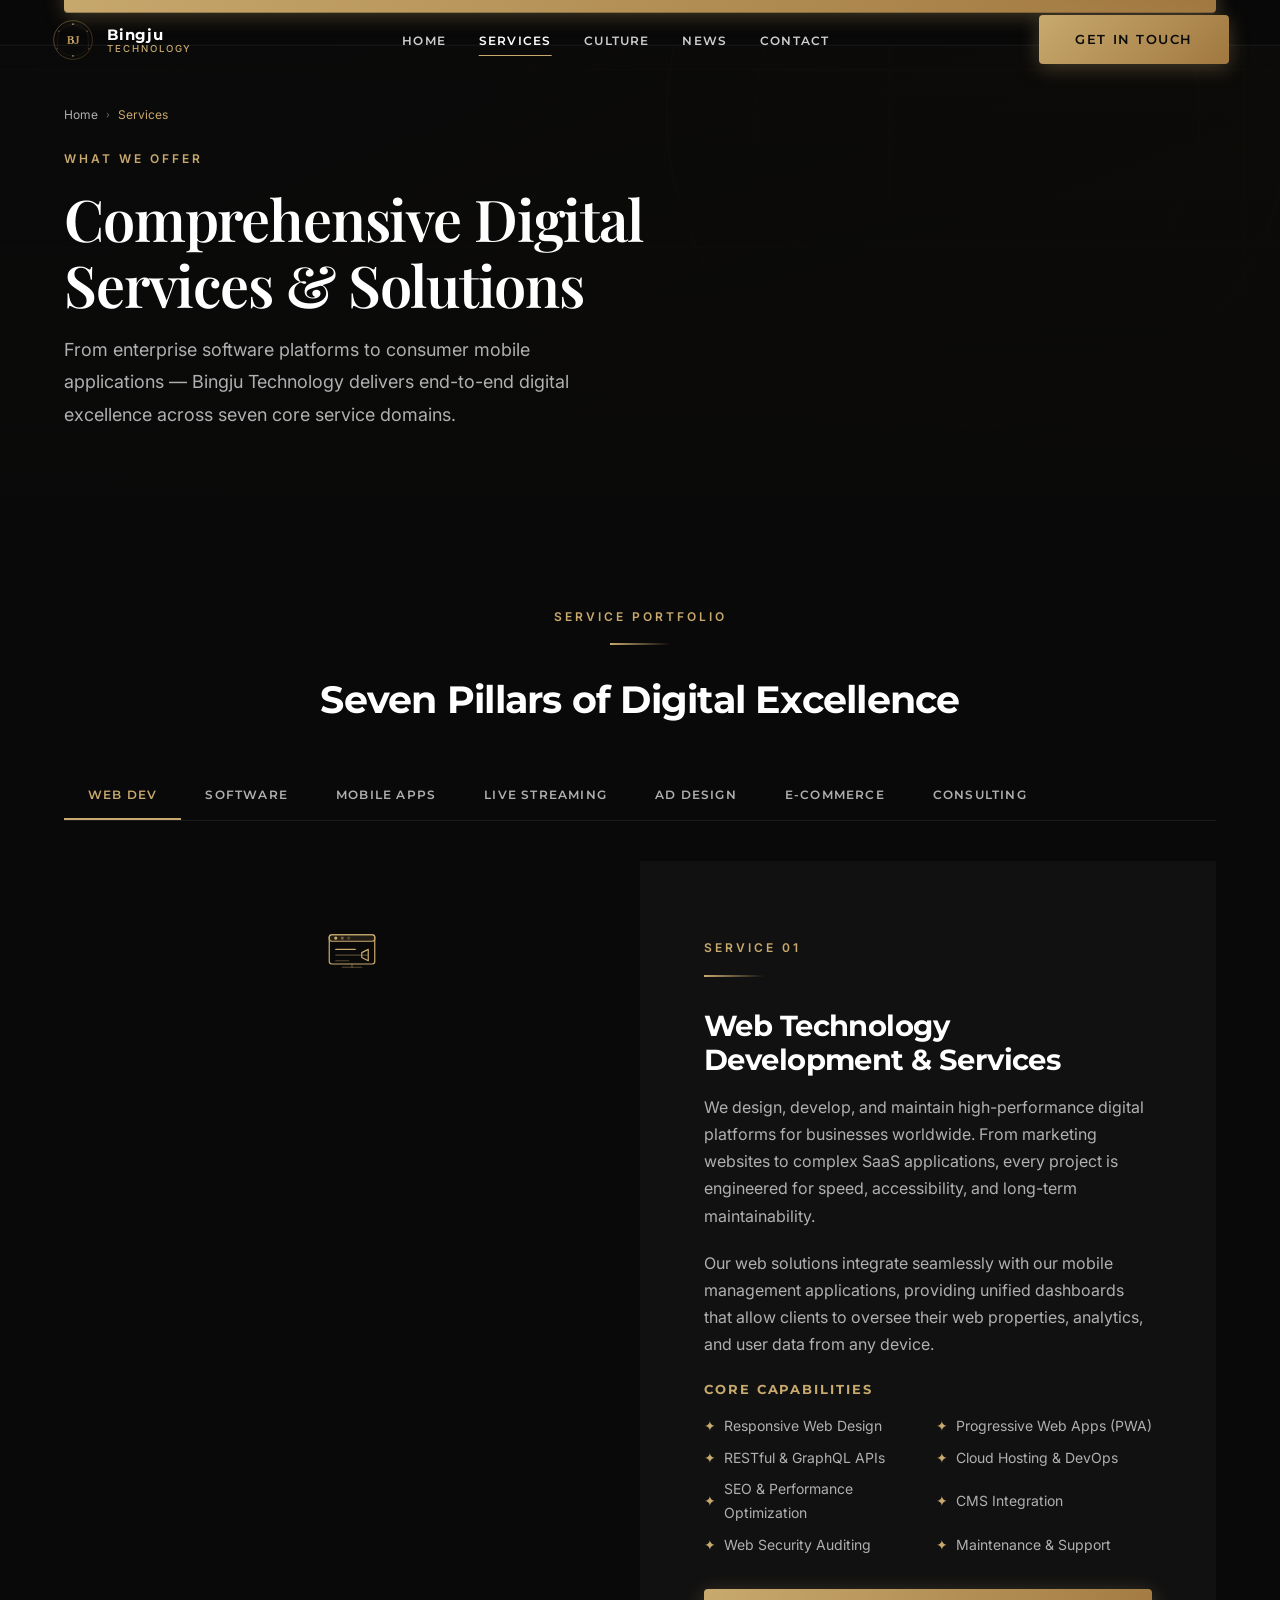
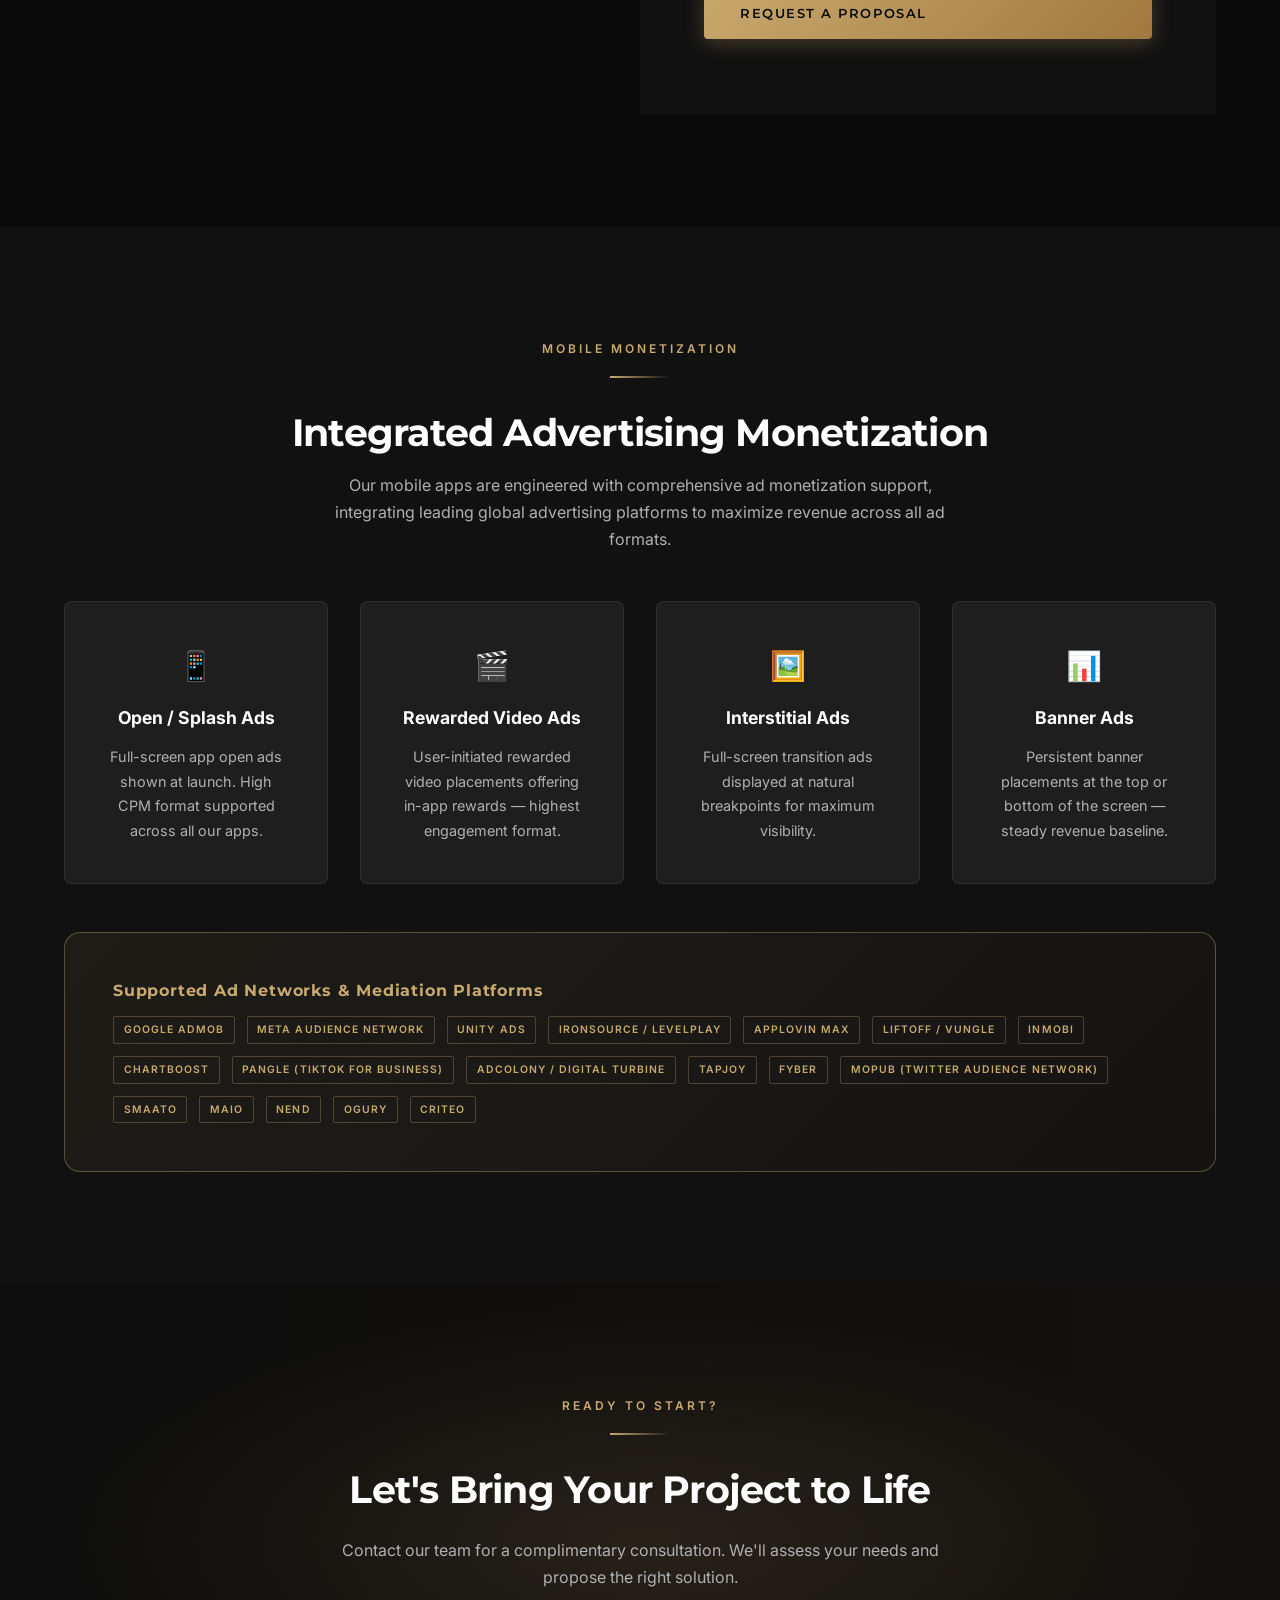
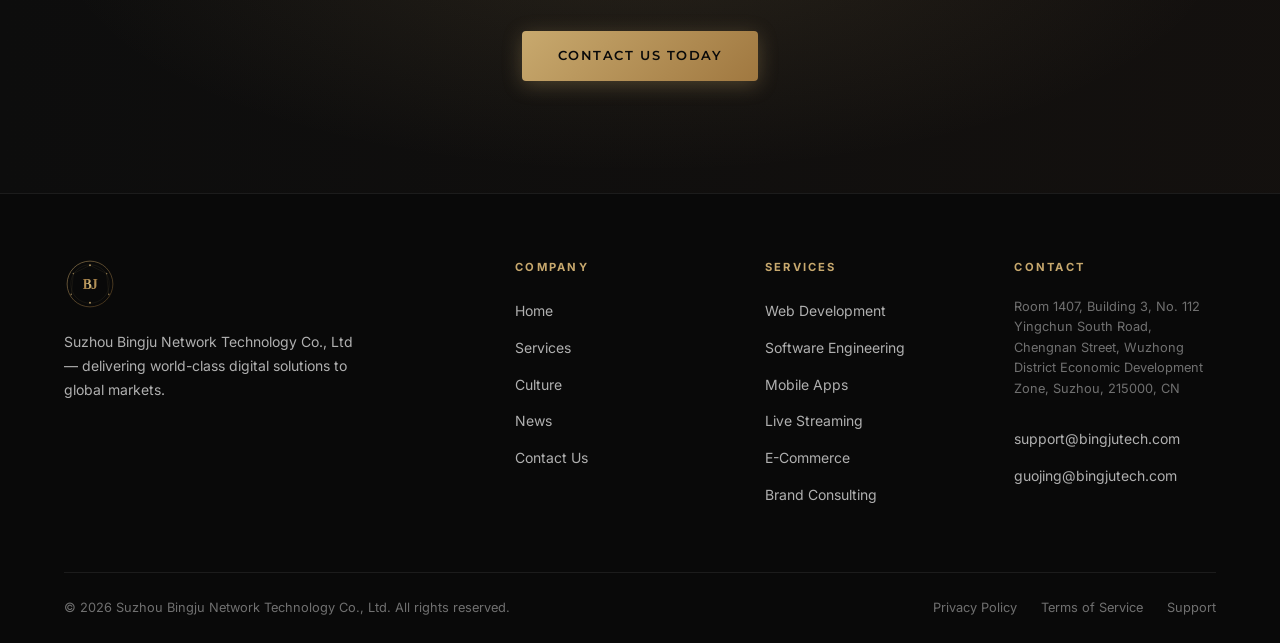
<file: services.html>
<!DOCTYPE html>
<html lang="en" dir="ltr">
<head>
  <meta charset="UTF-8">
  <meta name="viewport" content="width=device-width, initial-scale=1.0">
  <meta http-equiv="X-UA-Compatible" content="IE=edge">
  <title>Services — Suzhou Bingju Network Technology Co., Ltd</title>
  <meta name="description" content="Explore Bingju Technology's full spectrum of digital services: web development, software engineering, mobile app publishing (Google Play & App Store), live streaming, e-commerce, advertising design, and brand consulting.">
  <meta name="keywords" content="web development services, software development, mobile app development, live streaming platform, e-commerce solutions, brand consulting, Google Play publishing, App Store publishing">
  <meta name="robots" content="index, follow">
  <link rel="canonical" href="https://www.bingjutech.com/services.html">
  <meta property="og:type" content="website">
  <meta property="og:url" content="https://www.bingjutech.com/services.html">
  <meta property="og:title" content="Services — Suzhou Bingju Network Technology Co., Ltd">
  <meta property="og:description" content="Full-spectrum digital services from web development to mobile app publishing, e-commerce, and brand consulting.">
  <meta property="og:image" content="https://www.bingjutech.com/images/og-services.png">
  <link rel="icon" type="image/svg+xml" href="images/logo.svg">
  <link rel="preconnect" href="https://fonts.googleapis.com">
  <link rel="preconnect" href="https://fonts.gstatic.com" crossorigin>
  <link rel="stylesheet" href="css/main.css">
  <link rel="stylesheet" href="css/animations.css">
  <script type="application/ld+json">
  {
    "@context": "https://schema.org",
    "@type": "WebPage",
    "name": "Services — Bingju Technology",
    "description": "Full-spectrum digital services including web development, software engineering, mobile applications, live streaming, e-commerce, advertising design, and brand consulting.",
    "url": "https://www.bingjutech.com/services.html",
    "provider": {
      "@type": "Corporation",
      "name": "Suzhou Bingju Network Technology Co., Ltd",
      "url": "https://www.bingjutech.com"
    }
  }
  </script>
</head>
<body>
<div id="page-loader"></div>
<div id="cursor-glow" aria-hidden="true"></div>
<div id="page-transition" aria-hidden="true"></div>
<div id="scroll-progress" style="position:fixed;top:0;left:0;height:2px;background:linear-gradient(90deg,#c8a96e,#e0c98a);z-index:10001;width:0;transition:width 0.1s linear;" aria-hidden="true"></div>

<header role="banner">
  <nav class="nav nav--transparent" role="navigation" aria-label="Main navigation">
    <div class="nav__inner">
      <a href="index.html" class="nav__logo" aria-label="Bingju Technology Home">
        <img src="images/logo.svg" alt="Bingju Technology Logo" class="nav__logo-img" width="44" height="44">
        <div class="nav__logo-text">
          <span class="nav__logo-name">Bingju</span>
          <span class="nav__logo-sub">Technology</span>
        </div>
      </a>
      <ul class="nav__links" role="list">
        <li><a href="index.html"    class="nav__link">Home</a></li>
        <li><a href="services.html" class="nav__link">Services</a></li>
        <li><a href="culture.html"  class="nav__link">Culture</a></li>
        <li><a href="news.html"     class="nav__link">News</a></li>
        <li><a href="contact.html"  class="nav__link">Contact</a></li>
      </ul>
      <div class="nav__cta">
        <a href="contact.html" class="btn btn--primary btn--magnetic">Get in Touch</a>
      </div>
      <button class="nav__hamburger" aria-label="Toggle mobile menu" aria-expanded="false" aria-controls="mobile-menu">
        <span></span><span></span><span></span>
      </button>
    </div>
  </nav>
  <div class="nav__mobile-menu" id="mobile-menu" role="dialog" aria-label="Mobile navigation">
    <ul class="nav__mobile-links" role="list">
      <li><a href="index.html"    class="nav__mobile-link">Home</a></li>
      <li><a href="services.html" class="nav__mobile-link">Services</a></li>
      <li><a href="culture.html"  class="nav__mobile-link">Culture</a></li>
      <li><a href="news.html"     class="nav__mobile-link">News</a></li>
      <li><a href="contact.html"  class="nav__mobile-link">Contact</a></li>
      <li style="padding-top:1rem;"><a href="contact.html" class="btn btn--primary" style="width:100%;justify-content:center;">Get in Touch</a></li>
    </ul>
  </div>
</header>

<main id="main-content">

<!-- PAGE HERO -->
<section class="page-hero" aria-labelledby="services-hero-title">
  <div class="page-hero__bg">
    <img src="images/page-hero-bg.svg" alt="" aria-hidden="true" style="width:100%;height:100%;object-fit:cover;">
  </div>
  <div class="page-hero__overlay" aria-hidden="true"></div>
  <div class="container page-hero__content">
    <nav class="breadcrumb" aria-label="Breadcrumb">
      <a href="index.html">Home</a>
      <span class="breadcrumb__sep" aria-hidden="true">›</span>
      <span>Services</span>
    </nav>
    <p class="section-subtitle hero-anim-1">What We Offer</p>
    <h1 id="services-hero-title" class="display-2 hero-anim-2" style="color:#fff;max-width:700px;">
      Comprehensive Digital Services &amp; Solutions
    </h1>
    <p class="body-lg text-muted hero-anim-3" style="max-width:560px;margin-top:1rem;">
      From enterprise software platforms to consumer mobile applications — Bingju Technology delivers end-to-end digital excellence across seven core service domains.
    </p>
  </div>
</section>

<!-- OVERVIEW TABS -->
<section class="section section--dark" aria-labelledby="overview-title">
  <div class="container">
    <div class="text-center reveal" style="margin-bottom:3rem;">
      <p class="section-subtitle">Service Portfolio</p>
      <div class="gold-line gold-line--center"></div>
      <h2 id="overview-title" class="section-title">Seven Pillars of Digital Excellence</h2>
    </div>

    <!-- Tabs -->
    <div class="tabs">
      <nav class="tabs__nav" aria-label="Service categories">
        <button class="tab__btn active" data-tab="web">Web Dev</button>
        <button class="tab__btn" data-tab="software">Software</button>
        <button class="tab__btn" data-tab="mobile">Mobile Apps</button>
        <button class="tab__btn" data-tab="streaming">Live Streaming</button>
        <button class="tab__btn" data-tab="design">Ad Design</button>
        <button class="tab__btn" data-tab="ecommerce">E-Commerce</button>
        <button class="tab__btn" data-tab="consulting">Consulting</button>
      </nav>

      <!-- Web Dev Pane -->
      <div class="tab__pane active" id="pane-web">
        <div class="feature-split" style="min-height:480px;">
          <div class="feature-split__visual">
            <img src="images/icon-web-dev.svg" alt="Web Development" style="width:180px;height:180px;margin:auto;padding:4rem;" loading="lazy">
          </div>
          <div class="feature-split__content">
            <p class="section-subtitle">Service 01</p>
            <div class="gold-line"></div>
            <h3 class="section-title" style="font-size:1.8rem;margin-bottom:1rem;">Web Technology Development &amp; Services</h3>
            <p class="body-md text-muted" style="margin-bottom:1.25rem;">
              We design, develop, and maintain high-performance digital platforms for businesses worldwide. From marketing websites to complex SaaS applications, every project is engineered for speed, accessibility, and long-term maintainability.
            </p>
            <p class="body-md text-muted" style="margin-bottom:1.5rem;">
              Our web solutions integrate seamlessly with our mobile management applications, providing unified dashboards that allow clients to oversee their web properties, analytics, and user data from any device.
            </p>
            <h4 style="color:var(--color-gold);font-size:0.8rem;letter-spacing:0.15em;text-transform:uppercase;margin-bottom:1rem;">Core Capabilities</h4>
            <ul style="list-style:none;display:grid;grid-template-columns:1fr 1fr;gap:0.5rem 1rem;margin-bottom:2rem;">
              <li style="display:flex;align-items:center;gap:0.5rem;font-size:0.875rem;color:var(--color-text-2);">
                <span style="color:var(--color-gold);">✦</span> Responsive Web Design
              </li>
              <li style="display:flex;align-items:center;gap:0.5rem;font-size:0.875rem;color:var(--color-text-2);">
                <span style="color:var(--color-gold);">✦</span> Progressive Web Apps (PWA)
              </li>
              <li style="display:flex;align-items:center;gap:0.5rem;font-size:0.875rem;color:var(--color-text-2);">
                <span style="color:var(--color-gold);">✦</span> RESTful &amp; GraphQL APIs
              </li>
              <li style="display:flex;align-items:center;gap:0.5rem;font-size:0.875rem;color:var(--color-text-2);">
                <span style="color:var(--color-gold);">✦</span> Cloud Hosting &amp; DevOps
              </li>
              <li style="display:flex;align-items:center;gap:0.5rem;font-size:0.875rem;color:var(--color-text-2);">
                <span style="color:var(--color-gold);">✦</span> SEO &amp; Performance Optimization
              </li>
              <li style="display:flex;align-items:center;gap:0.5rem;font-size:0.875rem;color:var(--color-text-2);">
                <span style="color:var(--color-gold);">✦</span> CMS Integration
              </li>
              <li style="display:flex;align-items:center;gap:0.5rem;font-size:0.875rem;color:var(--color-text-2);">
                <span style="color:var(--color-gold);">✦</span> Web Security Auditing
              </li>
              <li style="display:flex;align-items:center;gap:0.5rem;font-size:0.875rem;color:var(--color-text-2);">
                <span style="color:var(--color-gold);">✦</span> Maintenance &amp; Support
              </li>
            </ul>
            <a href="contact.html" class="btn btn--primary">Request a Proposal</a>
          </div>
        </div>
      </div>

      <!-- Software Pane -->
      <div class="tab__pane" id="pane-software">
        <div class="feature-split" style="min-height:480px;">
          <div class="feature-split__visual">
            <img src="images/icon-software.svg" alt="Software Development" style="width:180px;height:180px;margin:auto;padding:4rem;" loading="lazy">
          </div>
          <div class="feature-split__content">
            <p class="section-subtitle">Service 02</p>
            <div class="gold-line"></div>
            <h3 class="section-title" style="font-size:1.8rem;margin-bottom:1rem;">Software Development</h3>
            <p class="body-md text-muted" style="margin-bottom:1.25rem;">
              From concept to deployment, our software engineering teams build robust, scalable, and maintainable software solutions tailored to your business processes. We specialize in both greenfield development and modernizing legacy systems.
            </p>
            <ul style="list-style:none;display:grid;grid-template-columns:1fr 1fr;gap:0.5rem 1rem;margin-bottom:2rem;">
              <li style="display:flex;align-items:center;gap:0.5rem;font-size:0.875rem;color:var(--color-text-2);">
                <span style="color:var(--color-gold);">✦</span> Enterprise Resource Planning (ERP)
              </li>
              <li style="display:flex;align-items:center;gap:0.5rem;font-size:0.875rem;color:var(--color-text-2);">
                <span style="color:var(--color-gold);">✦</span> CRM &amp; Sales Automation
              </li>
              <li style="display:flex;align-items:center;gap:0.5rem;font-size:0.875rem;color:var(--color-text-2);">
                <span style="color:var(--color-gold);">✦</span> SaaS Platform Development
              </li>
              <li style="display:flex;align-items:center;gap:0.5rem;font-size:0.875rem;color:var(--color-text-2);">
                <span style="color:var(--color-gold);">✦</span> Microservices Architecture
              </li>
              <li style="display:flex;align-items:center;gap:0.5rem;font-size:0.875rem;color:var(--color-text-2);">
                <span style="color:var(--color-gold);">✦</span> Desktop Application Development
              </li>
              <li style="display:flex;align-items:center;gap:0.5rem;font-size:0.875rem;color:var(--color-text-2);">
                <span style="color:var(--color-gold);">✦</span> Business Process Automation
              </li>
            </ul>
            <a href="contact.html" class="btn btn--primary">Request a Proposal</a>
          </div>
        </div>
      </div>

      <!-- Mobile Apps Pane -->
      <div class="tab__pane" id="pane-mobile">
        <div class="feature-split" style="min-height:480px;">
          <div class="feature-split__visual">
            <img src="images/icon-mobile-app.svg" alt="Mobile App Development" style="width:180px;height:180px;margin:auto;padding:4rem;" loading="lazy">
          </div>
          <div class="feature-split__content">
            <p class="section-subtitle">Service 03</p>
            <div class="gold-line"></div>
            <h3 class="section-title" style="font-size:1.8rem;margin-bottom:1rem;">Mobile Application Development &amp; Publishing</h3>
            <p class="body-md text-muted" style="margin-bottom:1.25rem;">
              We build and publish mobile applications across Google Play and the Apple App Store, spanning management dashboards, live content platforms, retail apps, creative tools, and business utilities. Our mobile management applications enable clients to control their digital operations on the go.
            </p>
            <p class="body-md text-muted" style="margin-bottom:1.5rem;">
              Our mobile apps are fully integrated with advertising monetization platforms — including AdMob splash/open ads, rewarded video, interstitial, and banner formats — to maximize revenue for app publishers.
            </p>
            <ul style="list-style:none;display:grid;grid-template-columns:1fr 1fr;gap:0.5rem 1rem;margin-bottom:2rem;">
              <li style="display:flex;align-items:center;gap:0.5rem;font-size:0.875rem;color:var(--color-text-2);">
                <span style="color:var(--color-gold);">✦</span> Native Android (Kotlin/Java)
              </li>
              <li style="display:flex;align-items:center;gap:0.5rem;font-size:0.875rem;color:var(--color-text-2);">
                <span style="color:var(--color-gold);">✦</span> Native iOS (Swift/Objective-C)
              </li>
              <li style="display:flex;align-items:center;gap:0.5rem;font-size:0.875rem;color:var(--color-text-2);">
                <span style="color:var(--color-gold);">✦</span> Cross-Platform (Flutter/React Native)
              </li>
              <li style="display:flex;align-items:center;gap:0.5rem;font-size:0.875rem;color:var(--color-text-2);">
                <span style="color:var(--color-gold);">✦</span> App Store Optimization (ASO)
              </li>
              <li style="display:flex;align-items:center;gap:0.5rem;font-size:0.875rem;color:var(--color-text-2);">
                <span style="color:var(--color-gold);">✦</span> Ad Monetization Integration
              </li>
              <li style="display:flex;align-items:center;gap:0.5rem;font-size:0.875rem;color:var(--color-text-2);">
                <span style="color:var(--color-gold);">✦</span> Push Notifications &amp; Analytics
              </li>
              <li style="display:flex;align-items:center;gap:0.5rem;font-size:0.875rem;color:var(--color-text-2);">
                <span style="color:var(--color-gold);">✦</span> In-App Purchases &amp; Subscriptions
              </li>
              <li style="display:flex;align-items:center;gap:0.5rem;font-size:0.875rem;color:var(--color-text-2);">
                <span style="color:var(--color-gold);">✦</span> Mobile Management Dashboards
              </li>
            </ul>
            <a href="contact.html" class="btn btn--primary">Request a Proposal</a>
          </div>
        </div>
      </div>

      <!-- Live Streaming -->
      <div class="tab__pane" id="pane-streaming">
        <div class="feature-split" style="min-height:480px;">
          <div class="feature-split__visual">
            <img src="images/icon-streaming.svg" alt="Live Streaming Platform" style="width:180px;height:180px;margin:auto;padding:4rem;" loading="lazy">
          </div>
          <div class="feature-split__content">
            <p class="section-subtitle">Service 04</p>
            <div class="gold-line"></div>
            <h3 class="section-title" style="font-size:1.8rem;margin-bottom:1rem;">Internet Live Streaming &amp; Content Creation</h3>
            <p class="body-md text-muted" style="margin-bottom:1.25rem;">
              We build end-to-end live streaming ecosystems — from the server-side broadcast infrastructure to the viewer-facing mobile and web applications. Our platforms support real-time audience interaction, creator monetization, and multi-platform distribution.
            </p>
            <ul style="list-style:none;display:grid;grid-template-columns:1fr 1fr;gap:0.5rem 1rem;margin-bottom:2rem;">
              <li style="display:flex;align-items:center;gap:0.5rem;font-size:0.875rem;color:var(--color-text-2);">
                <span style="color:var(--color-gold);">✦</span> Low-Latency RTMP/WebRTC Streaming
              </li>
              <li style="display:flex;align-items:center;gap:0.5rem;font-size:0.875rem;color:var(--color-text-2);">
                <span style="color:var(--color-gold);">✦</span> CDN &amp; Global Distribution
              </li>
              <li style="display:flex;align-items:center;gap:0.5rem;font-size:0.875rem;color:var(--color-text-2);">
                <span style="color:var(--color-gold);">✦</span> Live Commerce Integration
              </li>
              <li style="display:flex;align-items:center;gap:0.5rem;font-size:0.875rem;color:var(--color-text-2);">
                <span style="color:var(--color-gold);">✦</span> Creator Monetization Tools
              </li>
              <li style="display:flex;align-items:center;gap:0.5rem;font-size:0.875rem;color:var(--color-text-2);">
                <span style="color:var(--color-gold);">✦</span> Real-Time Chat &amp; Engagement
              </li>
              <li style="display:flex;align-items:center;gap:0.5rem;font-size:0.875rem;color:var(--color-text-2);">
                <span style="color:var(--color-gold);">✦</span> Multi-Platform Simulcasting
              </li>
            </ul>
            <a href="contact.html" class="btn btn--primary">Request a Proposal</a>
          </div>
        </div>
      </div>

      <!-- Ad Design -->
      <div class="tab__pane" id="pane-design">
        <div class="feature-split" style="min-height:480px;">
          <div class="feature-split__visual">
            <img src="images/icon-design.svg" alt="Advertising Design" style="width:180px;height:180px;margin:auto;padding:4rem;" loading="lazy">
          </div>
          <div class="feature-split__content">
            <p class="section-subtitle">Service 05</p>
            <div class="gold-line"></div>
            <h3 class="section-title" style="font-size:1.8rem;margin-bottom:1rem;">Advertising Design</h3>
            <p class="body-md text-muted" style="margin-bottom:1.25rem;">
              Our creative team produces high-impact advertising materials for every digital channel — from social media and display networks to in-app ad units. We combine strategic thinking with beautiful visuals to create campaigns that convert.
            </p>
            <ul style="list-style:none;display:grid;grid-template-columns:1fr 1fr;gap:0.5rem 1rem;margin-bottom:2rem;">
              <li style="display:flex;align-items:center;gap:0.5rem;font-size:0.875rem;color:var(--color-text-2);">
                <span style="color:var(--color-gold);">✦</span> Banner &amp; Display Ad Design
              </li>
              <li style="display:flex;align-items:center;gap:0.5rem;font-size:0.875rem;color:var(--color-text-2);">
                <span style="color:var(--color-gold);">✦</span> Video Ad Production
              </li>
              <li style="display:flex;align-items:center;gap:0.5rem;font-size:0.875rem;color:var(--color-text-2);">
                <span style="color:var(--color-gold);">✦</span> Social Media Creatives
              </li>
              <li style="display:flex;align-items:center;gap:0.5rem;font-size:0.875rem;color:var(--color-text-2);">
                <span style="color:var(--color-gold);">✦</span> In-App Ad Unit Design
              </li>
              <li style="display:flex;align-items:center;gap:0.5rem;font-size:0.875rem;color:var(--color-text-2);">
                <span style="color:var(--color-gold);">✦</span> Brand Identity &amp; Logo Design
              </li>
              <li style="display:flex;align-items:center;gap:0.5rem;font-size:0.875rem;color:var(--color-text-2);">
                <span style="color:var(--color-gold);">✦</span> Motion Graphics &amp; Animation
              </li>
            </ul>
            <a href="contact.html" class="btn btn--primary">Request a Proposal</a>
          </div>
        </div>
      </div>

      <!-- E-Commerce -->
      <div class="tab__pane" id="pane-ecommerce">
        <div class="feature-split" style="min-height:480px;">
          <div class="feature-split__visual">
            <img src="images/icon-ecommerce.svg" alt="E-Commerce Retail" style="width:180px;height:180px;margin:auto;padding:4rem;" loading="lazy">
          </div>
          <div class="feature-split__content">
            <p class="section-subtitle">Service 06</p>
            <div class="gold-line"></div>
            <h3 class="section-title" style="font-size:1.8rem;margin-bottom:1rem;">E-Commerce Retail</h3>
            <p class="body-md text-muted" style="margin-bottom:1.25rem;">
              Bingju Technology operates and manages e-commerce retail channels covering daily essentials, consumer electronics, and general merchandise. We leverage our technology expertise to build efficient, customer-centric online retail experiences that scale globally.
            </p>
            <div class="stagger" style="display:grid;grid-template-columns:1fr 1fr 1fr;gap:1rem;margin-bottom:2rem;">
              <div style="text-align:center;padding:1.25rem;background:rgba(200,169,110,0.05);border:1px solid rgba(200,169,110,0.15);border-radius:8px;">
                <div style="font-size:0.7rem;letter-spacing:0.15em;text-transform:uppercase;color:var(--color-gold);margin-bottom:0.4rem;">Category</div>
                <div style="font-size:0.9rem;font-weight:600;color:var(--color-text-1);">Daily Essentials</div>
              </div>
              <div style="text-align:center;padding:1.25rem;background:rgba(200,169,110,0.05);border:1px solid rgba(200,169,110,0.15);border-radius:8px;">
                <div style="font-size:0.7rem;letter-spacing:0.15em;text-transform:uppercase;color:var(--color-gold);margin-bottom:0.4rem;">Category</div>
                <div style="font-size:0.9rem;font-weight:600;color:var(--color-text-1);">Electronics &amp; Tech</div>
              </div>
              <div style="text-align:center;padding:1.25rem;background:rgba(200,169,110,0.05);border:1px solid rgba(200,169,110,0.15);border-radius:8px;">
                <div style="font-size:0.7rem;letter-spacing:0.15em;text-transform:uppercase;color:var(--color-gold);margin-bottom:0.4rem;">Category</div>
                <div style="font-size:0.9rem;font-weight:600;color:var(--color-text-1);">General Merchandise</div>
              </div>
            </div>
            <a href="contact.html" class="btn btn--primary">Request a Proposal</a>
          </div>
        </div>
      </div>

      <!-- Consulting -->
      <div class="tab__pane" id="pane-consulting">
        <div class="feature-split" style="min-height:480px;">
          <div class="feature-split__visual">
            <img src="images/icon-consulting.svg" alt="Business Consulting" style="width:180px;height:180px;margin:auto;padding:4rem;" loading="lazy">
          </div>
          <div class="feature-split__content">
            <p class="section-subtitle">Service 07</p>
            <div class="gold-line"></div>
            <h3 class="section-title" style="font-size:1.8rem;margin-bottom:1rem;">Business Consulting &amp; Brand Services</h3>
            <p class="body-md text-muted" style="margin-bottom:1.25rem;">
              Our senior consultants bring deep cross-industry expertise to help companies define strategy, optimize operations, and build brands that resonate globally. Whether you are entering a new market or repositioning an established brand, we deliver actionable insight backed by data.
            </p>
            <ul style="list-style:none;display:grid;grid-template-columns:1fr 1fr;gap:0.5rem 1rem;margin-bottom:2rem;">
              <li style="display:flex;align-items:center;gap:0.5rem;font-size:0.875rem;color:var(--color-text-2);">
                <span style="color:var(--color-gold);">✦</span> Market Entry Strategy
              </li>
              <li style="display:flex;align-items:center;gap:0.5rem;font-size:0.875rem;color:var(--color-text-2);">
                <span style="color:var(--color-gold);">✦</span> Brand Positioning
              </li>
              <li style="display:flex;align-items:center;gap:0.5rem;font-size:0.875rem;color:var(--color-text-2);">
                <span style="color:var(--color-gold);">✦</span> Digital Transformation Advisory
              </li>
              <li style="display:flex;align-items:center;gap:0.5rem;font-size:0.875rem;color:var(--color-text-2);">
                <span style="color:var(--color-gold);">✦</span> Go-to-Market Planning
              </li>
              <li style="display:flex;align-items:center;gap:0.5rem;font-size:0.875rem;color:var(--color-text-2);">
                <span style="color:var(--color-gold);">✦</span> Competitive Analysis
              </li>
              <li style="display:flex;align-items:center;gap:0.5rem;font-size:0.875rem;color:var(--color-text-2);">
                <span style="color:var(--color-gold);">✦</span> Growth Hacking &amp; Performance
              </li>
            </ul>
            <a href="contact.html" class="btn btn--primary">Request a Proposal</a>
          </div>
        </div>
      </div>
    </div>
  </div>
</section>

<!-- AD MONETIZATION SECTION -->
<section class="section section--mid" aria-labelledby="ad-section-title">
  <div class="container">
    <div class="text-center reveal" style="margin-bottom:3rem;">
      <p class="section-subtitle">Mobile Monetization</p>
      <div class="gold-line gold-line--center"></div>
      <h2 id="ad-section-title" class="section-title">Integrated Advertising Monetization</h2>
      <p class="body-md text-muted" style="max-width:660px;margin:1rem auto 0;">
        Our mobile apps are engineered with comprehensive ad monetization support, integrating leading global advertising platforms to maximize revenue across all ad formats.
      </p>
    </div>

    <div class="grid-4 stagger" style="margin-bottom:3rem;">
      <div class="value-card tilt-card" style="text-align:center;">
        <div style="font-size:1.8rem;margin-bottom:0.75rem;">📱</div>
        <div class="value-card__title">Open / Splash Ads</div>
        <div class="value-card__desc">Full-screen app open ads shown at launch. High CPM format supported across all our apps.</div>
      </div>
      <div class="value-card tilt-card" style="text-align:center;">
        <div style="font-size:1.8rem;margin-bottom:0.75rem;">🎬</div>
        <div class="value-card__title">Rewarded Video Ads</div>
        <div class="value-card__desc">User-initiated rewarded video placements offering in-app rewards — highest engagement format.</div>
      </div>
      <div class="value-card tilt-card" style="text-align:center;">
        <div style="font-size:1.8rem;margin-bottom:0.75rem;">🖼️</div>
        <div class="value-card__title">Interstitial Ads</div>
        <div class="value-card__desc">Full-screen transition ads displayed at natural breakpoints for maximum visibility.</div>
      </div>
      <div class="value-card tilt-card" style="text-align:center;">
        <div style="font-size:1.8rem;margin-bottom:0.75rem;">📊</div>
        <div class="value-card__title">Banner Ads</div>
        <div class="value-card__desc">Persistent banner placements at the top or bottom of the screen — steady revenue baseline.</div>
      </div>
    </div>

    <div class="highlight-box reveal">
      <h3 style="font-size:1rem;font-weight:700;color:var(--color-gold);margin-bottom:1rem;letter-spacing:0.05em;">Supported Ad Networks &amp; Mediation Platforms</h3>
      <div style="display:flex;flex-wrap:wrap;gap:0.75rem;">
        <span class="tag">Google AdMob</span>
        <span class="tag">Meta Audience Network</span>
        <span class="tag">Unity Ads</span>
        <span class="tag">IronSource / LevelPlay</span>
        <span class="tag">AppLovin MAX</span>
        <span class="tag">Liftoff / Vungle</span>
        <span class="tag">InMobi</span>
        <span class="tag">Chartboost</span>
        <span class="tag">Pangle (TikTok for Business)</span>
        <span class="tag">AdColony / Digital Turbine</span>
        <span class="tag">Tapjoy</span>
        <span class="tag">Fyber</span>
        <span class="tag">MoPub (Twitter Audience Network)</span>
        <span class="tag">Smaato</span>
        <span class="tag">Maio</span>
        <span class="tag">Nend</span>
        <span class="tag">Ogury</span>
        <span class="tag">Criteo</span>
      </div>
    </div>
  </div>
</section>

<!-- CTA -->
<section class="cta-section animated-bg" aria-labelledby="services-cta-title">
  <div class="cta-section__bg" aria-hidden="true"></div>
  <div class="container cta-section__inner">
    <div class="reveal" style="max-width:640px;margin:0 auto;">
      <p class="section-subtitle">Ready to Start?</p>
      <div class="gold-line gold-line--center"></div>
      <h2 id="services-cta-title" class="section-title" style="margin-bottom:1.5rem;">
        Let's Bring Your Project to Life
      </h2>
      <p class="body-md text-muted" style="margin-bottom:2.5rem;">
        Contact our team for a complimentary consultation. We'll assess your needs and propose the right solution.
      </p>
      <div style="display:flex;gap:1rem;justify-content:center;flex-wrap:wrap;">
        <a href="contact.html" class="btn btn--primary btn--magnetic">Contact Us Today</a>
      </div>
    </div>
  </div>
</section>

</main>

<!-- FOOTER -->
<footer class="footer" role="contentinfo">
  <div class="container">
    <div class="footer__main">
      <div class="footer__brand">
        <a href="index.html" aria-label="Bingju Technology Home">
          <img src="images/logo.svg" alt="Bingju Technology" width="52" height="52">
        </a>
        <p>Suzhou Bingju Network Technology Co., Ltd — delivering world-class digital solutions to global markets.</p>
      </div>
      <nav aria-label="Footer — Company">
        <div class="footer__heading">Company</div>
        <ul class="footer__links" role="list">
          <li><a href="index.html"    class="footer__link">Home</a></li>
          <li><a href="services.html" class="footer__link">Services</a></li>
          <li><a href="culture.html"  class="footer__link">Culture</a></li>
          <li><a href="news.html"     class="footer__link">News</a></li>
          <li><a href="contact.html"  class="footer__link">Contact Us</a></li>
        </ul>
      </nav>
      <nav aria-label="Footer — Services">
        <div class="footer__heading">Services</div>
        <ul class="footer__links" role="list">
          <li><a href="services.html" class="footer__link">Web Development</a></li>
          <li><a href="services.html" class="footer__link">Software Engineering</a></li>
          <li><a href="services.html" class="footer__link">Mobile Apps</a></li>
          <li><a href="services.html" class="footer__link">Live Streaming</a></li>
          <li><a href="services.html" class="footer__link">E-Commerce</a></li>
          <li><a href="services.html" class="footer__link">Brand Consulting</a></li>
        </ul>
      </nav>
      <div>
        <div class="footer__heading">Contact</div>
        <ul class="footer__links" role="list">
          <li class="footer__link" style="color:var(--color-text-3);font-size:0.8rem;line-height:1.6;">Room 1407, Building 3, No. 112 Yingchun South Road, Chengnan Street, Wuzhong District Economic Development Zone, Suzhou, 215000, CN</li>
          <li style="margin-top:1rem;"><a href="mailto:support@bingjutech.com" class="footer__link">support@bingjutech.com</a></li>
          <li><a href="mailto:guojing@bingjutech.com" class="footer__link">guojing@bingjutech.com</a></li>
        </ul>
      </div>
    </div>
    <div class="footer__bottom">
      <p class="footer__copy">&copy; 2026 Suzhou Bingju Network Technology Co., Ltd. All rights reserved.</p>
      <nav class="footer__legal-links" aria-label="Legal">
        <a href="privacy.html" class="footer__legal-link">Privacy Policy</a>
        <a href="terms.html"   class="footer__legal-link">Terms of Service</a>
        <a href="contact.html" class="footer__legal-link">Support</a>
      </nav>
    </div>
  </div>
</footer>
<button id="back-to-top" aria-label="Back to top" style="position:fixed;bottom:2rem;right:2rem;width:48px;height:48px;border-radius:50%;background:var(--color-gold);color:#000;display:flex;align-items:center;justify-content:center;opacity:0;transition:opacity 0.3s,transform 0.3s;z-index:500;border:none;cursor:pointer;">
  <svg width="20" height="20" viewBox="0 0 24 24" fill="none" stroke="currentColor" stroke-width="2.5" aria-hidden="true"><path d="M18 15l-6-6-6 6"/></svg>
</button>
<script src="js/animations.js"></script>
<script src="js/main.js"></script>
<script>
// Tab switching for services page
(function(){
  const tabBtns = document.querySelectorAll('.tab__btn');
  const tabPanes = document.querySelectorAll('.tab__pane');
  const tabIds = ['web','software','mobile','streaming','design','ecommerce','consulting'];
  tabBtns.forEach((btn, i) => {
    btn.addEventListener('click', () => {
      tabBtns.forEach(b => b.classList.remove('active'));
      tabPanes.forEach(p => p.classList.remove('active'));
      btn.classList.add('active');
      const pane = document.getElementById('pane-' + tabIds[i]);
      if (pane) pane.classList.add('active');
    });
  });
})();
</script>
</body>
</html>
</file>
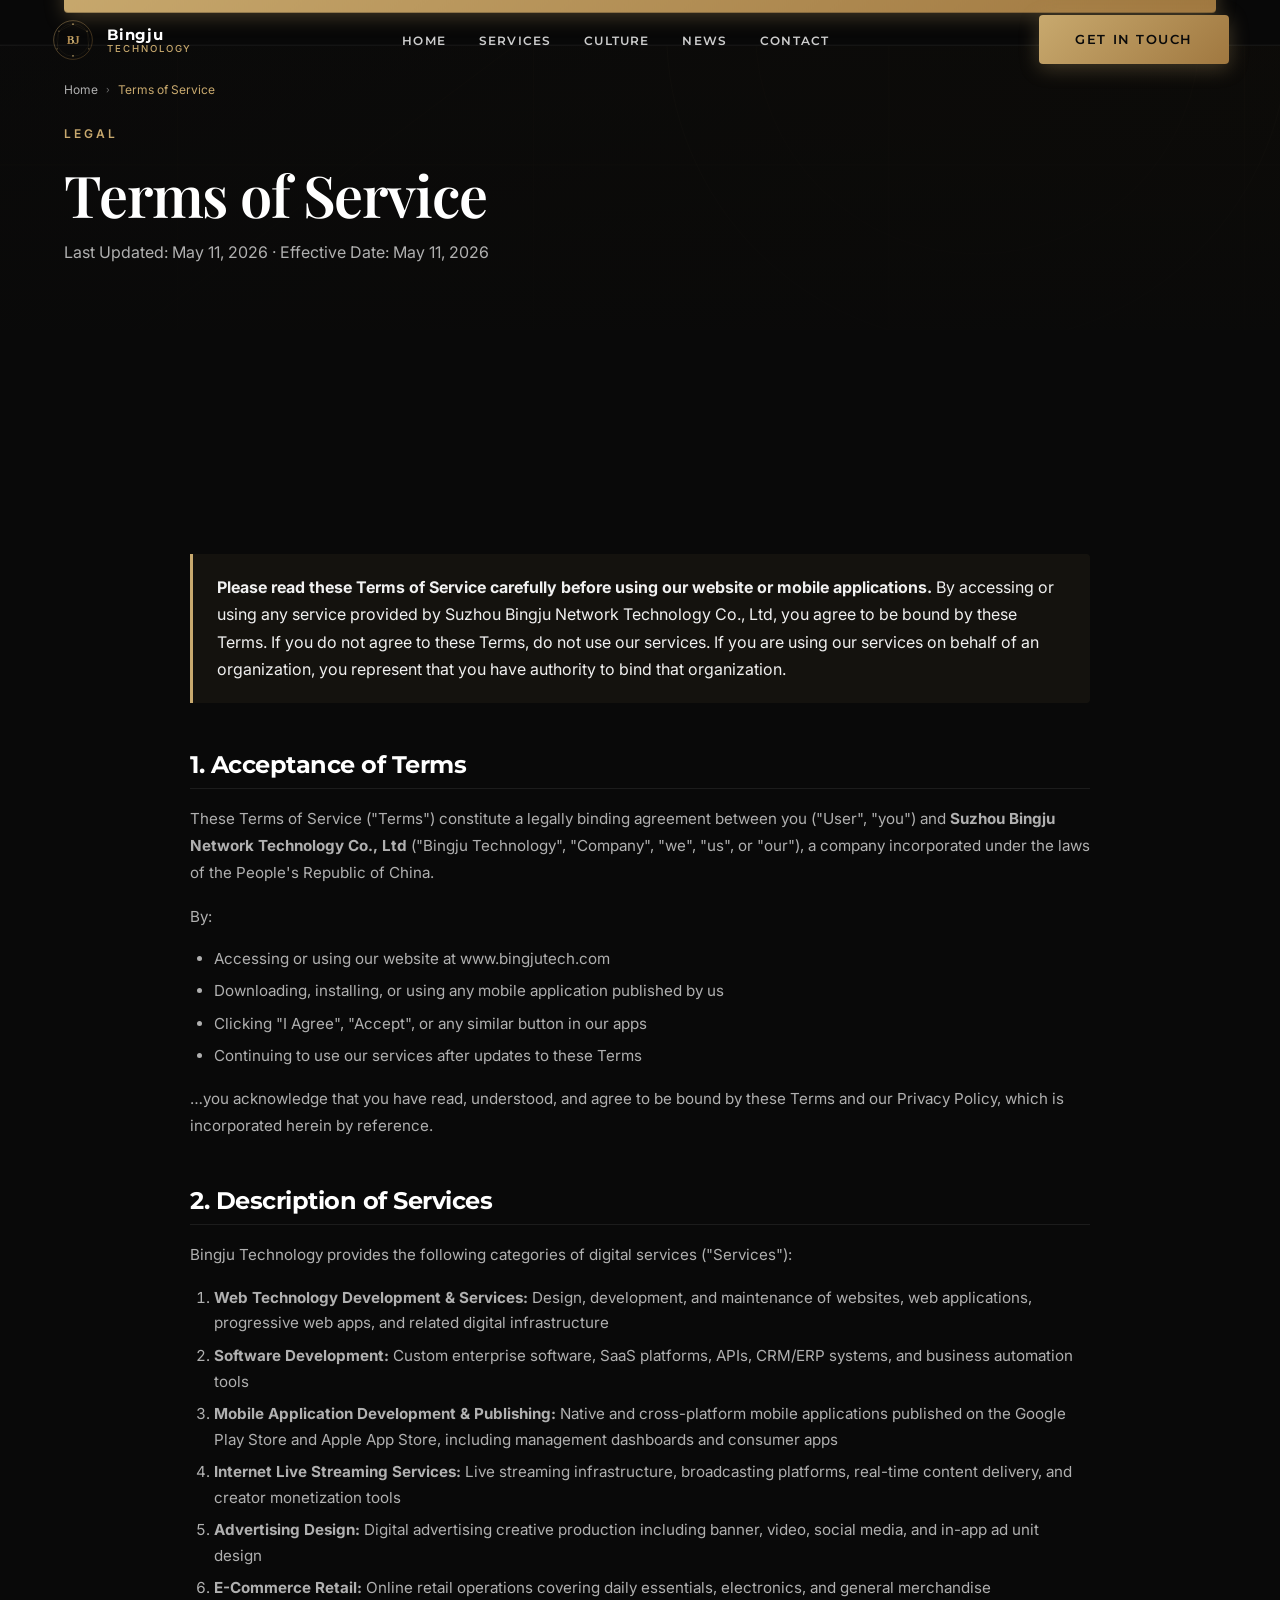
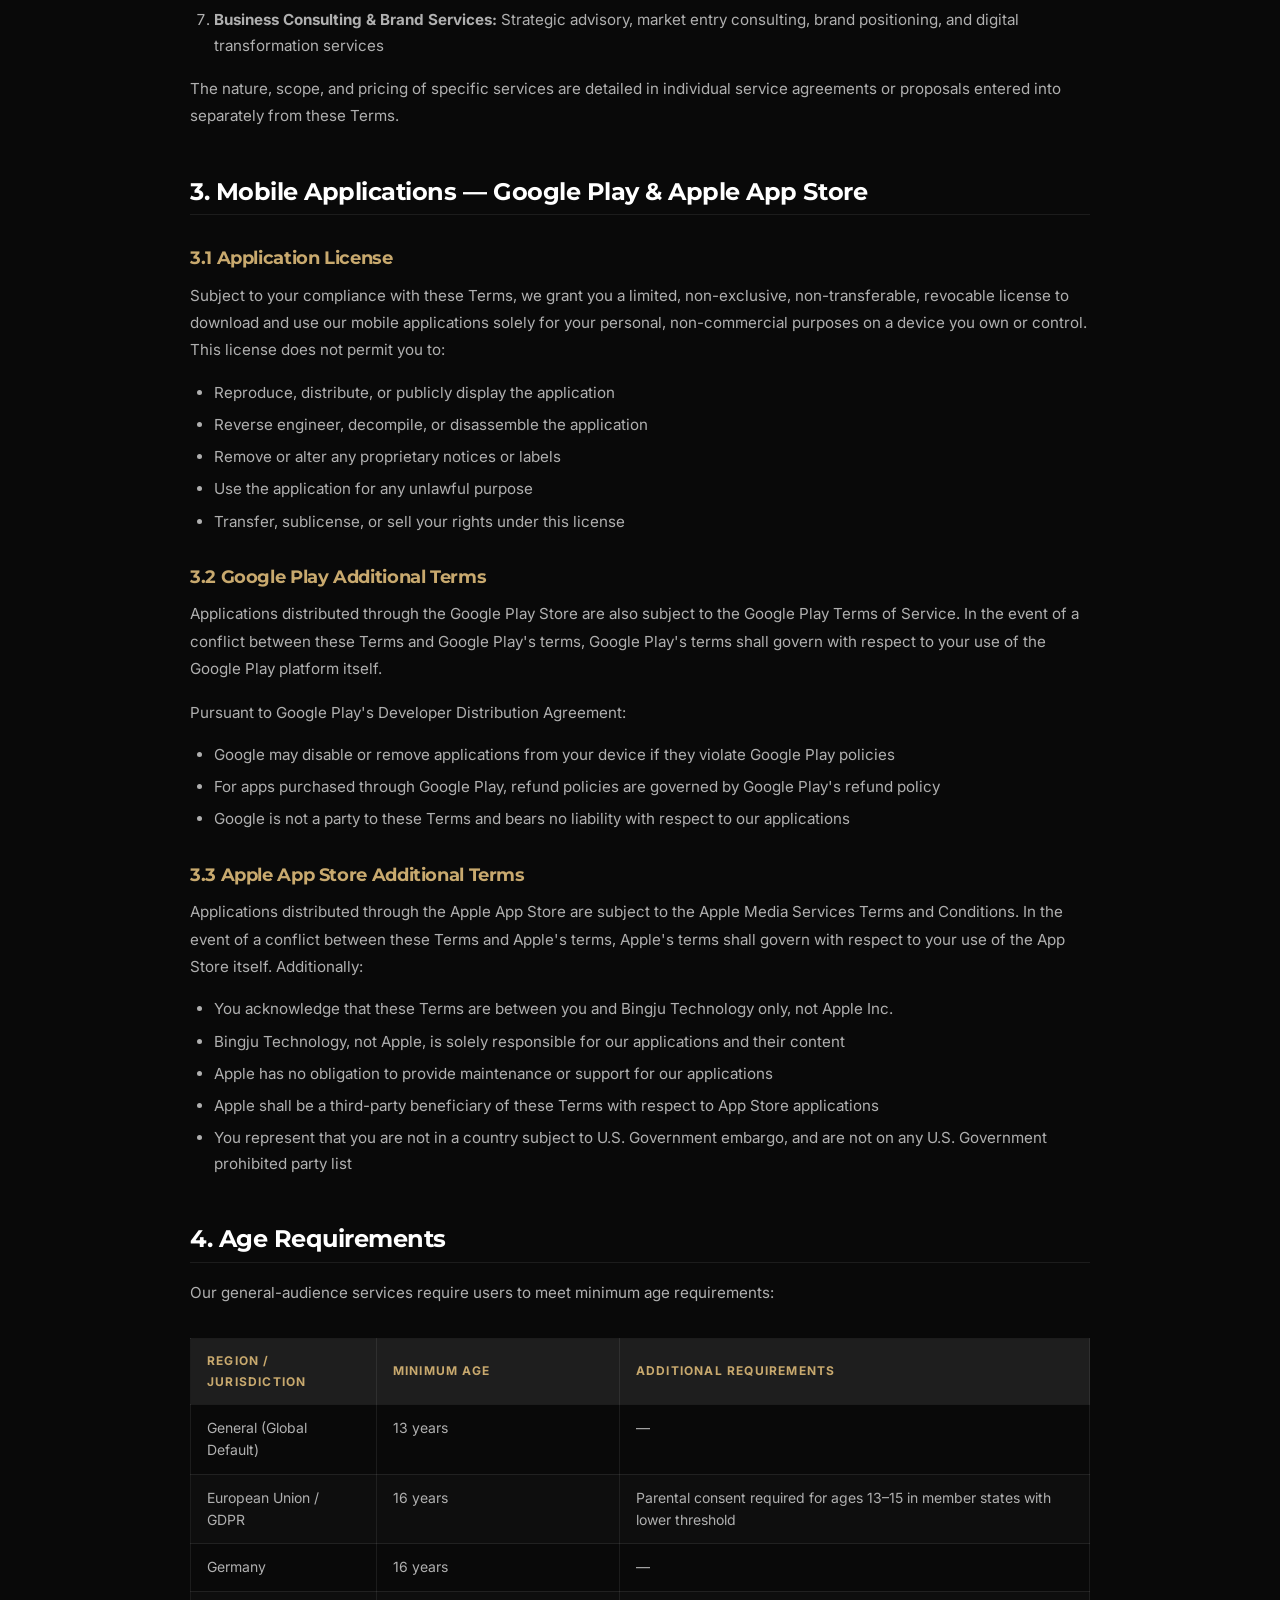
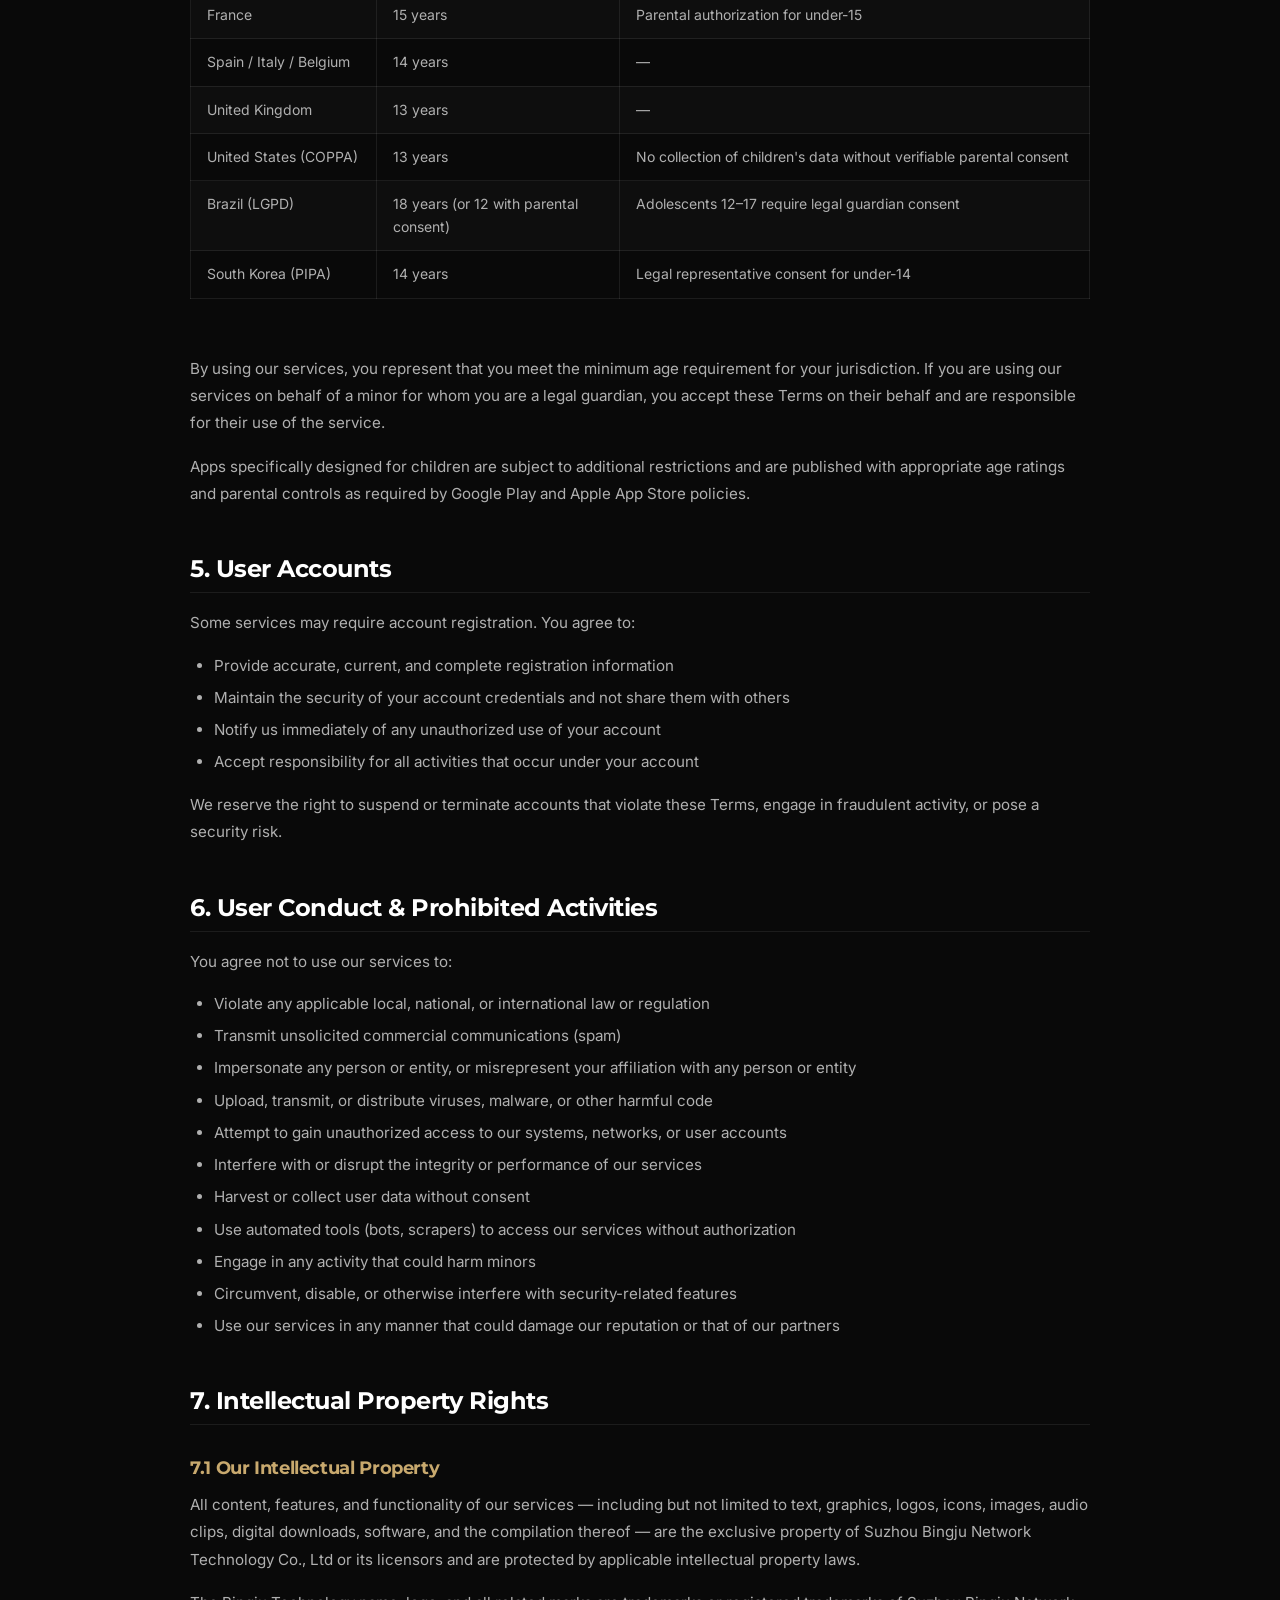
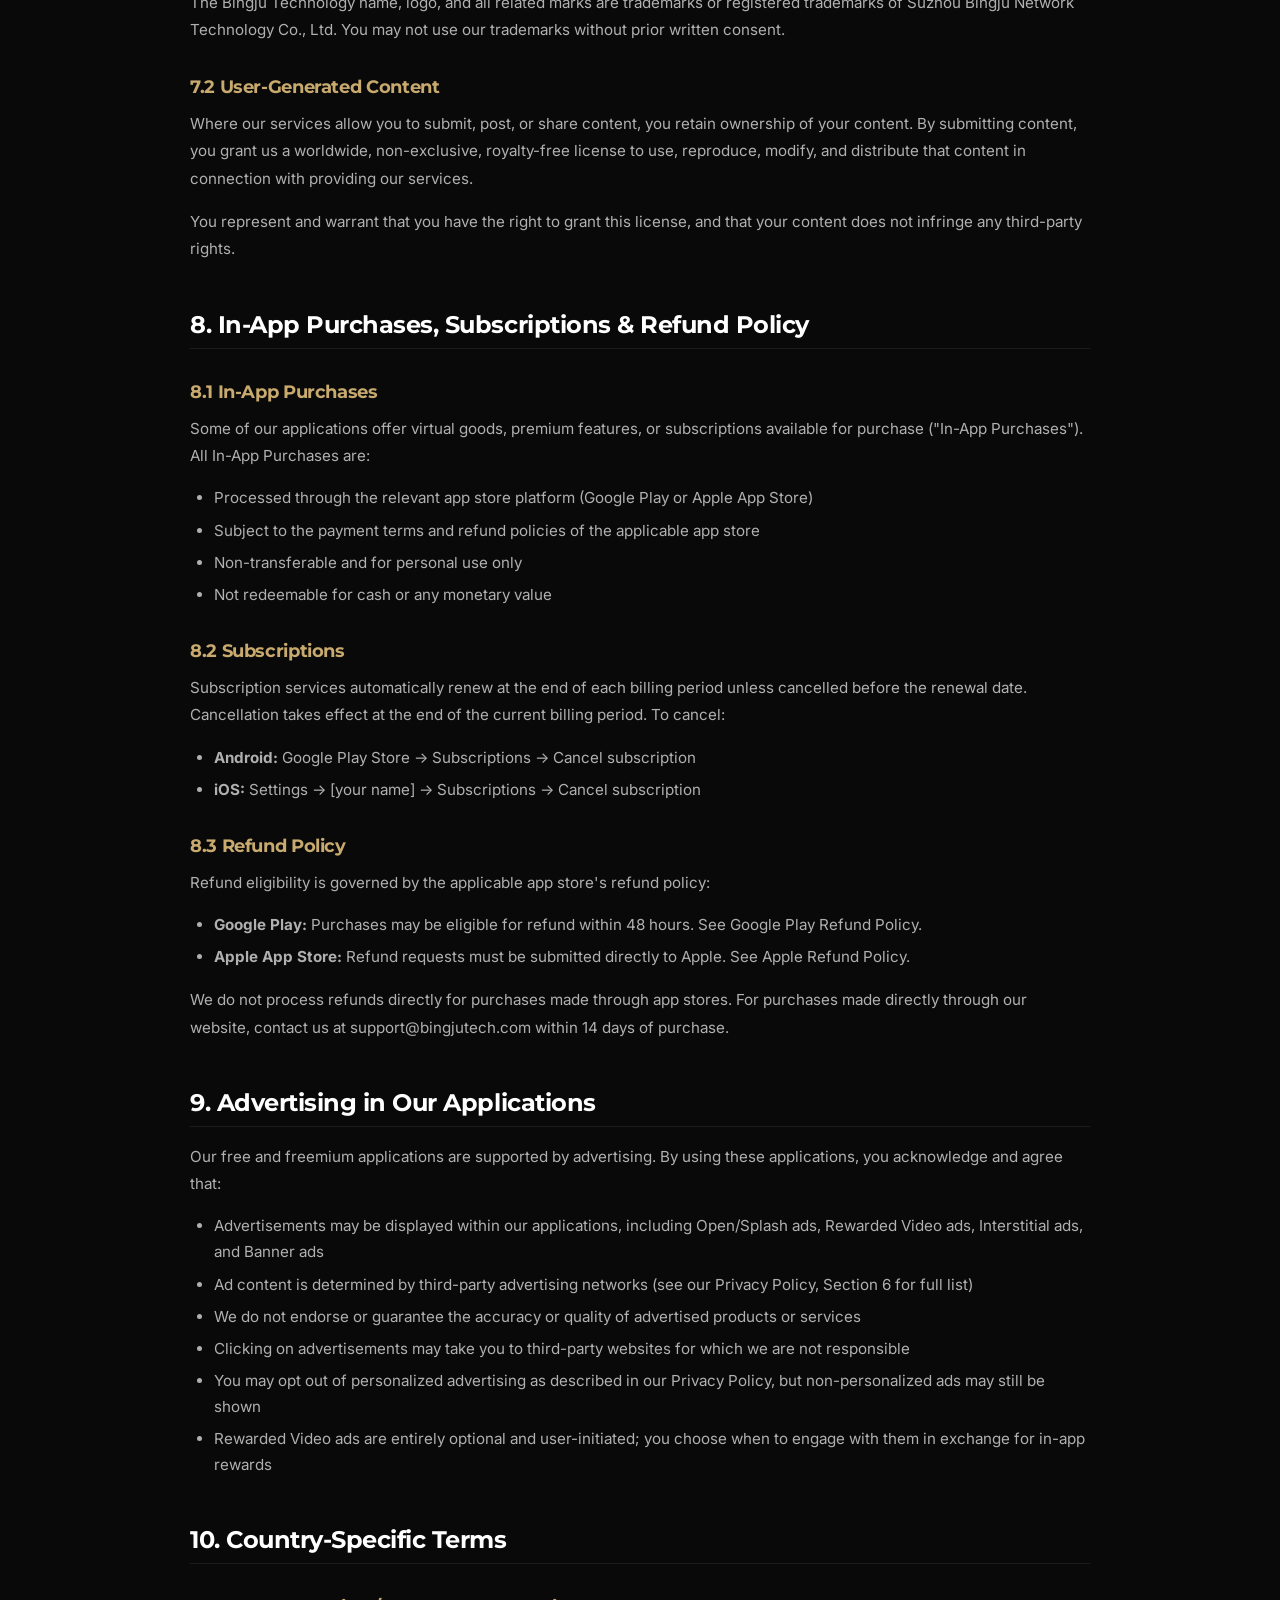
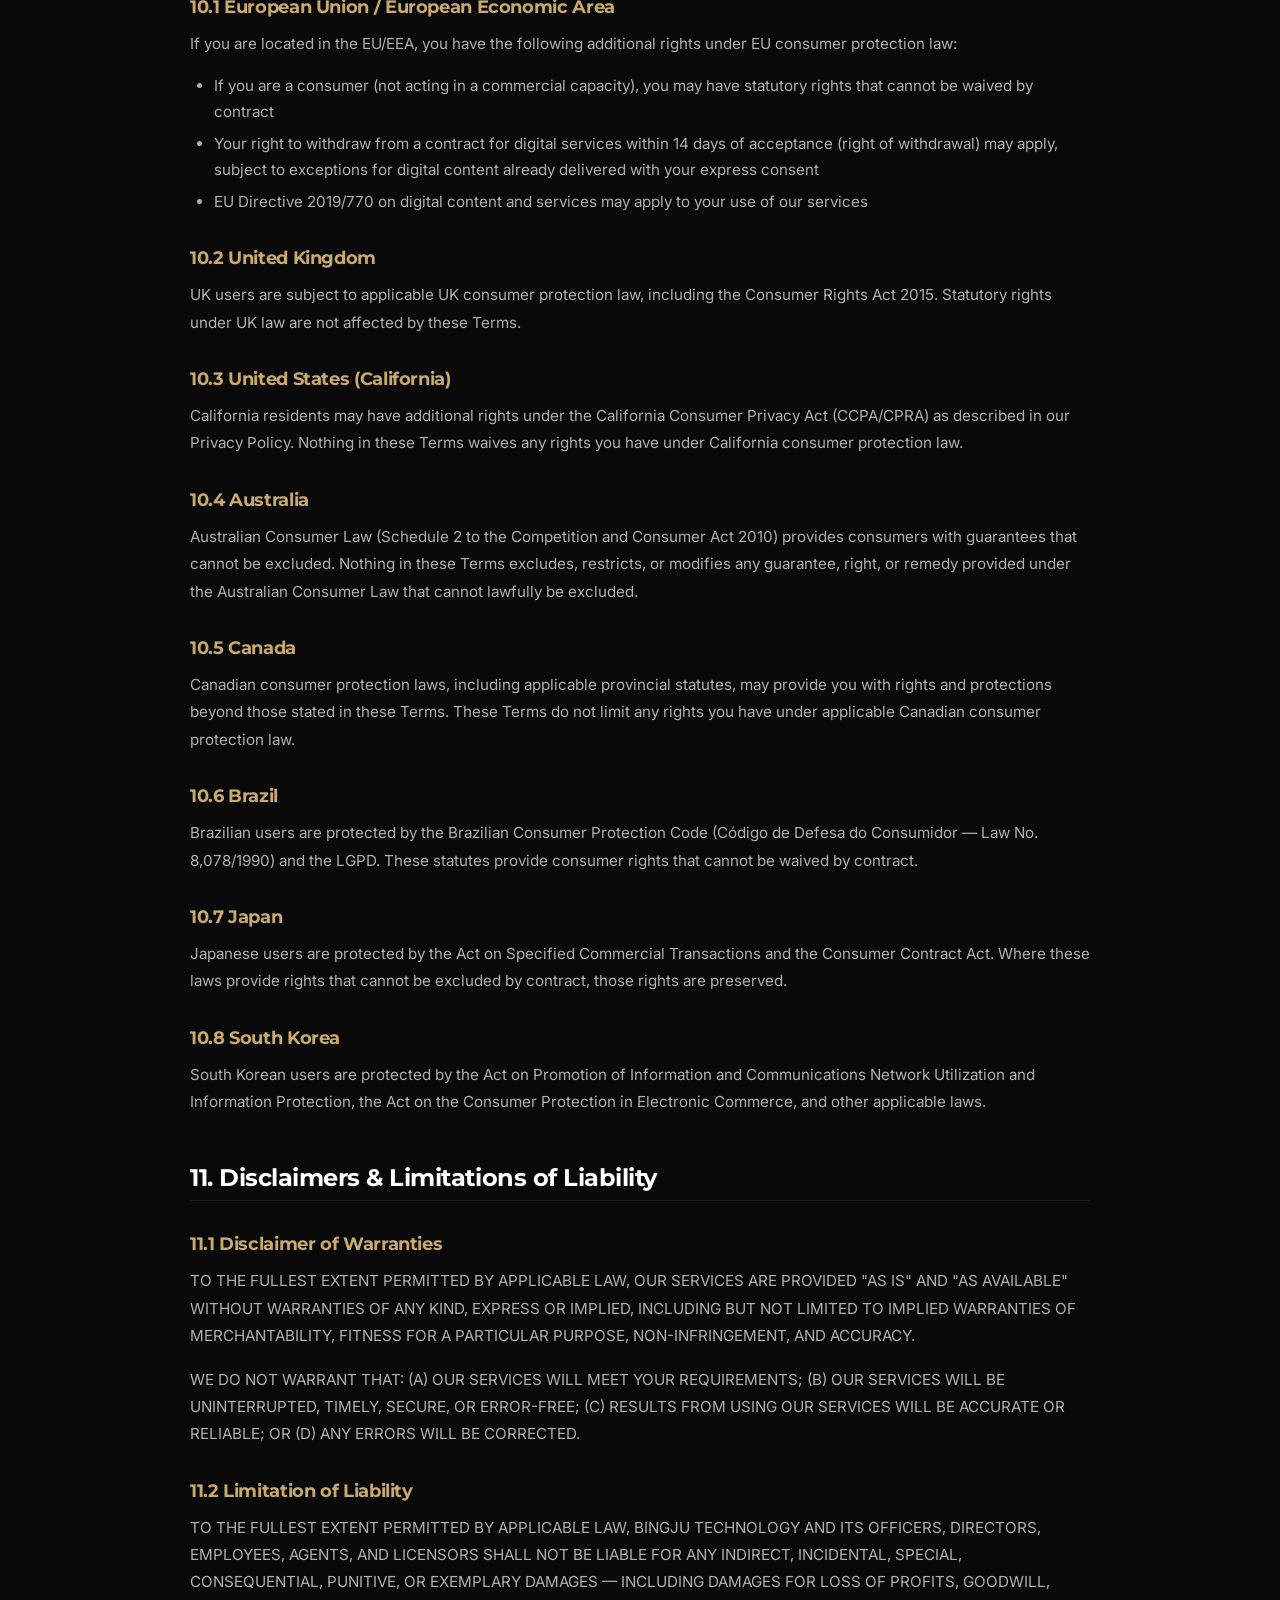
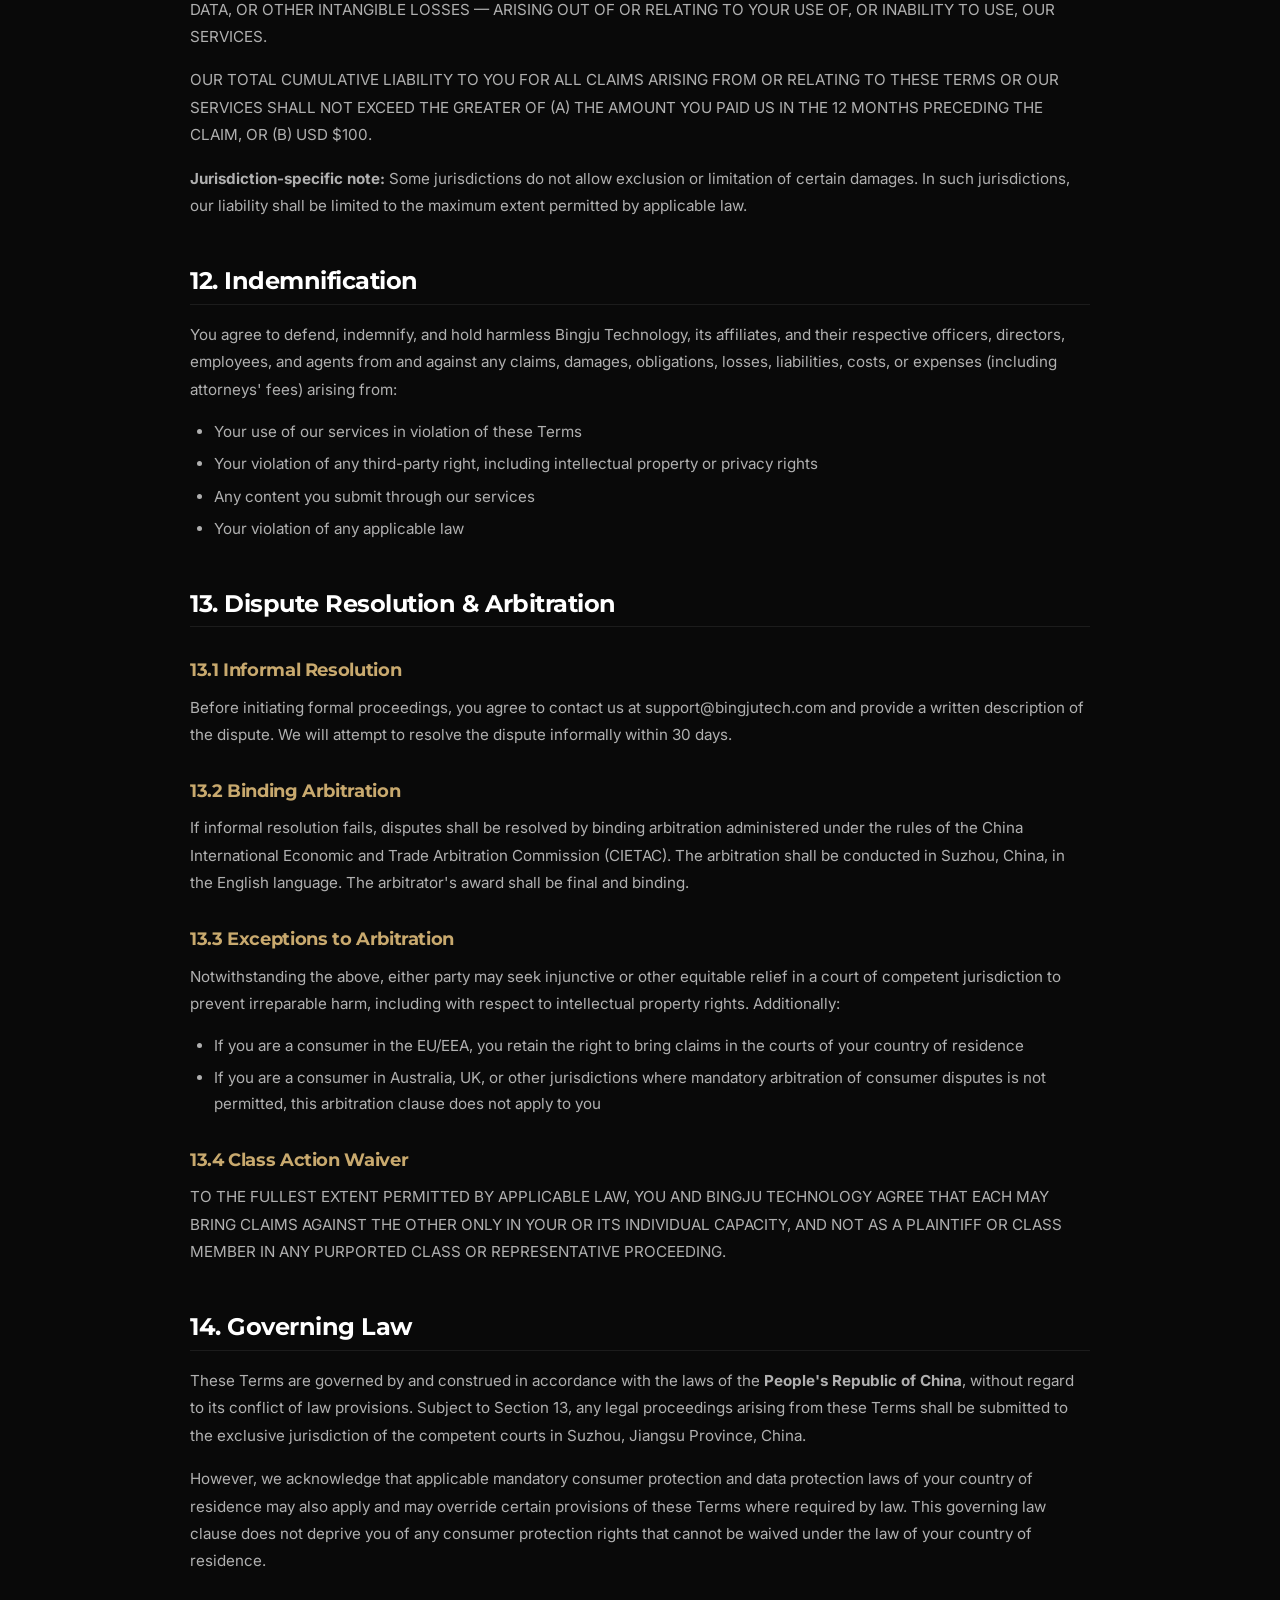
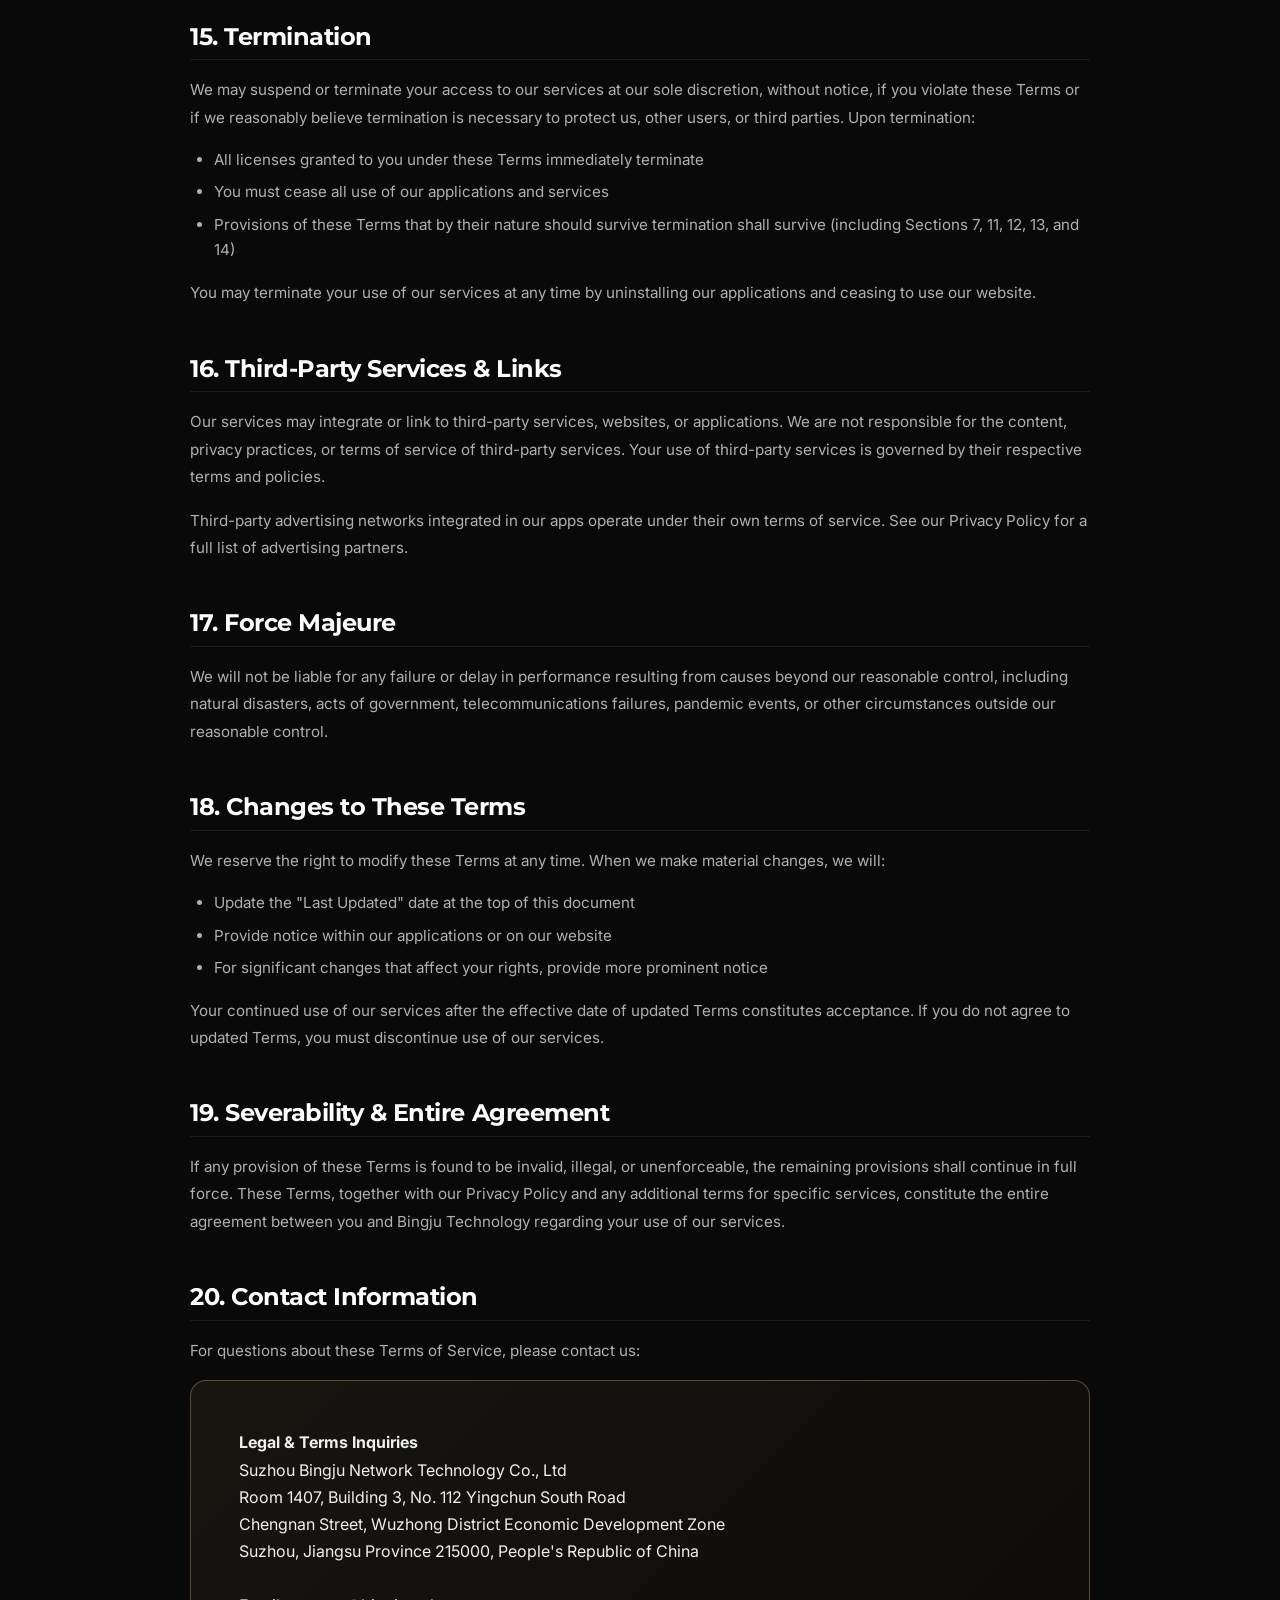
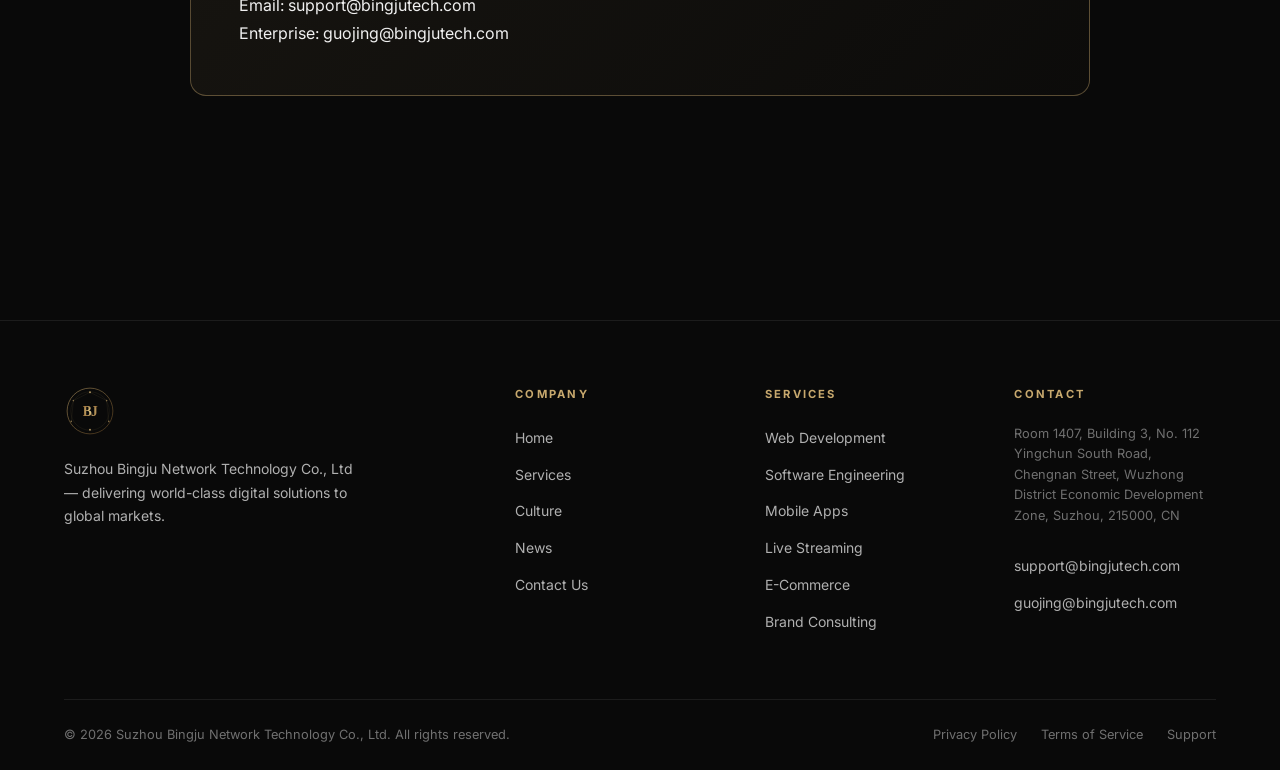
<file: terms.html>
<!DOCTYPE html>
<html lang="en" dir="ltr">
<head>
  <meta charset="UTF-8">
  <meta name="viewport" content="width=device-width, initial-scale=1.0">
  <meta http-equiv="X-UA-Compatible" content="IE=edge">
  <title>Terms of Service — Suzhou Bingju Network Technology Co., Ltd</title>
  <meta name="description" content="Terms of Service for Suzhou Bingju Network Technology Co., Ltd. Covers app usage, Google Play, App Store compliance, age requirements, country-specific terms, and user obligations.">
  <meta name="robots" content="index, follow">
  <link rel="canonical" href="https://www.bingjutech.com/terms.html">
  <meta property="og:type" content="website">
  <meta property="og:url" content="https://www.bingjutech.com/terms.html">
  <meta property="og:title" content="Terms of Service — Bingju Technology">
  <meta property="og:description" content="Our Terms of Service covering all digital services, mobile applications, advertising, and your rights as a user.">
  <link rel="icon" type="image/svg+xml" href="images/logo.svg">
  <link rel="preconnect" href="https://fonts.googleapis.com">
  <link rel="preconnect" href="https://fonts.gstatic.com" crossorigin>
  <link rel="stylesheet" href="css/main.css">
  <link rel="stylesheet" href="css/animations.css">
</head>
<body>
<div id="page-loader"></div>
<div id="cursor-glow" aria-hidden="true"></div>
<div id="page-transition" aria-hidden="true"></div>
<div id="scroll-progress" style="position:fixed;top:0;left:0;height:2px;background:linear-gradient(90deg,#c8a96e,#e0c98a);z-index:10001;width:0;transition:width 0.1s linear;" aria-hidden="true"></div>

<header role="banner">
  <nav class="nav nav--transparent" role="navigation" aria-label="Main navigation">
    <div class="nav__inner">
      <a href="index.html" class="nav__logo" aria-label="Bingju Technology Home">
        <img src="images/logo.svg" alt="Bingju Technology Logo" class="nav__logo-img" width="44" height="44">
        <div class="nav__logo-text">
          <span class="nav__logo-name">Bingju</span>
          <span class="nav__logo-sub">Technology</span>
        </div>
      </a>
      <ul class="nav__links" role="list">
        <li><a href="index.html"    class="nav__link">Home</a></li>
        <li><a href="services.html" class="nav__link">Services</a></li>
        <li><a href="culture.html"  class="nav__link">Culture</a></li>
        <li><a href="news.html"     class="nav__link">News</a></li>
        <li><a href="contact.html"  class="nav__link">Contact</a></li>
      </ul>
      <div class="nav__cta">
        <a href="contact.html" class="btn btn--primary btn--magnetic">Get in Touch</a>
      </div>
      <button class="nav__hamburger" aria-label="Toggle mobile menu" aria-expanded="false" aria-controls="mobile-menu">
        <span></span><span></span><span></span>
      </button>
    </div>
  </nav>
  <div class="nav__mobile-menu" id="mobile-menu" role="dialog" aria-label="Mobile navigation">
    <ul class="nav__mobile-links" role="list">
      <li><a href="index.html"    class="nav__mobile-link">Home</a></li>
      <li><a href="services.html" class="nav__mobile-link">Services</a></li>
      <li><a href="culture.html"  class="nav__mobile-link">Culture</a></li>
      <li><a href="news.html"     class="nav__mobile-link">News</a></li>
      <li><a href="contact.html"  class="nav__mobile-link">Contact</a></li>
      <li style="padding-top:1rem;"><a href="contact.html" class="btn btn--primary" style="width:100%;justify-content:center;">Get in Touch</a></li>
    </ul>
  </div>
</header>

<main id="main-content">

<section class="page-hero" style="min-height:320px;" aria-labelledby="terms-hero-title">
  <div class="page-hero__bg">
    <img src="images/page-hero-bg.svg" alt="" aria-hidden="true" style="width:100%;height:100%;object-fit:cover;">
  </div>
  <div class="page-hero__overlay" aria-hidden="true"></div>
  <div class="container page-hero__content">
    <nav class="breadcrumb" aria-label="Breadcrumb">
      <a href="index.html">Home</a>
      <span class="breadcrumb__sep" aria-hidden="true">›</span>
      <span>Terms of Service</span>
    </nav>
    <p class="section-subtitle hero-anim-1">Legal</p>
    <h1 id="terms-hero-title" class="display-2 hero-anim-2" style="color:#fff;max-width:700px;">Terms of Service</h1>
    <p class="body-md text-muted hero-anim-3" style="margin-top:0.75rem;">Last Updated: May 11, 2026 · Effective Date: May 11, 2026</p>
  </div>
</section>

<section class="section section--dark">
  <div class="container container--md">
    <div class="policy-content">

      <div class="policy-box">
        <strong>Please read these Terms of Service carefully before using our website or mobile applications.</strong> By accessing or using any service provided by Suzhou Bingju Network Technology Co., Ltd, you agree to be bound by these Terms. If you do not agree to these Terms, do not use our services. If you are using our services on behalf of an organization, you represent that you have authority to bind that organization.
      </div>

      <h2>1. Acceptance of Terms</h2>
      <p>These Terms of Service ("Terms") constitute a legally binding agreement between you ("User", "you") and <strong>Suzhou Bingju Network Technology Co., Ltd</strong> ("Bingju Technology", "Company", "we", "us", or "our"), a company incorporated under the laws of the People's Republic of China.</p>
      <p>By:</p>
      <ul>
        <li>Accessing or using our website at <a href="https://www.bingjutech.com">www.bingjutech.com</a></li>
        <li>Downloading, installing, or using any mobile application published by us</li>
        <li>Clicking "I Agree", "Accept", or any similar button in our apps</li>
        <li>Continuing to use our services after updates to these Terms</li>
      </ul>
      <p>…you acknowledge that you have read, understood, and agree to be bound by these Terms and our <a href="privacy.html">Privacy Policy</a>, which is incorporated herein by reference.</p>

      <h2>2. Description of Services</h2>
      <p>Bingju Technology provides the following categories of digital services ("Services"):</p>
      <ol>
        <li><strong>Web Technology Development &amp; Services:</strong> Design, development, and maintenance of websites, web applications, progressive web apps, and related digital infrastructure</li>
        <li><strong>Software Development:</strong> Custom enterprise software, SaaS platforms, APIs, CRM/ERP systems, and business automation tools</li>
        <li><strong>Mobile Application Development &amp; Publishing:</strong> Native and cross-platform mobile applications published on the Google Play Store and Apple App Store, including management dashboards and consumer apps</li>
        <li><strong>Internet Live Streaming Services:</strong> Live streaming infrastructure, broadcasting platforms, real-time content delivery, and creator monetization tools</li>
        <li><strong>Advertising Design:</strong> Digital advertising creative production including banner, video, social media, and in-app ad unit design</li>
        <li><strong>E-Commerce Retail:</strong> Online retail operations covering daily essentials, electronics, and general merchandise</li>
        <li><strong>Business Consulting &amp; Brand Services:</strong> Strategic advisory, market entry consulting, brand positioning, and digital transformation services</li>
      </ol>
      <p>The nature, scope, and pricing of specific services are detailed in individual service agreements or proposals entered into separately from these Terms.</p>

      <h2>3. Mobile Applications — Google Play &amp; Apple App Store</h2>

      <h3>3.1 Application License</h3>
      <p>Subject to your compliance with these Terms, we grant you a limited, non-exclusive, non-transferable, revocable license to download and use our mobile applications solely for your personal, non-commercial purposes on a device you own or control. This license does not permit you to:</p>
      <ul>
        <li>Reproduce, distribute, or publicly display the application</li>
        <li>Reverse engineer, decompile, or disassemble the application</li>
        <li>Remove or alter any proprietary notices or labels</li>
        <li>Use the application for any unlawful purpose</li>
        <li>Transfer, sublicense, or sell your rights under this license</li>
      </ul>

      <h3>3.2 Google Play Additional Terms</h3>
      <p>Applications distributed through the Google Play Store are also subject to the <a href="https://play.google.com/about/play-terms/" rel="noopener noreferrer" target="_blank">Google Play Terms of Service</a>. In the event of a conflict between these Terms and Google Play's terms, Google Play's terms shall govern with respect to your use of the Google Play platform itself.</p>
      <p>Pursuant to Google Play's Developer Distribution Agreement:</p>
      <ul>
        <li>Google may disable or remove applications from your device if they violate Google Play policies</li>
        <li>For apps purchased through Google Play, refund policies are governed by Google Play's refund policy</li>
        <li>Google is not a party to these Terms and bears no liability with respect to our applications</li>
      </ul>

      <h3>3.3 Apple App Store Additional Terms</h3>
      <p>Applications distributed through the Apple App Store are subject to the <a href="https://www.apple.com/legal/internet-services/itunes/us/terms.html" rel="noopener noreferrer" target="_blank">Apple Media Services Terms and Conditions</a>. In the event of a conflict between these Terms and Apple's terms, Apple's terms shall govern with respect to your use of the App Store itself. Additionally:</p>
      <ul>
        <li>You acknowledge that these Terms are between you and Bingju Technology only, not Apple Inc.</li>
        <li>Bingju Technology, not Apple, is solely responsible for our applications and their content</li>
        <li>Apple has no obligation to provide maintenance or support for our applications</li>
        <li>Apple shall be a third-party beneficiary of these Terms with respect to App Store applications</li>
        <li>You represent that you are not in a country subject to U.S. Government embargo, and are not on any U.S. Government prohibited party list</li>
      </ul>

      <h2>4. Age Requirements</h2>
      <p>Our general-audience services require users to meet minimum age requirements:</p>

      <div style="overflow-x:auto;margin:2rem 0;">
        <table>
          <thead>
            <tr>
              <th>Region / Jurisdiction</th>
              <th>Minimum Age</th>
              <th>Additional Requirements</th>
            </tr>
          </thead>
          <tbody>
            <tr><td>General (Global Default)</td><td>13 years</td><td>—</td></tr>
            <tr><td>European Union / GDPR</td><td>16 years</td><td>Parental consent required for ages 13–15 in member states with lower threshold</td></tr>
            <tr><td>Germany</td><td>16 years</td><td>—</td></tr>
            <tr><td>France</td><td>15 years</td><td>Parental authorization for under-15</td></tr>
            <tr><td>Spain / Italy / Belgium</td><td>14 years</td><td>—</td></tr>
            <tr><td>United Kingdom</td><td>13 years</td><td>—</td></tr>
            <tr><td>United States (COPPA)</td><td>13 years</td><td>No collection of children's data without verifiable parental consent</td></tr>
            <tr><td>Brazil (LGPD)</td><td>18 years (or 12 with parental consent)</td><td>Adolescents 12–17 require legal guardian consent</td></tr>
            <tr><td>South Korea (PIPA)</td><td>14 years</td><td>Legal representative consent for under-14</td></tr>
          </tbody>
        </table>
      </div>

      <p>By using our services, you represent that you meet the minimum age requirement for your jurisdiction. If you are using our services on behalf of a minor for whom you are a legal guardian, you accept these Terms on their behalf and are responsible for their use of the service.</p>

      <p>Apps specifically designed for children are subject to additional restrictions and are published with appropriate age ratings and parental controls as required by Google Play and Apple App Store policies.</p>

      <h2>5. User Accounts</h2>
      <p>Some services may require account registration. You agree to:</p>
      <ul>
        <li>Provide accurate, current, and complete registration information</li>
        <li>Maintain the security of your account credentials and not share them with others</li>
        <li>Notify us immediately of any unauthorized use of your account</li>
        <li>Accept responsibility for all activities that occur under your account</li>
      </ul>
      <p>We reserve the right to suspend or terminate accounts that violate these Terms, engage in fraudulent activity, or pose a security risk.</p>

      <h2>6. User Conduct &amp; Prohibited Activities</h2>
      <p>You agree not to use our services to:</p>
      <ul>
        <li>Violate any applicable local, national, or international law or regulation</li>
        <li>Transmit unsolicited commercial communications (spam)</li>
        <li>Impersonate any person or entity, or misrepresent your affiliation with any person or entity</li>
        <li>Upload, transmit, or distribute viruses, malware, or other harmful code</li>
        <li>Attempt to gain unauthorized access to our systems, networks, or user accounts</li>
        <li>Interfere with or disrupt the integrity or performance of our services</li>
        <li>Harvest or collect user data without consent</li>
        <li>Use automated tools (bots, scrapers) to access our services without authorization</li>
        <li>Engage in any activity that could harm minors</li>
        <li>Circumvent, disable, or otherwise interfere with security-related features</li>
        <li>Use our services in any manner that could damage our reputation or that of our partners</li>
      </ul>

      <h2>7. Intellectual Property Rights</h2>

      <h3>7.1 Our Intellectual Property</h3>
      <p>All content, features, and functionality of our services — including but not limited to text, graphics, logos, icons, images, audio clips, digital downloads, software, and the compilation thereof — are the exclusive property of Suzhou Bingju Network Technology Co., Ltd or its licensors and are protected by applicable intellectual property laws.</p>
      <p>The Bingju Technology name, logo, and all related marks are trademarks or registered trademarks of Suzhou Bingju Network Technology Co., Ltd. You may not use our trademarks without prior written consent.</p>

      <h3>7.2 User-Generated Content</h3>
      <p>Where our services allow you to submit, post, or share content, you retain ownership of your content. By submitting content, you grant us a worldwide, non-exclusive, royalty-free license to use, reproduce, modify, and distribute that content in connection with providing our services.</p>
      <p>You represent and warrant that you have the right to grant this license, and that your content does not infringe any third-party rights.</p>

      <h2>8. In-App Purchases, Subscriptions &amp; Refund Policy</h2>

      <h3>8.1 In-App Purchases</h3>
      <p>Some of our applications offer virtual goods, premium features, or subscriptions available for purchase ("In-App Purchases"). All In-App Purchases are:</p>
      <ul>
        <li>Processed through the relevant app store platform (Google Play or Apple App Store)</li>
        <li>Subject to the payment terms and refund policies of the applicable app store</li>
        <li>Non-transferable and for personal use only</li>
        <li>Not redeemable for cash or any monetary value</li>
      </ul>

      <h3>8.2 Subscriptions</h3>
      <p>Subscription services automatically renew at the end of each billing period unless cancelled before the renewal date. Cancellation takes effect at the end of the current billing period. To cancel:</p>
      <ul>
        <li><strong>Android:</strong> Google Play Store → Subscriptions → Cancel subscription</li>
        <li><strong>iOS:</strong> Settings → [your name] → Subscriptions → Cancel subscription</li>
      </ul>

      <h3>8.3 Refund Policy</h3>
      <p>Refund eligibility is governed by the applicable app store's refund policy:</p>
      <ul>
        <li><strong>Google Play:</strong> Purchases may be eligible for refund within 48 hours. See <a href="https://support.google.com/googleplay/answer/2479637" rel="noopener noreferrer" target="_blank">Google Play Refund Policy</a>.</li>
        <li><strong>Apple App Store:</strong> Refund requests must be submitted directly to Apple. See <a href="https://support.apple.com/en-us/HT204084" rel="noopener noreferrer" target="_blank">Apple Refund Policy</a>.</li>
      </ul>
      <p>We do not process refunds directly for purchases made through app stores. For purchases made directly through our website, contact us at <a href="mailto:support@bingjutech.com">support@bingjutech.com</a> within 14 days of purchase.</p>

      <h2>9. Advertising in Our Applications</h2>
      <p>Our free and freemium applications are supported by advertising. By using these applications, you acknowledge and agree that:</p>
      <ul>
        <li>Advertisements may be displayed within our applications, including Open/Splash ads, Rewarded Video ads, Interstitial ads, and Banner ads</li>
        <li>Ad content is determined by third-party advertising networks (see our <a href="privacy.html">Privacy Policy</a>, Section 6 for full list)</li>
        <li>We do not endorse or guarantee the accuracy or quality of advertised products or services</li>
        <li>Clicking on advertisements may take you to third-party websites for which we are not responsible</li>
        <li>You may opt out of personalized advertising as described in our Privacy Policy, but non-personalized ads may still be shown</li>
        <li>Rewarded Video ads are entirely optional and user-initiated; you choose when to engage with them in exchange for in-app rewards</li>
      </ul>

      <h2>10. Country-Specific Terms</h2>

      <h3>10.1 European Union / European Economic Area</h3>
      <p>If you are located in the EU/EEA, you have the following additional rights under EU consumer protection law:</p>
      <ul>
        <li>If you are a consumer (not acting in a commercial capacity), you may have statutory rights that cannot be waived by contract</li>
        <li>Your right to withdraw from a contract for digital services within 14 days of acceptance (right of withdrawal) may apply, subject to exceptions for digital content already delivered with your express consent</li>
        <li>EU Directive 2019/770 on digital content and services may apply to your use of our services</li>
      </ul>

      <h3>10.2 United Kingdom</h3>
      <p>UK users are subject to applicable UK consumer protection law, including the Consumer Rights Act 2015. Statutory rights under UK law are not affected by these Terms.</p>

      <h3>10.3 United States (California)</h3>
      <p>California residents may have additional rights under the California Consumer Privacy Act (CCPA/CPRA) as described in our Privacy Policy. Nothing in these Terms waives any rights you have under California consumer protection law.</p>

      <h3>10.4 Australia</h3>
      <p>Australian Consumer Law (Schedule 2 to the Competition and Consumer Act 2010) provides consumers with guarantees that cannot be excluded. Nothing in these Terms excludes, restricts, or modifies any guarantee, right, or remedy provided under the Australian Consumer Law that cannot lawfully be excluded.</p>

      <h3>10.5 Canada</h3>
      <p>Canadian consumer protection laws, including applicable provincial statutes, may provide you with rights and protections beyond those stated in these Terms. These Terms do not limit any rights you have under applicable Canadian consumer protection law.</p>

      <h3>10.6 Brazil</h3>
      <p>Brazilian users are protected by the Brazilian Consumer Protection Code (Código de Defesa do Consumidor — Law No. 8,078/1990) and the LGPD. These statutes provide consumer rights that cannot be waived by contract.</p>

      <h3>10.7 Japan</h3>
      <p>Japanese users are protected by the Act on Specified Commercial Transactions and the Consumer Contract Act. Where these laws provide rights that cannot be excluded by contract, those rights are preserved.</p>

      <h3>10.8 South Korea</h3>
      <p>South Korean users are protected by the Act on Promotion of Information and Communications Network Utilization and Information Protection, the Act on the Consumer Protection in Electronic Commerce, and other applicable laws.</p>

      <h2>11. Disclaimers &amp; Limitations of Liability</h2>

      <h3>11.1 Disclaimer of Warranties</h3>
      <p>TO THE FULLEST EXTENT PERMITTED BY APPLICABLE LAW, OUR SERVICES ARE PROVIDED "AS IS" AND "AS AVAILABLE" WITHOUT WARRANTIES OF ANY KIND, EXPRESS OR IMPLIED, INCLUDING BUT NOT LIMITED TO IMPLIED WARRANTIES OF MERCHANTABILITY, FITNESS FOR A PARTICULAR PURPOSE, NON-INFRINGEMENT, AND ACCURACY.</p>
      <p>WE DO NOT WARRANT THAT: (A) OUR SERVICES WILL MEET YOUR REQUIREMENTS; (B) OUR SERVICES WILL BE UNINTERRUPTED, TIMELY, SECURE, OR ERROR-FREE; (C) RESULTS FROM USING OUR SERVICES WILL BE ACCURATE OR RELIABLE; OR (D) ANY ERRORS WILL BE CORRECTED.</p>

      <h3>11.2 Limitation of Liability</h3>
      <p>TO THE FULLEST EXTENT PERMITTED BY APPLICABLE LAW, BINGJU TECHNOLOGY AND ITS OFFICERS, DIRECTORS, EMPLOYEES, AGENTS, AND LICENSORS SHALL NOT BE LIABLE FOR ANY INDIRECT, INCIDENTAL, SPECIAL, CONSEQUENTIAL, PUNITIVE, OR EXEMPLARY DAMAGES — INCLUDING DAMAGES FOR LOSS OF PROFITS, GOODWILL, DATA, OR OTHER INTANGIBLE LOSSES — ARISING OUT OF OR RELATING TO YOUR USE OF, OR INABILITY TO USE, OUR SERVICES.</p>
      <p>OUR TOTAL CUMULATIVE LIABILITY TO YOU FOR ALL CLAIMS ARISING FROM OR RELATING TO THESE TERMS OR OUR SERVICES SHALL NOT EXCEED THE GREATER OF (A) THE AMOUNT YOU PAID US IN THE 12 MONTHS PRECEDING THE CLAIM, OR (B) USD $100.</p>
      <p><strong>Jurisdiction-specific note:</strong> Some jurisdictions do not allow exclusion or limitation of certain damages. In such jurisdictions, our liability shall be limited to the maximum extent permitted by applicable law.</p>

      <h2>12. Indemnification</h2>
      <p>You agree to defend, indemnify, and hold harmless Bingju Technology, its affiliates, and their respective officers, directors, employees, and agents from and against any claims, damages, obligations, losses, liabilities, costs, or expenses (including attorneys' fees) arising from:</p>
      <ul>
        <li>Your use of our services in violation of these Terms</li>
        <li>Your violation of any third-party right, including intellectual property or privacy rights</li>
        <li>Any content you submit through our services</li>
        <li>Your violation of any applicable law</li>
      </ul>

      <h2>13. Dispute Resolution &amp; Arbitration</h2>

      <h3>13.1 Informal Resolution</h3>
      <p>Before initiating formal proceedings, you agree to contact us at <a href="mailto:support@bingjutech.com">support@bingjutech.com</a> and provide a written description of the dispute. We will attempt to resolve the dispute informally within 30 days.</p>

      <h3>13.2 Binding Arbitration</h3>
      <p>If informal resolution fails, disputes shall be resolved by binding arbitration administered under the rules of the China International Economic and Trade Arbitration Commission (CIETAC). The arbitration shall be conducted in Suzhou, China, in the English language. The arbitrator's award shall be final and binding.</p>

      <h3>13.3 Exceptions to Arbitration</h3>
      <p>Notwithstanding the above, either party may seek injunctive or other equitable relief in a court of competent jurisdiction to prevent irreparable harm, including with respect to intellectual property rights. Additionally:</p>
      <ul>
        <li>If you are a consumer in the EU/EEA, you retain the right to bring claims in the courts of your country of residence</li>
        <li>If you are a consumer in Australia, UK, or other jurisdictions where mandatory arbitration of consumer disputes is not permitted, this arbitration clause does not apply to you</li>
      </ul>

      <h3>13.4 Class Action Waiver</h3>
      <p>TO THE FULLEST EXTENT PERMITTED BY APPLICABLE LAW, YOU AND BINGJU TECHNOLOGY AGREE THAT EACH MAY BRING CLAIMS AGAINST THE OTHER ONLY IN YOUR OR ITS INDIVIDUAL CAPACITY, AND NOT AS A PLAINTIFF OR CLASS MEMBER IN ANY PURPORTED CLASS OR REPRESENTATIVE PROCEEDING.</p>

      <h2>14. Governing Law</h2>
      <p>These Terms are governed by and construed in accordance with the laws of the <strong>People's Republic of China</strong>, without regard to its conflict of law provisions. Subject to Section 13, any legal proceedings arising from these Terms shall be submitted to the exclusive jurisdiction of the competent courts in Suzhou, Jiangsu Province, China.</p>
      <p>However, we acknowledge that applicable mandatory consumer protection and data protection laws of your country of residence may also apply and may override certain provisions of these Terms where required by law. This governing law clause does not deprive you of any consumer protection rights that cannot be waived under the law of your country of residence.</p>

      <h2>15. Termination</h2>
      <p>We may suspend or terminate your access to our services at our sole discretion, without notice, if you violate these Terms or if we reasonably believe termination is necessary to protect us, other users, or third parties. Upon termination:</p>
      <ul>
        <li>All licenses granted to you under these Terms immediately terminate</li>
        <li>You must cease all use of our applications and services</li>
        <li>Provisions of these Terms that by their nature should survive termination shall survive (including Sections 7, 11, 12, 13, and 14)</li>
      </ul>
      <p>You may terminate your use of our services at any time by uninstalling our applications and ceasing to use our website.</p>

      <h2>16. Third-Party Services &amp; Links</h2>
      <p>Our services may integrate or link to third-party services, websites, or applications. We are not responsible for the content, privacy practices, or terms of service of third-party services. Your use of third-party services is governed by their respective terms and policies.</p>
      <p>Third-party advertising networks integrated in our apps operate under their own terms of service. See our <a href="privacy.html">Privacy Policy</a> for a full list of advertising partners.</p>

      <h2>17. Force Majeure</h2>
      <p>We will not be liable for any failure or delay in performance resulting from causes beyond our reasonable control, including natural disasters, acts of government, telecommunications failures, pandemic events, or other circumstances outside our reasonable control.</p>

      <h2>18. Changes to These Terms</h2>
      <p>We reserve the right to modify these Terms at any time. When we make material changes, we will:</p>
      <ul>
        <li>Update the "Last Updated" date at the top of this document</li>
        <li>Provide notice within our applications or on our website</li>
        <li>For significant changes that affect your rights, provide more prominent notice</li>
      </ul>
      <p>Your continued use of our services after the effective date of updated Terms constitutes acceptance. If you do not agree to updated Terms, you must discontinue use of our services.</p>

      <h2>19. Severability &amp; Entire Agreement</h2>
      <p>If any provision of these Terms is found to be invalid, illegal, or unenforceable, the remaining provisions shall continue in full force. These Terms, together with our Privacy Policy and any additional terms for specific services, constitute the entire agreement between you and Bingju Technology regarding your use of our services.</p>

      <h2>20. Contact Information</h2>
      <p>For questions about these Terms of Service, please contact us:</p>
      <div class="highlight-box">
        <strong>Legal &amp; Terms Inquiries</strong><br>
        Suzhou Bingju Network Technology Co., Ltd<br>
        Room 1407, Building 3, No. 112 Yingchun South Road<br>
        Chengnan Street, Wuzhong District Economic Development Zone<br>
        Suzhou, Jiangsu Province 215000, People's Republic of China<br><br>
        Email: <a href="mailto:support@bingjutech.com">support@bingjutech.com</a><br>
        Enterprise: <a href="mailto:guojing@bingjutech.com">guojing@bingjutech.com</a>
      </div>

    </div>
  </div>
</section>

</main>

<!-- FOOTER -->
<footer class="footer" role="contentinfo">
  <div class="container">
    <div class="footer__main">
      <div class="footer__brand">
        <a href="index.html" aria-label="Bingju Technology Home">
          <img src="images/logo.svg" alt="Bingju Technology" width="52" height="52">
        </a>
        <p>Suzhou Bingju Network Technology Co., Ltd — delivering world-class digital solutions to global markets.</p>
      </div>
      <nav aria-label="Footer — Company">
        <div class="footer__heading">Company</div>
        <ul class="footer__links" role="list">
          <li><a href="index.html"    class="footer__link">Home</a></li>
          <li><a href="services.html" class="footer__link">Services</a></li>
          <li><a href="culture.html"  class="footer__link">Culture</a></li>
          <li><a href="news.html"     class="footer__link">News</a></li>
          <li><a href="contact.html"  class="footer__link">Contact Us</a></li>
        </ul>
      </nav>
      <nav aria-label="Footer — Services">
        <div class="footer__heading">Services</div>
        <ul class="footer__links" role="list">
          <li><a href="services.html" class="footer__link">Web Development</a></li>
          <li><a href="services.html" class="footer__link">Software Engineering</a></li>
          <li><a href="services.html" class="footer__link">Mobile Apps</a></li>
          <li><a href="services.html" class="footer__link">Live Streaming</a></li>
          <li><a href="services.html" class="footer__link">E-Commerce</a></li>
          <li><a href="services.html" class="footer__link">Brand Consulting</a></li>
        </ul>
      </nav>
      <div>
        <div class="footer__heading">Contact</div>
        <ul class="footer__links" role="list">
          <li class="footer__link" style="color:var(--color-text-3);font-size:0.8rem;line-height:1.6;">Room 1407, Building 3, No. 112 Yingchun South Road, Chengnan Street, Wuzhong District Economic Development Zone, Suzhou, 215000, CN</li>
          <li style="margin-top:1rem;"><a href="mailto:support@bingjutech.com" class="footer__link">support@bingjutech.com</a></li>
          <li><a href="mailto:guojing@bingjutech.com" class="footer__link">guojing@bingjutech.com</a></li>
        </ul>
      </div>
    </div>
    <div class="footer__bottom">
      <p class="footer__copy">&copy; 2026 Suzhou Bingju Network Technology Co., Ltd. All rights reserved.</p>
      <nav class="footer__legal-links" aria-label="Legal">
        <a href="privacy.html" class="footer__legal-link">Privacy Policy</a>
        <a href="terms.html"   class="footer__legal-link">Terms of Service</a>
        <a href="contact.html" class="footer__legal-link">Support</a>
      </nav>
    </div>
  </div>
</footer>
<button id="back-to-top" aria-label="Back to top" style="position:fixed;bottom:2rem;right:2rem;width:48px;height:48px;border-radius:50%;background:var(--color-gold);color:#000;display:flex;align-items:center;justify-content:center;opacity:0;transition:opacity 0.3s,transform 0.3s;z-index:500;border:none;cursor:pointer;">
  <svg width="20" height="20" viewBox="0 0 24 24" fill="none" stroke="currentColor" stroke-width="2.5" aria-hidden="true"><path d="M18 15l-6-6-6 6"/></svg>
</button>
<script src="js/animations.js"></script>
<script src="js/main.js"></script>
</body>
</html>
</file>
<file: css/main.css>
/* ============================================================
   Suzhou Bingju Network Technology Co., Ltd
   Main Stylesheet — Premium Corporate Design
   Version: 1.0.0
   ============================================================ */

/* ── Google Fonts ─────────────────────────────────────────── */
@import url('https://fonts.googleapis.com/css2?family=Playfair+Display:ital,wght@0,400;0,500;0,600;0,700;1,400&family=Inter:wght@300;400;500;600;700&family=Montserrat:wght@300;400;500;600;700;800&display=swap');

/* ── CSS Custom Properties ────────────────────────────────── */
:root {
  /* Colors */
  --color-bg:          #090909;
  --color-bg-2:        #111111;
  --color-bg-3:        #181818;
  --color-surface:     #1e1e1e;
  --color-surface-2:   #252525;
  --color-border:      rgba(255,255,255,0.08);
  --color-border-gold: rgba(200,169,110,0.4);

  --color-gold:        #c8a96e;
  --color-gold-light:  #e0c98a;
  --color-gold-dark:   #a07840;
  --color-silver:      #a8adb3;
  --color-white:       #ffffff;
  --color-text-1:      #f0f0f0;
  --color-text-2:      #b0b0b0;
  --color-text-3:      #707070;

  --color-accent:      #c8a96e;
  --color-accent-2:    #2a5caa;

  /* Typography */
  --font-display:  'Playfair Display', Georgia, serif;
  --font-body:     'Inter', -apple-system, BlinkMacSystemFont, 'Segoe UI', sans-serif;
  --font-heading:  'Montserrat', 'Helvetica Neue', Arial, sans-serif;

  /* Spacing */
  --space-xs:  0.5rem;
  --space-sm:  1rem;
  --space-md:  2rem;
  --space-lg:  4rem;
  --space-xl:  7rem;
  --space-2xl: 10rem;

  /* Transitions */
  --transition-fast:   0.2s ease;
  --transition-base:   0.4s cubic-bezier(0.25,0.46,0.45,0.94);
  --transition-slow:   0.7s cubic-bezier(0.25,0.46,0.45,0.94);
  --transition-spring: 0.6s cubic-bezier(0.175,0.885,0.32,1.275);

  /* Shadows */
  --shadow-sm:   0 2px 8px rgba(0,0,0,0.4);
  --shadow-md:   0 8px 32px rgba(0,0,0,0.5);
  --shadow-lg:   0 20px 60px rgba(0,0,0,0.6);
  --shadow-gold: 0 0 30px rgba(200,169,110,0.2);

  /* Layout */
  --container-max: 1440px;
  --container-md:  1200px;
  --nav-height:    80px;
  --radius-sm:     4px;
  --radius-md:     8px;
  --radius-lg:     16px;
}

/* ── Reset & Base ─────────────────────────────────────────── */
*, *::before, *::after {
  box-sizing: border-box;
  margin: 0;
  padding: 0;
}

html {
  scroll-behavior: smooth;
  font-size: 16px;
  -webkit-text-size-adjust: 100%;
}

body {
  font-family: var(--font-body);
  background-color: var(--color-bg);
  color: var(--color-text-1);
  line-height: 1.7;
  overflow-x: hidden;
  -webkit-font-smoothing: antialiased;
  -moz-osx-font-smoothing: grayscale;
}

img, svg {
  max-width: 100%;
  display: block;
}

a {
  color: inherit;
  text-decoration: none;
}

ul, ol { list-style: none; }

button {
  cursor: pointer;
  border: none;
  background: none;
  font-family: inherit;
}

input, textarea, select {
  font-family: inherit;
  font-size: inherit;
}

/* ── Typography ───────────────────────────────────────────── */
h1, h2, h3, h4, h5, h6 {
  font-family: var(--font-heading);
  font-weight: 700;
  line-height: 1.2;
  letter-spacing: -0.02em;
}

.display-1 {
  font-family: var(--font-display);
  font-size: clamp(2.8rem, 6vw, 6rem);
  font-weight: 700;
  line-height: 1.1;
  letter-spacing: -0.03em;
}

.display-2 {
  font-family: var(--font-display);
  font-size: clamp(2.2rem, 4.5vw, 4.5rem);
  font-weight: 600;
  line-height: 1.15;
}

.section-title {
  font-family: var(--font-heading);
  font-size: clamp(1.8rem, 3vw, 2.8rem);
  font-weight: 700;
  letter-spacing: -0.02em;
  color: var(--color-white);
}

.section-subtitle {
  font-size: 0.75rem;
  font-weight: 600;
  letter-spacing: 0.25em;
  text-transform: uppercase;
  color: var(--color-gold);
  margin-bottom: var(--space-sm);
}

.body-lg { font-size: 1.125rem; line-height: 1.8; }
.body-md { font-size: 1rem;     line-height: 1.7; }
.body-sm { font-size: 0.875rem; line-height: 1.6; }

/* ── Layout Utilities ─────────────────────────────────────── */
.container {
  width: 100%;
  max-width: var(--container-max);
  margin-inline: auto;
  padding-inline: clamp(1.5rem, 5vw, 5rem);
}

.container--md {
  max-width: var(--container-md);
}

.section {
  padding-block: var(--space-xl);
  position: relative;
}

.section--dark { background-color: var(--color-bg); }
.section--mid  { background-color: var(--color-bg-2); }
.section--surface { background-color: var(--color-bg-3); }

.grid-2 { display: grid; grid-template-columns: repeat(2, 1fr); gap: 2rem; }
.grid-3 { display: grid; grid-template-columns: repeat(3, 1fr); gap: 2rem; }
.grid-4 { display: grid; grid-template-columns: repeat(4, 1fr); gap: 2rem; }

.flex { display: flex; }
.flex-center { display: flex; align-items: center; justify-content: center; }
.flex-between { display: flex; align-items: center; justify-content: space-between; }

.text-center { text-align: center; }
.text-gold { color: var(--color-gold); }
.text-silver { color: var(--color-silver); }
.text-muted { color: var(--color-text-2); }

.mt-sm { margin-top: var(--space-sm); }
.mt-md { margin-top: var(--space-md); }
.mt-lg { margin-top: var(--space-lg); }
.mb-sm { margin-bottom: var(--space-sm); }
.mb-md { margin-bottom: var(--space-md); }

/* ── Gold Divider ─────────────────────────────────────────── */
.gold-line {
  width: 60px;
  height: 2px;
  background: linear-gradient(90deg, var(--color-gold), transparent);
  margin-bottom: var(--space-md);
}

.gold-line--center {
  margin-inline: auto;
}

/* ── Buttons ──────────────────────────────────────────────── */
.btn {
  display: inline-flex;
  align-items: center;
  gap: 0.6rem;
  padding: 0.875rem 2.25rem;
  font-family: var(--font-heading);
  font-size: 0.8rem;
  font-weight: 600;
  letter-spacing: 0.12em;
  text-transform: uppercase;
  border-radius: var(--radius-sm);
  transition: all var(--transition-base);
  position: relative;
  overflow: hidden;
  white-space: nowrap;
}

.btn::before {
  content: '';
  position: absolute;
  inset: 0;
  background: rgba(255,255,255,0.05);
  transform: translateX(-100%);
  transition: transform var(--transition-base);
}

.btn:hover::before { transform: translateX(0); }

.btn--primary {
  background: linear-gradient(135deg, var(--color-gold), var(--color-gold-dark));
  color: #0a0a0a;
  box-shadow: 0 4px 20px rgba(200,169,110,0.3);
}

.btn--primary:hover {
  transform: translateY(-2px);
  box-shadow: 0 8px 30px rgba(200,169,110,0.45);
}

.btn--outline {
  background: transparent;
  color: var(--color-white);
  border: 1px solid rgba(255,255,255,0.3);
}

.btn--outline:hover {
  border-color: var(--color-gold);
  color: var(--color-gold);
  transform: translateY(-2px);
}

.btn--ghost {
  background: transparent;
  color: var(--color-gold);
  padding-left: 0;
  letter-spacing: 0.08em;
}

.btn--ghost:hover { gap: 1rem; }

.btn svg { width: 18px; height: 18px; flex-shrink: 0; }

/* ── Navigation ───────────────────────────────────────────── */
.nav {
  position: fixed;
  top: 0;
  left: 0;
  right: 0;
  z-index: 1000;
  height: var(--nav-height);
  transition: all var(--transition-base);
}

.nav__inner {
  height: 100%;
  display: flex;
  align-items: center;
  justify-content: space-between;
  padding-inline: clamp(1.5rem, 4vw, 4rem);
  max-width: var(--container-max);
  margin-inline: auto;
}

.nav--transparent {
  background: transparent;
  border-bottom: 1px solid transparent;
}

.nav--scrolled {
  background: rgba(9,9,9,0.96);
  backdrop-filter: blur(20px);
  -webkit-backdrop-filter: blur(20px);
  border-bottom: 1px solid var(--color-border);
  box-shadow: 0 4px 24px rgba(0,0,0,0.4);
}

.nav__logo {
  display: flex;
  align-items: center;
  gap: 0.75rem;
  flex-shrink: 0;
}

.nav__logo-img {
  width: 44px;
  height: 44px;
}

.nav__logo-text {
  display: flex;
  flex-direction: column;
}

.nav__logo-name {
  font-family: var(--font-heading);
  font-size: 0.95rem;
  font-weight: 700;
  color: var(--color-white);
  letter-spacing: 0.05em;
  line-height: 1.2;
}

.nav__logo-sub {
  font-size: 0.6rem;
  font-weight: 500;
  letter-spacing: 0.2em;
  text-transform: uppercase;
  color: var(--color-gold);
  line-height: 1;
}

.nav__links {
  display: flex;
  align-items: center;
  gap: 0.25rem;
}

.nav__link {
  font-family: var(--font-heading);
  font-size: 0.75rem;
  font-weight: 600;
  letter-spacing: 0.1em;
  text-transform: uppercase;
  color: rgba(255,255,255,0.8);
  padding: 0.5rem 0.9rem;
  border-radius: var(--radius-sm);
  transition: all var(--transition-fast);
  position: relative;
}

.nav__link::after {
  content: '';
  position: absolute;
  bottom: 0;
  left: 50%;
  transform: translateX(-50%);
  width: 0;
  height: 1px;
  background: var(--color-gold);
  transition: width var(--transition-base);
}

.nav__link:hover,
.nav__link.active {
  color: var(--color-white);
}

.nav__link:hover::after,
.nav__link.active::after {
  width: calc(100% - 1.8rem);
}

.nav__cta {
  display: flex;
  align-items: center;
  gap: 1rem;
}

.nav__hamburger {
  display: none;
  flex-direction: column;
  gap: 5px;
  width: 28px;
  cursor: pointer;
  padding: 4px 0;
}

.nav__hamburger span {
  display: block;
  height: 1.5px;
  background: var(--color-white);
  transition: all var(--transition-base);
  transform-origin: center;
}

.nav__hamburger.open span:nth-child(1) {
  transform: translateY(6.5px) rotate(45deg);
}

.nav__hamburger.open span:nth-child(2) {
  opacity: 0;
  transform: scaleX(0);
}

.nav__hamburger.open span:nth-child(3) {
  transform: translateY(-6.5px) rotate(-45deg);
}

/* Mobile Menu */
.nav__mobile-menu {
  position: fixed;
  top: var(--nav-height);
  left: 0;
  right: 0;
  background: rgba(9,9,9,0.98);
  backdrop-filter: blur(20px);
  padding: 2rem clamp(1.5rem, 5vw, 4rem);
  transform: translateY(-110%);
  transition: transform var(--transition-slow);
  z-index: 999;
  border-bottom: 1px solid var(--color-border);
}

.nav__mobile-menu.open {
  transform: translateY(0);
}

.nav__mobile-links {
  display: flex;
  flex-direction: column;
  gap: 1rem;
}

.nav__mobile-link {
  font-family: var(--font-heading);
  font-size: 1rem;
  font-weight: 600;
  letter-spacing: 0.1em;
  text-transform: uppercase;
  color: rgba(255,255,255,0.85);
  padding: 0.75rem 0;
  border-bottom: 1px solid var(--color-border);
  transition: color var(--transition-fast);
}

.nav__mobile-link:hover { color: var(--color-gold); }

/* ── Hero Sections ────────────────────────────────────────── */
.hero {
  min-height: 100vh;
  display: flex;
  align-items: center;
  position: relative;
  overflow: hidden;
  padding-top: var(--nav-height);
}

.hero__bg {
  position: absolute;
  inset: 0;
  z-index: 0;
}

.hero__bg-svg {
  width: 100%;
  height: 100%;
  object-fit: cover;
}

.hero__overlay {
  position: absolute;
  inset: 0;
  background: linear-gradient(
    135deg,
    rgba(9,9,9,0.92) 0%,
    rgba(9,9,9,0.6) 50%,
    rgba(9,9,9,0.75) 100%
  );
  z-index: 1;
}

.hero__content {
  position: relative;
  z-index: 2;
  width: 100%;
}

.hero__eyebrow {
  display: inline-flex;
  align-items: center;
  gap: 0.75rem;
  font-size: 0.7rem;
  font-weight: 600;
  letter-spacing: 0.3em;
  text-transform: uppercase;
  color: var(--color-gold);
  margin-bottom: 1.5rem;
}

.hero__eyebrow::before {
  content: '';
  display: block;
  width: 40px;
  height: 1px;
  background: var(--color-gold);
}

.hero__title {
  margin-bottom: 1.5rem;
  color: var(--color-white);
}

.hero__title em {
  font-style: normal;
  color: var(--color-gold);
}

.hero__desc {
  font-size: clamp(1rem, 1.5vw, 1.2rem);
  color: rgba(255,255,255,0.75);
  max-width: 580px;
  margin-bottom: 2.5rem;
  line-height: 1.8;
}

.hero__actions {
  display: flex;
  gap: 1rem;
  flex-wrap: wrap;
}

.hero__scroll-hint {
  position: absolute;
  bottom: 2.5rem;
  left: 50%;
  transform: translateX(-50%);
  display: flex;
  flex-direction: column;
  align-items: center;
  gap: 0.5rem;
  z-index: 2;
  opacity: 0.6;
  transition: opacity var(--transition-fast);
}

.hero__scroll-hint:hover { opacity: 1; }

.hero__scroll-text {
  font-size: 0.6rem;
  letter-spacing: 0.2em;
  text-transform: uppercase;
  color: var(--color-silver);
}

.hero__scroll-line {
  width: 1px;
  height: 48px;
  background: linear-gradient(180deg, var(--color-gold), transparent);
  animation: scrollPulse 2s ease-in-out infinite;
}

/* Sub-page hero */
.page-hero {
  min-height: 55vh;
  display: flex;
  align-items: flex-end;
  padding-bottom: var(--space-lg);
  position: relative;
  overflow: hidden;
  padding-top: var(--nav-height);
}

.page-hero__bg {
  position: absolute;
  inset: 0;
  z-index: 0;
}

.page-hero__overlay {
  position: absolute;
  inset: 0;
  background: linear-gradient(180deg, rgba(9,9,9,0.5) 0%, rgba(9,9,9,0.9) 100%);
  z-index: 1;
}

.page-hero__content {
  position: relative;
  z-index: 2;
  width: 100%;
}

/* ── Stats Bar ────────────────────────────────────────────── */
.stats-bar {
  background: var(--color-surface);
  border-top: 1px solid var(--color-border);
  border-bottom: 1px solid var(--color-border);
  padding-block: 2.5rem;
}

.stats-bar__inner {
  display: grid;
  grid-template-columns: repeat(4, 1fr);
  gap: 2rem;
  text-align: center;
}

.stat-item__number {
  font-family: var(--font-heading);
  font-size: clamp(2rem, 3.5vw, 3rem);
  font-weight: 800;
  color: var(--color-gold);
  line-height: 1;
  margin-bottom: 0.5rem;
}

.stat-item__label {
  font-size: 0.75rem;
  letter-spacing: 0.15em;
  text-transform: uppercase;
  color: var(--color-text-2);
}

/* ── Service Cards ────────────────────────────────────────── */
.service-grid {
  display: grid;
  grid-template-columns: repeat(auto-fit, minmax(320px, 1fr));
  gap: 1.5px;
  background: var(--color-border);
}

.service-card {
  background: var(--color-bg-2);
  padding: 3rem 2.5rem;
  position: relative;
  overflow: hidden;
  transition: all var(--transition-slow);
  cursor: default;
}

.service-card::before {
  content: '';
  position: absolute;
  bottom: 0;
  left: 0;
  right: 0;
  height: 3px;
  background: linear-gradient(90deg, var(--color-gold), var(--color-gold-dark));
  transform: scaleX(0);
  transform-origin: left;
  transition: transform var(--transition-slow);
}

.service-card::after {
  content: '';
  position: absolute;
  top: 0;
  left: 0;
  right: 0;
  bottom: 0;
  background: radial-gradient(ellipse at 50% 120%, rgba(200,169,110,0.08) 0%, transparent 65%);
  opacity: 0;
  transition: opacity var(--transition-slow);
}

.service-card:hover::before { transform: scaleX(1); }
.service-card:hover::after  { opacity: 1; }

.service-card:hover {
  background: var(--color-bg-3);
  transform: translateY(-4px);
}

.service-card__icon {
  width: 56px;
  height: 56px;
  margin-bottom: 1.75rem;
  position: relative;
  z-index: 1;
  transition: transform var(--transition-spring);
}

.service-card:hover .service-card__icon {
  transform: scale(1.1) rotate(-5deg);
}

.service-card__number {
  font-family: var(--font-display);
  font-size: 0.75rem;
  letter-spacing: 0.2em;
  color: var(--color-gold);
  margin-bottom: 1rem;
  position: relative;
  z-index: 1;
}

.service-card__title {
  font-size: 1.2rem;
  font-weight: 700;
  color: var(--color-white);
  margin-bottom: 1rem;
  position: relative;
  z-index: 1;
}

.service-card__desc {
  font-size: 0.9rem;
  color: var(--color-text-2);
  line-height: 1.7;
  position: relative;
  z-index: 1;
}

.service-card__tags {
  display: flex;
  flex-wrap: wrap;
  gap: 0.5rem;
  margin-top: 1.5rem;
  position: relative;
  z-index: 1;
}

.tag {
  font-size: 0.65rem;
  font-weight: 600;
  letter-spacing: 0.1em;
  text-transform: uppercase;
  color: var(--color-gold);
  border: 1px solid rgba(200,169,110,0.3);
  padding: 0.25rem 0.6rem;
  border-radius: 2px;
}

/* ── Feature Section (split layout) ──────────────────────── */
.feature-split {
  display: grid;
  grid-template-columns: 1fr 1fr;
  gap: 0;
  min-height: 600px;
}

.feature-split__visual {
  position: relative;
  overflow: hidden;
  min-height: 400px;
}

.feature-split__visual img,
.feature-split__visual svg {
  width: 100%;
  height: 100%;
  object-fit: cover;
}

.feature-split__content {
  padding: clamp(3rem, 6vw, 6rem) clamp(2rem, 5vw, 5rem);
  display: flex;
  flex-direction: column;
  justify-content: center;
  background: var(--color-bg-2);
}

/* ── App Store Section ────────────────────────────────────── */
.app-store-section {
  background: linear-gradient(135deg, #111 0%, #1a1410 50%, #111 100%);
  border-top: 1px solid var(--color-border-gold);
  border-bottom: 1px solid var(--color-border-gold);
}

.app-badges {
  display: flex;
  gap: 1rem;
  flex-wrap: wrap;
}

.app-badge {
  display: inline-flex;
  align-items: center;
  gap: 0.75rem;
  background: rgba(255,255,255,0.06);
  border: 1px solid rgba(255,255,255,0.12);
  border-radius: var(--radius-md);
  padding: 0.75rem 1.5rem;
  transition: all var(--transition-base);
}

.app-badge:hover {
  background: rgba(200,169,110,0.1);
  border-color: var(--color-gold);
  transform: translateY(-2px);
}

.app-badge__icon { width: 32px; height: 32px; }

.app-badge__text { display: flex; flex-direction: column; }

.app-badge__small {
  font-size: 0.6rem;
  letter-spacing: 0.1em;
  text-transform: uppercase;
  color: var(--color-text-2);
}

.app-badge__name {
  font-size: 1rem;
  font-weight: 700;
  color: var(--color-white);
}

/* ── News Cards ───────────────────────────────────────────── */
.news-grid {
  display: grid;
  grid-template-columns: repeat(auto-fill, minmax(340px, 1fr));
  gap: 2rem;
}

.news-card {
  background: var(--color-surface);
  border: 1px solid var(--color-border);
  border-radius: var(--radius-md);
  overflow: hidden;
  transition: all var(--transition-slow);
}

.news-card:hover {
  transform: translateY(-6px);
  border-color: rgba(200,169,110,0.3);
  box-shadow: var(--shadow-gold);
}

.news-card__visual {
  height: 220px;
  overflow: hidden;
  position: relative;
}

.news-card__visual img,
.news-card__visual svg {
  width: 100%;
  height: 100%;
  object-fit: cover;
  transition: transform var(--transition-slow);
}

.news-card:hover .news-card__visual img,
.news-card:hover .news-card__visual svg {
  transform: scale(1.05);
}

.news-card__body {
  padding: 1.75rem;
}

.news-card__category {
  font-size: 0.65rem;
  font-weight: 700;
  letter-spacing: 0.2em;
  text-transform: uppercase;
  color: var(--color-gold);
  margin-bottom: 0.75rem;
}

.news-card__title {
  font-size: 1.05rem;
  font-weight: 600;
  color: var(--color-text-1);
  margin-bottom: 0.75rem;
  line-height: 1.4;
}

.news-card__excerpt {
  font-size: 0.875rem;
  color: var(--color-text-2);
  line-height: 1.6;
  margin-bottom: 1.25rem;
}

.news-card__meta {
  display: flex;
  align-items: center;
  justify-content: space-between;
  padding-top: 1.25rem;
  border-top: 1px solid var(--color-border);
}

.news-card__date {
  font-size: 0.75rem;
  color: var(--color-text-3);
  letter-spacing: 0.05em;
}

.news-card__read-more {
  font-size: 0.7rem;
  font-weight: 700;
  letter-spacing: 0.12em;
  text-transform: uppercase;
  color: var(--color-gold);
  transition: gap var(--transition-fast);
  display: flex;
  align-items: center;
  gap: 0.4rem;
}

.news-card__read-more:hover { gap: 0.7rem; }

/* ── Culture / Values ─────────────────────────────────────── */
.value-grid {
  display: grid;
  grid-template-columns: repeat(auto-fit, minmax(280px, 1fr));
  gap: 2rem;
}

.value-card {
  padding: 2.5rem;
  background: var(--color-surface);
  border: 1px solid var(--color-border);
  border-radius: var(--radius-md);
  transition: all var(--transition-slow);
  position: relative;
  overflow: hidden;
}

.value-card::before {
  content: '';
  position: absolute;
  top: 0;
  left: 0;
  right: 0;
  height: 2px;
  background: linear-gradient(90deg, var(--color-gold), transparent);
  transform: scaleX(0);
  transform-origin: left;
  transition: transform var(--transition-slow);
}

.value-card:hover::before { transform: scaleX(1); }

.value-card:hover {
  border-color: rgba(200,169,110,0.2);
  transform: translateY(-4px);
  box-shadow: var(--shadow-md);
}

.value-card__icon {
  width: 48px;
  height: 48px;
  margin-bottom: 1.5rem;
}

.value-card__title {
  font-size: 1.1rem;
  font-weight: 700;
  color: var(--color-white);
  margin-bottom: 0.75rem;
}

.value-card__desc {
  font-size: 0.9rem;
  color: var(--color-text-2);
  line-height: 1.7;
}

/* ── Team Section ─────────────────────────────────────────── */
.team-grid {
  display: grid;
  grid-template-columns: repeat(auto-fill, minmax(240px, 1fr));
  gap: 2rem;
}

.team-card {
  text-align: center;
}

.team-card__avatar {
  width: 100px;
  height: 100px;
  border-radius: 50%;
  border: 2px solid var(--color-border-gold);
  margin: 0 auto 1.25rem;
  overflow: hidden;
  transition: transform var(--transition-spring);
  background: var(--color-surface);
  display: flex;
  align-items: center;
  justify-content: center;
}

.team-card:hover .team-card__avatar {
  transform: scale(1.05);
  border-color: var(--color-gold);
}

.team-card__name {
  font-size: 1rem;
  font-weight: 700;
  color: var(--color-text-1);
  margin-bottom: 0.3rem;
}

.team-card__role {
  font-size: 0.75rem;
  letter-spacing: 0.1em;
  text-transform: uppercase;
  color: var(--color-gold);
}

/* ── Contact Form ─────────────────────────────────────────── */
.contact-grid {
  display: grid;
  grid-template-columns: 1fr 1.4fr;
  gap: 4rem;
  align-items: start;
}

.contact-info__item {
  display: flex;
  gap: 1.25rem;
  margin-bottom: 2rem;
  align-items: flex-start;
}

.contact-info__icon {
  width: 48px;
  height: 48px;
  flex-shrink: 0;
  background: var(--color-surface);
  border: 1px solid var(--color-border);
  border-radius: var(--radius-md);
  display: flex;
  align-items: center;
  justify-content: center;
  padding: 0.75rem;
}

.contact-info__icon svg { width: 100%; height: 100%; }

.contact-info__label {
  font-size: 0.65rem;
  font-weight: 700;
  letter-spacing: 0.2em;
  text-transform: uppercase;
  color: var(--color-gold);
  margin-bottom: 0.3rem;
}

.contact-info__value {
  font-size: 0.95rem;
  color: var(--color-text-1);
  line-height: 1.5;
}

.contact-form {
  background: var(--color-surface);
  border: 1px solid var(--color-border);
  border-radius: var(--radius-lg);
  padding: 3rem;
}

.form-group {
  margin-bottom: 1.5rem;
}

.form-label {
  display: block;
  font-size: 0.7rem;
  font-weight: 700;
  letter-spacing: 0.15em;
  text-transform: uppercase;
  color: var(--color-text-2);
  margin-bottom: 0.5rem;
}

.form-control {
  width: 100%;
  background: var(--color-bg-3);
  border: 1px solid var(--color-border);
  border-radius: var(--radius-sm);
  padding: 0.875rem 1rem;
  color: var(--color-text-1);
  font-size: 0.95rem;
  transition: border-color var(--transition-fast), box-shadow var(--transition-fast);
  outline: none;
}

.form-control:focus {
  border-color: var(--color-gold);
  box-shadow: 0 0 0 3px rgba(200,169,110,0.1);
}

.form-control::placeholder { color: var(--color-text-3); }

textarea.form-control {
  min-height: 140px;
  resize: vertical;
}

.form-row {
  display: grid;
  grid-template-columns: 1fr 1fr;
  gap: 1rem;
}

.form-select {
  appearance: none;
  background-image: url("data:image/svg+xml,%3Csvg xmlns='http://www.w3.org/2000/svg' viewBox='0 0 16 16'%3E%3Cpath d='M8 11L2 5h12z' fill='%23c8a96e'/%3E%3C/svg%3E");
  background-repeat: no-repeat;
  background-position: right 1rem center;
  background-size: 12px;
  cursor: pointer;
}

/* ── Footer ───────────────────────────────────────────────── */
.footer {
  background: var(--color-bg);
  border-top: 1px solid var(--color-border);
}

.footer__main {
  padding-block: var(--space-lg);
  display: grid;
  grid-template-columns: 2fr 1fr 1fr 1fr;
  gap: 3rem;
}

.footer__brand p {
  font-size: 0.875rem;
  color: var(--color-text-2);
  margin-top: 1.25rem;
  max-width: 300px;
  line-height: 1.7;
}

.footer__heading {
  font-size: 0.7rem;
  font-weight: 700;
  letter-spacing: 0.2em;
  text-transform: uppercase;
  color: var(--color-gold);
  margin-bottom: 1.25rem;
}

.footer__links {
  display: flex;
  flex-direction: column;
  gap: 0.6rem;
}

.footer__link {
  font-size: 0.875rem;
  color: var(--color-text-2);
  transition: color var(--transition-fast);
}

.footer__link:hover { color: var(--color-gold); }

.footer__bottom {
  border-top: 1px solid var(--color-border);
  padding-block: 1.5rem;
  display: flex;
  align-items: center;
  justify-content: space-between;
  flex-wrap: wrap;
  gap: 1rem;
}

.footer__copy {
  font-size: 0.8rem;
  color: var(--color-text-3);
}

.footer__legal-links {
  display: flex;
  gap: 1.5rem;
  flex-wrap: wrap;
}

.footer__legal-link {
  font-size: 0.8rem;
  color: var(--color-text-3);
  transition: color var(--transition-fast);
}

.footer__legal-link:hover { color: var(--color-gold); }

/* ── Breadcrumb ───────────────────────────────────────────── */
.breadcrumb {
  display: flex;
  align-items: center;
  gap: 0.5rem;
  font-size: 0.75rem;
  color: var(--color-text-3);
  margin-bottom: 1.5rem;
}

.breadcrumb__sep {
  font-size: 0.6rem;
  color: var(--color-text-3);
}

.breadcrumb a { color: var(--color-text-2); transition: color var(--transition-fast); }
.breadcrumb a:hover { color: var(--color-gold); }
.breadcrumb span:last-child { color: var(--color-gold); }

/* ── Policy Pages ─────────────────────────────────────────── */
.policy-content {
  max-width: 900px;
  margin-inline: auto;
  padding-block: var(--space-xl);
}

.policy-content h1 {
  font-family: var(--font-display);
  font-size: clamp(2rem, 4vw, 3rem);
  color: var(--color-white);
  margin-bottom: 0.5rem;
}

.policy-content .policy-meta {
  font-size: 0.8rem;
  color: var(--color-text-3);
  margin-bottom: 3rem;
  padding-bottom: 2rem;
  border-bottom: 1px solid var(--color-border);
}

.policy-content h2 {
  font-size: 1.5rem;
  color: var(--color-white);
  margin-top: 3rem;
  margin-bottom: 1rem;
  padding-bottom: 0.5rem;
  border-bottom: 1px solid var(--color-border);
}

.policy-content h3 {
  font-size: 1.15rem;
  color: var(--color-gold);
  margin-top: 2rem;
  margin-bottom: 0.75rem;
}

.policy-content h4 {
  font-size: 1rem;
  color: var(--color-text-1);
  margin-top: 1.5rem;
  margin-bottom: 0.5rem;
}

.policy-content p {
  font-size: 0.95rem;
  color: var(--color-text-2);
  line-height: 1.8;
  margin-bottom: 1rem;
}

.policy-content ul,
.policy-content ol {
  padding-left: 1.5rem;
  margin-bottom: 1rem;
}

.policy-content ul { list-style: disc; }
.policy-content ol { list-style: decimal; }

.policy-content li {
  font-size: 0.95rem;
  color: var(--color-text-2);
  line-height: 1.7;
  margin-bottom: 0.4rem;
}

.policy-content table {
  width: 100%;
  border-collapse: collapse;
  margin-bottom: 1.5rem;
  font-size: 0.875rem;
}

.policy-content th {
  background: var(--color-surface);
  color: var(--color-gold);
  padding: 0.75rem 1rem;
  text-align: left;
  border: 1px solid var(--color-border);
  font-size: 0.75rem;
  letter-spacing: 0.1em;
  text-transform: uppercase;
}

.policy-content td {
  color: var(--color-text-2);
  padding: 0.75rem 1rem;
  border: 1px solid var(--color-border);
  vertical-align: top;
  line-height: 1.6;
}

.policy-content tr:nth-child(even) td {
  background: rgba(255,255,255,0.02);
}

.policy-box {
  background: rgba(200,169,110,0.06);
  border-left: 3px solid var(--color-gold);
  padding: 1.25rem 1.5rem;
  border-radius: 0 var(--radius-sm) var(--radius-sm) 0;
  margin-bottom: 1.5rem;
}

.policy-box p { margin-bottom: 0; }

/* ── Timeline ─────────────────────────────────────────────── */
.timeline {
  position: relative;
  padding-left: 2rem;
}

.timeline::before {
  content: '';
  position: absolute;
  left: 0;
  top: 0;
  bottom: 0;
  width: 1px;
  background: linear-gradient(180deg, var(--color-gold), transparent);
}

.timeline__item {
  position: relative;
  padding-bottom: 2.5rem;
  padding-left: 1.5rem;
}

.timeline__item::before {
  content: '';
  position: absolute;
  left: -2.4rem;
  top: 0.3rem;
  width: 8px;
  height: 8px;
  border-radius: 50%;
  background: var(--color-gold);
  box-shadow: 0 0 12px rgba(200,169,110,0.5);
}

.timeline__year {
  font-size: 0.7rem;
  font-weight: 700;
  letter-spacing: 0.15em;
  text-transform: uppercase;
  color: var(--color-gold);
  margin-bottom: 0.3rem;
}

.timeline__title {
  font-size: 1rem;
  font-weight: 700;
  color: var(--color-text-1);
  margin-bottom: 0.4rem;
}

.timeline__desc {
  font-size: 0.875rem;
  color: var(--color-text-2);
  line-height: 1.6;
}

/* ── Parallax backgrounds ─────────────────────────────────── */
.parallax-bg {
  background-attachment: fixed;
  background-size: cover;
  background-position: center;
}

/* ── Marquee / Ticker ─────────────────────────────────────── */
.marquee-track {
  overflow: hidden;
  padding-block: 1.5rem;
  background: var(--color-surface);
  border-top: 1px solid var(--color-border);
  border-bottom: 1px solid var(--color-border);
}

.marquee-inner {
  display: flex;
  gap: 5rem;
  animation: marqueeScroll 30s linear infinite;
  white-space: nowrap;
  width: max-content;
}

.marquee-item {
  font-family: var(--font-heading);
  font-size: 0.7rem;
  font-weight: 700;
  letter-spacing: 0.2em;
  text-transform: uppercase;
  color: var(--color-text-3);
  display: flex;
  align-items: center;
  gap: 1rem;
}

.marquee-item::after {
  content: '✦';
  color: var(--color-gold);
  font-size: 0.5rem;
}

/* ── Accordion ────────────────────────────────────────────── */
.accordion__item {
  border-bottom: 1px solid var(--color-border);
}

.accordion__trigger {
  width: 100%;
  padding: 1.5rem 0;
  display: flex;
  justify-content: space-between;
  align-items: center;
  text-align: left;
  font-family: var(--font-heading);
  font-size: 1rem;
  font-weight: 600;
  color: var(--color-text-1);
  transition: color var(--transition-fast);
}

.accordion__trigger:hover { color: var(--color-gold); }

.accordion__icon {
  width: 24px;
  height: 24px;
  flex-shrink: 0;
  transition: transform var(--transition-base);
  color: var(--color-gold);
}

.accordion__item.open .accordion__icon {
  transform: rotate(45deg);
}

.accordion__body {
  max-height: 0;
  overflow: hidden;
  transition: max-height var(--transition-slow);
}

.accordion__body-inner {
  padding-bottom: 1.5rem;
  font-size: 0.95rem;
  color: var(--color-text-2);
  line-height: 1.8;
}

/* ── Tab component ────────────────────────────────────────── */
.tabs__nav {
  display: flex;
  gap: 0;
  border-bottom: 1px solid var(--color-border);
  margin-bottom: 2.5rem;
  overflow-x: auto;
}

.tab__btn {
  font-family: var(--font-heading);
  font-size: 0.75rem;
  font-weight: 600;
  letter-spacing: 0.1em;
  text-transform: uppercase;
  color: var(--color-text-2);
  padding: 1rem 1.5rem;
  border-bottom: 2px solid transparent;
  white-space: nowrap;
  transition: all var(--transition-fast);
}

.tab__btn:hover { color: var(--color-white); }
.tab__btn.active {
  color: var(--color-gold);
  border-bottom-color: var(--color-gold);
}

.tab__pane { display: none; }
.tab__pane.active { display: block; }

/* ── Highlight Box ────────────────────────────────────────── */
.highlight-box {
  background: linear-gradient(135deg, rgba(200,169,110,0.08) 0%, rgba(200,169,110,0.02) 100%);
  border: 1px solid var(--color-border-gold);
  border-radius: var(--radius-lg);
  padding: 3rem;
}

/* ── Process Steps ────────────────────────────────────────── */
.process-steps {
  display: grid;
  grid-template-columns: repeat(auto-fit, minmax(220px, 1fr));
  gap: 0;
  position: relative;
}

.process-steps::before {
  content: '';
  position: absolute;
  top: 32px;
  left: 10%;
  right: 10%;
  height: 1px;
  background: linear-gradient(90deg, transparent, var(--color-border-gold), transparent);
}

.process-step {
  text-align: center;
  padding: 0 1.5rem 2.5rem;
  position: relative;
}

.process-step__number {
  width: 64px;
  height: 64px;
  border-radius: 50%;
  border: 1px solid var(--color-border-gold);
  background: var(--color-bg-2);
  display: flex;
  align-items: center;
  justify-content: center;
  font-family: var(--font-display);
  font-size: 1.4rem;
  font-weight: 700;
  color: var(--color-gold);
  margin: 0 auto 1.5rem;
  position: relative;
  z-index: 1;
}

.process-step__title {
  font-size: 0.9rem;
  font-weight: 700;
  color: var(--color-text-1);
  margin-bottom: 0.5rem;
  letter-spacing: 0.02em;
}

.process-step__desc {
  font-size: 0.8rem;
  color: var(--color-text-2);
  line-height: 1.6;
}

/* ── Testimonials ─────────────────────────────────────────── */
.testimonial-card {
  background: var(--color-surface);
  border: 1px solid var(--color-border);
  border-radius: var(--radius-lg);
  padding: 2.5rem;
  position: relative;
}

.testimonial-card::before {
  content: '"';
  position: absolute;
  top: 1.5rem;
  right: 2rem;
  font-family: var(--font-display);
  font-size: 5rem;
  color: rgba(200,169,110,0.15);
  line-height: 1;
}

.testimonial-card__text {
  font-size: 1rem;
  color: var(--color-text-1);
  line-height: 1.8;
  margin-bottom: 2rem;
  font-style: italic;
}

.testimonial-card__author {
  display: flex;
  align-items: center;
  gap: 1rem;
}

.testimonial-card__avatar {
  width: 48px;
  height: 48px;
  border-radius: 50%;
  background: var(--color-bg-3);
  display: flex;
  align-items: center;
  justify-content: center;
  border: 1px solid var(--color-border);
}

.testimonial-card__name {
  font-weight: 700;
  font-size: 0.9rem;
  color: var(--color-text-1);
}

.testimonial-card__company {
  font-size: 0.75rem;
  color: var(--color-gold);
  letter-spacing: 0.05em;
}

/* ── CTA Section ──────────────────────────────────────────── */
.cta-section {
  position: relative;
  overflow: hidden;
  text-align: center;
  padding-block: var(--space-xl);
}

.cta-section__bg {
  position: absolute;
  inset: 0;
  background: radial-gradient(ellipse at 50% 50%, rgba(200,169,110,0.12) 0%, transparent 65%);
}

.cta-section__inner {
  position: relative;
  z-index: 1;
}

/* ── Misc utilities ───────────────────────────────────────── */
.divider {
  width: 100%;
  height: 1px;
  background: var(--color-border);
  margin-block: var(--space-md);
}

.badge {
  display: inline-block;
  font-size: 0.65rem;
  font-weight: 700;
  letter-spacing: 0.1em;
  text-transform: uppercase;
  padding: 0.25rem 0.6rem;
  border-radius: 2px;
}

.badge--gold {
  background: rgba(200,169,110,0.15);
  color: var(--color-gold);
  border: 1px solid rgba(200,169,110,0.3);
}

.badge--new {
  background: rgba(255,255,255,0.1);
  color: var(--color-white);
  border: 1px solid rgba(255,255,255,0.2);
}

/* scroll reveal hidden state */
.reveal {
  opacity: 0;
  transform: translateY(32px);
  transition: opacity 0.75s ease, transform 0.75s ease;
}

.reveal.visible {
  opacity: 1;
  transform: none;
}

.reveal-left {
  opacity: 0;
  transform: translateX(-40px);
  transition: opacity 0.75s ease, transform 0.75s ease;
}

.reveal-left.visible {
  opacity: 1;
  transform: none;
}

.reveal-right {
  opacity: 0;
  transform: translateX(40px);
  transition: opacity 0.75s ease, transform 0.75s ease;
}

.reveal-right.visible {
  opacity: 1;
  transform: none;
}

.reveal-scale {
  opacity: 0;
  transform: scale(0.92);
  transition: opacity 0.75s ease, transform 0.75s ease;
}

.reveal-scale.visible {
  opacity: 1;
  transform: none;
}

/* delay utilities */
.delay-1 { transition-delay: 0.1s; }
.delay-2 { transition-delay: 0.2s; }
.delay-3 { transition-delay: 0.3s; }
.delay-4 { transition-delay: 0.4s; }
.delay-5 { transition-delay: 0.5s; }
.delay-6 { transition-delay: 0.6s; }

/* ── Responsive ───────────────────────────────────────────── */
@media (max-width: 1100px) {
  .footer__main {
    grid-template-columns: 1fr 1fr;
    gap: 2rem;
  }

  .feature-split {
    grid-template-columns: 1fr;
  }

  .contact-grid {
    grid-template-columns: 1fr;
    gap: 2.5rem;
  }
}

@media (max-width: 900px) {
  :root { --space-xl: 5rem; }

  .grid-3, .grid-4 {
    grid-template-columns: repeat(2, 1fr);
  }

  .stats-bar__inner {
    grid-template-columns: repeat(2, 1fr);
    gap: 2rem 1rem;
  }

  .process-steps::before { display: none; }
}

@media (max-width: 768px) {
  :root {
    --nav-height: 68px;
    --space-xl: 4rem;
    --space-lg: 3rem;
  }

  .nav__links, .nav__cta { display: none; }
  .nav__hamburger { display: flex; }

  .grid-2, .grid-3, .grid-4 {
    grid-template-columns: 1fr;
  }

  .form-row { grid-template-columns: 1fr; }

  .hero__desc { max-width: 100%; }

  .hero__actions { flex-direction: column; align-items: flex-start; }

  .footer__main {
    grid-template-columns: 1fr;
  }

  .footer__bottom {
    flex-direction: column;
    text-align: center;
  }

  .service-grid {
    grid-template-columns: 1fr;
    background: none;
    gap: 1rem;
  }

  .service-card {
    border: 1px solid var(--color-border);
    border-radius: var(--radius-md);
  }

  .contact-form { padding: 2rem 1.5rem; }

  .tabs__nav { gap: 0; overflow-x: auto; }

  .process-steps { grid-template-columns: 1fr 1fr; }
}

@media (max-width: 480px) {
  .process-steps { grid-template-columns: 1fr; }

  .app-badges { flex-direction: column; }

  .stats-bar__inner { grid-template-columns: repeat(2, 1fr); }

  .footer__legal-links { flex-direction: column; align-items: center; gap: 0.75rem; }
}

/* ── Print ────────────────────────────────────────────────── */
@media print {
  .nav, .hero__scroll-hint, .footer, .btn { display: none !important; }
  body { background: #fff; color: #000; }
  .policy-content { padding-top: 2rem; }
}
</file>
<file: css/animations.css>
/* ============================================================
   Animations Stylesheet
   Suzhou Bingju Network Technology Co., Ltd
   ============================================================ */

/* ── Keyframes ────────────────────────────────────────────── */
@keyframes fadeIn {
  from { opacity: 0; }
  to   { opacity: 1; }
}

@keyframes fadeInUp {
  from { opacity: 0; transform: translateY(30px); }
  to   { opacity: 1; transform: translateY(0); }
}

@keyframes fadeInDown {
  from { opacity: 0; transform: translateY(-30px); }
  to   { opacity: 1; transform: translateY(0); }
}

@keyframes fadeInLeft {
  from { opacity: 0; transform: translateX(-40px); }
  to   { opacity: 1; transform: translateX(0); }
}

@keyframes fadeInRight {
  from { opacity: 0; transform: translateX(40px); }
  to   { opacity: 1; transform: translateX(0); }
}

@keyframes scaleIn {
  from { opacity: 0; transform: scale(0.88); }
  to   { opacity: 1; transform: scale(1); }
}

@keyframes scrollPulse {
  0%, 100% { opacity: 1; transform: scaleY(1); }
  50%       { opacity: 0.4; transform: scaleY(0.6); }
}

@keyframes marqueeScroll {
  from { transform: translateX(0); }
  to   { transform: translateX(-50%); }
}

@keyframes shimmer {
  0%   { background-position: -200% center; }
  100% { background-position: 200% center; }
}

@keyframes rotateSlow {
  from { transform: rotate(0deg); }
  to   { transform: rotate(360deg); }
}

@keyframes pulseGold {
  0%, 100% { box-shadow: 0 0 0 0 rgba(200,169,110,0); }
  50%       { box-shadow: 0 0 0 8px rgba(200,169,110,0.15); }
}

@keyframes floatY {
  0%, 100% { transform: translateY(0); }
  50%       { transform: translateY(-10px); }
}

@keyframes lineGrow {
  from { transform: scaleX(0); }
  to   { transform: scaleX(1); }
}

@keyframes counterBounce {
  0%   { transform: scale(1); }
  50%  { transform: scale(1.08); }
  100% { transform: scale(1); }
}

@keyframes particleFloat {
  0%   { transform: translate(0, 0) scale(1); opacity: 0.6; }
  33%  { transform: translate(20px, -30px) scale(1.2); opacity: 0.8; }
  66%  { transform: translate(-10px, -50px) scale(0.8); opacity: 0.5; }
  100% { transform: translate(5px, -80px) scale(0.4); opacity: 0; }
}

@keyframes gridLineAnim {
  from { stroke-dashoffset: 1000; }
  to   { stroke-dashoffset: 0; }
}

@keyframes bgDrift {
  0%   { background-position: 0% 50%; }
  50%  { background-position: 100% 50%; }
  100% { background-position: 0% 50%; }
}

@keyframes borderGlow {
  0%, 100% { border-color: rgba(200,169,110,0.2); }
  50%       { border-color: rgba(200,169,110,0.6); }
}

@keyframes textGradientSlide {
  0%   { background-position: 0% 50%; }
  100% { background-position: 100% 50%; }
}

@keyframes heroTextReveal {
  from {
    opacity: 0;
    transform: translateY(40px) skewY(2deg);
    filter: blur(6px);
  }
  to {
    opacity: 1;
    transform: translateY(0) skewY(0);
    filter: blur(0);
  }
}

@keyframes svgDraw {
  from { stroke-dashoffset: 800; opacity: 0.3; }
  to   { stroke-dashoffset: 0;   opacity: 1; }
}

@keyframes waveIn {
  from { clip-path: polygon(0 100%, 100% 100%, 100% 100%, 0 100%); }
  to   { clip-path: polygon(0 0, 100% 0, 100% 100%, 0 100%); }
}

/* ── Hero Entrance ────────────────────────────────────────── */
.hero-anim-1 {
  animation: heroTextReveal 1s cubic-bezier(0.25,0.46,0.45,0.94) 0.3s both;
}

.hero-anim-2 {
  animation: heroTextReveal 1s cubic-bezier(0.25,0.46,0.45,0.94) 0.55s both;
}

.hero-anim-3 {
  animation: heroTextReveal 1s cubic-bezier(0.25,0.46,0.45,0.94) 0.75s both;
}

.hero-anim-4 {
  animation: heroTextReveal 1s cubic-bezier(0.25,0.46,0.45,0.94) 0.95s both;
}

.hero-anim-5 {
  animation: heroTextReveal 1s cubic-bezier(0.25,0.46,0.45,0.94) 1.1s both;
}

/* ── Gradient text ────────────────────────────────────────── */
.gradient-text {
  background: linear-gradient(135deg, #c8a96e 0%, #f0d890 40%, #c8a96e 60%, #a07840 100%);
  background-size: 200% auto;
  -webkit-background-clip: text;
  -webkit-text-fill-color: transparent;
  background-clip: text;
  animation: shimmer 4s linear infinite;
}

/* ── Shimmer loader ───────────────────────────────────────── */
.shimmer {
  background: linear-gradient(
    90deg,
    rgba(255,255,255,0.03) 25%,
    rgba(255,255,255,0.08) 50%,
    rgba(255,255,255,0.03) 75%
  );
  background-size: 200% auto;
  animation: shimmer 2s linear infinite;
}

/* ── Float animation ──────────────────────────────────────── */
.float { animation: floatY 4s ease-in-out infinite; }
.float-2 { animation: floatY 5s ease-in-out infinite 1s; }
.float-3 { animation: floatY 6s ease-in-out infinite 2s; }

/* ── Pulse animation ──────────────────────────────────────── */
.pulse-gold { animation: pulseGold 2.5s ease-in-out infinite; }

/* ── Slow rotate ──────────────────────────────────────────── */
.rotate-slow { animation: rotateSlow 20s linear infinite; }

/* ── Border glow ──────────────────────────────────────────── */
.border-glow { animation: borderGlow 3s ease-in-out infinite; }

/* ── SVG path draw ────────────────────────────────────────── */
.svg-draw {
  stroke-dasharray: 800;
  stroke-dashoffset: 800;
}

.svg-draw.visible {
  animation: svgDraw 2s ease forwards;
}

/* ── Page transition overlay ─────────────────────────────── */
#page-transition {
  position: fixed;
  inset: 0;
  background: #090909;
  z-index: 9999;
  pointer-events: none;
  opacity: 0;
  transition: opacity 0.4s ease;
}

#page-transition.active {
  opacity: 1;
  pointer-events: all;
}

/* ── Cursor glow (desktop) ────────────────────────────────── */
#cursor-glow {
  position: fixed;
  width: 360px;
  height: 360px;
  border-radius: 50%;
  background: radial-gradient(circle, rgba(200,169,110,0.06) 0%, transparent 70%);
  pointer-events: none;
  transform: translate(-50%, -50%);
  transition: opacity 0.3s ease;
  z-index: 0;
}

/* ── Particle canvas ──────────────────────────────────────── */
#particle-canvas {
  position: absolute;
  inset: 0;
  pointer-events: none;
  z-index: 1;
  opacity: 0.5;
}

/* ── Stagger children ─────────────────────────────────────── */
.stagger > * {
  opacity: 0;
  transform: translateY(24px);
  transition: opacity 0.6s ease, transform 0.6s ease;
}

.stagger.visible > *:nth-child(1) { opacity: 1; transform: none; transition-delay: 0s; }
.stagger.visible > *:nth-child(2) { opacity: 1; transform: none; transition-delay: 0.1s; }
.stagger.visible > *:nth-child(3) { opacity: 1; transform: none; transition-delay: 0.2s; }
.stagger.visible > *:nth-child(4) { opacity: 1; transform: none; transition-delay: 0.3s; }
.stagger.visible > *:nth-child(5) { opacity: 1; transform: none; transition-delay: 0.4s; }
.stagger.visible > *:nth-child(6) { opacity: 1; transform: none; transition-delay: 0.5s; }
.stagger.visible > *:nth-child(7) { opacity: 1; transform: none; transition-delay: 0.6s; }
.stagger.visible > *:nth-child(8) { opacity: 1; transform: none; transition-delay: 0.7s; }

/* ── Hover underline grow ─────────────────────────────────── */
.underline-grow {
  position: relative;
  display: inline-block;
}

.underline-grow::after {
  content: '';
  position: absolute;
  bottom: -2px;
  left: 0;
  width: 0;
  height: 1px;
  background: var(--color-gold);
  transition: width 0.4s cubic-bezier(0.25,0.46,0.45,0.94);
}

.underline-grow:hover::after { width: 100%; }

/* ── 3D tilt card ─────────────────────────────────────────── */
.tilt-card {
  transform-style: preserve-3d;
  transition: transform 0.1s ease;
}

/* ── Number counter ───────────────────────────────────────── */
.counter-value {
  display: inline-block;
}

.counter-value.counting {
  animation: counterBounce 0.3s ease;
}

/* ── Loading bar ──────────────────────────────────────────── */
#page-loader {
  position: fixed;
  top: 0;
  left: 0;
  right: 0;
  height: 2px;
  background: linear-gradient(90deg, var(--color-gold), var(--color-gold-light), var(--color-gold));
  background-size: 200% 100%;
  animation: shimmer 1.5s linear infinite, lineGrow 0.8s ease forwards;
  z-index: 10000;
  transform-origin: left;
}

/* ── Slide up on scroll ───────────────────────────────────── */
[data-scroll] {
  transition: opacity 0.75s ease, transform 0.75s ease;
}

[data-scroll="fade-up"] {
  opacity: 0;
  transform: translateY(40px);
}

[data-scroll="fade-left"] {
  opacity: 0;
  transform: translateX(-40px);
}

[data-scroll="fade-right"] {
  opacity: 0;
  transform: translateX(40px);
}

[data-scroll="zoom-in"] {
  opacity: 0;
  transform: scale(0.9);
}

[data-scroll].in-view {
  opacity: 1;
  transform: none;
}

/* ── Typing cursor ────────────────────────────────────────── */
.typing-cursor::after {
  content: '|';
  color: var(--color-gold);
  animation: fadeIn 0.8s step-end infinite alternate;
}

/* ── Glow line separator ──────────────────────────────────── */
.glow-line {
  width: 100%;
  height: 1px;
  background: linear-gradient(90deg, transparent 0%, var(--color-gold) 50%, transparent 100%);
  margin-block: 4rem;
  position: relative;
}

.glow-line::after {
  content: '';
  position: absolute;
  top: -1px;
  left: 50%;
  transform: translateX(-50%);
  width: 40%;
  height: 3px;
  background: linear-gradient(90deg, transparent, rgba(200,169,110,0.5), transparent);
  filter: blur(4px);
}

/* ── Prefers reduced motion ───────────────────────────────── */
@media (prefers-reduced-motion: reduce) {
  *,
  *::before,
  *::after {
    animation-duration: 0.01ms !important;
    animation-iteration-count: 1 !important;
    transition-duration: 0.01ms !important;
  }

  html { scroll-behavior: auto; }
}
</file>
